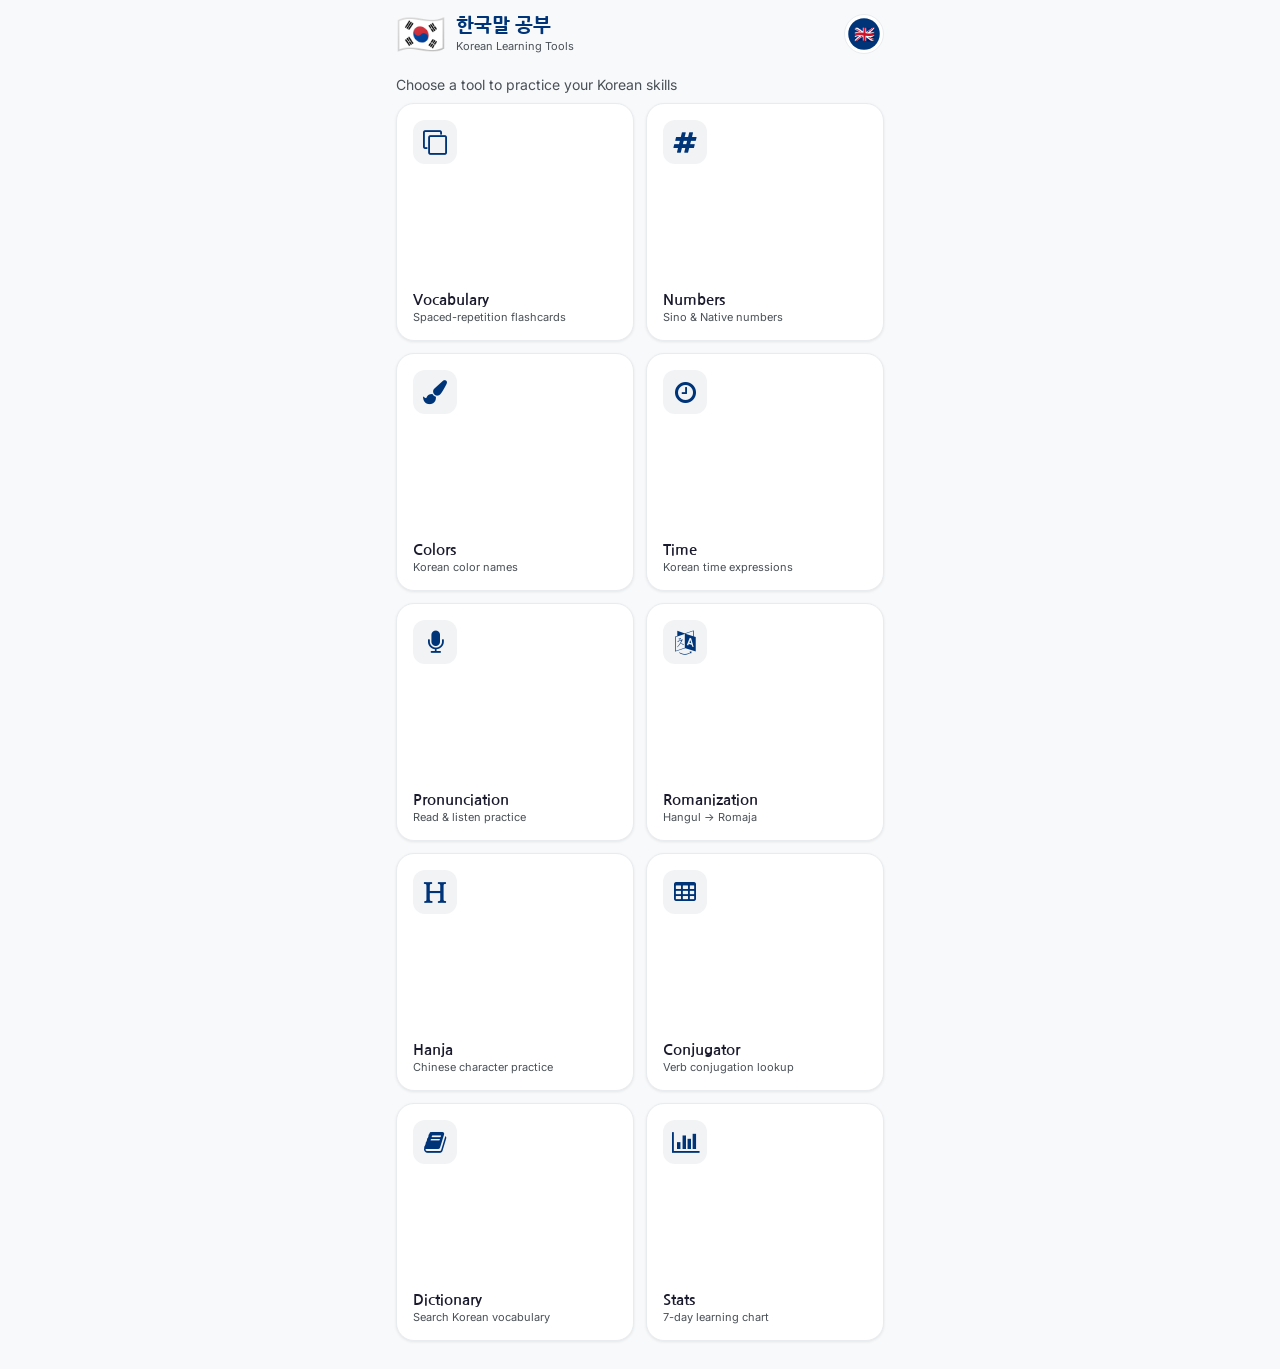
<file: index.html>
<!DOCTYPE html>
<html lang="en">
<head>
  <meta charset="UTF-8" />
  <meta name="viewport" content="width=device-width, initial-scale=1, viewport-fit=cover, maximum-scale=5" />
  <meta name="theme-color" content="#C60C30" />
  <meta name="description" content="Hangugeo — A Korean Learning Tool with dictionary, flashcards, numbers, colors, pronunciation, romanization, and hanja." />
  <title>한국말 공부 · Hangugeo</title>

  <!-- Google Fonts: Korean-capable fonts -->
  <link rel="preconnect" href="https://fonts.googleapis.com" />
  <link rel="preconnect" href="https://fonts.gstatic.com" crossorigin />
  <link href="https://fonts.googleapis.com/css2?family=Inter:wght@400;600;700;800&family=Nanum+Gothic:wght@400;700;800&family=Nanum+Myeongjo:wght@400;700;800&family=Noto+Serif+TC:wght@400;700&family=Yuji+Boku&display=swap" rel="stylesheet" />

  <!-- Font Awesome 4.7 (local) -->
  <link rel="stylesheet" href="assets/fonts/font-awesome.min.css" />

  <link rel="manifest" href="manifest.json" />
  <link rel="icon" type="image/svg+xml" href="assets/favicon.svg" />
  <link rel="apple-touch-icon" href="assets/hangugeo.png" />
  <link rel="stylesheet" href="assets/css/styles.css" />
</head>
<body>
  <div class="app">
    <!-- Header: brand + language selector -->
    <header class="header">
      <div class="brand" id="brand">
        <div class="logo">🇰🇷</div>
        <div>
          <div class="title">한국말 공부</div>
          <div class="subtitle" id="appSubtitle"></div>
        </div>
      </div>
      <div class="lang" id="langSel"></div>
    </header>

    <!-- Banners (data status + vocabulary queue lock) -->
    <div id="bannerHost"></div>

    <!-- Main routed view -->
    <main id="main"></main>
  </div>

  <!-- Hangul.js: Korean text processing (kept from original) -->
  <script src="assets/hangul.js"></script>

  <!-- Core libs (order matters) -->
  <script src="assets/js/i18n.js"></script>
  <script src="assets/js/icons.js"></script>
  <script src="assets/js/ui.js"></script>
  <script src="assets/js/store.js"></script>
  <script src="assets/js/tts.js"></script>
  <script src="assets/js/staticdata.js"></script>

  <!-- Hanja data: full character database + utils (272KB) -->
  <script src="assets/hanja-utils.js"></script>
  <script src="assets/hanja.js"></script>

  <!-- Full dictionary dataset (13,669 words, ~2MB) -->
  <script src="assets/hangugeo_data.js"></script>
  <script src="assets/js/lexicon.js"></script>

  <!-- App + modules -->
  <script src="assets/js/app.js"></script>
</body>
</html>
</file>
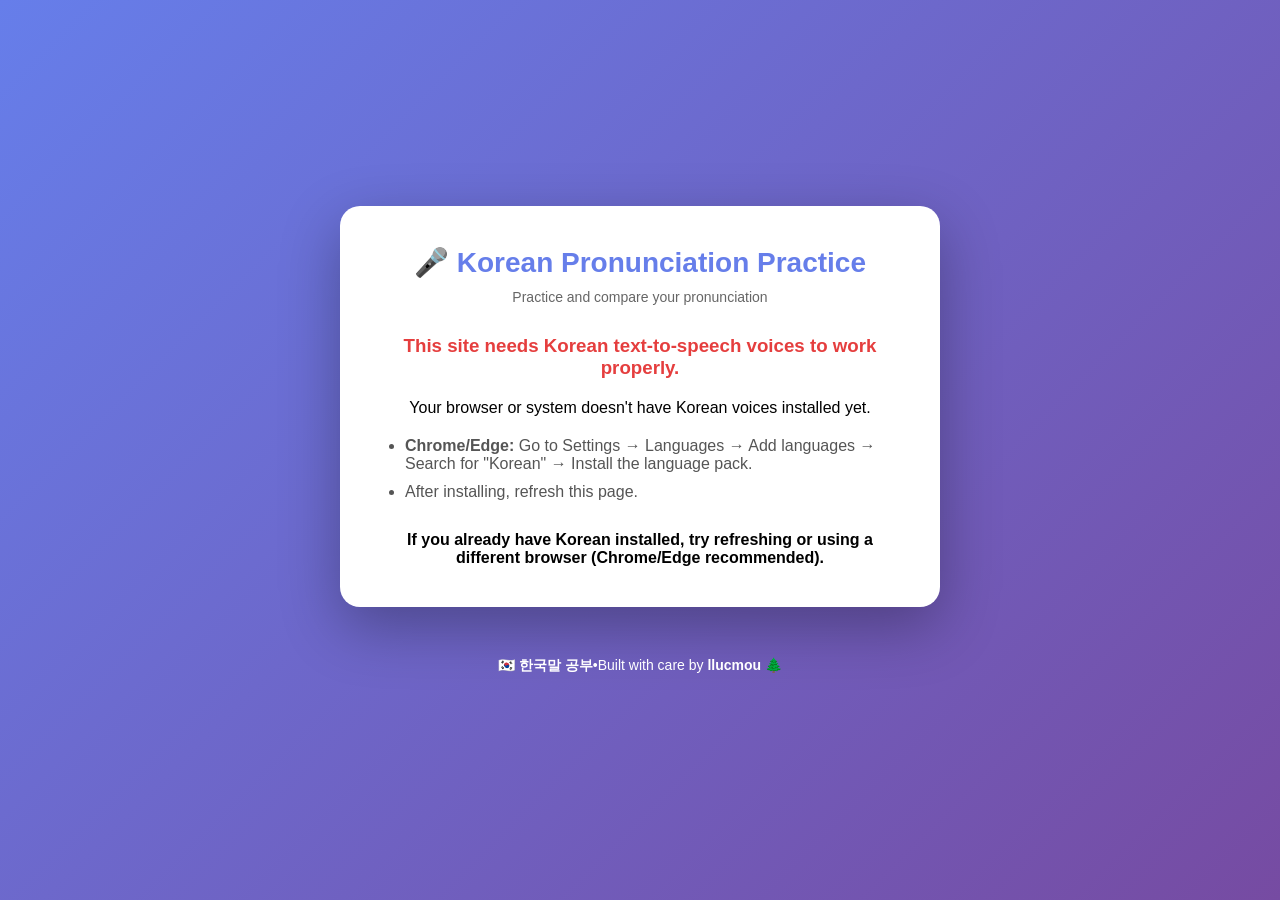
<file: pronunciation.html>
<!DOCTYPE html>
<html lang="en">
<head>
    <meta charset="UTF-8">
    <meta name="viewport" content="width=device-width, initial-scale=1.0">
    <title>Korean Pronunciation Practice</title>
    <link rel="preconnect" href="https://fonts.googleapis.com">
    <link rel="preconnect" href="https://fonts.gstatic.com" crossorigin>
    <link href="https://fonts.googleapis.com/css2?family=Nanum+Gothic:wght@400;700;800&family=Nanum+Myeongjo:wght@400;700;800&family=Song+Myung&family=Nanum+Pen+Script&display=swap" rel="stylesheet">
    <link rel="icon" href="data:image/svg+xml,<svg xmlns='http://www.w3.org/2000/svg' viewBox='0 0 100 100'><text y='.9em' font-size='85'>🎤</text></svg>">
    <style>
        * {
            margin: 0;
            padding: 0;
            box-sizing: border-box;
        }

        body {
            font-family: -apple-system, BlinkMacSystemFont, 'Segoe UI', sans-serif;
            background: linear-gradient(135deg, #667eea 0%, #764ba2 100%);
            min-height: 100vh;
            padding: 20px;
            display: flex;
            flex-direction: column;
            align-items: center;
            justify-content: center;
        }

        .container {
            background: white;
            border-radius: 20px;
            padding: 40px;
            max-width: 600px;
            width: 100%;
            box-shadow: 0 20px 60px rgba(0, 0, 0, 0.3);
        }

        h1 {
            text-align: center;
            color: #667eea;
            margin-bottom: 10px;
            font-size: 28px;
        }

        .subtitle {
            text-align: center;
            color: #666;
            margin-bottom: 30px;
            font-size: 14px;
        }

        .font-controls {
            display: flex;
            gap: 10px;
            margin-bottom: 25px;
        }

        select {
            flex: 1;
            padding: 12px;
            border: 2px solid #e2e8f0;
            border-radius: 8px;
            font-size: 14px;
            background: white;
            cursor: pointer;
            transition: border-color 0.3s ease;
        }

        select:hover {
            border-color: #667eea;
        }

        select:focus {
            outline: none;
            border-color: #667eea;
        }

        .visibility-toggle {
            width: 50px;
            height: 46px;
            padding: 0;
            border: 2px solid #e2e8f0;
            border-radius: 8px;
            background: white;
            font-size: 20px;
            cursor: pointer;
            transition: all 0.3s ease;
            display: flex;
            align-items: center;
            justify-content: center;
        }

        .visibility-toggle:hover {
            border-color: #667eea;
            background: #f7fafc;
        }

        .visibility-toggle.hidden {
            background: #edf2f7;
        }

        .word-display {
            background: linear-gradient(135deg, #f5e6d3 0%, #ede0ce 100%);
            box-shadow: inset 0 2px 8px rgba(0, 0, 0, 0.1);
            border-radius: 15px;
            padding: 40px;
            text-align: center;
            margin-bottom: 30px;
            min-height: 120px;
            display: flex;
            align-items: center;
            justify-content: center;
        }

        .korean-text {
            font-size: 48px;
            color: #464646;
            font-weight: bold;
            letter-spacing: 2px;
            font-family: 'Nanum Gothic', sans-serif;
            text-align: left;
            line-height: 1.5;
            width: 100%;
        }

        /* Font families for selector */
        .font-modern { font-family: 'Nanum Gothic', sans-serif; }
        .font-classic { font-family: 'Nanum Myeongjo', serif; }
        .font-brush { font-family: 'Song Myung', serif; }
        .font-cursive { font-family: 'Nanum Pen Script', cursive; }

        .control-group {
            margin-bottom: 25px;
        }

        .control-label {
            display: flex;
            justify-content: space-between;
            margin-bottom: 10px;
            color: #333;
            font-weight: 500;
        }

        .slider {
            width: 100%;
            height: 6px;
            border-radius: 5px;
            background: #ddd;
            outline: none;
            -webkit-appearance: none;
        }

        .slider::-webkit-slider-thumb {
            -webkit-appearance: none;
            appearance: none;
            width: 20px;
            height: 20px;
            border-radius: 50%;
            background: #667eea;
            cursor: pointer;
        }

        .slider::-moz-range-thumb {
            width: 20px;
            height: 20px;
            border-radius: 50%;
            background: #667eea;
            cursor: pointer;
            border: none;
        }

        .toggle-container {
            display: flex;
            align-items: center;
            justify-content: space-between;
            padding: 15px;
            background: #f7fafc;
            border-radius: 10px;
        }

        .toggle-label {
            color: #333;
            font-weight: 500;
            display: flex;
            flex-direction: column;
        }

        .toggle-description {
            font-size: 12px;
            color: #666;
            font-weight: 400;
            margin-top: 2px;
        }

        .toggle-switch {
            position: relative;
            width: 50px;
            height: 26px;
            background: #cbd5e0;
            border-radius: 13px;
            cursor: pointer;
            transition: background 0.3s ease;
        }

        .toggle-switch.active {
            background: #667eea;
        }

        .toggle-slider {
            position: absolute;
            top: 3px;
            left: 3px;
            width: 20px;
            height: 20px;
            background: white;
            border-radius: 50%;
            transition: transform 0.3s ease;
        }

        .toggle-switch.active .toggle-slider {
            transform: translateX(24px);
        }

        .button-group {
            display: grid;
            grid-template-columns: 1fr;
            gap: 8px;
            margin-bottom: 25px;
        }

        button {
            padding: 15px 25px;
            border: none;
            border-radius: 10px;
            font-size: 16px;
            font-weight: 600;
            cursor: pointer;
            transition: all 0.3s ease;
        }

        .btn-primary {
            background: #667eea;
            color: white;
        }

        .btn-primary:hover {
            background: #5568d3;
            transform: translateY(-2px);
            box-shadow: 0 5px 15px rgba(102, 126, 234, 0.4);
        }

        .btn-secondary {
            background: #48bb78;
            color: white;
        }

        .btn-secondary:hover {
            background: #38a169;
            transform: translateY(-2px);
            box-shadow: 0 5px 15px rgba(72, 187, 120, 0.4);
        }

        .btn-record {
            background: #f56565;
            color: white;
        }

        .btn-record:hover:not(:disabled) {
            background: #e53e3e;
            transform: translateY(-2px);
            box-shadow: 0 5px 15px rgba(245, 101, 101, 0.4);
        }

        .btn-record.recording {
            background: #fc8181;
            animation: pulse 1.5s infinite;
        }

        @keyframes pulse {
            0%, 100% { opacity: 1; }
            50% { opacity: 0.7; }
        }

        button:disabled {
            opacity: 0.5;
            cursor: not-allowed;
        }

        .recording-timer {
            text-align: center;
            color: #f56565;
            font-weight: 600;
            margin-top: 10px;
            font-size: 18px;
        }

        .info-box {
            background: #edf2f7;
            border-left: 4px solid #667eea;
            padding: 15px;
            border-radius: 5px;
            margin-top: 20px;
            font-size: 14px;
            color: #555;
        }

        .footer {
            margin-top: 30px;
            text-align: center;
            color: white;
            font-size: 14px;
            padding: 20px;
        }

        .footer a {
            color: white;
            text-decoration: none;
            font-weight: 600;
            transition: opacity 0.3s ease;
        }

        .footer a:hover {
            opacity: 0.8;
        }

        #deleteRecordingContainer a {
            transition: opacity 0.3s ease;
        }

        #deleteRecordingContainer a:hover {
            opacity: 0.7;
        }

        .setup-pending {
            text-align: center;
        }

        .setup-pending h3 {
            color: #e53e3e;
            margin-bottom: 20px;
        }

        .setup-pending ul {
            text-align: left;
            display: inline-block;
            color: #555;
            margin: 20px 0;
            padding-left: 25px;
        }

        .setup-pending li {
            margin-bottom: 10px;
        }

        .setup-pending, .setup-complete {
            display: none;
        }

        @media (min-width: 480px) {
             .button-group {
                grid-template-columns: 1fr 1fr 1fr;
                gap: 15px;
             }
        }
    </style>
</head>
<body>
    <div class="container">
        <h1>🎤 Korean Pronunciation Practice</h1>
        <p class="subtitle">Practice and compare your pronunciation</p>

        <div class="setup-pending">
            <h3>This site needs Korean text-to-speech voices to work properly.</h3>
            <p>Your browser or system doesn't have Korean voices installed yet.</p>
            <ul>
                <li><strong>Chrome/Edge:</strong> Go to Settings → Languages → Add languages → Search for "Korean" → Install the language pack.</li>
                <li>After installing, refresh this page.</li>
            </ul>
            <h4>If you already have Korean installed, try refreshing or using a different browser (Chrome/Edge recommended).</h4>
        </div>
        
        <div class="setup-complete">
            <div class="font-controls">
                <select id="fontSelector">
                    <option value="font-modern">Modern Font</option>
                    <option value="font-classic">Classic Font</option>
                    <option value="font-brush">Brush Font</option>
                    <option value="font-cursive">Cursive Font</option>
                </select>
                <button class="visibility-toggle" id="visibilityToggle">👁️‍🗨️</button>
            </div>

            <div class="word-display">
                <div class="korean-text" id="koreanWord">안녕하세요</div>
            </div>

            <div class="button-group">
                <button class="btn-primary" id="generateBtn">🎲 Generate</button>
                <button class="btn-record" id="recordBtn">🎤 Record</button>
                <button class="btn-secondary" id="listenBtn">🔊 Listen</button>
            </div>

            <div id="recordingTimer" class="recording-timer" style="display: none;">
                Recording: <span id="timerDisplay">0s</span>
            </div>

            <div id="deleteRecordingContainer" style="display: none; text-align: center; margin-top: 15px;">
                <a href="#" id="deleteRecording" style="color: #e53e3e; text-decoration: none; font-size: 14px;">Delete recording</a>
            </div>

            <div class="control-group">
                <div class="control-label">
                    <span>Number of phrases:</span>
                    <span id="phraseCountValue">1</span>
                </div>
                <input type="range" min="1" max="5" value="1" class="slider" id="phraseCount">
            </div>

            <div class="control-group">
                <div class="control-label">
                    <span>Speech speed:</span>
                    <span id="speedValue">0.8x</span>
                </div>
                <input type="range" min="0.5" max="2" step="0.1" value="0.8" class="slider" id="speedControl">
            </div>

            <div class="control-group">
                <div class="toggle-container" id="separationToggle">
                    <div class="toggle-label">
                        <span>Easier Separation</span>
                        <span class="toggle-description">Use full-width characters</span>
                    </div>
                    <div class="toggle-switch active" id="separationSwitch">
                        <div class="toggle-slider"></div>
                    </div>
                </div>
            </div>

            <div class="info-box">
                💡 <strong>Tip:</strong> Generate words, listen to TTS, record your pronunciation and compare the two audios to improve!
            </div>
        </div>
    </div>

    <div class="footer">
        <a href="index.html">🇰🇷 한국말 공부</a>ㅤ•ㅤBuilt with care by <a href="https://github.com/lluckymou" target="_blank">llucmou 🌲</a>
    </div>

    <script>
        // Data for sentence generation
        const DATA = {
            places: ['스타벅스', '마트', '대학교', '고등학교', '대학원', '초등학교', '중학교', '차도', '지하도', '기숙사', '슈퍼', '부엌', '거실', '도서관', '집', '아파트', '온실', '역', '성', '잔디밭', '경기장', '숲', '오두막', '카페', '회사', '회의실', '오피스', '카페테리아', '식당', '수업', '교실', '커피숍', '콘서트', '노래방', '디비디방', '맥도날드', '버거킹', '우체국', '주민센터', '지하철역', '한국 은행', '화장실', '방', '시장', '철창살', '경찰청', '바다', '해변', '욕실'],
            geographical: ['한국', '미국', '중국', '캐나다', '일본', '베트남', '러시아', '태국', '필리핀', '캄보디아', '인도네시아', '몽골', '말레이시아', '대만', '프랑스', '독일', '이탈리아', '스페인', '멕시코', '사우디아라비아', '영국', '브라질', '아프리카', '유럽', '애틀랜타', '보스턴', '부산', '서울', '시카고', '하와이', '뉴욕', '고향'],
            personHonorificSubject: ['간호사가', '경찰이', '사장님이', '의사가', '감독님이', '교수님이', '선생님이', '삼촌이', '아버지가', '어머니가', '아빠가', '엄마가', '할아버지가', '외할아버지가', '할머니가', '외할머니가', '고모가', '이모가', '외삼촌이', '큰 아빠가', '작은 아빠가', '가족이'],
            personHonorificTopic: ['간호사는', '경찰은', '사장님은', '의사는', '감독님은', '교수님은', '선생님은', '삼촌은', '아버지는', '어머니는', '아빠는', '엄마는', '할아버지는', '외할아버지는', '할머니는', '외할머니는', '고모는', '이모는', '외삼촌은', '큰 아빠는', '작은 아빠는', '가족은'],
            personSubject: ['과학자가', '군인이', '승무원이', '연구원이', '요리사가', '셰프가', '코치가', '학생이', '대학생이', '고등학생이', '대학원생이', '중학생이', '초등학생이', '배우가', '가수가', '디자이너가', '타자가', '마법사가', '딸이', '식구가', '그 사람이', '아이가', '애기가', '남편이', '남자가', '여자가', '한국 사람이', '한국인이', '미국 사람이', '미국인이', '중국 사람이', '중국인이', '캐나다 사람이', '캐나다인이', '일본 사람이', '일본인이', '베트남 사람이', '베트남인이', '러시아 사람이', '러시아인이', '태국 사람이', '태국인이', '필리핀 사람이', '필리핀인이', '캄보디아 사람이', '캄보디아인이', '인도네시아 사람이', '인도네시아인이', '몽골 사람이', '몽골인이', '말레이시아 사람이', '말레이시아인이', '대만 사람이', '대만인이', '프랑스 사람이', '프랑스인이', '독일 사람이', '독일인이', '이탈리아 사람이', '이탈리아인이', '스페인 사람이', '스페인인이', '멕시코 사람이', '멕시코인이', '사우디아라비아 사람이', '사우디아라비아인이', '친구가', '사람이', '사촌이', '외사촌이', '형이', '누나가', '오빠가', '언니가', '동생이', '여동생이', '남동생이', '바리스타가', '바텐더가', '남자친구가', '여자친구가', '영국 사람이', '영국인이', '호주 사람이', '호주인이', '아이돌이', '클럽 멤버가', '컴퓨터 프로그래머가', '천재가', '프로 게이머가', '인턴이', 'IT 컨설턴트가', '보안 전문가가', '기술자가', '룸메이트가', '형제가', '웨이터가', '조카가', '손자가', '손녀가', '사위가', '며느리가', '아내가', '자식이'],
            personTopic: ['과학자는', '군인은', '승무원은', '연구원은', '요리사는', '셰프는', '코치는', '학생은', '대학생은', '고등학생은', '대학원생은', '중학생은', '초등학생은', '배우는', '가수는', '디자이너는', '타자는', '마법사는', '딸은', '식구는', '그 사람은', '아이는', '애기는', '남편은', '남자는', '여자는', '한국 사람은', '한국인은', '미국 사람은', '미국인은', '중국 사람은', '중국인은', '캐나다 사람은', '캐나다인은', '일본 사람은', '일본인은', '베트남 사람은', '베트남인은', '러시아 사람은', '러시아인은', '태국 사람은', '태국인은', '필리핀 사람은', '필리핀인은', '캄보디아 사람은', '캄보디아인은', '인도네시아 사람은', '인도네시아인은', '몽골 사람은', '몽골인은', '말레이시아 사람은', '말레이시아인은', '대만 사람은', '대만인은', '프랑스 사람은', '프랑스인은', '독일 사람은', '독일인은', '이탈리아 사람은', '이탈리아인은', '스페인 사람은', '스페인인은', '멕시코 사람은', '멕시코인은', '사우디아라비아 사람은', '사우디아라비아인은', '친구는', '사람은', '사촌은', '외사촌은', '형은', '누나는', '오빠는', '언니는', '동생은', '여동생은', '남동생은', '바리스타는', '바텐더는', '남자친구는', '여자친구는', '영국 사람은', '영국인은', '호주 사람은', '호주인은', '아이돌은', '클럽 멤버는', '컴퓨터 프로그래머는', '천재는', '프로 게이머는', '인턴은', 'IT 컨설턴트는', '보안 전문가는', '기술자는', '룸메이트는', '형제는', '웨이터는', '조카는', '손자는', '손녀는', '사위는', '며느리는', '아내는', '자식은'],
            peopleHonorificSubject: ['간호사들이', '경찰들이', '사장님들이', '의사들이', '감독님들이', '교수님들이', '선생님들이', '삼촌들이', '아버지들이', '어머니들이', '아빠들이', '엄마들이', '할아버지들이', '외할아버지들이', '할머니들이', '외할머니들이', '고모들이', '이모들이', '외삼촌들이', '큰 아빠들이', '작은 아빠들이', '부모님이'],
            peopleHonorificTopic: ['간호사들은', '경찰들은', '사장님들은', '의사들은', '감독님들은', '교수님들은', '선생님들은', '삼촌들은', '아버지들은', '어머니들은', '아빠들은', '엄마들은', '할아버지들은', '외할아버지들은', '할머니들은', '외할머니들은', '고모들은', '이모들은', '외삼촌들은', '큰 아빠들은', '작은 아빠들은', '부모님은'],
            peopleSubject: ['과학자들이', '군인들이', '승무원들이', '연구원들이', '요리사들이', '셰프들이', '코치들이', '학생들이', '대학생들이', '고등학생들이', '대학원생들이', '중학생들이', '초등학생들이', '배우들이', '가수들이', '디자이너들이', '타자들이', '마법사들이', '딸들이', '식구가', '제가', '너가', '우리가', '그 사람들이', '아이들이', '애기들이', '남편들이', '남자들이', '여자들이', '한국 사람들이', '한국인들이', '미국 사람들이', '미국인들이', '중국 사람들이', '중국인들이', '캐나다 사람들이', '캐나다인들이', '일본 사람들이', '일본인들이', '베트남 사람들이', '베트남인들이', '러시아 사람들이', '러시아인들이', '태국 사람들이', '태국인들이', '필리핀 사람들이', '필리핀인들이', '캄보디아 사람들이', '캄보디아인들이', '인도네시아 사람들이', '인도네시아인들이', '몽골 사람들이', '몽골인들이', '말레이시아 사람들이', '말레이시아인들이', '대만 사람들이', '대만인들이', '프랑스 사람들이', '프랑스인들이', '독일 사람들이', '독일인들이', '이탈리아 사람들이', '이탈리아인들이', '스페인 사람들이', '스페인인들이', '멕시코 사람들이', '멕시코인들이', '사우디아라비아 사람들이', '사우디아라비아인들이', '친구들이', '사람들이', '사촌들이', '외사촌들이', '형들이', '누나들이', '오빠들이', '언니들이', '동생들이', '여동생들이', '남동생들이', '바리스타들이', '바텐더들이', '남자친구들이', '여자친구들이', '영국 사람들이', '영국인들이', '호주 사람들이', '호주인들이', '아이돌들이', '클럽 멤버들이', '컴퓨터 프로그래머들이', '천재들이', '프로 게이머들이', '인턴들이', 'IT 컨설턴트들이', '보안 전문가들이', '기술자들이', '룸메이트들이', '형제가', '웨이터들이', '조카들이', '손자들이', '손녀들이', '사위들이', '며느리들이', '아내들이', '자식들이'],
            peopleTopic: ['과학자들은', '군인들은', '승무원들은', '연구원들은', '요리사들은', '셰프들은', '코치들은', '학생들은', '대학생들은', '고등학생들은', '대학원생들은', '중학생들은', '초등학생들은', '배우들은', '가수들은', '디자이너들은', '타자들은', '마법사들은', '딸들은', '식구는', '저는', '너는', '우리는', '그 사람들은', '아이들은', '애기들은', '남편들은', '남자들은', '여자들은', '한국 사람들은', '한국인들은', '미국 사람들은', '미국인들은', '중국 사람들은', '중국인들은', '캐나다 사람들은', '캐나다인들은', '일본 사람들은', '일본인들은', '베트남 사람들은', '베트남인들은', '러시아 사람들은', '러시아인들은', '태국 사람들은', '태국인들은', '필리핀 사람들은', '필리핀인들은', '캄보디아 사람들은', '캄보디아인들은', '인도네시아 사람들은', '인도네시아인들은', '몽골 사람들은', '몽골인들은', '말레이시아 사람들은', '말레이시아인들은', '대만 사람들은', '대만인들은', '프랑스 사람들은', '프랑스인들은', '독일 사람들은', '독일인들은', '이탈리아 사람들은', '이탈리아인들은', '스페인 사람들은', '스페인인들은', '멕시코 사람들은', '멕시코인들은', '사우디아라비아 사람들은', '사우디아라비아인들은', '친구들은', '사람들은', '사촌들은', '외사촌들은', '형들은', '누나들은', '오빠들은', '언니들은', '동생들은', '여동생들은', '남동생들은', '바리스타들은', '바텐더들은', '남자친구들은', '여자친구들은', '영국 사람들은', '영국인들은', '호주 사람들은', '호주인들은', '아이돌들은', '클럽 멤버들은', '컴퓨터 프로그래머들은', '천재들은', '프로 게이머들은', '인턴들은', 'IT 컨설턴트들은', '보안 전문가들은', '기술자들은', '룸메이트들은', '형제은', '웨이터들은', '조카들은', '손자들은', '손녀들은', '사위들은', '며느리들은', '아내들은', '자식들은'],
            peopleHonorific: ['간호사', '경찰', '사장님', '의사', '감독님', '교수님', '선생님', '삼촌', '아버지', '어머니', '아빠', '엄마', '할아버지', '외할아버지', '할머니', '외할머니', '고모', '이모', '외삼촌', '큰 아빠', '작은 아빠', '부모님'],
            people: ['과학자', '군인', '승무원', '연구원', '요리사', '셰프', '코치', '학생', '대학생', '고등학생', '대학원생', '중학생', '초등학생', '배우', '가수', '디자이너', '타자', '마법사', '딸', '식구', '아이', '애기', '남편', '남자', '여자', '한국 사람', '한국인', '미국 사람', '미국인', '중국 사람', '중국인', '캐나다 사람', '캐나다인', '일본 사람', '일본인', '베트남 사람', '베트남인', '러시아 사람', '러시아인', '태국 사람', '태국인', '필리핀 사람', '필리핀인', '캄보디아 사람', '캄보디아인', '인도네시아 사람', '인도네시아인', '몽골 사람', '몽골인', '말레이시아 사람', '말레이시아인', '대만 사람', '대만인', '프랑스 사람', '프랑스인', '독일 사람', '독일인', '이탈리아 사람', '이탈리아인', '스페인 사람', '스페인인', '멕시코 사람', '멕시코인', '사우디 아라비아 사람', '사우디 아라비아인', '친구', '사람', '사촌', '외사촌', '형', '누나', '오빠', '언니', '동생', '여동생', '남동생', '바리스타', '바텐더', '남자친구', '여자친구', '영국 사람', '영국인', '호주 사람', '호주인', '아이돌', '클럽 멤버', '컴퓨터 프로그래머', '천재', '프로 게이머', '인턴', 'IT 컨설턴트', '보안 전문가', '기술자', '룸메이트', '형제', '웨이터', '조카', '손자', '선녀', '사위', '며느리', '아내', '자식']
        };

        // Helper to pick random item from array
        function pick(array) {
            return array[Math.floor(Math.random() * array.length)];
        }

        // Sentence Templates
        const TEMPLATES = [
            () => `${pick(DATA.places)}에서 일해요.`,
            () => `${pick(DATA.geographical)}에서 일해요.`,
            () => `${pick(DATA.places)}에 갈까요?`,
            () => `${pick(DATA.geographical)}에 갈까요?`,
            () => `${pick(DATA.places)}에 갈게요.`,
            () => `${pick(DATA.geographical)}에 갈게요.`,
            () => `${pick(DATA.places)}에 갈래요?`,
            () => `${pick(DATA.geographical)}에 갈래요?`,
            () => `저하고 ${pick(DATA.places)}에 같이 갈래요?`,
            () => `저하고 ${pick(DATA.geographical)}에 같이 갈래요?`,
            () => `${pick(DATA.places)}에 갈래요.`,
            () => `${pick(DATA.geographical)}에 갈래요.`,
            () => `저는 ${pick(DATA.places)}에서 왔어요.`,
            () => `저는 ${pick(DATA.geographical)}에서 왔어요.`,
            () => `왜 ${pick(DATA.places)}에 안 가세요? -비가 와서요.`,
            () => `어디서 출발해요? -${pick(DATA.places)}에서 출발해요.`,
            () => `어디서 출발해요? -${pick(DATA.geographical)}에서 출발해요.`,
            () => `어디서 와요? -${pick(DATA.places)}에서 와요.`,
            () => `어디서 와요? -${pick(DATA.geographical)}에서 와요.`,
            () => `${pick(DATA.places)}에 가세요?`,
            () => `${pick(DATA.geographical)}에 가세요?`,
            () => `내일 ${pick(DATA.places)}에 와요?`,
            () => `내일 ${pick(DATA.geographical)}에 와요?`,
            () => `${pick(DATA.places)}에 자주 가요?`,
            () => `${pick(DATA.geographical)}에 자주 가요?`,
            () => `어디서 배웠어요? -${pick(DATA.places)}에서요.`,
            () => `어디서 배웠어요? -${pick(DATA.geographical)}에서요.`,
            () => `${pick([...DATA.personHonorificSubject, ...DATA.personHonorificTopic])} ${pick(DATA.places)}에서 일하세요.`,
            () => `${pick([...DATA.personHonorificSubject, ...DATA.personHonorificTopic])} ${pick(DATA.geographical)}에서 일하세요.`,
            () => `${pick(DATA.personHonorificSubject)} 오실까요?`,
            () => `${pick([...DATA.personHonorificSubject, ...DATA.personHonorificTopic])} 지금 ${pick(DATA.places)}에 계세요.`,
            () => `${pick([...DATA.personHonorificSubject, ...DATA.personHonorificTopic])} 지금 ${pick(DATA.geographical)}에 계세요.`,
            () => `${pick(DATA.personHonorificSubject)} 안 계시네요.`,
            () => `${pick(DATA.personHonorificSubject)} 계시네요.`,
            () => `${pick(DATA.personHonorificSubject)} 아직 안 오셨어요.`,
            () => `${pick(DATA.personHonorificSubject)} 몇 살로 보이세요?`,
            () => `${pick([...DATA.peopleHonorificSubject, ...DATA.peopleHonorificTopic])} ${pick(DATA.places)}에서 일하세요.`,
            () => `${pick([...DATA.peopleHonorificSubject, ...DATA.peopleHonorificTopic])} ${pick(DATA.geographical)}에서 일하세요.`,
            () => `${pick(DATA.peopleHonorificSubject)} 오실까요?`,
            () => `${pick([...DATA.peopleHonorificSubject, ...DATA.peopleHonorificTopic])} 지금 ${pick(DATA.places)}에 계세요.`,
            () => `${pick([...DATA.peopleHonorificSubject, ...DATA.peopleHonorificTopic])} 지금 ${pick(DATA.geographical)}에 계세요.`,
            () => `${pick(DATA.peopleHonorificSubject)} 안 계시네요.`,
            () => `${pick(DATA.peopleHonorificSubject)} 계시네요.`,
            () => `${pick(DATA.peopleHonorificSubject)} 아직 안 오셨어요.`,
            () => `${pick(DATA.peopleHonorificSubject)} 몇 살로 보이세요?`,
            () => `${pick(DATA.peopleHonorific)} 몇 명 계세요?`,
            () => `${pick([...DATA.personSubject, ...DATA.personTopic])} ${pick(DATA.places)}에서 일해요.`,
            () => `${pick([...DATA.personSubject, ...DATA.personTopic])} ${pick(DATA.geographical)}에서 일해요.`,
            () => `${pick(DATA.personSubject)} 올까요?`,
            () => `${pick([...DATA.personSubject, ...DATA.personTopic])} 지금 ${pick(DATA.places)}에 있어요.`,
            () => `${pick([...DATA.personSubject, ...DATA.personTopic])} 지금 ${pick(DATA.geographical)}에 있어요.`,
            () => `${pick(DATA.personSubject)} 없네요.`,
            () => `${pick(DATA.personSubject)} 있네요.`,
            () => `${pick(DATA.personSubject)} 아직 안 왔어요.`,
            () => `${pick(DATA.personSubject)} 몇 살로 보여요?`,
            () => `${pick([...DATA.peopleSubject, ...DATA.peopleTopic])} ${pick(DATA.places)}에서 일해요.`,
            () => `${pick([...DATA.peopleSubject, ...DATA.peopleTopic])} ${pick(DATA.geographical)}에서 일해요.`,
            () => `${pick(DATA.peopleSubject)} 올까요?`,
            () => `${pick([...DATA.peopleSubject, ...DATA.peopleTopic])} 지금 ${pick(DATA.places)}에 있어요.`,
            () => `${pick([...DATA.peopleSubject, ...DATA.peopleTopic])} 지금 ${pick(DATA.geographical)}에 있어요.`,
            () => `${pick(DATA.peopleSubject)} 없네요.`,
            () => `${pick(DATA.peopleSubject)} 있네요.`,
            () => `${pick(DATA.peopleSubject)} 아직 안 왔어요.`,
            () => `${pick(DATA.peopleSubject)} 몇 살로 보여요?`,
            () => `${pick(DATA.people)} 몇 명 있어요?`
        ];

        // Variáveis globais
        let mediaRecorder;
        let audioChunks = [];
        let recordingInterval;
        let recordingSeconds = 0;
        const MAX_RECORDING_TIME = 60;
        let currentAudio = null;

        // Elementos do DOM
        const phraseCountSlider = document.getElementById('phraseCount');
        const phraseCountValue = document.getElementById('phraseCountValue');
        const speedSlider = document.getElementById('speedControl');
        const speedValue = document.getElementById('speedValue');
        const koreanWordDisplay = document.getElementById('koreanWord');
        const generateBtn = document.getElementById('generateBtn');
        const listenBtn = document.getElementById('listenBtn');
        const recordBtn = document.getElementById('recordBtn');
        const recordingTimer = document.getElementById('recordingTimer');
        const timerDisplay = document.getElementById('timerDisplay');
        const fontSelector = document.getElementById('fontSelector');
        const visibilityToggle = document.getElementById('visibilityToggle');
        const deleteRecordingContainer = document.getElementById('deleteRecordingContainer');
        const deleteRecording = document.getElementById('deleteRecording');
        const setupPending = document.querySelector('.setup-pending');
        const setupComplete = document.querySelector('.setup-complete');
        const separationToggle = document.getElementById('separationToggle');
        const separationSwitch = document.getElementById('separationSwitch');

        // Estado
        let currentText = '안녕하세요';
        let currentPhrasesList = ['안녕하세요'];
        let currentTtsText = '안녕하세요';
        let speechRate = 1.0;
        let currentFont = 'font-modern';
        let textVisible = true;
        let isRecording = false;
        let hasRecording = false;
        let hasKoreanVoice = false;
        let easierSeparationEnabled = true;

        // ─── Verifica se existe voz coreana no carregamento ───
        function checkKoreanVoiceSupport() {
            if (!('speechSynthesis' in window)) {
                console.warn("Web Speech API não suportada neste navegador.");
                return false;
            }

            const voices = window.speechSynthesis.getVoices();
            if (voices.length === 0) {
                // Em alguns navegadores as vozes carregam de forma assíncrona
                return new Promise(resolve => {
                    window.speechSynthesis.onvoiceschanged = () => {
                        const koreanVoices = window.speechSynthesis.getVoices()
                            .filter(v => v.lang.includes('ko') || v.lang === 'ko-KR');
                        resolve(koreanVoices.length > 0);
                    };
                });
            }

            const koreanVoices = voices.filter(v => v.lang.includes('ko') || v.lang === 'ko-KR');
            return koreanVoices.length > 0;
        }

        // Tenta detectar voz coreana e mostra a interface correta
        async function initializeApp() {
            hasKoreanVoice = await checkKoreanVoiceSupport();

            if (hasKoreanVoice) {
                setupPending.style.display = 'none';
                setupComplete.style.display = 'block';
            } else {
                setupPending.style.display = 'block';
                setupComplete.style.display = 'none';
            }
        }

        // Atualiza valores dos sliders
        phraseCountSlider.addEventListener('input', (e) => {
            const count = parseInt(e.target.value);
            phraseCountValue.textContent = count;
        });

        speedSlider.addEventListener('input', (e) => {
            speechRate = parseFloat(e.target.value);
            speedValue.textContent = speechRate.toFixed(1) + 'x';
        });

        // Seletor de fonte
        fontSelector.addEventListener('change', (e) => {
            koreanWordDisplay.classList.remove('font-modern', 'font-classic', 'font-brush', 'font-cursive');
            currentFont = e.target.value;
            koreanWordDisplay.classList.add(currentFont);
        });

        // Toggle de separação facilitada
        separationToggle.addEventListener('click', () => {
            easierSeparationEnabled = !easierSeparationEnabled;
            separationSwitch.classList.toggle('active');
            updateTexts();
        });

        // Toggle de visibilidade (mostrar/esconder texto)
        visibilityToggle.addEventListener('click', () => {
            textVisible = !textVisible;
            if (textVisible) {
                koreanWordDisplay.textContent = currentText;
                visibilityToggle.textContent = '👁️‍🗨️';
                visibilityToggle.classList.remove('hidden');
            } else {
                const hidden = currentText.replace(/[\uAC00-\uD7A3]/g, '＊');
                koreanWordDisplay.textContent = hidden;
                visibilityToggle.textContent = '💬';
                visibilityToggle.classList.add('hidden');
            }
        });

        const SEPARATORS = [
            { display: '．', tts: '. ' },
            { display: '：', tts: '. ' },
            { display: '；', tts: '. ' },
            { display: '，', tts: ', ' }
        ];

        function getRandomSeparator() {
            return SEPARATORS[Math.floor(Math.random() * SEPARATORS.length)];
        }

        // Gera palavras (agora com lista vazia, só placeholder)
        generateBtn.addEventListener('click', () => {
            const count = parseInt(phraseCountSlider.value);
            currentPhrasesList = [];
            for (let i = 0; i < count; i++) {
                const template = TEMPLATES[Math.floor(Math.random() * TEMPLATES.length)];
                currentPhrasesList.push(template());
            }

            updateTexts();
            clearRecording();
        });

        function updateTexts() {
            if (currentPhrasesList.length === 0) return;

            let displayText = "";
            let ttsText = "";

            for (let i = 0; i < currentPhrasesList.length; i++) {
                let phrase = currentPhrasesList[i];
                
                if (easierSeparationEnabled) {
                    // Display: Full-width conversion
                    let dPhrase = phrase.replace(/ /g, '\u3000')
                                        .replace(/-/g, '－')
                                        .replace(/\./g, '．')
                                        .replace(/,/g, '，')
                                        .replace(/\?/g, '？')
                                        .replace(/!/g, '！')
                                        .replace(/:/g, '：')
                                        .replace(/;/g, '；');
                    
                    // Remove space after full-width punctuation
                    dPhrase = dPhrase.replace(/([．，？！：；－])\u3000/g, '$1');
                    
                    // TTS: Spaces to commas for pauses
                    let tPhrase = phrase.replace(/-/g, '. ').replace(/ /g, ', ');

                    displayText += dPhrase;
                    ttsText += tPhrase;

                    if (i < currentPhrasesList.length - 1) {
                        const sep = getRandomSeparator();
                        displayText += sep.display; 
                        ttsText += sep.tts;
                    }
                } else {
                    // Normal mode
                    displayText += phrase;
                    ttsText += phrase;
                    
                    if (i < currentPhrasesList.length - 1) {
                        displayText += " ";
                        ttsText += " ";
                    }
                }
            }
            
            if (easierSeparationEnabled) {
                displayText = displayText.replace(/([．，？！：；－])[．，？！：；－]+/g, '$1');
            }

            currentText = displayText;
            currentTtsText = ttsText;

            if (textVisible) {
                koreanWordDisplay.textContent = currentText;
            } else {
                koreanWordDisplay.textContent = currentText.replace(/[\uAC00-\uD7A3]/g, '＊');
            }
        }

        // Limpa gravação anterior
        function clearRecording() {
            if (recordedAudioElement) {
                recordedAudioElement.pause();
                URL.revokeObjectURL(recordedAudioElement.src);
                recordedAudioElement = null;
            }
            recordedBlob = null;
            hasRecording = false;
            isRecording = false;
            audioChunks = [];
            recordBtn.textContent = '🎤 Record';
            recordBtn.classList.remove('recording');
            deleteRecordingContainer.style.display = 'none';
            recordingTimer.style.display = 'none';
        }

        // Fala usando Web Speech API (nativo)
        listenBtn.addEventListener('click', () => {
            if (window.speechSynthesis.speaking) {
                window.speechSynthesis.cancel();
                listenBtn.textContent = '🔊 Listen';
                return;
            }

            if (!('speechSynthesis' in window)) {
                alert("Seu navegador não suporta síntese de voz.");
                return;
            }

            window.speechSynthesis.cancel();

            const utterance = new SpeechSynthesisUtterance(currentTtsText);
            utterance.lang = 'ko-KR';
            utterance.rate = speechRate;

            // Tenta escolher uma voz coreana
            const voices = window.speechSynthesis.getVoices();
            const koreanVoice = voices.find(v => v.lang === 'ko-KR' || v.lang.includes('ko'));
            if (koreanVoice) {
                utterance.voice = koreanVoice;
            }

            utterance.onstart = () => listenBtn.textContent = '⏸️ Pause';
            utterance.onend = () => {
                listenBtn.textContent = '🔊 Listen';
                currentAudio = null;
            };
            utterance.onpause = () => listenBtn.textContent = '🔊 Listen';

            window.speechSynthesis.speak(utterance);
            currentAudio = utterance; // para controle (embora pause funcione diferente)
        });

        // Gravação de áudio
        let recordedBlob = null;
        let recordedAudioElement = null;

        recordBtn.addEventListener('click', async () => {
            if (isRecording) {
                stopRecording();
            } else if (hasRecording) {
                playRecording();
            } else {
                await startRecording();
            }
        });

        deleteRecording.addEventListener('click', (e) => {
            e.preventDefault();
            clearRecording();
        });

        async function startRecording() {
            try {
                const stream = await navigator.mediaDevices.getUserMedia({ audio: true });
                mediaRecorder = new MediaRecorder(stream, { mimeType: 'audio/webm' });
                audioChunks = [];
                recordingSeconds = 0;
                isRecording = true;

                mediaRecorder.ondataavailable = e => {
                    if (e.data.size > 0) audioChunks.push(e.data);
                };

                mediaRecorder.onstop = () => {
                    recordedBlob = new Blob(audioChunks, { type: 'audio/webm' });
                    if (recordedAudioElement) URL.revokeObjectURL(recordedAudioElement.src);
                    recordedAudioElement = new Audio(URL.createObjectURL(recordedBlob));

                    stream.getTracks().forEach(t => t.stop());

                    hasRecording = true;
                    recordBtn.textContent = '🗣️ Listen';
                    recordBtn.classList.remove('recording');
                    deleteRecordingContainer.style.display = 'block';
                };

                mediaRecorder.start();
                recordBtn.textContent = '⏹️ Stop';
                recordBtn.classList.add('recording');
                recordingTimer.style.display = 'block';

                recordingInterval = setInterval(() => {
                    recordingSeconds++;
                    timerDisplay.textContent = recordingSeconds + 's';
                    if (recordingSeconds >= MAX_RECORDING_TIME) stopRecording();
                }, 1000);

            } catch (err) {
                alert('Erro ao acessar o microfone. Verifique as permissões.');
                console.error(err);
                isRecording = false;
            }
        }

        function stopRecording() {
            if (mediaRecorder && mediaRecorder.state === 'recording') {
                mediaRecorder.stop();
                clearInterval(recordingInterval);
                isRecording = false;
                recordingTimer.style.display = 'none';
            }
        }

        function playRecording() {
            if (recordedAudioElement) {
                recordedAudioElement.currentTime = 0;
                recordedAudioElement.play().catch(err => console.error('Erro ao reproduzir:', err));
            }
        }

        window.addEventListener('load', async () => {
            await initializeApp();
            generateBtn.click();
        });
    </script>
</body>
</html>
</file>
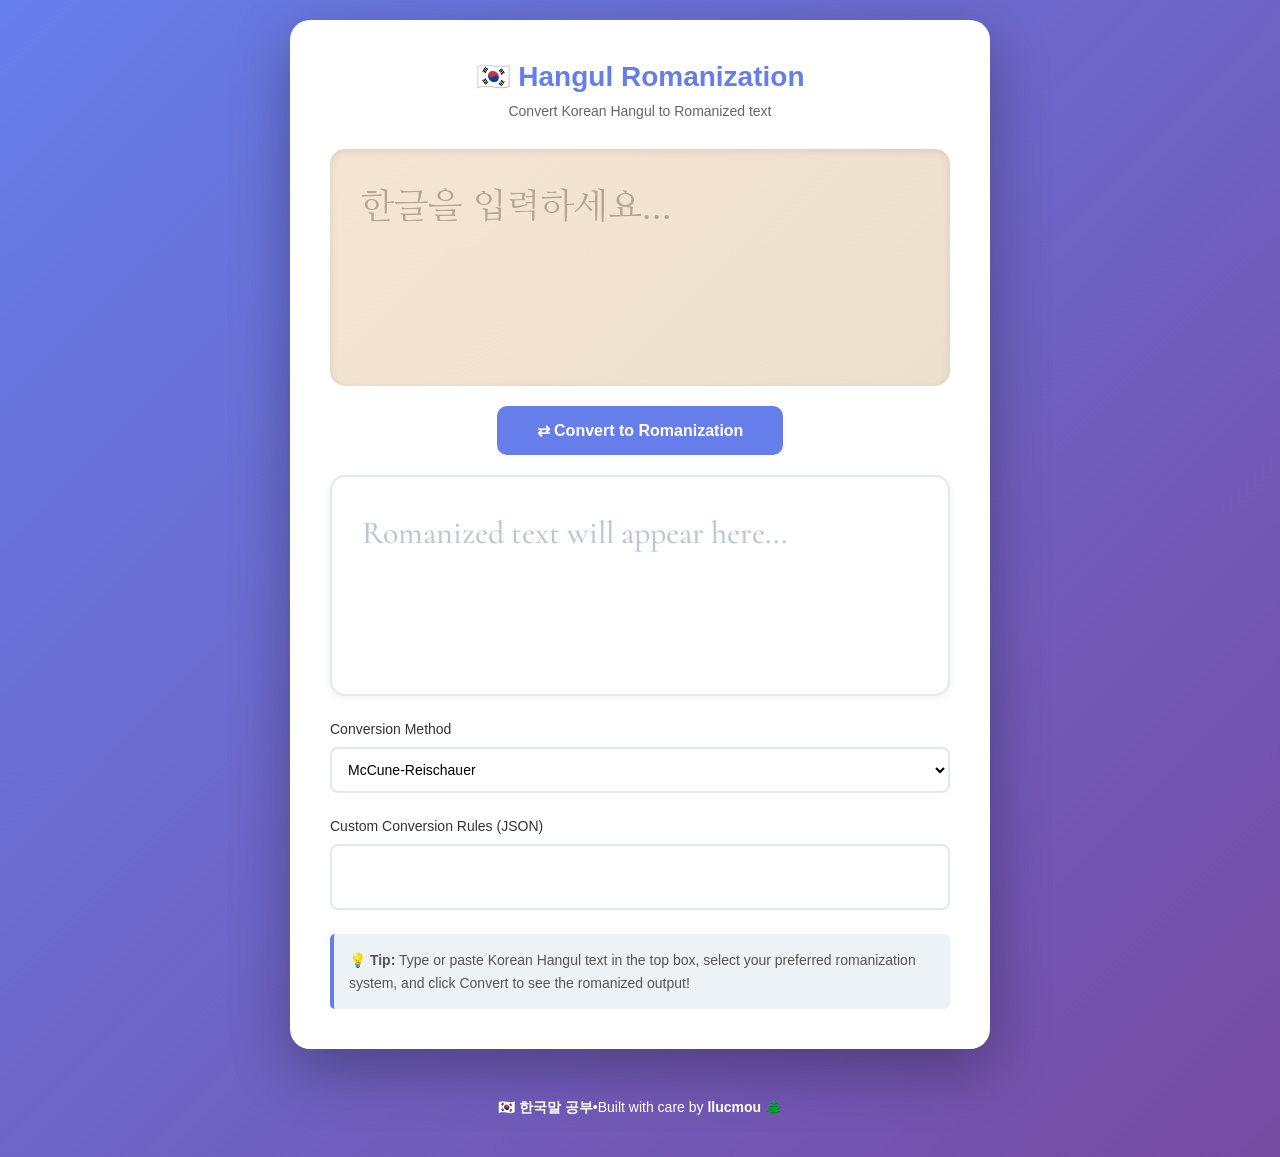
<file: romanization.html>
<!DOCTYPE html>
<html lang="en">
<head>
    <meta charset="UTF-8">
    <meta name="viewport" content="width=device-width, initial-scale=1.0">
    <title>Hangul Romanization</title>
    <link rel="preconnect" href="https://fonts.googleapis.com">
    <link rel="preconnect" href="https://fonts.gstatic.com" crossorigin>
    <link href="https://fonts.googleapis.com/css2?family=Nanum+Myeongjo:wght@400;700&family=Cormorant:wght@400;500;600&display=swap" rel="stylesheet">
    <link rel="icon" href="data:image/svg+xml,<svg xmlns='http://www.w3.org/2000/svg' viewBox='0 0 100 100'><text y='.9em' font-size='90'>한</text></svg>">
    <style>
        * {
            margin: 0;
            padding: 0;
            box-sizing: border-box;
        }

        body {
            font-family: -apple-system, BlinkMacSystemFont, 'Segoe UI', sans-serif;
            background: linear-gradient(135deg, #667eea 0%, #764ba2 100%);
            min-height: 100vh;
            padding: 20px;
            display: flex;
            flex-direction: column;
            align-items: center;
            justify-content: center;
        }

        .container {
            background: white;
            border-radius: 20px;
            padding: 40px;
            max-width: 700px;
            width: 100%;
            box-shadow: 0 20px 60px rgba(0, 0, 0, 0.3);
        }

        h1 {
            text-align: center;
            color: #667eea;
            margin-bottom: 10px;
            font-size: 28px;
        }

        .subtitle {
            text-align: center;
            color: #666;
            margin-bottom: 30px;
            font-size: 14px;
        }

        .input-display {
            background: linear-gradient(135deg, #f5e6d3 0%, #ede0ce 100%);
            border-radius: 15px;
            padding: 30px;
            margin-bottom: 20px;
            min-height: 120px;
            box-shadow: inset 0 2px 8px rgba(0, 0, 0, 0.1);
        }

        .hangul-input {
            width: 100%;
            background: transparent;
            border: none;
            outline: none;
            font-size: 36px;
            color: #4a4a4a;
            font-family: 'Nanum Myeongjo', serif;
            font-weight: 400;
            text-align: left;
            resize: none;
            line-height: 1.6;
            min-height: 80px;
        }

        .hangul-input::placeholder {
            color: #8b7d6b;
            opacity: 0.6;
        }

        .convert-button-wrapper {
            display: flex;
            justify-content: center;
            margin-bottom: 20px;
        }

        .btn-convert {
            padding: 15px 40px;
            border: none;
            border-radius: 10px;
            font-size: 16px;
            font-weight: 600;
            cursor: pointer;
            transition: all 0.3s ease;
            background: #667eea;
            color: white;
        }

        .btn-convert:hover {
            background: #5568d3;
            transform: translateY(-2px);
            box-shadow: 0 5px 15px rgba(102, 126, 234, 0.4);
        }

        .btn-convert:active {
            transform: translateY(0);
        }

        .output-display {
            background: #ffffff;
            border: 2px solid #e2e8f0;
            border-radius: 15px;
            padding: 30px;
            margin-bottom: 25px;
            min-height: 120px;
            box-shadow: 0 2px 8px rgba(0, 0, 0, 0.05);
        }

        .romanized-output {
            width: 100%;
            background: transparent;
            border: none;
            outline: none;
            font-size: 32px;
            color: #2d3748;
            font-family: 'Cormorant', serif;
            font-weight: 500;
            text-align: left;
            resize: none;
            line-height: 1.6;
            min-height: 80px;
        }

        .romanized-output::placeholder {
            color: #a0aec0;
            opacity: 0.7;
        }

        .control-group {
            margin-bottom: 25px;
        }

        .control-label {
            display: block;
            margin-bottom: 10px;
            color: #333;
            font-weight: 500;
            font-size: 14px;
        }

        select {
            width: 100%;
            padding: 12px;
            border: 2px solid #e2e8f0;
            border-radius: 8px;
            font-size: 14px;
            background: white;
            cursor: pointer;
            transition: border-color 0.3s ease;
            font-family: -apple-system, BlinkMacSystemFont, 'Segoe UI', sans-serif;
        }

        select:hover {
            border-color: #667eea;
        }

        select:focus {
            outline: none;
            border-color: #667eea;
        }

        .custom-rules-container {
            margin-top: 15px;
        }

        .custom-rules-container.visible {
            display: block;
        }

        .custom-rules-textarea {
            width: 100%;
            padding: 15px;
            border: 2px solid #e2e8f0;
            border-radius: 8px;
            font-size: 14px;
            font-family: 'Courier New', monospace;
            resize: none;
            max-height: 150px;
            transition: border-color 0.3s ease;
        }

        .custom-rules-textarea:hover {
            border-color: #667eea;
        }

        .custom-rules-textarea:focus {
            outline: none;
            border-color: #667eea;
        }

        .custom-rules-textarea::placeholder {
            color: #a0aec0;
        }

        .info-box {
            background: #edf2f7;
            border-left: 4px solid #667eea;
            padding: 15px;
            border-radius: 5px;
            margin-top: 20px;
            font-size: 14px;
            color: #555;
            line-height: 1.6;
        }

        .footer {
            margin-top: 30px;
            text-align: center;
            color: white;
            font-size: 14px;
            padding: 20px;
        }

        .footer a {
            color: white;
            text-decoration: none;
            font-weight: 600;
            transition: opacity 0.3s ease;
        }

        .footer a:hover {
            opacity: 0.8;
        }

        @media (max-width: 600px) {
            .container {
                padding: 25px;
            }

            h1 {
                font-size: 24px;
            }

            .hangul-input {
                font-size: 28px;
            }

            .romanized-output {
                font-size: 26px;
            }
        }
    </style>
</head>
<body>
    <div class="container">
        <h1>🇰🇷 Hangul Romanization</h1>
        <p class="subtitle">Convert Korean Hangul to Romanized text</p>

        <div class="input-display">
            <textarea 
                class="hangul-input" 
                id="hangulInput" 
                placeholder="한글을 입력하세요..."
                rows="3"
            ></textarea>
        </div>

        <div class="convert-button-wrapper">
            <button class="btn-convert" id="convertBtn">
                ⇄ Convert to Romanization
            </button>
        </div>

        <div class="output-display">
            <textarea 
                class="romanized-output" 
                id="romanizedOutput" 
                placeholder="Romanized text will appear here..."
                rows="3"
            ></textarea>
        </div>

        <div class="control-group">
            <label class="control-label" for="conversionMethod">Conversion Method</label>
            <select id="conversionMethod">
                <option value="mccune" selected>McCune-Reischauer</option>
                <option value="revised">Revised-like</option>
                <option value="wiri">Wiri-MR</option>
                <option value="custom">Custom</option>
            </select>
        </div>

        <div class="custom-rules-container" id="customRulesContainer">
            <label class="control-label" for="customRules">Custom Conversion Rules (JSON)</label>
            <textarea
                readonly
                class="custom-rules-textarea" 
                id="customRules"
            ></textarea>
        </div>

        <div class="info-box">
            💡 <strong>Tip:</strong> Type or paste Korean Hangul text in the top box, select your preferred romanization system, and click Convert to see the romanized output!
        </div>
    </div>

    <div class="footer">
        <a href="index.html">🇰🇷 한국말 공부</a>ㅤ•ㅤBuilt with care by <a href="https://github.com/lluckymou" target="_blank">llucmou 🌲</a>
    </div>

    <script src="hangul.js"></script>
    <script src="script.js"></script>

    <script>
        const conversionMethodSelect = document.getElementById('conversionMethod');
        const customRulesContainer = document.getElementById('customRulesContainer');
        const customRules = document.getElementById('customRules');

        const wiriJson = {
            "symbols": {
                "aspiration": "›",
                "pause": "."
            },
            "ㄱ": ["g̈", "k", "ng̈", "lg̈", "k"],
            "ㄲ": ["kk", "k", "ng̈", "lg̈", "k"],
            "ㄴ": ["n", "n", "n", "l", "n"],
            "ㄷ": ["d", "t", "n", "nn", "t"],
            "ㄸ": "tt",
            "ㄹ": ["r", "l", "l", "l", "l"],
            "ㅁ": ["m", "m", "m", "m", "m"],
            "ㅂ": ["b", "p", "m", "m", "p"],
            "ㅃ": "pp",
            "ㅅ": ["s", "t", "n", "t", "t"],
            "ㅆ": ["ss", "t", "n", "t", "t"],
            "ㅇ": ["", "ng̈", "ng̈", "ng̈", "ng̈"],
            "ㅈ": ["dj", "t", "n", "t", "t"],
            "ㅉ": "ttch",
            "ㅊ": ["tch›", "t", "n", "t", "t"],
            "ㅋ": ["k›", "k", "ng̈", "k", "k"],
            "ㅌ": ["t›", "t", "n", "t", "t"],
            "ㅍ": ["p›", "p", "m", "p", "p"],
            "ㅎ": ["h", "t", "n", "t", "t"],
            "ㅏ": ["", "á"],
            "ㅐ": ["", "é"],
            "ㅑ": "yá",
            "ㅒ": "yé",
            "ㅓ": ["", "ó"],
            "ㅔ": ["", "e"],
            "ㅕ": "yó",
            "ㅖ": "yê",
            "ㅗ": ["wá", "wé", "ôê", "ô"],
            "ㅛ": "yô",
            "ㅜ": ["wó", "wí", "wê", "ú"],
            "ㅠ": "yú",
            "ㅡ": ["âi", "i", "ê", "â"],
            "ㅣ": ["", "í"],
            "rieulChecker": "function(prev, fol, fol2) { if (this.isConsonant(prev)) return 'n'; if ((this.isVowel(prev) && this.isVowel(fol)) || (fol === 'ㅇ' || fol ==='ㅎ')) return 'r'; if (['ㄴ', 'ㄹ'].includes(prev)) return 'l'; if (this.notHangeul(prev)) return 'r'; return 'l'; }",
            "ieungChecker": "function(prev, fol, fol2) { if (this.isVowel(fol)) return ''; return 'ng̈'; }",
            "kiyeokChecker": "function(prev, fol, fol2) { if (['ㄴ', 'ㄹ', 'ㅁ'].includes(fol)) return 'ng̈'; if (this.isVowel(fol) || fol === 'ㅇ') return 'g̈'; return 'k'; }",
            "digeudChecker": "function(prev, fol, fol2) { if (['ㄴ', 'ㄹ', 'ㅁ'].includes(fol)) return 'n'; if (this.isVowel(fol) || fol === 'ㅇ') return 'd'; return 't'; }",
            "bieubChecker": "function(prev, fol, fol2) { if (['ㄴ', 'ㄹ', 'ㅁ'].includes(fol)) return 'm'; if (this.isVowel(fol) || fol === 'ㅇ') return 'b'; return 'p'; }",
            "nieunChecker": "function(prev, fol, fol2) { if (fol === 'ㄹ' || prev === 'ㄹ') return 'l'; return 'n'; }",
            "ieungChecker": "function(prev, fol, fol2) { if (this.isVowel(fol)) return ''; return 'ng̈'; }"
        };

        const revisedJson = {
            "symbols": {"aspiration":"","pause":""},
            "ㄱ":["g","k","ng","k","k"],
            "ㄲ":["kk","kk","ng","kk","kk"],
            "ㄴ":["n","n","m","l","n"],
            "ㄷ":["d","t","n","t","t"],
            "ㄸ":["tt","tt","tt","tt","tt"],
            "ㄹ":["r","l","l","l","l"],
            "ㅁ":"m",
            "ㅂ":["b","p","m","m","p"],
            "ㅃ":["pp","pp","pp","pp","pp"],
            "ㅅ":["s","t","n","t","t"],
            "ㅆ":["ss","ss","ss","ss","ss"],
            "ㅇ":["","ng","ng","ng","ng"],
            "ㅈ":["j","t","n","t","t"],
            "ㅉ":["jj","jj","jj","jj","jj"],
            "ㅊ":["ch","t","n","t","t"],
            "ㅋ":["k","k","ng","k","k"],
            "ㅌ":["t","t","n","t","t"],
            "ㅍ":["p","p","m","p","p"],
            "ㅎ":["h","","h","h","h"],
            "ㅏ":["","a"],
            "ㅐ":["","ae"],
            "ㅑ":"ya",
            "ㅒ":"yae",
            "ㅓ":["","eo"],
            "ㅔ":["","e"],
            "ㅕ":"yeo",
            "ㅖ":"ye",
            "ㅗ":["wa","wae","oe","o"],
            "ㅛ":"yo",
            "ㅜ":["wo","wi","we","u"],
            "ㅠ":"yu",
            "ㅡ":["eui","ui","ui","eu"],
            "ㅣ":["","i"],
            "rieulChecker": "function(prev, fol, fol2) { if (this.isConsonant(prev)) return 'n'; if ((this.isVowel(prev) && this.isVowel(fol)) || (fol === 'ㅇ' || fol ==='ㅎ')) return 'r'; if (['ㄴ', 'ㄹ'].includes(prev)) return 'l'; if (this.notHangeul(prev)) return 'r'; return 'l'; }",
            "ieungChecker": "function(prev, fol, fol2) { if (this.isVowel(fol)) return ''; return 'ng'; }",
            "kiyeokChecker": "function(prev, fol, fol2) { if (['ㄴ', 'ㄹ', 'ㅁ'].includes(fol)) return 'ng'; if (this.isVowel(fol) || fol === 'ㅇ') return 'g'; return 'k'; }",
            "digeudChecker": "function(prev, fol, fol2) { if (['ㄴ', 'ㄹ', 'ㅁ'].includes(fol)) return 'n'; if (this.isVowel(fol) || fol === 'ㅇ') return 'd'; return 't'; }",
            "bieubChecker": "function(prev, fol, fol2) { if (['ㄴ', 'ㄹ', 'ㅁ'].includes(fol)) return 'm'; if (this.isVowel(fol) || fol === 'ㅇ') return 'b'; return 'p'; }",
            "nieunChecker": "function(prev, fol, fol2) { if (fol === 'ㄹ' || prev === 'ㄹ') return 'l'; return 'n'; }",
            "ieungChecker": "function(prev, fol, fol2) { if (this.isVowel(fol)) return ''; return 'ng'; }"
        }

        conversionMethodSelect.addEventListener('change', function() {
            const method = this.value;

            if (method === 'wiri') {
                customRules.value = JSON.stringify(wiriJson, null, 2);
                customRules.readOnly = true;
                customRules.style.backgroundColor = "#f8f9fa";
            } 
            else if (method === 'revised') {
                customRules.value = JSON.stringify(revisedJson, null, 2);
                customRules.readOnly = true;
                customRules.style.backgroundColor = "#f8f9fa";
            } 
            else if (method === 'mccune') {
                customRules.value = '';
                customRules.readOnly = true;
                customRules.style.backgroundColor = "#f8f9fa";
            } 
            else if (method === 'custom') {
                customRules.readOnly = false;
                customRules.style.backgroundColor = "white";
            }

            customRules.style.height = 'auto';
            customRules.style.height = customRules.scrollHeight + 'px';
        });

        function autoResize(textarea) {
            textarea.style.height = 'auto';
            textarea.style.height = textarea.scrollHeight + 'px';
        }

        const hangulInput = document.getElementById('hangulInput');
        const romanizedOutput = document.getElementById('romanizedOutput');

        hangulInput.addEventListener('input', function() {
            autoResize(this);
        });
    </script>
</body>
</html>
</file>
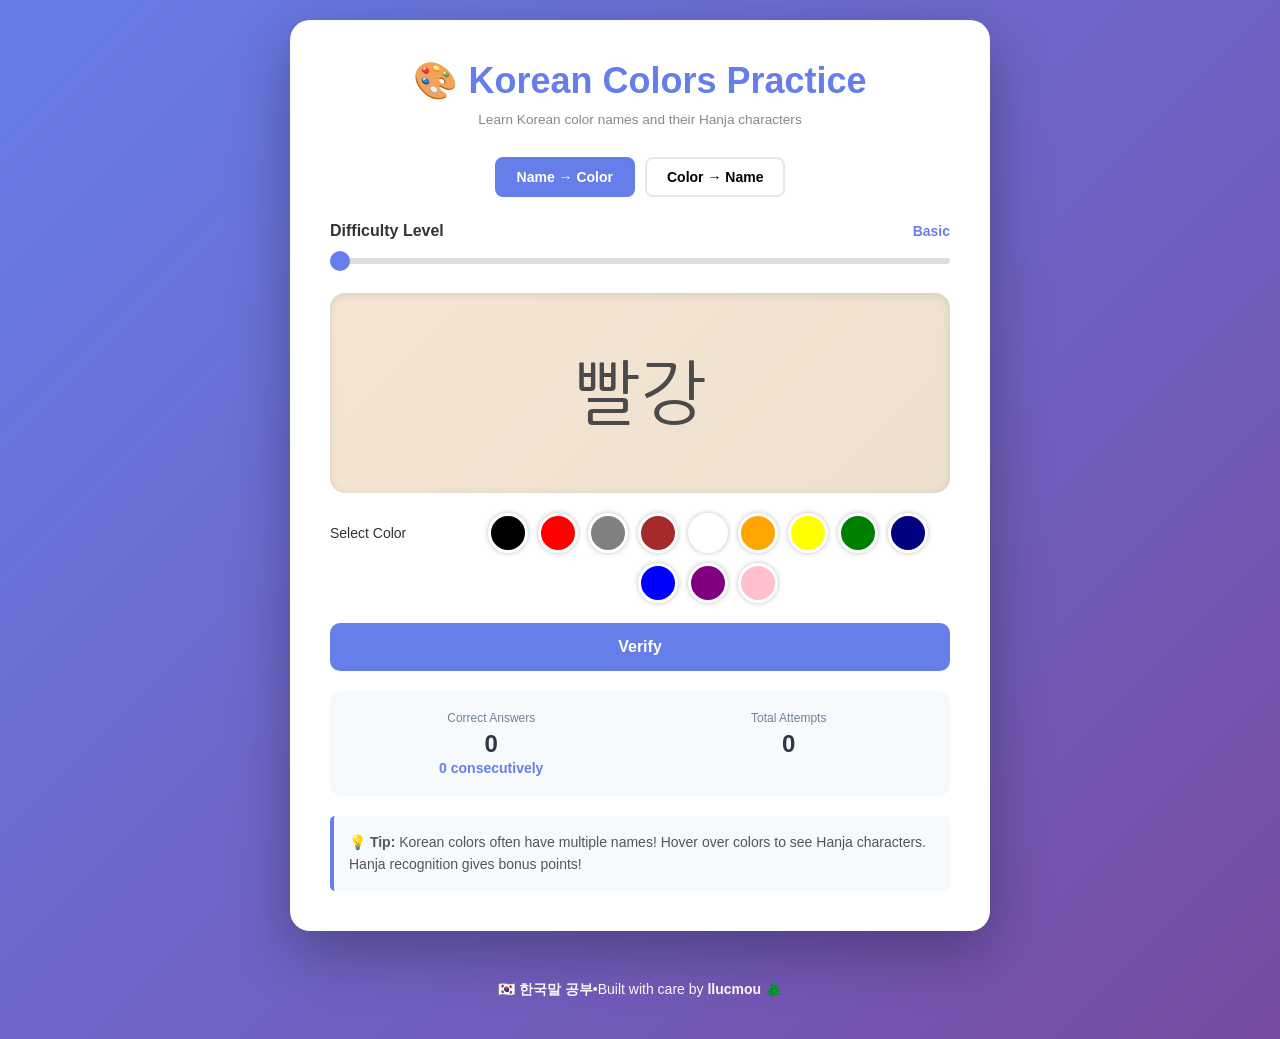
<file: apps/colors.html>
<!DOCTYPE html>
<html lang="en">
<head>
    <meta charset="UTF-8">
    <meta name="viewport" content="width=device-width, initial-scale=1.0">
    <title>Korean Colors Practice</title>
    <link rel="preconnect" href="https://fonts.googleapis.com">
    <link rel="preconnect" href="https://fonts.gstatic.com" crossorigin>
    <link href="https://fonts.googleapis.com/css2?family=Yuji+Boku&family=Noto+Serif+TC:wght@400;700&family=Song+Myung&family=Nanum+Gothic:wght@400;700&family=Nanum+Myeongjo:wght@400;700&display=swap" rel="stylesheet">
    <link rel="icon" href="data:image/svg+xml,<svg xmlns='http://www.w3.org/2000/svg' viewBox='0 0 100 100'><text y='.9em' font-size='90'>🎨</text></svg>">
    <link rel="stylesheet" href="../assets/config.css">
    <link rel="stylesheet" href="../assets/shared.css">
    <style>
        .mode-selector {
            display: flex;
            gap: 10px;
            margin-bottom: 25px;
            justify-content: center;
        }

        .difficulty-control {
            margin-bottom: 25px;
        }

        .difficulty-header {
            display: flex;
            justify-content: space-between;
            align-items: center;
            margin-bottom: 10px;
        }

        .difficulty-label {
            color: #333;
            font-weight: 600;
            font-size: 16px;
        }

        .difficulty-level {
            color: var(--primary-color);
            font-weight: 700;
            font-size: 14px;
        }

        .slider {
            width: 100%;
            height: 6px;
            border-radius: 5px;
            background: #ddd;
            outline: none;
            -webkit-appearance: none;
        }

        .slider::-webkit-slider-thumb {
            -webkit-appearance: none;
            appearance: none;
            width: 20px;
            height: 20px;
            border-radius: 50%;
            background: var(--primary-color);
            cursor: pointer;
        }

        .slider::-moz-range-thumb {
            width: 20px;
            height: 20px;
            border-radius: 50%;
            background: var(--primary-color);
            cursor: pointer;
            border: none;
        }

        .mode-btn {
            padding: 10px 20px;
            border: 2px solid var(--medium-gray);
            border-radius: 8px;
            background: white;
            font-size: 14px;
            font-weight: 600;
            cursor: pointer;
            transition: all 0.3s ease;
        }

        .mode-btn.active {
            border-color: var(--primary-color);
            background: var(--primary-color);
            color: white;
        }

        .mode-btn:hover {
            border-color: var(--primary-color);
        }

        .color-display {
            background: linear-gradient(135deg, #f5e6d3 0%, #ede0ce 100%);
            border-radius: 15px;
            padding: 40px;
            text-align: center;
            margin-bottom: 20px;
            min-height: 200px;
            display: flex;
            align-items: center;
            justify-content: center;
            box-shadow: inset 0 2px 8px rgba(0, 0, 0, 0.1);
            transition: transform 0.2s ease;
            position: relative;
        }

        .color-display:hover {
            transform: scale(1.02);
        }

        .color-controls {
            position: absolute;
            top: 16px;
            right: 16px;
            display: flex;
            align-items: center;
            justify-content: center;
            gap: 8px;
            opacity: 0;
            transition: opacity 0.3s ease;
        }

        .color-controls .control-btn:hover {
            opacity: 1;
        }

        @media (max-width: 600px) {
            .color-controls {
                opacity: 1;
            }
        }

        .color-options {
            display: flex;
            flex-wrap: wrap;
            gap: 10px;
            justify-content: center;
        }

        .color-option {
            width: 40px;
            height: 40px;
            border-radius: 50%;
            border: 3px solid white;
            cursor: pointer;
            transition: all 0.3s ease;
            box-shadow: 0 0px 5px rgba(0, 0, 0, 0.25);
        }

        .color-option:hover {
            transform: scale(1.1);
            box-shadow: 0 4px 8px rgba(0, 0, 0, 0.2);
        }

        .color-option.selected {
            border-color: #333;
            box-shadow: 0 0 0 3px rgba(0, 0, 0, 0.3);
        }

        .color-circle {
            width: 120px;
            height: 120px;
            border-radius: 50%;
            border: 4px solid white;
            box-shadow: 0 4px 12px rgba(0, 0, 0, 0.2);
            transition: transform 0.3s ease;
            opacity: 0;
            animation: fadeIn 0.5s ease forwards;
        }

        .color-circle:hover {
            transform: scale(1.05);
        }

        .color-name {
            font-size: 70px;
            color: #4a4a4a;
            font-family: 'Nanum Gothic', sans-serif;
            opacity: 0;
            animation: fadeIn 0.5s ease 0.2s forwards;
        }

        .hanja-tooltip {
            position: absolute;
            bottom: 10px;
            right: 10px;
            background: rgba(0, 0, 0, 0.8);
            color: white;
            padding: 5px 10px;
            border-radius: 5px;
            font-size: 12px;
            opacity: 0;
            pointer-events: none;
            transition: opacity 0.3s ease;
        }

        .color-display:hover .hanja-tooltip {
            opacity: 1;
        }

        @keyframes fadeIn {
            from {
                opacity: 0;
                transform: scale(0.9);
            }
            to {
                opacity: 1;
                transform: scale(1);
            }
        }

        .input-row {
            display: grid;
            grid-template-columns: 120px 1fr;
            gap: 15px;
            margin-bottom: 20px;
            align-items: start;
        }

        .input-label {
            color: #333;
            font-weight: 500;
            font-size: 14px;
            padding-top: 12px;
        }

        .input-field {
            font-size: 24px;
        }

        .control-buttons {
            display: flex;
            gap: 10px;
            justify-content: center;
            margin-bottom: 25px;
        }

        .control-btn {
            padding: 10px 20px;
            border: none;
            border-radius: 8px;
            font-size: 14px;
            font-weight: 600;
            cursor: pointer;
            transition: all 0.3s ease;
            background: var(--primary-color);
            color: white;
        }

        .control-btn:hover {
            background: #5568d3;
            transform: translateY(-1px);
        }

        .multiple-names {
            font-size: 12px;
            color: #666;
            margin-top: 5px;
        }
    </style>
</head>
<body>
    <div class="container">
        <button class="close-btn" onclick="window.location.href='../index.html'"></button>
        <h1>🎨 Korean Colors Practice</h1>
        <p class="subtitle">Learn Korean color names and their Hanja characters</p>

        <div class="mode-selector">
            <button class="mode-btn active" id="nameToColorBtn">Name → Color</button>
            <button class="mode-btn" id="colorToNameBtn">Color → Name</button>
        </div>

        <div class="difficulty-control">
            <div class="difficulty-header">
                <span class="difficulty-label">Difficulty Level</span>
                <span class="difficulty-level" id="difficultyLevel">Basic</span>
            </div>
            <input type="range" min="0" max="2" value="0" class="slider" id="difficultySlider">
        </div>

        <div class="color-display" id="colorDisplay">
            <div class="color-circle" id="colorCircle"></div>
            <div class="color-name" id="colorName"></div>
            <div class="hanja-tooltip" id="hanjaTooltip"></div>
            <div class="color-controls">
                <button class="control-btn" id="fontBtn">🖌️</button>
                <button class="control-btn middle" id="listenBtn">🔊</button>
                <button class="control-btn" id="resetBtn">♻️ Reset</button>
            </div>
        </div>

        <div class="input-row">
            <label class="input-label" id="inputLabel">Korean Name</label>
            <input 
                type="text" 
                class="input-field" 
                id="colorInput"
                placeholder="빨강"
            >
            <div id="colorOptionsContainer"></div>
        </div>

        <button class="btn" id="verifyBtn">Verify</button>

        <div class="stats-container">
            <div class="stat-item">
                <div class="stat-label">Correct Answers</div>
                <div class="stat-value" id="correctAnswers">0</div>
                <div class="stat-consecutive" id="consecutiveAnswers">0 consecutively</div>
            </div>
            <div class="stat-item">
                <div class="stat-label">Total Attempts</div>
                <div class="stat-value" id="totalAttempts">0</div>
            </div>
        </div>

        <div class="info-box">
            💡 <strong>Tip:</strong> Korean colors often have multiple names! Hover over colors to see Hanja characters. Hanja recognition gives bonus points!
        </div>
    </div>

    <div class="footer">
        <a href="../index.html">🇰🇷 한국말 공부</a>ㅤ•ㅤBuilt with care by <a href="https://github.com/lluckymou" target="_blank">llucmou 🌲</a>
    </div>

    <script>
        // Korean colors data with hanjas and English names
        const COLORS_DATA_BASIC = [
            { name: '빨강', english: 'Red', hanja: '赤色', color: '#FF0000', altNames: ['빨간색', '적색'] },
            { name: '파랑', english: 'Blue', hanja: '靑色', color: '#0000FF', altNames: ['파란색', '청색'] },
            { name: '노랑', english: 'Yellow', hanja: '黃色', color: '#FFFF00', altNames: ['노란색', '황색'] },
            { name: '초록', english: 'Green', hanja: '綠色', color: '#008000', altNames: ['초록색', '녹색'] },
            { name: '흰색', english: 'White', hanja: '白色', color: '#FFFFFF', altNames: ['하얀색', '백색'] },
            { name: '검정', english: 'Black', hanja: '黑色', color: '#000000', altNames: ['까만색', '흑색'] },
            { name: '회색', english: 'Gray', hanja: '灰色', color: '#808080', altNames: ['그레이'] },
            { name: '분홍', english: 'Pink', hanja: '粉紅色', color: '#FFC0CB', altNames: ['핑크'] },
            { name: '주황', english: 'Orange', hanja: '朱黃色', color: '#FFA500', altNames: ['오렌지'] },
            { name: '보라', english: 'Purple', hanja: '紫色', color: '#800080', altNames: ['보라색'] },
            { name: '갈색', english: 'Brown', hanja: '褐色', color: '#A52A2A', altNames: ['브라운'] },
            { name: '남색', english: 'Navy Blue', hanja: '藍色', color: '#000080', altNames: ['네이비'] }
        ];

        const COLORS_DATA_INTERMEDIATE = [
            { name: '하늘색', english: 'Sky Blue', hanja: '하늘色', color: '#87CEEB', altNames: ['스카이블루'] },
            { name: '연두', english: 'Light Green', hanja: '連綠', color: '#90EE90', altNames: ['연두색'] },
            { name: '청록', english: 'Teal', hanja: '靑綠', color: '#00CED1', altNames: ['청록색'] },
            { name: '연분홍', english: 'Light Pink', hanja: '淡粉紅', color: '#FFB6C1', altNames: ['라이트 핑크'] },
            { name: '진분홍', english: 'Hot Pink', hanja: '深粉紅', color: '#FF69B4', altNames: ['핫핑크'] },
            { name: '연보라', english: 'Lavender', hanja: '淡紫色', color: '#DDA0DD', altNames: ['라벤더'] },
            { name: '연회색', english: 'Light Gray', hanja: '淡灰色', color: '#D3D3D3', altNames: ['라이트 그레이'] },
            { name: '진회색', english: 'Dark Gray', hanja: '深灰色', color: '#4A4A4A', altNames: ['다크 그레이'] },
            { name: '베이지', english: 'Beige', hanja: '베이지色', color: '#F5F5DC', altNames: ['beige'] },
            { name: '크림색', english: 'Cream', hanja: '크림色', color: '#FFFDD0', altNames: ['cream', '아이보리'] },
            { name: '민트', english: 'Mint', hanja: '', color: '#98FB98', altNames: ['mint'] },
            { name: '올리브', english: 'Olive', hanja: '', color: '#808000', altNames: ['올리브'] },
            { name: '카키', english: 'Khaki', hanja: '', color: '#556B2F', altNames: ['카키'] },
            { name: '금색', english: 'Gold', hanja: '金色', color: '#FFD700', altNames: ['골드'] },
            { name: '은색', english: 'Silver', hanja: '銀色', color: '#C0C0C0', altNames: ['실버'] }
        ];

        const COLORS_DATA_ADVANCED = [
            { name: '살구색', english: 'Apricot', hanja: '살구色', color: '#FBCEB1', altNames: [] },
            { name: '귤색', english: 'Tangerine', hanja: '귤色', color: '#FF8C00', altNames: ['귤'] },
            { name: '연노랑', english: 'Light Yellow', hanja: '淡黃色', color: '#FFFFE0', altNames: ['레몬색'] },
            { name: '주홍', english: 'Scarlet', hanja: '朱紅', color: '#FF4500', altNames: ['주홍색'] },
            { name: '자주', english: 'Reddish Purple', hanja: '紫朱色', color: '#C71585', altNames: ['자주색'] },
            { name: '자줏빛', english: 'Deep Purple', hanja: '紫朱', color: '#9932CC', altNames: ['딥 퍼플'] },
            { name: '밤색', english: 'Chestnut', hanja: '栗色', color: '#8B4513', altNames: [] },
            { name: '코랄', english: 'Coral', hanja: '', color: '#FF7F50', altNames: ['coral'] },
            { name: '머스타드', english: 'Mustard', hanja: '', color: '#FFDB58', altNames: ['머스타드'] },
            { name: '와인색', english: 'Burgundy', hanja: '', color: '#722F37', altNames: ['버건디'] },
            { name: '라임', english: 'Lime', hanja: '', color: '#32CD32', altNames: ['lime'] },
            { name: '감색', english: 'Navy Blue', hanja: '紺色', color: '#2F4F4F', altNames: ['다크 네이비'] }
        ];

        // Progressive difficulty levels (cumulative)
        const COLORS_DATA = {
            basic: COLORS_DATA_BASIC,
            intermediate: [...COLORS_DATA_BASIC, ...COLORS_DATA_INTERMEDIATE],
            advanced: [...COLORS_DATA_BASIC, ...COLORS_DATA_INTERMEDIATE, ...COLORS_DATA_ADVANCED]
        };

        // State
        let currentMode = 'nameToColor'; // 'nameToColor' or 'colorToName'
        let currentColor = null;
        let selectedColor = null;
        let currentDifficultyIndex = 0;
        const DIFFICULTY_LEVELS = ['basic', 'intermediate', 'advanced'];
        const DIFFICULTY_LABELS = ['Basic', 'Intermediate', 'Advanced'];
        let stats = {
            correct: 0,
            consecutive: 0,
            total: 0
        };

        // DOM Elements
        const nameToColorBtn = document.getElementById('nameToColorBtn');
        const colorToNameBtn = document.getElementById('colorToNameBtn');
        const colorDisplayEl = document.getElementById('colorDisplay');
        const colorCircle = document.getElementById('colorCircle');
        const colorName = document.getElementById('colorName');
        const hanjaTooltip = document.getElementById('hanjaTooltip');
        const colorInput = document.getElementById('colorInput');
        const colorOptionsContainer = document.getElementById('colorOptionsContainer');
        const inputLabel = document.getElementById('inputLabel');
        const listenBtn = document.getElementById('listenBtn');
        const resetBtn = document.getElementById('resetBtn');
        const fontBtn = document.getElementById('fontBtn');
        const verifyBtn = document.getElementById('verifyBtn');
        const correctAnswersEl = document.getElementById('correctAnswers');
        const consecutiveAnswersEl = document.getElementById('consecutiveAnswers');
        const totalAttemptsEl = document.getElementById('totalAttempts');
        const difficultySlider = document.getElementById('difficultySlider');
        const difficultyLevel = document.getElementById('difficultyLevel');

        // Font switching (standardized across apps)
        let currentFontIndex = 0;
        const hanjaFonts = ['Yuji Boku', 'Noto Serif TC', 'Song Myung'];
        const koreanFonts = ['Song Myung', 'Nanum Myeongjo', 'Nanum Gothic'];

        // Initialize
        function init() {
            updateDisplay();
            updateStats();
        }

        // Convert hex color to HSL and get hue (0-360)
        function hexToHue(hex) {
            const r = parseInt(hex.slice(1, 3), 16) / 255;
            const g = parseInt(hex.slice(3, 5), 16) / 255;
            const b = parseInt(hex.slice(5, 7), 16) / 255;

            const max = Math.max(r, g, b);
            const min = Math.min(r, g, b);
            let h = 0;

            if (max !== min) {
                const d = max - min;
                switch (max) {
                    case r: h = ((g - b) / d + (g < b ? 6 : 0)) / 6; break;
                    case g: h = ((b - r) / d + 2) / 6; break;
                    case b: h = ((r - g) / d + 4) / 6; break;
                }
            }
            return h * 360;
        }

        // Generate random color based on difficulty
        function generateColor() {
            const difficultyLevel = DIFFICULTY_LEVELS[currentDifficultyIndex];
            const colorPool = COLORS_DATA[difficultyLevel];
            return colorPool[Math.floor(Math.random() * colorPool.length)];
        }

        // Select color option
        function selectColor(colorName) {
            selectedColor = colorName;
            
            // Remove previous selection
            document.querySelectorAll('.color-option').forEach(option => {
                option.classList.remove('selected');
            });
            
            // Add selection to clicked option
            event.target.classList.add('selected');
        }

        // Update display
        function updateDisplay() {
            currentColor = generateColor();
            
            // Clear previous options
            colorOptionsContainer.innerHTML = '';
            
            if (currentMode === 'nameToColor') {
                colorCircle.style.display = 'none';
                colorName.textContent = currentColor.name;
                inputLabel.textContent = 'Select Color';
                colorInput.style.display = 'none';
                hanjaTooltip.textContent = currentColor.hanja || '';
                
                // Create color options in the input row
                const optionsDiv = document.createElement('div');
                optionsDiv.className = 'color-options';
                
                // Shuffle colors for variety
                const difficultyLevel = DIFFICULTY_LEVELS[currentDifficultyIndex];
                const colorPool = COLORS_DATA[difficultyLevel];
                const shuffledColors = [...colorPool].sort(() => Math.random() - 0.5);
                
                // Sort by hue for better color ordering
                const sortedByHue = shuffledColors.sort((a, b) => hexToHue(a.color) - hexToHue(b.color));
                
                sortedByHue.forEach(color => {
                    const option = document.createElement('div');
                    option.className = 'color-option';
                    option.style.backgroundColor = color.color;
                    option.dataset.color = color.name;
                    option.title = color.english;
                    option.addEventListener('click', () => selectColor(color.name));
                    optionsDiv.appendChild(option);
                });
                
                colorOptionsContainer.appendChild(optionsDiv);
            } else {
                colorCircle.style.display = '';
                colorCircle.style.backgroundColor = currentColor.color;
                colorName.textContent = '';
                inputLabel.textContent = 'Korean Name';
                colorInput.style.display = 'block';
                colorInput.placeholder = '빨강';
                colorInput.value = '';
                hanjaTooltip.textContent = currentColor.hanja || '';
            }
            
            // Reset animations
            colorCircle.style.animation = 'none';
            colorName.style.animation = 'none';
            setTimeout(() => {
                colorCircle.style.animation = 'fadeIn 0.5s ease forwards';
                colorName.style.animation = 'fadeIn 0.5s ease 0.2s forwards';
            }, 10);
        }

        // Font switching on button click
        fontBtn.addEventListener('click', function() {
            currentFontIndex = (currentFontIndex + 1) % hanjaFonts.length;
            const fontFamily = `'${koreanFonts[currentFontIndex]}', serif`;
            colorName.style.fontFamily = fontFamily;
            colorInput.style.fontFamily = fontFamily;
        });

        // Event listeners
        nameToColorBtn.addEventListener('click', function() {
            currentMode = 'nameToColor';
            nameToColorBtn.classList.add('active');
            colorToNameBtn.classList.remove('active');
            updateDisplay();
        });

        colorToNameBtn.addEventListener('click', function() {
            currentMode = 'colorToName';
            colorToNameBtn.classList.add('active');
            nameToColorBtn.classList.remove('active');
            updateDisplay();
        });

        difficultySlider.addEventListener('input', function() {
            currentDifficultyIndex = parseInt(this.value);
            difficultyLevel.textContent = DIFFICULTY_LABELS[currentDifficultyIndex];
            updateDisplay();
        });

        listenBtn.addEventListener('click', function() {
            const text = currentMode === 'nameToColor' ? currentColor.name : currentColor.name;
            const utterance = new SpeechSynthesisUtterance(text);
            utterance.lang = 'ko-KR';
            speechSynthesis.speak(utterance);
        });

        resetBtn.addEventListener('click', function() {
            if (event.shiftKey || confirm('Reset all scores?')) {
                stats.correct = 0;
                stats.consecutive = 0;
                stats.total = 0;
                updateStats();
                updateDisplay();
            }
        });

        verifyBtn.addEventListener('click', function() {
            let correct = false;
            let bonus = false;
            
            if (currentMode === 'nameToColor') {
                // Check selected color
                if (selectedColor) {
                    const expectedColors = [currentColor.name, ...currentColor.altNames];
                    correct = expectedColors.some(name => name.toLowerCase() === selectedColor.toLowerCase());
                }
            } else {
                const input = colorInput.value.trim().toLowerCase();
                // Input should be Korean name
                const expectedNames = [currentColor.name, ...currentColor.altNames];
                correct = expectedNames.some(name => name.toLowerCase() === input);
                
                // Check for Hanja bonus (only if hanja exists and is not empty)
                if (correct && currentColor.hanja && input === currentColor.hanja) {
                    bonus = true;
                }
            }
            
            stats.total++;
            if (correct) {
                stats.correct += bonus ? 2 : 1;
                stats.consecutive++;
                if (currentMode === 'nameToColor') {
                    // Highlight correct option
                    document.querySelectorAll('.color-option').forEach(option => {
                        if (option.dataset.color === currentColor.name) {
                            option.style.borderColor = 'green';
                            option.style.boxShadow = '0 0 0 3px rgba(0, 255, 0, 0.3)';
                        }
                    });
                } else {
                    colorInput.style.borderColor = 'green';
                }
            } else {
                stats.consecutive = 0;
                if (currentMode === 'nameToColor') {
                    // Highlight wrong selection in red
                    document.querySelectorAll('.color-option.selected').forEach(option => {
                        option.style.borderColor = 'red';
                        option.style.boxShadow = '0 0 0 3px rgba(255, 0, 0, 0.3)';
                    });
                    // Show correct answer in green
                    document.querySelectorAll('.color-option').forEach(option => {
                        if (option.dataset.color === currentColor.name) {
                            option.style.borderColor = '#22c55e';
                            option.style.boxShadow = '0 0 0 3px rgba(34, 197, 94, 0.3)';
                        }
                    });
                } else {
                    colorInput.style.borderColor = 'red';
                }
            }
            
            updateStats();
            setTimeout(() => {
                selectedColor = null;
                if (currentMode === 'nameToColor') {
                    document.querySelectorAll('.color-option').forEach(option => {
                        option.classList.remove('selected');
                        option.style.borderColor = 'white';
                        option.style.boxShadow = '0 2px 4px rgba(0, 0, 0, 0.1)';
                    });
                } else {
                    colorInput.value = '';
                    colorInput.style.borderColor = 'var(--medium-gray)';
                }
                updateDisplay();
            }, 1500);
        });

        function updateStats() {
            correctAnswersEl.textContent = stats.correct;
            consecutiveAnswersEl.textContent = `${stats.consecutive} consecutively`;
            totalAttemptsEl.textContent = stats.total;
        }

        init();
    </script>
</body>
</html>
</file>
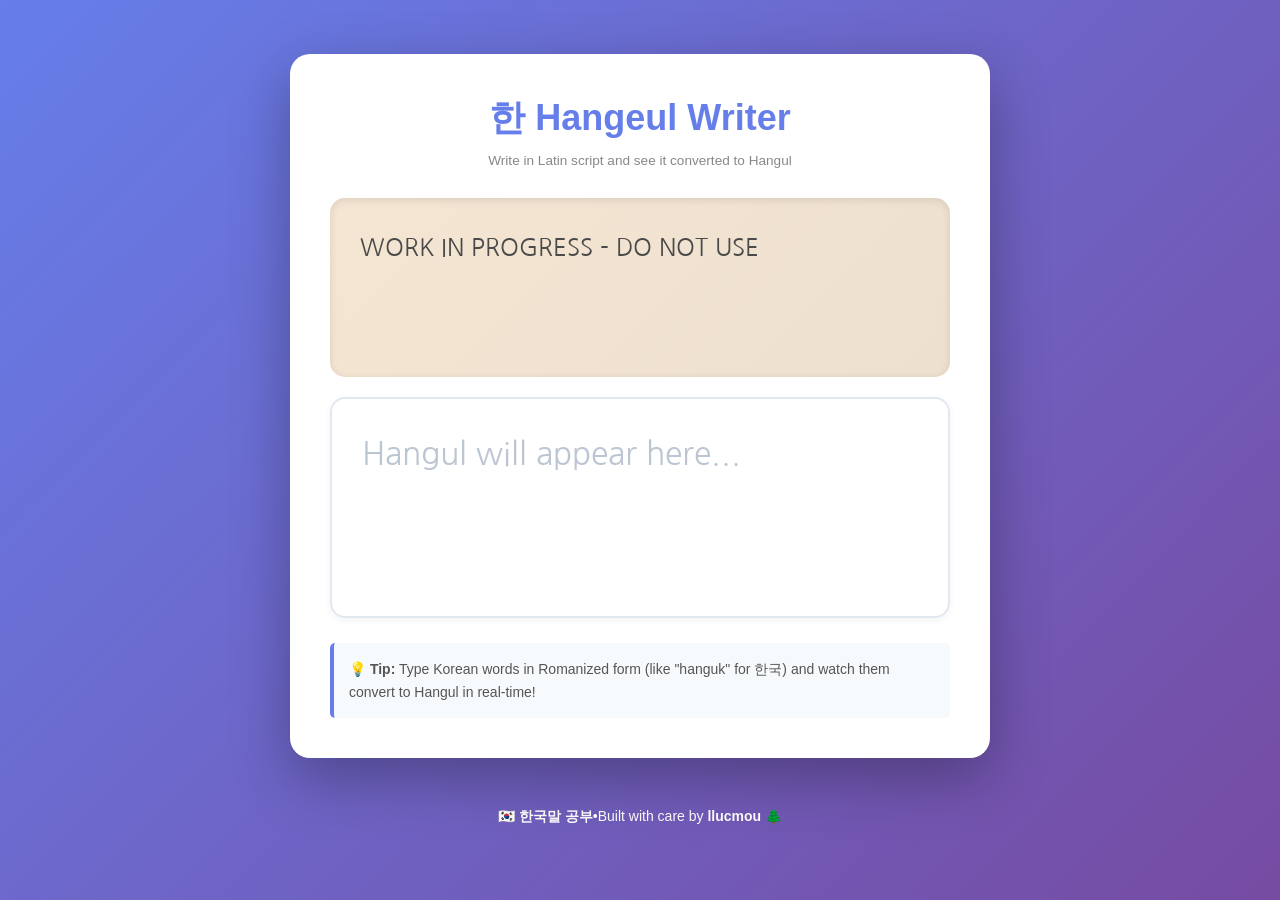
<file: apps/hangeul-writer.html>
<!DOCTYPE html>
<html lang="en">
<head>
    <meta charset="UTF-8">
    <meta name="viewport" content="width=device-width, initial-scale=1.0">
    <title>Hangeul Writer</title>
    <link rel="preconnect" href="https://fonts.googleapis.com">
    <link rel="preconnect" href="https://fonts.gstatic.com" crossorigin>
    <link href="https://fonts.googleapis.com/css2?family=Nanum+Gothic:wght@400;700;800&display=swap" rel="stylesheet">
    <link rel="icon" href="data:image/svg+xml,<svg xmlns='http://www.w3.org/2000/svg' viewBox='0 0 100 100'><text y='.9em' font-size='90'>한</text></svg>">
    <link rel="stylesheet" href="../assets/config.css">
    <link rel="stylesheet" href="../assets/shared.css">
    <style>
        .input-display {
            background: linear-gradient(135deg, #f5e6d3 0%, #ede0ce 100%);
            border-radius: 15px;
            padding: 30px;
            margin-bottom: 20px;
            min-height: 120px;
            box-shadow: inset 0 2px 8px rgba(0, 0, 0, 0.1);
        }

        .latin-input {
            width: 100%;
            background: transparent;
            border: none;
            outline: none;
            font-size: 24px;
            color: #4a4a4a;
            font-family: 'Nanum Gothic', sans-serif;
            text-align: left;
            resize: none;
            line-height: 1.6;
            min-height: 80px;
        }

        .latin-input::placeholder {
            color: #8b7d6b;
            opacity: 0.6;
        }

        .output-display {
            background: var(--white);
            border: 2px solid var(--medium-gray);
            border-radius: 15px;
            padding: 30px;
            margin-bottom: 25px;
            min-height: 120px;
            box-shadow: 0 2px 8px rgba(0, 0, 0, 0.05);
        }

        .hangeul-output {
            width: 100%;
            background: transparent;
            border: none;
            outline: none;
            font-size: 32px;
            color: var(--text-color);
            font-family: 'Nanum Gothic', sans-serif;
            text-align: left;
            resize: none;
            line-height: 1.6;
            min-height: 80px;
        }

        .hangeul-output::placeholder {
            color: #a0aec0;
            opacity: 0.7;
        }

        .info-box {
            background: var(--light-gray);
            border-left: 4px solid var(--primary-color);
            padding: 15px;
            border-radius: 5px;
            margin-top: 20px;
            font-size: 14px;
            color: #555;
            line-height: 1.6;
        }
    </style>
</head>
<body>
    <div class="container">
        <button class="close-btn" onclick="window.location.href='../index.html'"></button>
        <h1>한 Hangeul Writer</h1>
        <p class="subtitle">Write in Latin script and see it converted to Hangul</p>

        <div class="input-display">
            <textarea 
                class="latin-input" 
                id="latinInput" 
                placeholder="Type in Latin script (e.g., annyeonghaseyo)..."
                rows="3"
            >WORK IN PROGRESS - DO NOT USE</textarea>
        </div>

        <div class="output-display">
            <textarea 
                class="hangeul-output" 
                id="hangeulOutput" 
                placeholder="Hangul will appear here..."
                rows="3"
                readonly
            ></textarea>
        </div>

        <div class="info-box">
            💡 <strong>Tip:</strong> Type Korean words in Romanized form (like "hanguk" for 한국) and watch them convert to Hangul in real-time!
        </div>
    </div>

    <div class="footer">
        <a href="../index.html">🇰🇷 한국말 공부</a>ㅤ•ㅤBuilt with care by <a href="https://github.com/lluckymou" target="_blank">llucmou 🌲</a>
    </div>

    <script src="../assets/hangul.js"></script>
    <script>
        const latinInput = document.getElementById('latinInput');
        const hangeulOutput = document.getElementById('hangeulOutput');

        // Korean romanization to Hangul mapping
        const romanToHangulMap = {
            // Vowels
            'a': 'ㅏ', 'ae': 'ㅐ', 'ya': 'ㅑ', 'yae': 'ㅒ',
            'eo': 'ㅓ', 'e': 'ㅔ', 'yeo': 'ㅕ', 'ye': 'ㅖ',
            'o': 'ㅗ', 'wa': 'ㅘ', 'wae': 'ㅙ', 'oe': 'ㅚ',
            'yo': 'ㅛ', 'u': 'ㅜ', 'wo': 'ㅝ', 'we': 'ㅞ',
            'wi': 'ㅟ', 'yu': 'ㅠ', 'eu': 'ㅡ', 'ui': 'ㅢ',
            'i': 'ㅣ',
            
            // Consonants
            'g': 'ㄱ', 'kk': 'ㄲ', 'k': 'ㅋ',
            'd': 'ㄷ', 'tt': 'ㄸ', 't': 'ㅌ',
            'b': 'ㅂ', 'pp': 'ㅃ', 'p': 'ㅍ',
            'j': 'ㅈ', 'jj': 'ㅉ', 'ch': 'ㅊ',
            's': 'ㅅ', 'ss': 'ㅆ',
            'h': 'ㅎ', 'r': 'ㄹ', 'l': 'ㄹ',
            'm': 'ㅁ', 'n': 'ㄴ', 'ng': 'ㅇ'
        };

        // Common Korean syllables for better conversion
        const syllableMap = {
            'ga': '가', 'gae': '개', 'gya': '갸', 'gyae': '걔',
            'geo': '거', 'ge': '게', 'gyeo': '겨', 'gye': '계',
            'go': '고', 'gwa': '과', 'gwae': '괘', 'goe': '괴',
            'gyo': '교', 'gu': '구', 'gwo': '궈', 'gwe': '궤',
            'gwi': '귀', 'gyu': '규', 'geu': '그', 'geui': '긔',
            'gi': '기',
            
            'na': '나', 'nae': '내', 'nya': '냐', 'nyae': '냬',
            'neo': '너', 'ne': '네', 'nyeo': '녀', 'nye': '녜',
            'no': '노', 'nwa': '놔', 'nwae': '놰', 'noe': '뇌',
            'nyo': '뇨', 'nu': '누', 'nwo': '눠', 'nwe': '눼',
            'nwi': '뉘', 'nyu': '뉴', 'neu': '느', 'neui': '늬',
            'ni': '니',
            
            'da': '다', 'dae': '대', 'dya': '댜', 'dyae': '댸',
            'deo': '더', 'de': '데', 'dyeo': '뎌', 'dye': '뎨',
            'do': '도', 'dwa': '돠', 'dwae': '돼', 'doe': '되',
            'dyo': '됴', 'du': '두', 'dwo': '둬', 'dwe': '뒈',
            'dwi': '뒤', 'dyu': '듀', 'deu': '드', 'deui': '드',
            'di': '디',
            
            'ra': '라', 'rae': '래', 'rya': '랴', 'ryae': '럐',
            'reo': '러', 're': '레', 'ryeo': '려', 'rye': '례',
            'ro': '로', 'rwa': '롸', 'rwae': '뢔', 'roe': '뢰',
            'ryo': '료', 'ru': '루', 'rwo': '뤄', 'rwe': '뤠',
            'rwi': '뤼', 'ryu': '류', 'reu': '르', 'reui': '르',
            'ri': '리',
            
            'ma': '마', 'mae': '매', 'mya': '먀', 'myae': '먜',
            'meo': '머', 'me': '메', 'myeo': '며', 'mye': '몌',
            'mo': '모', 'mwa': '뫄', 'mwae': '뫠', 'moe': '뫼',
            'myo': '묘', 'mu': '무', 'mwo': '뭐', 'mwe': '뭬',
            'mwi': '뮈', 'myu': '뮤', 'meu': '므', 'meui': '믜',
            'mi': '미',
            
            'ba': '바', 'bae': '배', 'bya': '뱌', 'byae': '뱨',
            'beo': '버', 'be': '베', 'byeo': '벼', 'bye': '볘',
            'bo': '보', 'bwa': '봐', 'bwae': '봬', 'boe': '뵈',
            'byo': '뵤', 'bu': '부', 'bwo': '붜', 'bwe': '붸',
            'bwi': '뷔', 'byu': '뷰', 'beu': '브', 'beui': '브',
            'bi': '비',
            
            'sa': '사', 'sae': '새', 'sya': '샤', 'syae': '섀',
            'seo': '서', 'se': '세', 'syeo': '셔', 'sye': '셰',
            'so': '소', 'swa': '솨', 'swae': '쇄', 'soe': '쇠',
            'syo': '쇼', 'su': '수', 'swo': '숴', 'swe': '쉐',
            'swi': '쉬', 'syu': '슈', 'seu': '스', 'seui': '스',
            'si': '시',
            
            'a': '아', 'ae': '애', 'ya': '야', 'yae': '얘',
            'eo': '어', 'e': '에', 'yeo': '여', 'ye': '예',
            'o': '오', 'wa': '와', 'wae': '왜', 'oe': '외',
            'yo': '요', 'u': '우', 'wo': '워', 'we': '웨',
            'wi': '위', 'yu': '유', 'eu': '으', 'ui': '의',
            'i': '이',
            
            'ja': '자', 'jae': '재', 'jya': '쟈', 'jyae': '쟤',
            'jeo': '저', 'je': '제', 'jyeo': '져', 'jye': '졔',
            'jo': '조', 'jwa': '좌', 'jwae': '좨', 'joe': '죄',
            'jyo': '죠', 'ju': '주', 'jwo': '줘', 'jwe': '줴',
            'jwi': '쥐', 'jyu': '쥬', 'jeu': '즈', 'jeui': '즈',
            'ji': '지',
            
            'cha': '차', 'chae': '채', 'chya': '챠', 'chyae': '챼',
            'cheo': '처', 'che': '체', 'chyeo': '쳐', 'chye': '쳬',
            'cho': '초', 'chwa': '촤', 'chwae': '쵀', 'choe': '최',
            'chyo': '쵸', 'chu': '추', 'chwo': '춰', 'chwe': '췌',
            'chwi': '취', 'chyu': '츄', 'cheu': '츠', 'cheui': '츠',
            'chi': '치',
            
            'ka': '카', 'kae': '캐', 'kya': '캬', 'kyae': '컈',
            'keo': '커', 'ke': '케', 'kyeo': '켜', 'kye': '켸',
            'ko': '코', 'kwa': '콰', 'kwae': '쾌', 'koe': '쾨',
            'kyo': '쿄', 'ku': '쿠', 'kwo': '쿼', 'kwe': '퀘',
            'kwi': '퀴', 'kyu': '큐', 'keu': '크', 'keui': '크',
            'ki': '키',
            
            'ta': '타', 'tae': '태', 'tya': '탸', 'tyae': '턔',
            'teo': '터', 'te': '테', 'tyeo': '텨', 'tye': '톄',
            'to': '토', 'twa': '톼', 'twae': '퇘', 'toe': '퇴',
            'tyo': '툐', 'tu': '투', 'two': '퉈', 'twe': '퉤',
            'twi': '튀', 'tyu': '튜', 'teu': '트', 'teui': '트',
            'ti': '티',
            
            'pa': '파', 'pae': '패', 'pya': '퍄', 'pyae': '퍠',
            'peo': '퍼', 'pe': '페', 'pyeo': '펴', 'pye': '폐',
            'po': '포', 'pwa': '퐈', 'pwae': '퐤', 'poe': '푀',
            'pyo': '표', 'pu': '푸', 'pwo': '풔', 'pwe': '풰',
            'pwi': '퓌', 'pyu': '퓨', 'peu': '프', 'peui': '프',
            'pi': '피',
            
            'ha': '하', 'hae': '해', 'hya': '햐', 'hyae': '햬',
            'heo': '허', 'he': '헤', 'hyeo': '혀', 'hye': '혜',
            'ho': '호', 'hwa': '화', 'hwae': '홰', 'hoe': '회',
            'hyo': '효', 'hu': '후', 'hwo': '훠', 'hwe': '훼',
            'hwi': '휘', 'hyu': '휴', 'heu': '흐', 'heui': '흐',
            'hi': '히'
        };

        function romanToHangul(roman) {
            if (!roman) return '';
            
            roman = roman.toLowerCase();
            let result = '';
            let i = 0;
            
            while (i < roman.length) {
                let found = false;
                
                // Try 3-letter syllables first
                if (i + 2 < roman.length) {
                    const three = roman.substr(i, 3);
                    if (syllableMap[three]) {
                        result += syllableMap[three];
                        i += 3;
                        found = true;
                    }
                }
                
                // Try 2-letter syllables
                if (!found && i + 1 < roman.length) {
                    const two = roman.substr(i, 2);
                    if (syllableMap[two]) {
                        result += syllableMap[two];
                        i += 2;
                        found = true;
                    }
                }
                
                // Try single letters
                if (!found) {
                    const one = roman[i];
                    if (syllableMap[one]) {
                        result += syllableMap[one];
                        i += 1;
                        found = true;
                    } else if (romanToHangulMap[one]) {
                        result += romanToHangulMap[one];
                        i += 1;
                        found = true;
                    } else {
                        result += one;
                        i += 1;
                    }
                }
            }
            
            return result;
        }

        latinInput.addEventListener('input', function() {
            const roman = this.value;
            const hangul = romanToHangul(roman);
            hangeulOutput.value = hangul;
            autoResize(hangeulOutput);
        });

        function autoResize(textarea) {
            textarea.style.height = 'auto';
            textarea.style.height = textarea.scrollHeight + 'px';
        }

        latinInput.addEventListener('input', function() {
            autoResize(this);
        });
    </script>
</body>
</html>
</file>
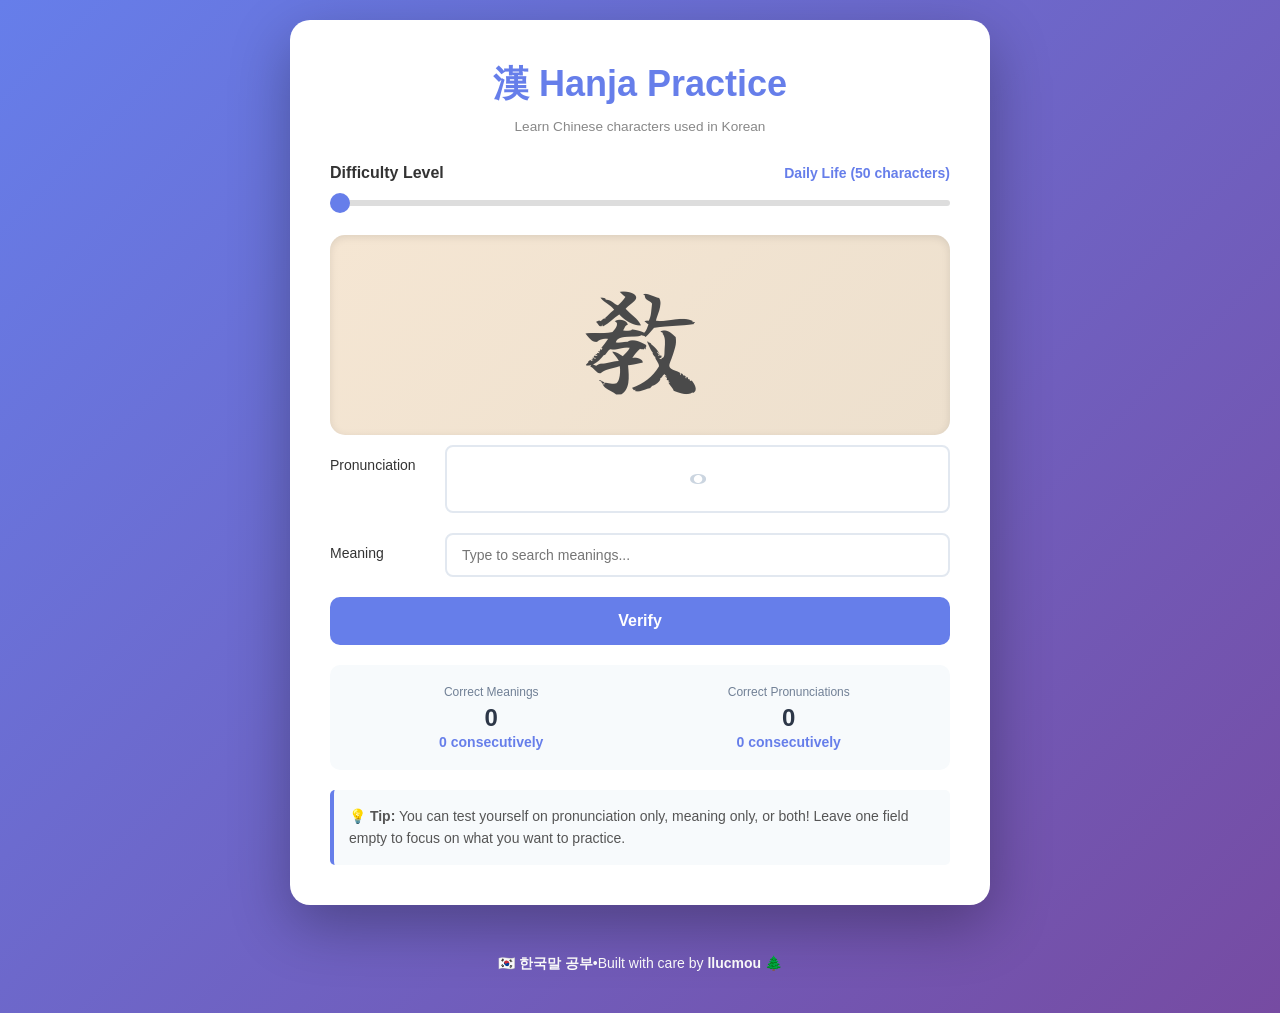
<file: apps/hanja.html>
<!DOCTYPE html>
<html lang="en">
<head>
    <meta charset="UTF-8">
    <meta name="viewport" content="width=device-width, initial-scale=1.0">
    <title>Hanja Practice</title>
    <link rel="preconnect" href="https://fonts.googleapis.com">
    <link rel="preconnect" href="https://fonts.gstatic.com" crossorigin>
    <link href="https://fonts.googleapis.com/css2?family=Yuji+Boku&family=Noto+Serif+TC:wght@400;700&family=Song+Myung&family=Nanum+Gothic:wght@400;700&family=Nanum+Myeongjo:wght@400;700&display=swap" rel="stylesheet">
    <link rel="icon" href="data:image/svg+xml,<svg xmlns='http://www.w3.org/2000/svg' viewBox='0 0 100 100'><text y='.9em' font-size='90'>漢</text></svg>">
    <link rel="stylesheet" href="../assets/config.css">
    <link rel="stylesheet" href="../assets/shared.css">
    <style>
        /* Hanja-specific styles */
        .difficulty-control {
            margin-bottom: 25px;
        }

        .difficulty-header {
            display: flex;
            justify-content: space-between;
            align-items: center;
            margin-bottom: 10px;
        }

        .difficulty-label {
            color: #333;
            font-weight: 600;
            font-size: 16px;
        }

        .difficulty-level {
            color: var(--primary-color);
            font-weight: 700;
            font-size: 14px;
        }

        .difficulty-level.hard {
            color: #f56565;
        }

        .slider {
            width: 100%;
            height: 6px;
            border-radius: 5px;
            background: #ddd;
            outline: none;
            -webkit-appearance: none;
        }

        .slider:not(.hard)::-webkit-slider-thumb {
            -webkit-appearance: none;
            appearance: none;
            width: 20px;
            height: 20px;
            border-radius: 50%;
            background: var(--primary-color);
            cursor: pointer;
        }

        .slider:not(.hard)::-moz-range-thumb {
            width: 20px;
            height: 20px;
            border-radius: 50%;
            background: var(--primary-color);
            cursor: pointer;
            border: none;
        }

        .slider.hard::-webkit-slider-thumb {
            -webkit-appearance: none;
            appearance: none;
            width: 20px;
            height: 20px;
            border-radius: 50%;
            background: #f56565;
            cursor: pointer;
        }

        .slider.hard::-moz-range-thumb {
            width: 20px;
            height: 20px;
            border-radius: 50%;
            background: #f56565;
            cursor: pointer;
            border: none;
        }

        .hanja-display {
            background: linear-gradient(135deg, #f5e6d3 0%, #ede0ce 100%);
            border-radius: 15px;
            padding: 40px;
            text-align: center;
            margin-bottom: 10px;
            min-height: 200px;
            display: flex;
            align-items: center;
            justify-content: center;
            box-shadow: inset 0 2px 8px rgba(0, 0, 0, 0.1);
            transition: transform 0.2s ease;
            position: relative;
        }

        .hanja-display:hover {
            transform: scale(1.02);
        }

        .hanja-controls {
            position: absolute;
            top: 16px;
            right: 16px;
            display: flex;
            align-items: center;
            justify-content: center;
            gap: 8px;
        }

        .hanja-character {
            font-size: 120px;
            color: #4a4a4a;
            font-family: 'Yuji Boku', cursive;
            line-height: 1;
            opacity: 0;
            animation: fadeIn 0.5s ease forwards;
        }

        @keyframes fadeIn {
            from {
                opacity: 0;
                transform: scale(0.9);
            }
            to {
                opacity: 1;
                transform: scale(1);
            }
        }

        .input-row {
            display: grid;
            grid-template-columns: 100px 1fr;
            gap: 15px;
            margin-bottom: 20px;
            align-items: start;
        }

        .input-label {
            color: #333;
            font-weight: 500;
            font-size: 14px;
            padding-top: 12px;
        }

        .pronunciation-input {
            width: 100%;
            padding: 12px 15px;
            border: 2px solid #e2e8f0;
            border-radius: 8px;
            font-size: 32px;
            font-family: 'Song Myung', serif;
            text-align: center;
            transition: all 0.3s ease;
        }

        .pronunciation-input:focus {
            outline: none;
            border-color: var(--primary-color);
        }

        .pronunciation-input::placeholder {
            color: #cbd5e0;
        }

        .meaning-container {
            position: relative;
        }

        .meaning-input {
            width: 100%;
            padding: 12px 15px;
            border: 2px solid #e2e8f0;
            border-radius: 8px;
            font-size: 14px;
            transition: all 0.3s ease;
        }

        .meaning-input:focus {
            outline: none;
            border-color: var(--primary-color);
        }

        .meaning-dropdown {
            position: absolute;
            top: 100%;
            left: 0;
            right: 0;
            background: white;
            border: 2px solid var(--primary-color);
            border-top: none;
            border-radius: 0 0 8px 8px;
            max-height: 200px;
            overflow-y: auto;
            z-index: 10;
            display: none;
        }

        .meaning-dropdown.show {
            display: block;
        }

        .meaning-option {
            padding: 10px 15px;
            cursor: pointer;
            transition: background 0.2s ease;
            font-size: 14px;
        }

        .meaning-option:hover {
            background: #f7fafc;
        }

        .meaning-option:active {
            background: #edf2f7;
        }

        .pronunciation-variants {
            position: absolute;
            bottom: 100%;
            left: 50%;
            transform: translateX(-50%);
            background: #2d3748;
            color: white;
            padding: 8px 12px;
            border-radius: 6px;
            font-size: 12px;
            white-space: nowrap;
            margin-bottom: 5px;
            opacity: 0;
            pointer-events: none;
            transition: opacity 0.3s ease;
        }

        .pronunciation-variants::after {
            content: '';
            position: absolute;
            top: 100%;
            left: 50%;
            transform: translateX(-50%);
            border: 5px solid transparent;
            border-top-color: #2d3748;
        }

        .pronunciation-variants.show {
            opacity: 1;
        }

        .input-wrapper {
            position: relative;
        }

        .verified {
            pointer-events: none;
        }

        .correct {
            color: #48bb78 !important;
            border-color: #48bb78 !important;
        }

        .incorrect {
            color: #f56565 !important;
            border-color: #f56565 !important;
        }

        .neutral {
            color: #718096 !important;
            border-color: #cbd5e0 !important;
        }

        @media (max-width: 600px) {
            .hanja-character {
                font-size: 100px;
            }

            .input-row {
                grid-template-columns: 1fr;
            }

            .input-label {
                padding-top: 0;
                margin-bottom: 5px;
            }
        }

        .control-btn {
            padding: 10px 20px;
            border: none;
            border-radius: 8px;
            font-size: 14px;
            font-weight: 600;
            cursor: pointer;
            transition: all 0.3s ease;
            background: var(--primary-color);
            color: white;
        }

        .control-btn:hover {
            background: #5568d3;
            transform: translateY(-1px);
        }
    </style>
</head>
<body>
    <div class="container">
        <button class="close-btn" onclick="window.location.href='../index.html'"></button>
        <h1>漢 Hanja Practice</h1>
        <p class="subtitle">Learn Chinese characters used in Korean</p>

        <div class="difficulty-control">
            <div class="difficulty-header">
                <span class="difficulty-label">Difficulty Level</span>
                <span class="difficulty-level" id="difficultyLevel">Daily Life (50 characters)</span>
            </div>
            <input type="range" min="0" max="14" value="0" class="slider" id="difficultySlider">
        </div>

        <div class="hanja-display" id="hanjaDisplay">
            <div class="hanja-character" id="hanjaCharacter"><span style="font-size: 50%; line-height: 0">Loading...</span></div>
            <div class="hanja-controls" id="hanjaControls">
                <button class="control-btn" id="fontBtn">🖌️</button>
                <button class="control-btn middle" id="speakBtn">🔊</button>
                <button class="control-btn" id="resetBtn">♻️ Reset</button>
            </div>
        </div>

        <div class="input-row">
            <label class="input-label">Pronunciation</label>
            <div class="input-wrapper">
                <input 
                    type="text" 
                    class="pronunciation-input" 
                    id="pronunciationInput"
                    placeholder="ㅇ"
                    maxlength="5"
                >
                <div class="pronunciation-variants" id="pronunciationVariants"></div>
            </div>
        </div>

        <div class="input-row">
            <label class="input-label">Meaning</label>
            <div class="meaning-container">
                <input 
                    type="text" 
                    class="meaning-input" 
                    id="meaningInput"
                    placeholder="Type to search meanings..."
                    autocomplete="off"
                >
                <div class="meaning-dropdown" id="meaningDropdown"></div>
            </div>
        </div>

        <button class="btn" id="verifyBtn">Verify</button>

        <div class="stats-container">
            <div class="stat-item">
                <div class="stat-label">Correct Meanings</div>
                <div class="stat-value" id="correctMeanings">0</div>
                <div class="stat-consecutive" id="consecutiveMeanings">0 consecutively</div>
            </div>
            <div class="stat-item">
                <div class="stat-label">Correct Pronunciations</div>
                <div class="stat-value" id="correctPronunciations">0</div>
                <div class="stat-consecutive" id="consecutivePronunciations">0 consecutively</div>
            </div>
        </div>

        <div class="info-box">
            💡 <strong>Tip:</strong> You can test yourself on pronunciation only, meaning only, or both! Leave one field empty to focus on what you want to practice.
        </div>
    </div>

    <div class="footer">
        <a href="../index.html">🇰🇷 한국말 공부</a>ㅤ•ㅤBuilt with care by <a href="https://github.com/lluckymou" target="_blank">llucmou 🌲</a>
    </div>

    <script src="../assets/hanja-utils.js"></script>
    <script src="../assets/hanja.js"></script>

    <script>
        // State
        let currentHanja = null;
        let currentFontIndex = 0;
        const hanjaFonts = ['Yuji Boku', 'Noto Serif TC', 'Song Myung'];
        const koreanFonts = ['Song Myung', 'Nanum Myeongjo', 'Nanum Gothic'];
        let isVerified = false;
        let stats = {
            correctMeanings: 0,
            consecutiveMeanings: 0,
            correctPronunciations: 0,
            consecutivePronunciations: 0
        };
        let currentDifficultyIndex = 0;
        let availableHanja = [];
        let allMeanings = [];

        // DOM Elements
        const difficultySlider = document.getElementById('difficultySlider');
        const difficultyLevel = document.getElementById('difficultyLevel');
        const hanjaDisplay = document.getElementById('hanjaDisplay');
        const hanjaCharacter = document.getElementById('hanjaCharacter');
        const pronunciationInput = document.getElementById('pronunciationInput');
        const pronunciationVariants = document.getElementById('pronunciationVariants');
        const meaningInput = document.getElementById('meaningInput');
        const meaningDropdown = document.getElementById('meaningDropdown');
        const verifyBtn = document.getElementById('verifyBtn');
        const correctMeaningsEl = document.getElementById('correctMeanings');
        const consecutiveMeaningsEl = document.getElementById('consecutiveMeanings');
        const correctPronunciationsEl = document.getElementById('correctPronunciations');
        const consecutivePronunciationsEl = document.getElementById('consecutivePronunciations');
        const speakBtn = document.getElementById('speakBtn');
        const resetBtn = document.getElementById('resetBtn');
        const fontBtn = document.getElementById('fontBtn');

        // Initialize
        function init() {
            collectAllMeanings();
            updateDifficulty();
            loadNewHanja();
            updateStats();
        }

        // Update difficulty based on slider
        difficultySlider.addEventListener('input', function() {
            currentDifficultyIndex = parseInt(this.value);
            updateDifficulty();
            loadNewHanja();
            resetInputs();
        });

        function updateDifficulty() {
            const level = DIFFICULTY_LEVELS[currentDifficultyIndex];
            difficultyLevel.textContent = `${level.name} (${level.count} characters)`;
            
            // Build available hanja pool based on difficulty
            // Each level includes all characters from previous levels
            availableHanja = [];
            
            if (level.count >= 50) availableHanja.push(...HANJA_DATA[50]);
            if (level.count >= 100) availableHanja.push(...HANJA_DATA[100]);
            if (level.count >= 150) availableHanja.push(...HANJA_DATA[150]);
            if (level.count >= 225) availableHanja.push(...HANJA_DATA[225]);
            if (level.count >= 300) availableHanja.push(...HANJA_DATA[300]);
            if (level.count >= 400) availableHanja.push(...HANJA_DATA[400]);
            if (level.count >= 500) availableHanja.push(...HANJA_DATA[500]);
            if (level.count >= 750) availableHanja.push(...HANJA_DATA[750]);
            if (level.count >= 1000) availableHanja.push(...HANJA_DATA[1000]);
            if (level.count >= 1500) {
                availableHanja.push(...HANJA_DATA[1500]);
                difficultySlider.classList.add('hard');
                difficultyLevel.classList.add('hard');
            } else {
                difficultySlider.classList.remove('hard');
                difficultyLevel.classList.remove('hard');
            }
            if (level.count >= 1817) availableHanja.push(...HANJA_DATA[1817]);
            if (level.count >= 2355) availableHanja.push(...HANJA_DATA[2355]);
            if (level.count >= 3500) availableHanja.push(...HANJA_DATA[3500]);
            if (level.count >= 4650) availableHanja.push(...HANJA_DATA[4650]);
            if (level.count >= 5978) availableHanja.push(...HANJA_DATA[5978]);
        }

        function collectAllMeanings() {
            const meaningsSet = new Set();
            Object.values(HANJA_DATA).forEach(levelData => {
                levelData.forEach(item => {
                    item.meanings.forEach(m => meaningsSet.add(m));
                });
            });
            allMeanings = Array.from(meaningsSet).sort();
        }

        // Load new random hanja
        function loadNewHanja() {
            if (availableHanja.length === 0) return;
            
            currentHanja = availableHanja[Math.floor(Math.random() * availableHanja.length)];
            
            // Reset animation
            hanjaCharacter.style.animation = 'none';
            setTimeout(() => {
                hanjaCharacter.textContent = currentHanja.char;
                hanjaCharacter.style.animation = 'fadeIn 0.5s ease forwards';
            }, 10);
        }

        // Font switching
        fontBtn.addEventListener('click', function() {
            currentFontIndex = (currentFontIndex + 1) % hanjaFonts.length;
            hanjaCharacter.style.fontFamily = `'${hanjaFonts[currentFontIndex]}', cursive`;
            pronunciationInput.style.fontFamily = `'${koreanFonts[currentFontIndex]}', serif`;
        });

        // Meaning input with dropdown
        meaningInput.addEventListener('focus', function() {
            if (!isVerified) {
                if (this.value.trim()) {
                    updateMeaningDropdown(this.value);
                }
            }
        });

        meaningInput.addEventListener('input', function() {
            if (!isVerified) {
                updateMeaningDropdown(this.value);
            }
        });

        meaningInput.addEventListener('blur', function() {
            setTimeout(() => {
                meaningDropdown.classList.remove('show');
            }, 200);
        });

        function updateMeaningDropdown(filter) {
            if (!filter) {
                meaningDropdown.classList.remove('show');
                return;
            }
            
            const lowerFilter = filter.toLowerCase();
            const filtered = allMeanings.filter(m => 
                m.toLowerCase().startsWith(lowerFilter)
            ).slice(0, 5);
            
            if (filtered.length === 0) {
                meaningDropdown.classList.remove('show');
                return;
            }

            meaningDropdown.innerHTML = filtered.map(meaning => 
                `<div class="meaning-option" data-meaning="${meaning}">${meaning}</div>`
            ).join('');
            
            meaningDropdown.classList.add('show');
            
            // Add click handlers
            document.querySelectorAll('.meaning-option').forEach(option => {
                option.addEventListener('click', function() {
                    meaningInput.value = this.dataset.meaning;
                    meaningDropdown.classList.remove('show');
                });
            });
        }

        // Verify button
        verifyBtn.addEventListener('click', function() {
            if (!isVerified) {
                verify();
            } else {
                next();
            }
        });

        // Speak button
        speakBtn.addEventListener('click', function() {
            if (currentHanja && currentHanja.pronunciations.length > 0) {
                const utterance = new SpeechSynthesisUtterance(currentHanja.pronunciations[0]);
                utterance.lang = 'ko-KR'; // Korean language
                speechSynthesis.speak(utterance);
            }
        });

        // Reset button
        resetBtn.addEventListener('click', function() {
            if (event.shiftKey) {
                // Shift+click: reset without confirmation
                resetStats();
            } else {
                // Normal click: confirm
                if (confirm('Are you sure you want to reset all scores?')) {
                    resetStats();
                }
            }
        });

        function resetStats() {
            stats.correctMeanings = 0;
            stats.consecutiveMeanings = 0;
            stats.correctPronunciations = 0;
            stats.consecutivePronunciations = 0;
            updateStats();
            loadNewHanja();
            resetInputs();
            isVerified = false;
            verifyBtn.textContent = 'Verify';
        }

        function verify() {
            const pronunciationValue = pronunciationInput.value.trim();
            const meaningValue = meaningInput.value.trim();
            
            // Check if at least one field is filled
            if (!pronunciationValue && !meaningValue) {
                return;
            }

            if (!currentHanja) return;
            
            let pronunciationCorrect = null;
            let meaningCorrect = null;
            
            // Verify pronunciation
            if (pronunciationValue) {
                pronunciationCorrect = currentHanja.pronunciations.includes(pronunciationValue);
                
                if (pronunciationCorrect) {
                    pronunciationInput.classList.add('correct');
                    stats.correctPronunciations++;
                    stats.consecutivePronunciations++;
                    
                    // Show variants if multiple exist
                    if (currentHanja.pronunciations.length > 1) {
                        pronunciationVariants.textContent = currentHanja.pronunciations.join(', ');
                        pronunciationVariants.classList.add('show');
                    }
                } else {
                    pronunciationInput.classList.add('incorrect');
                    pronunciationInput.value = currentHanja.pronunciations[0];
                    stats.consecutivePronunciations = 0;
                    
                    // Show all variants
                    if (currentHanja.pronunciations.length > 1) {
                        pronunciationVariants.textContent = currentHanja.pronunciations.join(', ');
                        pronunciationVariants.classList.add('show');
                    }
                }
            } else {
                pronunciationInput.classList.add('neutral');
                pronunciationInput.value = currentHanja.pronunciations[0];
                
                if (currentHanja.pronunciations.length > 1) {
                    pronunciationVariants.textContent = currentHanja.pronunciations.join(', ');
                    pronunciationVariants.classList.add('show');
                }
            }
            
            // Verify meaning
            if (meaningValue) {
                meaningCorrect = currentHanja.meanings.some(m => 
                    m.toLowerCase() === meaningValue.toLowerCase()
                );
                
                if (meaningCorrect) {
                    meaningInput.classList.add('correct');
                    stats.correctMeanings++;
                    stats.consecutiveMeanings++;
                } else {
                    meaningInput.classList.add('incorrect');
                    meaningInput.value = currentHanja.meanings.join(', ');
                    stats.consecutiveMeanings = 0;
                }
            } else {
                meaningInput.classList.add('neutral');
                meaningInput.value = currentHanja.meanings.join(', ');
            }
            
            pronunciationInput.classList.add('verified');
            meaningInput.classList.add('verified');
            isVerified = true;
            verifyBtn.textContent = 'Next';
            updateStats();
        }

        function next() {
            resetInputs();
            loadNewHanja();
            isVerified = false;
            verifyBtn.textContent = 'Verify';
        }

        function resetInputs() {
            pronunciationInput.value = '';
            meaningInput.value = '';
            pronunciationInput.className = 'pronunciation-input';
            meaningInput.className = 'meaning-input';
            pronunciationVariants.classList.remove('show');
            pronunciationVariants.textContent = '';
        }

        function updateStats() {
            correctMeaningsEl.textContent = stats.correctMeanings;
            consecutiveMeaningsEl.textContent = `${stats.consecutiveMeanings} consecutively`;
            correctPronunciationsEl.textContent = stats.correctPronunciations;
            consecutivePronunciationsEl.textContent = `${stats.consecutivePronunciations} consecutively`;
        }

        // Initialize app
        init();
    </script>
</body>
</html>
</file>
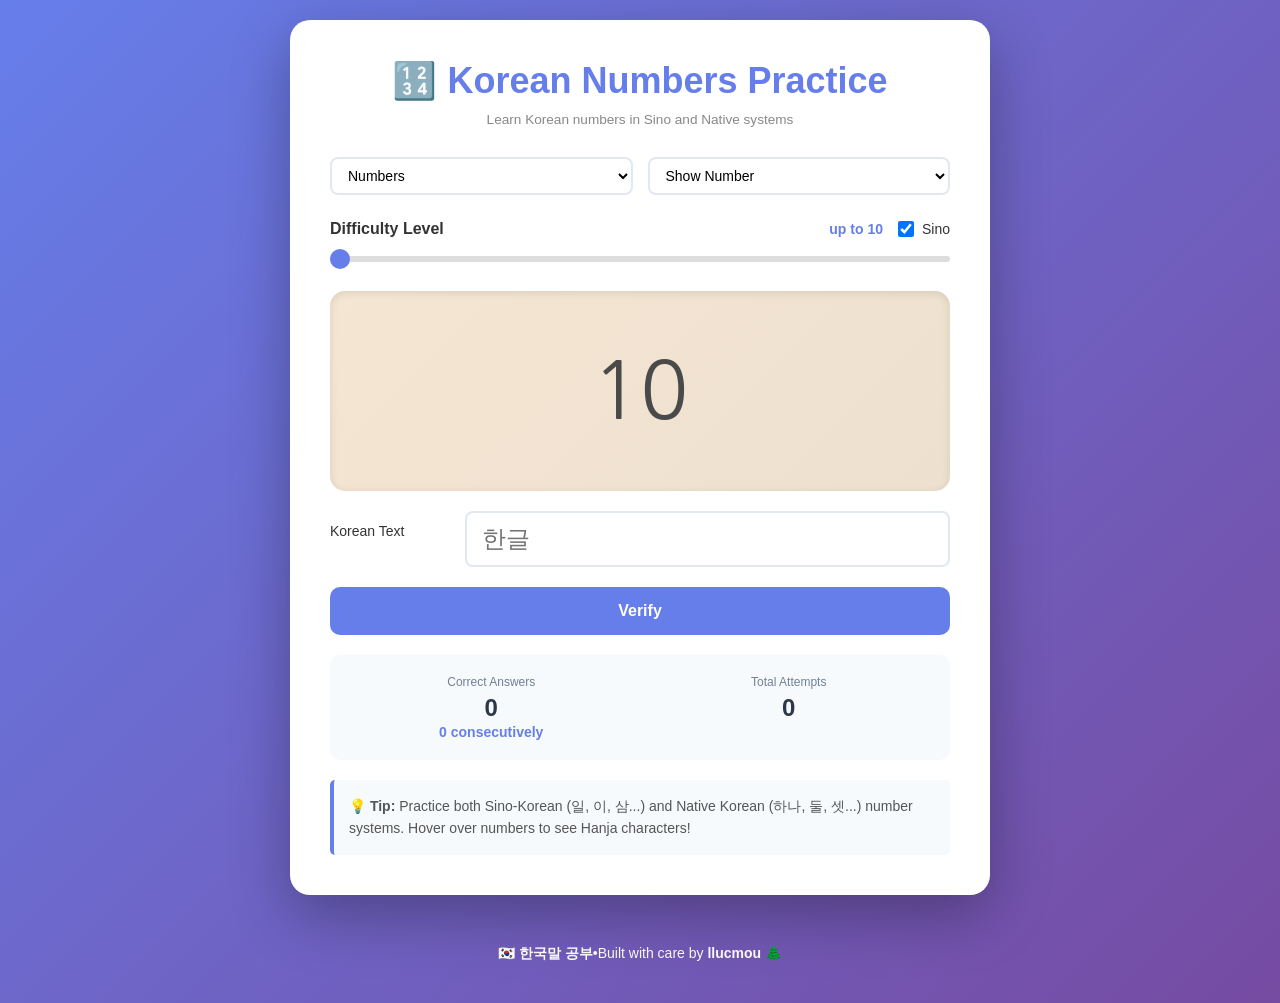
<file: apps/numbers.html>
<!DOCTYPE html>
<html lang="en">
<head>
    <meta charset="UTF-8">
    <meta name="viewport" content="width=device-width, initial-scale=1.0">
    <title>Korean Numbers Practice</title>
    <link rel="preconnect" href="https://fonts.googleapis.com">
    <link rel="preconnect" href="https://fonts.gstatic.com" crossorigin>
    <link href="https://fonts.googleapis.com/css2?family=Yuji+Boku&family=Noto+Serif+TC:wght@400;700&family=Song+Myung&family=Nanum+Gothic:wght@400;700&family=Nanum+Myeongjo:wght@400;700&display=swap" rel="stylesheet">
    <link rel="icon" href="data:image/svg+xml,<svg xmlns='http://www.w3.org/2000/svg' viewBox='0 0 100 100'><text y='.9em' font-size='90'>🔢</text></svg>">
    <link rel="stylesheet" href="../assets/config.css">
    <link rel="stylesheet" href="../assets/shared.css">
    <style>
        .difficulty-control {
            margin-bottom: 25px;
        }

        .difficulty-header {
            display: flex;
            justify-content: space-between;
            align-items: center;
            margin-bottom: 10px;
        }

        .difficulty-label {
            color: #333;
            font-weight: 600;
            font-size: 16px;
        }

        .difficulty-level {
            color: var(--primary-color);
            font-weight: 700;
            font-size: 14px;
            margin-left: auto;
            margin-right: 15px;
        }

        .slider {
            width: 100%;
            height: 6px;
            border-radius: 5px;
            background: #ddd;
            outline: none;
            -webkit-appearance: none;
        }

        .slider::-webkit-slider-thumb {
            -webkit-appearance: none;
            appearance: none;
            width: 20px;
            height: 20px;
            border-radius: 50%;
            background: var(--primary-color);
            cursor: pointer;
        }

        .slider::-moz-range-thumb {
            width: 20px;
            height: 20px;
            border-radius: 50%;
            background: var(--primary-color);
            cursor: pointer;
            border: none;
        }

        .controls-row {
            display: flex;
            gap: 15px;
            align-items: center;
            margin-bottom: 20px;
        }

        .sino-toggle {
            display: flex;
            align-items: center;
            gap: 8px;
        }

        .sino-toggle input[type="checkbox"] {
            width: 16px;
            height: 16px;
        }

        .sino-toggle label {
            font-size: 14px;
            color: #333;
        }

        select {
            padding: 8px 12px;
            border: 2px solid var(--medium-gray);
            border-radius: 8px;
            font-size: 14px;
            background: white;
            cursor: pointer;
            transition: border-color 0.3s ease;
        }

        select:hover, select:focus {
            outline: none;
            border-color: var(--primary-color);
        }

        .number-display {
            background: linear-gradient(135deg, #f5e6d3 0%, #ede0ce 100%);
            border-radius: 15px;
            padding: 40px;
            text-align: center;
            margin-bottom: 20px;
            min-height: 200px;
            display: flex;
            align-items: center;
            justify-content: center;
            box-shadow: inset 0 2px 8px rgba(0, 0, 0, 0.1);
            transition: transform 0.2s ease;
            position: relative;
        }

        .number-display:hover {
            transform: scale(1.02);
        }

        .number-controls {
            position: absolute;
            top: 16px;
            right: 16px;
            display: flex;
            align-items: center;
            justify-content: center;
            gap: 8px;
            opacity: 0;
            transition: opacity 0.3s ease;
        }

        .number-controls .control-btn:hover {
            opacity: 1;
        }

        @media (max-width: 600px) {
            .number-controls {
                opacity: 1;
            }
        }

        .number-character {
            font-size: 80px;
            color: #4a4a4a;
            font-family: 'Nanum Gothic', sans-serif;
            line-height: 1;
            opacity: 0;
            animation: fadeIn 0.5s ease forwards;
            white-space: nowrap;
        }

        .hanja-tooltip {
            position: absolute;
            bottom: 10px;
            right: 10px;
            background: rgba(0, 0, 0, 0.8);
            color: white;
            padding: 5px 10px;
            border-radius: 5px;
            font-size: 12px;
            opacity: 0;
            pointer-events: none;
            transition: opacity 0.3s ease;
        }

        .number-display:hover .hanja-tooltip {
            opacity: 1;
        }

        @keyframes fadeIn {
            from {
                opacity: 0;
                transform: scale(0.9);
            }
            to {
                opacity: 1;
                transform: scale(1);
            }
        }

        .input-row {
            display: grid;
            grid-template-columns: 120px 1fr;
            gap: 15px;
            margin-bottom: 20px;
            align-items: start;
        }

        .input-label {
            color: #333;
            font-weight: 500;
            font-size: 14px;
            padding-top: 12px;
        }

        .input-field {
            font-size: 24px;
        }

        .control-buttons {
            display: flex;
            gap: 10px;
            justify-content: center;
            margin-bottom: 25px;
        }

        .control-btn {
            padding: 10px 20px;
            border: none;
            border-radius: 8px;
            font-size: 14px;
            font-weight: 600;
            cursor: pointer;
            transition: all 0.3s ease;
            background: var(--primary-color);
            color: white;
        }

        .control-btn:hover {
            background: #5568d3;
            transform: translateY(-1px);
        }
    </style>
</head>
<body>
    <div class="container">
        <button class="close-btn" onclick="window.location.href='../index.html'"></button>
        <h1>🔢 Korean Numbers Practice</h1>
        <p class="subtitle">Learn Korean numbers in Sino and Native systems</p>

        <div class="controls-row" style="margin-bottom: 25px; gap: 15px;">
            <select id="numberModeSelect" style="padding: 8px 12px; border: 2px solid var(--medium-gray); border-radius: 8px; font-size: 14px; background: white; cursor: pointer; flex: 1;">
                <option value="normal">Numbers</option>
                <option value="phone">Phone Numbers</option>
            </select>
            <select id="modeSelect" style="padding: 8px 12px; border: 2px solid var(--medium-gray); border-radius: 8px; font-size: 14px; background: white; cursor: pointer; flex: 1;">
                <option value="number">Show Number</option>
                <option value="text">Show Text</option>
            </select>
        </div>

        <div class="difficulty-control" id="difficultyControl" style="display: none;">
            <div class="difficulty-header">
                <span class="difficulty-label">Difficulty Level</span>
                <span class="difficulty-level" id="difficultyLevel">10 digits</span>
                <div class="sino-toggle" id="sinoToggleContainer" style="overflow: hidden; max-width: 9999px; transition: max-width 0.3s ease;">
                    <input type="checkbox" id="sinoToggle" checked>
                    <label for="sinoToggle">Sino</label>
                </div>
            </div>
            <input type="range" min="0" max="7" value="0" class="slider" id="difficultySlider">
        </div>

        <div class="number-display" id="numberDisplay">
            <div class="number-character" id="numberCharacter">10</div>
            <div class="hanja-tooltip" id="hanjaTooltip"></div>
            <div class="number-controls">
                <button class="control-btn" id="fontBtn">🖌️</button>
                <button class="control-btn middle" id="listenBtn">🔊</button>
                <button class="control-btn" id="resetBtn">♻️ Reset</button>
            </div>
        </div>

        <div class="input-row">
            <label class="input-label" id="inputLabel">Korean Number</label>
            <input 
                type="text" 
                class="input-field" 
                id="numberInput"
                placeholder="한글"
            >
        </div>

        <button class="btn" id="verifyBtn">Verify</button>

        <div class="stats-container">
            <div class="stat-item">
                <div class="stat-label">Correct Answers</div>
                <div class="stat-value" id="correctAnswers">0</div>
                <div class="stat-consecutive" id="consecutiveAnswers">0 consecutively</div>
            </div>
            <div class="stat-item">
                <div class="stat-label">Total Attempts</div>
                <div class="stat-value" id="totalAttempts">0</div>
            </div>
        </div>

        <div class="info-box">
            💡 <strong>Tip:</strong> Practice both Sino-Korean (일, 이, 삼...) and Native Korean (하나, 둘, 셋...) number systems. Hover over numbers to see Hanja characters!
        </div>
    </div>

    <div class="footer">
        <a href="../index.html">🇰🇷 한국말 공부</a>ㅤ•ㅤBuilt with care by <a href="https://github.com/lluckymou" target="_blank">llucmou 🌲</a>
    </div>

    <script>
        // Korean numbers data
        const NUMBERS_DATA = {
            sino: {
                0: { text: '공', hanja: '空', altText: '영' }, // phone: 공, normal: 영 or 공
                1: { text: '일', hanja: '一' },
                2: { text: '이', hanja: '二' },
                3: { text: '삼', hanja: '三' },
                4: { text: '사', hanja: '四' },
                5: { text: '오', hanja: '五' },
                6: { text: '육', hanja: '六' },
                7: { text: '칠', hanja: '七' },
                8: { text: '팔', hanja: '八' },
                9: { text: '구', hanja: '九' },
                10: { text: '십', hanja: '十' },
                100: { text: '백', hanja: '百' },
                1000: { text: '천', hanja: '千' },
                10000: { text: '만', hanja: '萬' },
                100000000: { text: '억', hanja: '億' }
            },
            native: {
                0: { text: '공' },
                1: { text: '하나' },
                2: { text: '둘' },
                3: { text: '셋' },
                4: { text: '넷' },
                5: { text: '다섯' },
                6: { text: '여섯' },
                7: { text: '일곱' },
                8: { text: '여덟' },
                9: { text: '아홉' },
                10: { text: '열' }
            }
        };

        const DIFFICULTY_STEPS = [10, 100, 1000, 10000, 100000, 1000000, 10000000, 100000000];
        const HANJA_PHONE_ZERO = '空'; // For phone numbers
        const HANJA_NORMAL_ZERO = '零'; // For normal numbers

        // State
        let currentMode = 'normal'; // 'normal' or 'phone'
        let currentDifficultyIndex = 0;
        let currentNumber = 10;
        let currentPhoneNumber = [];
        let isSino = true;
        let mode = 'number'; // 'number' or 'text'
        let stats = {
            correct: 0,
            consecutive: 0,
            total: 0
        };

        // DOM Elements
        const numberModeSelect = document.getElementById('numberModeSelect');
        const difficultyControl = document.getElementById('difficultyControl');
        const difficultySlider = document.getElementById('difficultySlider');
        const difficultyLevel = document.getElementById('difficultyLevel');
        const sinoToggle = document.getElementById('sinoToggle');
        const modeSelect = document.getElementById('modeSelect');
        const numberDisplay = document.getElementById('numberDisplay');
        const numberCharacter = document.getElementById('numberCharacter');
        const hanjaTooltip = document.getElementById('hanjaTooltip');
        const numberInput = document.getElementById('numberInput');
        const inputLabel = document.getElementById('inputLabel');
        const listenBtn = document.getElementById('listenBtn');
        const resetBtn = document.getElementById('resetBtn');
        const fontBtn = document.getElementById('fontBtn');
        const verifyBtn = document.getElementById('verifyBtn');
        const correctAnswersEl = document.getElementById('correctAnswers');
        const consecutiveAnswersEl = document.getElementById('consecutiveAnswers');
        const totalAttemptsEl = document.getElementById('totalAttempts');

        // Font switching (standardized across apps)
        let currentFontIndex = 0;
        const hanjaFonts = ['Yuji Boku', 'Noto Serif TC', 'Song Myung'];
        const koreanFonts = ['Song Myung', 'Nanum Myeongjo', 'Nanum Gothic'];

        // Font switching on button click
        fontBtn.addEventListener('click', function() {
            currentFontIndex = (currentFontIndex + 1) % hanjaFonts.length;
            const fontFamily = currentMode === 'phone' 
                ? `'${koreanFonts[currentFontIndex]}', serif`
                : `'${hanjaFonts[currentFontIndex]}', cursive`;
            numberCharacter.style.fontFamily = fontFamily;
            numberInput.style.fontFamily = `'${koreanFonts[currentFontIndex]}', serif`;
        });

        // Initialize
        function init() {
            updateModeUI();
            updateDisplay();
            updateStats();
        }

        // Update UI based on current mode
        function updateModeUI() {
            if (currentMode === 'phone') {
                difficultyControl.style.display = 'none';
                inputLabel.textContent = mode === 'number' ? 'Phone digits (Korean/Hanja)' : 'Phone Number';
            } else {
                difficultyControl.style.display = 'block';
                inputLabel.textContent = isSino ? 'Sino Number' : 'Native Number';
            }
        }

        // Generate random phone number with fixed Korean phone number format (11 digits)
        function generatePhoneNumber() {
            // Standard Korean phone number format: 010-1234-5678 (11 digits total)
            currentPhoneNumber = [];
            for (let i = 0; i < 11; i++) {
                currentPhoneNumber.push(Math.floor(Math.random() * 10));
            }
            return currentPhoneNumber;
        }

        // Generate random number for normal mode
        function generateNumber() {
            return Math.floor(Math.random() * 10) + (isSino ? 0 : 1);
        }

        // Convert number to Korean text
        function numberToKorean(num, sino = true) {
            if (!sino) {
                // Native Korean - only up to 10
                const data = NUMBERS_DATA.native[Math.min(num, 10)];
                return data ? data.text : '';
            }
            
            if (num <= 10) {
                const data = NUMBERS_DATA.sino[num];
                return data ? data.text : '';
            }
            
            // Composite numbers > 10
            let result = '';
            let remaining = num;
            
            // Process 억 (hundred millions)
            if (remaining >= 100000000) {
                const component = Math.floor(remaining / 100000000);
                result += getComponentValue(component) + NUMBERS_DATA.sino[100000000].text;
                remaining %= 100000000;
            }
            
            // Process 만 (ten thousands)
            if (remaining >= 10000) {
                const component = Math.floor(remaining / 10000);
                result += getComponentValue(component) + NUMBERS_DATA.sino[10000].text;
                remaining %= 10000;
            }
            
            // Process 천 (thousands)
            if (remaining >= 1000) {
                const component = Math.floor(remaining / 1000);
                result += getComponentValue(component) + NUMBERS_DATA.sino[1000].text;
                remaining %= 1000;
            }
            
            // Process 백 (hundreds)
            if (remaining >= 100) {
                const component = Math.floor(remaining / 100);
                result += getComponentValue(component) + NUMBERS_DATA.sino[100].text;
                remaining %= 100;
            }
            
            // Process 십 (tens)
            if (remaining >= 10) {
                const component = Math.floor(remaining / 10);
                result += getComponentValue(component) + NUMBERS_DATA.sino[10].text;
                remaining %= 10;
            }
            
            // Process ones
            if (remaining > 0) {
                result += NUMBERS_DATA.sino[remaining].text;
            }
            
            return result;
        }
        
        function getComponentValue(value) {
            // Component value is 1-9 (never 0 for higher places)
            if (value === 0) return '';
            const data = NUMBERS_DATA.sino[value];
            return data ? data.text : '';
        }

        // Calculate optimal font size based on character count and container width
        function calculateOptimalFontSize(element, maxFontSize = 80) {
            const container = element.parentElement;
            const containerWidth = container.clientWidth;
            
            // Account for padding (40px on each side = 80px total)
            const padding = 40 * 2;
            const availableWidth = containerWidth - padding;
            
            const text = element.textContent;
            const numChars = text.length;
            
            if (numChars === 0 || availableWidth <= 0) return maxFontSize;
            
            // Temporarily set to max size to measure char width
            element.style.fontSize = maxFontSize + 'px';
            
            // Force layout recalculation
            const scrollWidth = element.scrollWidth;
            const charWidth = scrollWidth / numChars;
            
            // Calculate optimal font size based on available width
            // Formula: fontSize = (availableWidth * maxFontSize) / (numChars * charWidth)
            const optimalSize = Math.floor((availableWidth * maxFontSize) / (numChars * charWidth));
            
            // Cap at maxFontSize and min at 16px
            const finalSize = Math.max(16, Math.min(optimalSize, maxFontSize));
            
            element.style.fontSize = finalSize + 'px';
            
            return finalSize;
        }

        // Get hanja for number (composite numbers supported)
        function getHanja(num, isPhoneMode = false) {
            // Special case: zero
            if (num === 0) {
                if (isPhoneMode) return HANJA_PHONE_ZERO;
                return HANJA_NORMAL_ZERO;
            }
            
            // Single digit 1-10
            if (num <= 10) {
                const sinoData = NUMBERS_DATA.sino[num];
                return sinoData ? sinoData.hanja : '';
            }
            
            // Composite numbers > 10
            let result = '';
            let remaining = num;
            
            // Process 억 (hundred millions)
            if (remaining >= 100000000) {
                const component = Math.floor(remaining / 100000000);
                result += getHanjaComponent(component) + NUMBERS_DATA.sino[100000000].hanja;
                remaining %= 100000000;
            }
            
            // Process 만 (ten thousands)
            if (remaining >= 10000) {
                const component = Math.floor(remaining / 10000);
                result += getHanjaComponent(component) + NUMBERS_DATA.sino[10000].hanja;
                remaining %= 10000;
            }
            
            // Process 천 (thousands)
            if (remaining >= 1000) {
                const component = Math.floor(remaining / 1000);
                result += getHanjaComponent(component) + NUMBERS_DATA.sino[1000].hanja;
                remaining %= 1000;
            }
            
            // Process 백 (hundreds)
            if (remaining >= 100) {
                const component = Math.floor(remaining / 100);
                result += getHanjaComponent(component) + NUMBERS_DATA.sino[100].hanja;
                remaining %= 100;
            }
            
            // Process 십 (tens)
            if (remaining >= 10) {
                const component = Math.floor(remaining / 10);
                result += getHanjaComponent(component) + NUMBERS_DATA.sino[10].hanja;
                remaining %= 10;
            }
            
            // Process ones
            if (remaining > 0) {
                result += getHanjaComponent(remaining);
            }
            
            return result;
        }
        
        function getHanjaComponent(value) {
            // Component value is 1-9
            if (value === 0 || value > 9) return '';
            const sinoData = NUMBERS_DATA.sino[value];
            return sinoData ? sinoData.hanja : '';
        }

        // Get all valid pronunciations for a digit (including alternatives)
        function getValidPronunciations(digit, isPhoneMode = false) {
            const pronunciations = [];
            const sinoData = NUMBERS_DATA.sino[digit];
            const nativeData = NUMBERS_DATA.native[digit];
            
            if (sinoData) {
                pronunciations.push(sinoData.text);
                // Add alternative pronunciation for 0 in phone mode vs normal
                if (digit === 0 && isPhoneMode && sinoData.altText) {
                    // In phone mode, accept 고 (공)
                } else if (digit === 0 && !isPhoneMode && sinoData.altText) {
                    // In normal mode, accept both 공 and 영
                    pronunciations.push(sinoData.altText);
                }
            }
            
            return pronunciations;
        }

        // Simple Sino-Korean conversion (basic implementation)
        // Updated display function for phone / normal modes
        function updateDisplay() {
            numberInput.value = '';
            numberInput.style.borderColor = 'var(--medium-gray)';
            
            if (currentMode === 'phone') {
                generatePhoneNumber();
                
                if (mode === 'number') {
                    // Show Number: display digits, user enters Korean/Hanja
                    const phoneDisplay = currentPhoneNumber.slice(0,3).join('') + '-' + 
                                         currentPhoneNumber.slice(3,7).join('') + '-' + 
                                         currentPhoneNumber.slice(7,11).join('');
                    numberCharacter.textContent = phoneDisplay;
                    numberInput.placeholder = '공일공-일이삼사-오육칠팔';
                } else {
                    // Show Text: display Korean digits formatted, user enters digits
                    const digitTexts = currentPhoneNumber.map(d => NUMBERS_DATA.sino[d].text).join('');
                    const phoneDisplayFormatted = digitTexts.slice(0,2) + '-' + 
                                                   digitTexts.slice(2,6) + '-' + 
                                                   digitTexts.slice(6,11);
                    numberCharacter.textContent = phoneDisplayFormatted;
                    numberInput.placeholder = '010-1234-5678';
                }
                
                // Show hanjas for all digits
                const allHanjas = currentPhoneNumber.map((d, i) => getHanja(d, true)).join(' ');
                hanjaTooltip.textContent = allHanjas;
            } else {
                // Normal number mode with difficulty levels
                const maxNum = DIFFICULTY_STEPS[currentDifficultyIndex];
                difficultyLevel.textContent = `up to ${maxNum}`;
                currentNumber = Math.floor(Math.random() * maxNum) + 1;
                
                if (mode === 'number') {
                    numberCharacter.textContent = currentNumber;
                    inputLabel.textContent = 'Korean Text';
                } else {
                    const koreanText = numberToKorean(currentNumber, isSino);
                    numberCharacter.textContent = koreanText;
                    inputLabel.textContent = 'Number';
                }
                // Show hanja
                hanjaTooltip.textContent = getHanja(currentNumber, false);
            }
            
            // Calculate optimal font size to fit in single line
            calculateOptimalFontSize(numberCharacter);
            
            // Animation
            numberCharacter.style.animation = 'none';
            setTimeout(() => {
                numberCharacter.style.animation = 'fadeIn 0.5s ease forwards';
            }, 10);
        }

        // Event listeners
        numberModeSelect.addEventListener('change', function() {
            currentMode = this.value;
            updateModeUI();
            updateDisplay();
        });

        difficultySlider.addEventListener('input', function() {
            currentDifficultyIndex = parseInt(this.value);
            // Collapse / expand sino toggle based on difficulty
            const sinoContainer = document.getElementById('sinoToggleContainer');
            if (currentDifficultyIndex > 1) { // > 100 (which is at index 1)
                sinoContainer.style.maxWidth = '0px';
            } else {
                sinoContainer.style.maxWidth = '9999px';
            }
            updateDisplay();
        });

        sinoToggle.addEventListener('change', function() {
            isSino = this.checked;
            updateDisplay();
        });

        modeSelect.addEventListener('change', function() {
            mode = this.value;
            updateDisplay();
        });

        listenBtn.addEventListener('click', function() {
            if (currentMode === 'phone') {
                // Speak phone number digit by digit
                const phoneText = currentPhoneNumber.map(digit => numberToKorean(digit, true)).join(' ');
                const utterance = new SpeechSynthesisUtterance(phoneText);
                utterance.lang = 'ko-KR';
                speechSynthesis.speak(utterance);
            } else {
                const text = mode === 'number' ? numberToKorean(currentNumber, isSino) : currentNumber.toString();
                const utterance = new SpeechSynthesisUtterance(text);
                utterance.lang = 'ko-KR';
                speechSynthesis.speak(utterance);
            }
        });

        resetBtn.addEventListener('click', function() {
            if (event.shiftKey || confirm('Reset all scores?')) {
                stats.correct = 0;
                stats.consecutive = 0;
                stats.total = 0;
                updateStats();
                updateDisplay();
            }
        });

        verifyBtn.addEventListener('click', function() {
            const input = numberInput.value.trim();
            let correct = false;
            
            if (currentMode === 'phone') {
                if (mode === 'number') {
                    // Show Number: user should enter Korean/Hanja digits
                    const digitsInput = input.replace(/[^가-힣]/g, '|').split('|').filter(x => x);
                    const expected = currentPhoneNumber.map(digit => numberToKorean(digit, true));
                    correct = digitsInput.length === expected.length && 
                              digitsInput.every((val, i) => {
                                  if (val === expected[i]) return true;
                                  // Allow 공 alternative for 0 in phone mode
                                  if (currentPhoneNumber[i] === 0 && (val === '공' || val === NUMBERS_DATA.sino[0].text)) return true;
                                  return false;
                              });
                    // Check if user wrote in hanja (score 2 points)
                    if (correct) {
                        const hanjaRegex = /[\u4e00-\u9fff]/g;
                        const hansCount = (input.match(hanjaRegex) || []).length;
                        if (hansCount > 0) {
                            stats.correct += 1; // +1 extra point for hanja
                        }
                    }
                } else {
                    // Show Text: user should enter digits
                    const digitsOnly = input.replace(/[^0-9]/g, '');
                    const expectedDigits = currentPhoneNumber.join('');
                    correct = digitsOnly === expectedDigits;
                }
            } else {
                if (mode === 'number') {
                    // Input should be Korean text
                    const expected = numberToKorean(currentNumber, isSino);
                    correct = input === expected || 
                              (currentNumber === 0 && isSino && input === NUMBERS_DATA.sino[0].altText);
                } else {
                    // Input should be number
                    correct = parseInt(input) === currentNumber;
                }
            }
            
            stats.total++;
            if (correct) {
                stats.correct++;
                stats.consecutive++;
                numberInput.style.borderColor = 'green';
            } else {
                stats.consecutive = 0;
                numberInput.style.borderColor = 'red';
            }
            
            updateStats();
            setTimeout(() => {
                numberInput.value = '';
                numberInput.style.borderColor = 'var(--medium-gray)';
                updateDisplay();
            }, 1500);
        });

        function updateStats() {
            correctAnswersEl.textContent = stats.correct;
            consecutiveAnswersEl.textContent = `${stats.consecutive} consecutively`;
            totalAttemptsEl.textContent = stats.total;
        }

        // Initialize sino toggle container max-width on page load
        const sinoContainer = document.getElementById('sinoToggleContainer');
        if (sinoContainer && currentDifficultyIndex > 1) {
            sinoContainer.style.maxWidth = '0px';
        }

        // Recalculate font size on window resize
        window.addEventListener('resize', () => {
            calculateOptimalFontSize(numberCharacter);
        });

        init();
    </script>
</body>
</html>
</file>
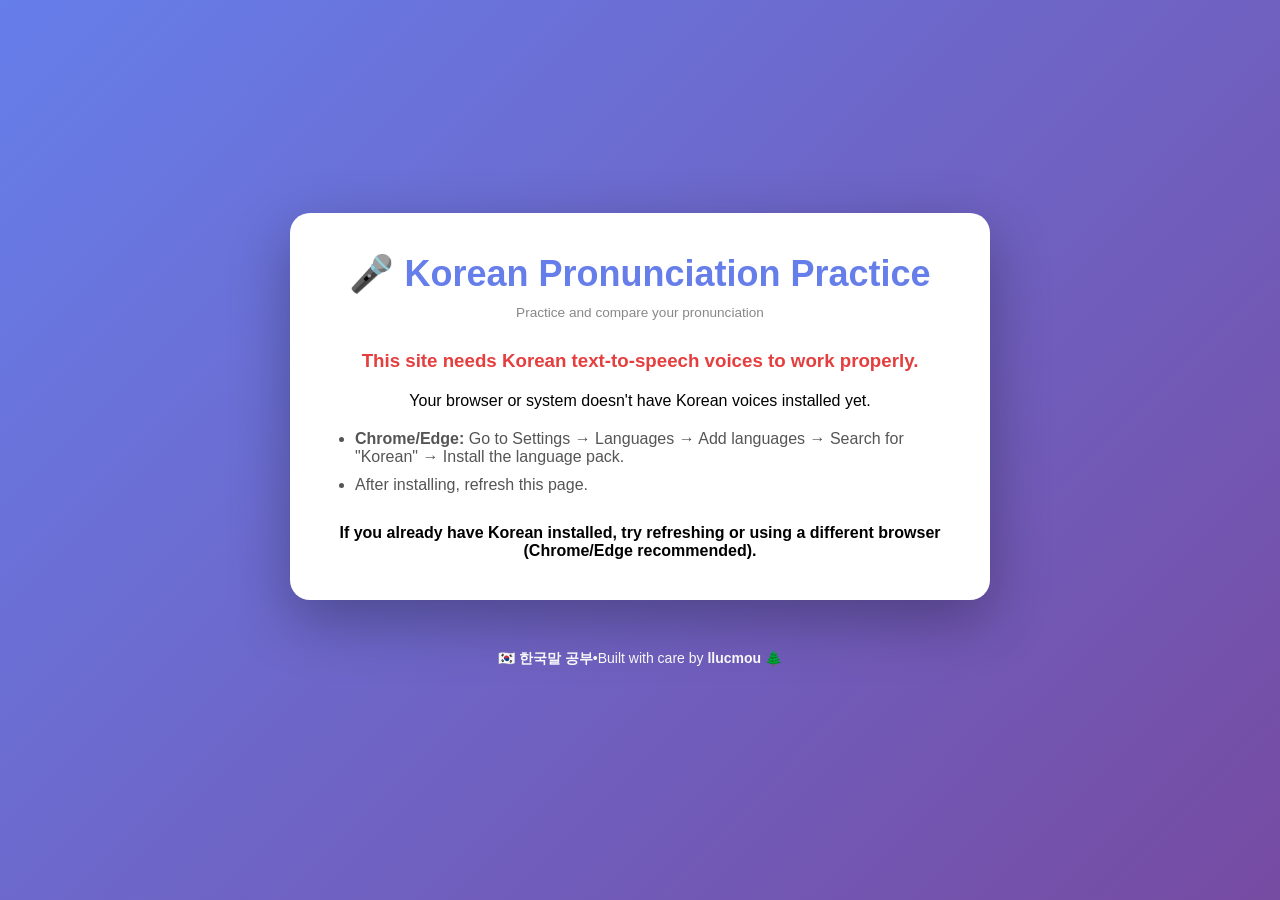
<file: apps/pronunciation.html>
<!DOCTYPE html>
<html lang="en">
<head>
    <meta charset="UTF-8">
    <meta name="viewport" content="width=device-width, initial-scale=1.0">
    <title>Korean Pronunciation Practice</title>
    <link rel="preconnect" href="https://fonts.googleapis.com">
    <link rel="preconnect" href="https://fonts.gstatic.com" crossorigin>
    <link href="https://fonts.googleapis.com/css2?family=Nanum+Gothic:wght@400;700;800&family=Nanum+Myeongjo:wght@400;700;800&family=Song+Myung&family=Nanum+Pen+Script&display=swap" rel="stylesheet">
    <link rel="icon" href="data:image/svg+xml,<svg xmlns='http://www.w3.org/2000/svg' viewBox='0 0 100 100'><text y='.9em' font-size='85'>🎤</text></svg>">
    <link rel="stylesheet" href="../assets/config.css">
    <link rel="stylesheet" href="../assets/shared.css">
    <style>
        .font-controls {
            display: flex;
            gap: 10px;
            margin-bottom: 25px;
        }

        select {
            flex: 1;
            padding: 12px;
            border: 2px solid #e2e8f0;
            border-radius: 8px;
            font-size: 14px;
            background: white;
            cursor: pointer;
            transition: border-color 0.3s ease;
        }

        select:hover {
            border-color: #667eea;
        }

        select:focus {
            outline: none;
            border-color: #667eea;
        }

        .visibility-toggle {
            width: 50px;
            height: 46px;
            padding: 0;
            border: 2px solid #e2e8f0;
            border-radius: 8px;
            background: white;
            font-size: 20px;
            cursor: pointer;
            transition: all 0.3s ease;
            display: flex;
            align-items: center;
            justify-content: center;
        }

        .visibility-toggle:hover {
            border-color: #667eea;
            background: #f7fafc;
        }

        .visibility-toggle.hidden {
            background: #edf2f7;
        }

        .word-display {
            background: linear-gradient(135deg, #f5e6d3 0%, #ede0ce 100%);
            box-shadow: inset 0 2px 8px rgba(0, 0, 0, 0.1);
            border-radius: 15px;
            padding: 40px;
            text-align: center;
            margin-bottom: 30px;
            min-height: 120px;
            display: flex;
            align-items: center;
            justify-content: center;
        }

        .korean-text {
            font-size: 48px;
            color: #464646;
            font-weight: bold;
            letter-spacing: 2px;
            font-family: 'Nanum Gothic', sans-serif;
            text-align: left;
            line-height: 1.5;
            width: 100%;
        }

        /* Font families for selector */
        .font-modern { font-family: 'Nanum Gothic', sans-serif; }
        .font-classic { font-family: 'Nanum Myeongjo', serif; }
        .font-brush { font-family: 'Song Myung', serif; }
        .font-cursive { font-family: 'Nanum Pen Script', cursive; }

        .control-group {
            margin-bottom: 25px;
        }

        .control-label {
            display: flex;
            justify-content: space-between;
            margin-bottom: 10px;
            color: #333;
            font-weight: 500;
        }

        .slider {
            width: 100%;
            height: 6px;
            border-radius: 5px;
            background: #ddd;
            outline: none;
            -webkit-appearance: none;
        }

        .slider::-webkit-slider-thumb {
            -webkit-appearance: none;
            appearance: none;
            width: 20px;
            height: 20px;
            border-radius: 50%;
            background: #667eea;
            cursor: pointer;
        }

        .slider::-moz-range-thumb {
            width: 20px;
            height: 20px;
            border-radius: 50%;
            background: #667eea;
            cursor: pointer;
            border: none;
        }

        .toggle-container {
            display: flex;
            align-items: center;
            justify-content: space-between;
            padding: 15px;
            background: #f7fafc;
            border-radius: 10px;
        }

        .toggle-label {
            color: #333;
            font-weight: 500;
            display: flex;
            flex-direction: column;
        }

        .toggle-description {
            font-size: 12px;
            color: #666;
            font-weight: 400;
            margin-top: 2px;
        }

        .toggle-switch {
            position: relative;
            width: 50px;
            height: 26px;
            background: #cbd5e0;
            border-radius: 13px;
            cursor: pointer;
            transition: background 0.3s ease;
        }

        .toggle-switch.active {
            background: #667eea;
        }

        .toggle-slider {
            position: absolute;
            top: 3px;
            left: 3px;
            width: 20px;
            height: 20px;
            background: white;
            border-radius: 50%;
            transition: transform 0.3s ease;
        }

        .toggle-switch.active .toggle-slider {
            transform: translateX(24px);
        }

        .button-group {
            display: grid;
            grid-template-columns: 1fr;
            gap: 8px;
            margin-bottom: 25px;
        }

        button {
            padding: 15px 25px;
            border: none;
            border-radius: 10px;
            font-size: 16px;
            font-weight: 600;
            cursor: pointer;
            transition: all 0.3s ease;
        }

        .btn-primary {
            background: #667eea;
            color: white;
        }

        .btn-primary:hover {
            background: #5568d3;
            transform: translateY(-2px);
            box-shadow: 0 5px 15px rgba(102, 126, 234, 0.4);
        }

        .btn-secondary {
            background: #48bb78;
            color: white;
        }

        .btn-secondary:hover {
            background: #38a169;
            transform: translateY(-2px);
            box-shadow: 0 5px 15px rgba(72, 187, 120, 0.4);
        }

        .btn-record {
            background: #f56565;
            color: white;
        }

        .btn-record:hover:not(:disabled) {
            background: #e53e3e;
            transform: translateY(-2px);
            box-shadow: 0 5px 15px rgba(245, 101, 101, 0.4);
        }

        .btn-record.recording {
            background: #fc8181;
            animation: pulse 1.5s infinite;
        }

        @keyframes pulse {
            0%, 100% { opacity: 1; }
            50% { opacity: 0.7; }
        }

        button:disabled {
            opacity: 0.5;
            cursor: not-allowed;
        }

        .recording-timer {
            text-align: center;
            color: #f56565;
            font-weight: 600;
            margin-top: 10px;
            font-size: 18px;
        }

        .info-box {
            background: #edf2f7;
            border-left: 4px solid #667eea;
            padding: 15px;
            border-radius: 5px;
            margin-top: 20px;
            font-size: 14px;
            color: #555;
        }

        .footer {
            margin-top: 30px;
            text-align: center;
            color: white;
            font-size: 14px;
            padding: 20px;
        }

        .footer a {
            color: white;
            text-decoration: none;
            font-weight: 600;
            transition: opacity 0.3s ease;
        }

        .footer a:hover {
            opacity: 0.8;
        }

        #deleteRecordingContainer a {
            transition: opacity 0.3s ease;
        }

        #deleteRecordingContainer a:hover {
            opacity: 0.7;
        }

        .setup-pending {
            text-align: center;
        }

        .setup-pending h3 {
            color: #e53e3e;
            margin-bottom: 20px;
        }

        .setup-pending ul {
            text-align: left;
            display: inline-block;
            color: #555;
            margin: 20px 0;
            padding-left: 25px;
        }

        .setup-pending li {
            margin-bottom: 10px;
        }

        .setup-pending, .setup-complete {
            display: none;
        }

        @media (min-width: 480px) {
             .button-group {
                grid-template-columns: 1fr 1fr 1fr;
                gap: 15px;
             }
        }
    </style>
</head>
<body>
    <div class="container">
        <button class="close-btn" onclick="window.location.href='../index.html'"></button>
        <h1>🎤 Korean Pronunciation Practice</h1>
        <p class="subtitle">Practice and compare your pronunciation</p>

        <div class="setup-pending">
            <h3>This site needs Korean text-to-speech voices to work properly.</h3>
            <p>Your browser or system doesn't have Korean voices installed yet.</p>
            <ul>
                <li><strong>Chrome/Edge:</strong> Go to Settings → Languages → Add languages → Search for "Korean" → Install the language pack.</li>
                <li>After installing, refresh this page.</li>
            </ul>
            <h4>If you already have Korean installed, try refreshing or using a different browser (Chrome/Edge recommended).</h4>
        </div>
        
        <div class="setup-complete">
            <div class="font-controls">
                <select id="fontSelector">
                    <option value="font-modern">Modern Font</option>
                    <option value="font-classic">Classic Font</option>
                    <option value="font-brush">Brush Font</option>
                    <option value="font-cursive">Cursive Font</option>
                </select>
                <button class="visibility-toggle" id="visibilityToggle">👁️‍🗨️</button>
            </div>

            <div class="word-display">
                <div class="korean-text" id="koreanWord">안녕하세요</div>
            </div>

            <div class="button-group">
                <button class="btn-primary" id="generateBtn">🎲 Generate</button>
                <button class="btn-record" id="recordBtn">🎤 Record</button>
                <button class="btn-secondary" id="listenBtn">🔊 Listen</button>
            </div>

            <div id="recordingTimer" class="recording-timer" style="display: none;">
                Recording: <span id="timerDisplay">0s</span>
            </div>

            <div id="deleteRecordingContainer" style="display: none; text-align: center; margin-top: 15px;">
                <a href="#" id="deleteRecording" style="color: #e53e3e; text-decoration: none; font-size: 14px;">Delete recording</a>
            </div>

            <div class="control-group">
                <div class="control-label">
                    <span>Number of phrases:</span>
                    <span id="phraseCountValue">1</span>
                </div>
                <input type="range" min="1" max="5" value="1" class="slider" id="phraseCount">
            </div>

            <div class="control-group">
                <div class="control-label">
                    <span>Speech speed:</span>
                    <span id="speedValue">0.8x</span>
                </div>
                <input type="range" min="0.5" max="2" step="0.1" value="0.8" class="slider" id="speedControl">
            </div>

            <div class="control-group">
                <div class="toggle-container" id="separationToggle">
                    <div class="toggle-label">
                        <span>Easier Separation</span>
                        <span class="toggle-description">Use full-width characters</span>
                    </div>
                    <div class="toggle-switch active" id="separationSwitch">
                        <div class="toggle-slider"></div>
                    </div>
                </div>
            </div>

            <div class="info-box">
                💡 <strong>Tip:</strong> Generate words, listen to TTS, record your pronunciation and compare the two audios to improve!
            </div>
        </div>
    </div>

    <div class="footer">
        <a href="../index.html">🇰🇷 한국말 공부</a>ㅤ•ㅤBuilt with care by <a href="https://github.com/lluckymou" target="_blank">llucmou 🌲</a>
    </div>

    <script>
        // Data for sentence generation
        const DATA = {
            places: ['스타벅스', '마트', '대학교', '고등학교', '대학원', '초등학교', '중학교', '차도', '지하도', '기숙사', '슈퍼', '부엌', '거실', '도서관', '집', '아파트', '온실', '역', '성', '잔디밭', '경기장', '숲', '오두막', '카페', '회사', '회의실', '오피스', '카페테리아', '식당', '수업', '교실', '커피숍', '콘서트', '노래방', '디비디방', '맥도날드', '버거킹', '우체국', '주민센터', '지하철역', '한국 은행', '화장실', '방', '시장', '철창살', '경찰청', '바다', '해변', '욕실'],
            geographical: ['한국', '미국', '중국', '캐나다', '일본', '베트남', '러시아', '태국', '필리핀', '캄보디아', '인도네시아', '몽골', '말레이시아', '대만', '프랑스', '독일', '이탈리아', '스페인', '멕시코', '사우디아라비아', '영국', '브라질', '아프리카', '유럽', '애틀랜타', '보스턴', '부산', '서울', '시카고', '하와이', '뉴욕', '고향'],
            personHonorificSubject: ['간호사가', '경찰이', '사장님이', '의사가', '감독님이', '교수님이', '선생님이', '삼촌이', '아버지가', '어머니가', '아빠가', '엄마가', '할아버지가', '외할아버지가', '할머니가', '외할머니가', '고모가', '이모가', '외삼촌이', '큰 아빠가', '작은 아빠가', '가족이'],
            personHonorificTopic: ['간호사는', '경찰은', '사장님은', '의사는', '감독님은', '교수님은', '선생님은', '삼촌은', '아버지는', '어머니는', '아빠는', '엄마는', '할아버지는', '외할아버지는', '할머니는', '외할머니는', '고모는', '이모는', '외삼촌은', '큰 아빠는', '작은 아빠는', '가족은'],
            personSubject: ['과학자가', '군인이', '승무원이', '연구원이', '요리사가', '셰프가', '코치가', '학생이', '대학생이', '고등학생이', '대학원생이', '중학생이', '초등학생이', '배우가', '가수가', '디자이너가', '타자가', '마법사가', '딸이', '식구가', '그 사람이', '아이가', '애기가', '남편이', '남자가', '여자가', '한국 사람이', '한국인이', '미국 사람이', '미국인이', '중국 사람이', '중국인이', '캐나다 사람이', '캐나다인이', '일본 사람이', '일본인이', '베트남 사람이', '베트남인이', '러시아 사람이', '러시아인이', '태국 사람이', '태국인이', '필리핀 사람이', '필리핀인이', '캄보디아 사람이', '캄보디아인이', '인도네시아 사람이', '인도네시아인이', '몽골 사람이', '몽골인이', '말레이시아 사람이', '말레이시아인이', '대만 사람이', '대만인이', '프랑스 사람이', '프랑스인이', '독일 사람이', '독일인이', '이탈리아 사람이', '이탈리아인이', '스페인 사람이', '스페인인이', '멕시코 사람이', '멕시코인이', '사우디아라비아 사람이', '사우디아라비아인이', '친구가', '사람이', '사촌이', '외사촌이', '형이', '누나가', '오빠가', '언니가', '동생이', '여동생이', '남동생이', '바리스타가', '바텐더가', '남자친구가', '여자친구가', '영국 사람이', '영국인이', '호주 사람이', '호주인이', '아이돌이', '클럽 멤버가', '컴퓨터 프로그래머가', '천재가', '프로 게이머가', '인턴이', 'IT 컨설턴트가', '보안 전문가가', '기술자가', '룸메이트가', '형제가', '웨이터가', '조카가', '손자가', '손녀가', '사위가', '며느리가', '아내가', '자식이'],
            personTopic: ['과학자는', '군인은', '승무원은', '연구원은', '요리사는', '셰프는', '코치는', '학생은', '대학생은', '고등학생은', '대학원생은', '중학생은', '초등학생은', '배우는', '가수는', '디자이너는', '타자는', '마법사는', '딸은', '식구는', '그 사람은', '아이는', '애기는', '남편은', '남자는', '여자는', '한국 사람은', '한국인은', '미국 사람은', '미국인은', '중국 사람은', '중국인은', '캐나다 사람은', '캐나다인은', '일본 사람은', '일본인은', '베트남 사람은', '베트남인은', '러시아 사람은', '러시아인은', '태국 사람은', '태국인은', '필리핀 사람은', '필리핀인은', '캄보디아 사람은', '캄보디아인은', '인도네시아 사람은', '인도네시아인은', '몽골 사람은', '몽골인은', '말레이시아 사람은', '말레이시아인은', '대만 사람은', '대만인은', '프랑스 사람은', '프랑스인은', '독일 사람은', '독일인은', '이탈리아 사람은', '이탈리아인은', '스페인 사람은', '스페인인은', '멕시코 사람은', '멕시코인은', '사우디아라비아 사람은', '사우디아라비아인은', '친구는', '사람은', '사촌은', '외사촌은', '형은', '누나는', '오빠는', '언니는', '동생은', '여동생은', '남동생은', '바리스타는', '바텐더는', '남자친구는', '여자친구는', '영국 사람은', '영국인은', '호주 사람은', '호주인은', '아이돌은', '클럽 멤버는', '컴퓨터 프로그래머는', '천재는', '프로 게이머는', '인턴은', 'IT 컨설턴트는', '보안 전문가는', '기술자는', '룸메이트는', '형제는', '웨이터는', '조카는', '손자는', '손녀는', '사위는', '며느리는', '아내는', '자식은'],
            peopleHonorificSubject: ['간호사들이', '경찰들이', '사장님들이', '의사들이', '감독님들이', '교수님들이', '선생님들이', '삼촌들이', '아버지들이', '어머니들이', '아빠들이', '엄마들이', '할아버지들이', '외할아버지들이', '할머니들이', '외할머니들이', '고모들이', '이모들이', '외삼촌들이', '큰 아빠들이', '작은 아빠들이', '부모님이'],
            peopleHonorificTopic: ['간호사들은', '경찰들은', '사장님들은', '의사들은', '감독님들은', '교수님들은', '선생님들은', '삼촌들은', '아버지들은', '어머니들은', '아빠들은', '엄마들은', '할아버지들은', '외할아버지들은', '할머니들은', '외할머니들은', '고모들은', '이모들은', '외삼촌들은', '큰 아빠들은', '작은 아빠들은', '부모님은'],
            peopleSubject: ['과학자들이', '군인들이', '승무원들이', '연구원들이', '요리사들이', '셰프들이', '코치들이', '학생들이', '대학생들이', '고등학생들이', '대학원생들이', '중학생들이', '초등학생들이', '배우들이', '가수들이', '디자이너들이', '타자들이', '마법사들이', '딸들이', '식구가', '제가', '너가', '우리가', '그 사람들이', '아이들이', '애기들이', '남편들이', '남자들이', '여자들이', '한국 사람들이', '한국인들이', '미국 사람들이', '미국인들이', '중국 사람들이', '중국인들이', '캐나다 사람들이', '캐나다인들이', '일본 사람들이', '일본인들이', '베트남 사람들이', '베트남인들이', '러시아 사람들이', '러시아인들이', '태국 사람들이', '태국인들이', '필리핀 사람들이', '필리핀인들이', '캄보디아 사람들이', '캄보디아인들이', '인도네시아 사람들이', '인도네시아인들이', '몽골 사람들이', '몽골인들이', '말레이시아 사람들이', '말레이시아인들이', '대만 사람들이', '대만인들이', '프랑스 사람들이', '프랑스인들이', '독일 사람들이', '독일인들이', '이탈리아 사람들이', '이탈리아인들이', '스페인 사람들이', '스페인인들이', '멕시코 사람들이', '멕시코인들이', '사우디아라비아 사람들이', '사우디아라비아인들이', '친구들이', '사람들이', '사촌들이', '외사촌들이', '형들이', '누나들이', '오빠들이', '언니들이', '동생들이', '여동생들이', '남동생들이', '바리스타들이', '바텐더들이', '남자친구들이', '여자친구들이', '영국 사람들이', '영국인들이', '호주 사람들이', '호주인들이', '아이돌들이', '클럽 멤버들이', '컴퓨터 프로그래머들이', '천재들이', '프로 게이머들이', '인턴들이', 'IT 컨설턴트들이', '보안 전문가들이', '기술자들이', '룸메이트들이', '형제가', '웨이터들이', '조카들이', '손자들이', '손녀들이', '사위들이', '며느리들이', '아내들이', '자식들이'],
            peopleTopic: ['과학자들은', '군인들은', '승무원들은', '연구원들은', '요리사들은', '셰프들은', '코치들은', '학생들은', '대학생들은', '고등학생들은', '대학원생들은', '중학생들은', '초등학생들은', '배우들은', '가수들은', '디자이너들은', '타자들은', '마법사들은', '딸들은', '식구는', '저는', '너는', '우리는', '그 사람들은', '아이들은', '애기들은', '남편들은', '남자들은', '여자들은', '한국 사람들은', '한국인들은', '미국 사람들은', '미국인들은', '중국 사람들은', '중국인들은', '캐나다 사람들은', '캐나다인들은', '일본 사람들은', '일본인들은', '베트남 사람들은', '베트남인들은', '러시아 사람들은', '러시아인들은', '태국 사람들은', '태국인들은', '필리핀 사람들은', '필리핀인들은', '캄보디아 사람들은', '캄보디아인들은', '인도네시아 사람들은', '인도네시아인들은', '몽골 사람들은', '몽골인들은', '말레이시아 사람들은', '말레이시아인들은', '대만 사람들은', '대만인들은', '프랑스 사람들은', '프랑스인들은', '독일 사람들은', '독일인들은', '이탈리아 사람들은', '이탈리아인들은', '스페인 사람들은', '스페인인들은', '멕시코 사람들은', '멕시코인들은', '사우디아라비아 사람들은', '사우디아라비아인들은', '친구들은', '사람들은', '사촌들은', '외사촌들은', '형들은', '누나들은', '오빠들은', '언니들은', '동생들은', '여동생들은', '남동생들은', '바리스타들은', '바텐더들은', '남자친구들은', '여자친구들은', '영국 사람들은', '영국인들은', '호주 사람들은', '호주인들은', '아이돌들은', '클럽 멤버들은', '컴퓨터 프로그래머들은', '천재들은', '프로 게이머들은', '인턴들은', 'IT 컨설턴트들은', '보안 전문가들은', '기술자들은', '룸메이트들은', '형제은', '웨이터들은', '조카들은', '손자들은', '손녀들은', '사위들은', '며느리들은', '아내들은', '자식들은'],
            peopleHonorific: ['간호사', '경찰', '사장님', '의사', '감독님', '교수님', '선생님', '삼촌', '아버지', '어머니', '아빠', '엄마', '할아버지', '외할아버지', '할머니', '외할머니', '고모', '이모', '외삼촌', '큰 아빠', '작은 아빠', '부모님'],
            people: ['과학자', '군인', '승무원', '연구원', '요리사', '셰프', '코치', '학생', '대학생', '고등학생', '대학원생', '중학생', '초등학생', '배우', '가수', '디자이너', '타자', '마법사', '딸', '식구', '아이', '애기', '남편', '남자', '여자', '한국 사람', '한국인', '미국 사람', '미국인', '중국 사람', '중국인', '캐나다 사람', '캐나다인', '일본 사람', '일본인', '베트남 사람', '베트남인', '러시아 사람', '러시아인', '태국 사람', '태국인', '필리핀 사람', '필리핀인', '캄보디아 사람', '캄보디아인', '인도네시아 사람', '인도네시아인', '몽골 사람', '몽골인', '말레이시아 사람', '말레이시아인', '대만 사람', '대만인', '프랑스 사람', '프랑스인', '독일 사람', '독일인', '이탈리아 사람', '이탈리아인', '스페인 사람', '스페인인', '멕시코 사람', '멕시코인', '사우디 아라비아 사람', '사우디 아라비아인', '친구', '사람', '사촌', '외사촌', '형', '누나', '오빠', '언니', '동생', '여동생', '남동생', '바리스타', '바텐더', '남자친구', '여자친구', '영국 사람', '영국인', '호주 사람', '호주인', '아이돌', '클럽 멤버', '컴퓨터 프로그래머', '천재', '프로 게이머', '인턴', 'IT 컨설턴트', '보안 전문가', '기술자', '룸메이트', '형제', '웨이터', '조카', '손자', '선녀', '사위', '며느리', '아내', '자식']
        };

        // Helper to pick random item from array
        function pick(array) {
            return array[Math.floor(Math.random() * array.length)];
        }

        // Sentence Templates
        const TEMPLATES = [
            () => `${pick(DATA.places)}에서 일해요.`,
            () => `${pick(DATA.geographical)}에서 일해요.`,
            () => `${pick(DATA.places)}에 갈까요?`,
            () => `${pick(DATA.geographical)}에 갈까요?`,
            () => `${pick(DATA.places)}에 갈게요.`,
            () => `${pick(DATA.geographical)}에 갈게요.`,
            () => `${pick(DATA.places)}에 갈래요?`,
            () => `${pick(DATA.geographical)}에 갈래요?`,
            () => `저하고 ${pick(DATA.places)}에 같이 갈래요?`,
            () => `저하고 ${pick(DATA.geographical)}에 같이 갈래요?`,
            () => `${pick(DATA.places)}에 갈래요.`,
            () => `${pick(DATA.geographical)}에 갈래요.`,
            () => `저는 ${pick(DATA.places)}에서 왔어요.`,
            () => `저는 ${pick(DATA.geographical)}에서 왔어요.`,
            () => `왜 ${pick(DATA.places)}에 안 가세요? -비가 와서요.`,
            () => `어디서 출발해요? -${pick(DATA.places)}에서 출발해요.`,
            () => `어디서 출발해요? -${pick(DATA.geographical)}에서 출발해요.`,
            () => `어디서 와요? -${pick(DATA.places)}에서 와요.`,
            () => `어디서 와요? -${pick(DATA.geographical)}에서 와요.`,
            () => `${pick(DATA.places)}에 가세요?`,
            () => `${pick(DATA.geographical)}에 가세요?`,
            () => `내일 ${pick(DATA.places)}에 와요?`,
            () => `내일 ${pick(DATA.geographical)}에 와요?`,
            () => `${pick(DATA.places)}에 자주 가요?`,
            () => `${pick(DATA.geographical)}에 자주 가요?`,
            () => `어디서 배웠어요? -${pick(DATA.places)}에서요.`,
            () => `어디서 배웠어요? -${pick(DATA.geographical)}에서요.`,
            () => `${pick([...DATA.personHonorificSubject, ...DATA.personHonorificTopic])} ${pick(DATA.places)}에서 일하세요.`,
            () => `${pick([...DATA.personHonorificSubject, ...DATA.personHonorificTopic])} ${pick(DATA.geographical)}에서 일하세요.`,
            () => `${pick(DATA.personHonorificSubject)} 오실까요?`,
            () => `${pick([...DATA.personHonorificSubject, ...DATA.personHonorificTopic])} 지금 ${pick(DATA.places)}에 계세요.`,
            () => `${pick([...DATA.personHonorificSubject, ...DATA.personHonorificTopic])} 지금 ${pick(DATA.geographical)}에 계세요.`,
            () => `${pick(DATA.personHonorificSubject)} 안 계시네요.`,
            () => `${pick(DATA.personHonorificSubject)} 계시네요.`,
            () => `${pick(DATA.personHonorificSubject)} 아직 안 오셨어요.`,
            () => `${pick(DATA.personHonorificSubject)} 몇 살로 보이세요?`,
            () => `${pick([...DATA.peopleHonorificSubject, ...DATA.peopleHonorificTopic])} ${pick(DATA.places)}에서 일하세요.`,
            () => `${pick([...DATA.peopleHonorificSubject, ...DATA.peopleHonorificTopic])} ${pick(DATA.geographical)}에서 일하세요.`,
            () => `${pick(DATA.peopleHonorificSubject)} 오실까요?`,
            () => `${pick([...DATA.peopleHonorificSubject, ...DATA.peopleHonorificTopic])} 지금 ${pick(DATA.places)}에 계세요.`,
            () => `${pick([...DATA.peopleHonorificSubject, ...DATA.peopleHonorificTopic])} 지금 ${pick(DATA.geographical)}에 계세요.`,
            () => `${pick(DATA.peopleHonorificSubject)} 안 계시네요.`,
            () => `${pick(DATA.peopleHonorificSubject)} 계시네요.`,
            () => `${pick(DATA.peopleHonorificSubject)} 아직 안 오셨어요.`,
            () => `${pick(DATA.peopleHonorificSubject)} 몇 살로 보이세요?`,
            () => `${pick(DATA.peopleHonorific)} 몇 명 계세요?`,
            () => `${pick([...DATA.personSubject, ...DATA.personTopic])} ${pick(DATA.places)}에서 일해요.`,
            () => `${pick([...DATA.personSubject, ...DATA.personTopic])} ${pick(DATA.geographical)}에서 일해요.`,
            () => `${pick(DATA.personSubject)} 올까요?`,
            () => `${pick([...DATA.personSubject, ...DATA.personTopic])} 지금 ${pick(DATA.places)}에 있어요.`,
            () => `${pick([...DATA.personSubject, ...DATA.personTopic])} 지금 ${pick(DATA.geographical)}에 있어요.`,
            () => `${pick(DATA.personSubject)} 없네요.`,
            () => `${pick(DATA.personSubject)} 있네요.`,
            () => `${pick(DATA.personSubject)} 아직 안 왔어요.`,
            () => `${pick(DATA.personSubject)} 몇 살로 보여요?`,
            () => `${pick([...DATA.peopleSubject, ...DATA.peopleTopic])} ${pick(DATA.places)}에서 일해요.`,
            () => `${pick([...DATA.peopleSubject, ...DATA.peopleTopic])} ${pick(DATA.geographical)}에서 일해요.`,
            () => `${pick(DATA.peopleSubject)} 올까요?`,
            () => `${pick([...DATA.peopleSubject, ...DATA.peopleTopic])} 지금 ${pick(DATA.places)}에 있어요.`,
            () => `${pick([...DATA.peopleSubject, ...DATA.peopleTopic])} 지금 ${pick(DATA.geographical)}에 있어요.`,
            () => `${pick(DATA.peopleSubject)} 없네요.`,
            () => `${pick(DATA.peopleSubject)} 있네요.`,
            () => `${pick(DATA.peopleSubject)} 아직 안 왔어요.`,
            () => `${pick(DATA.peopleSubject)} 몇 살로 보여요?`,
            () => `${pick(DATA.people)} 몇 명 있어요?`
        ];

        // Variáveis globais
        let mediaRecorder;
        let audioChunks = [];
        let recordingInterval;
        let recordingSeconds = 0;
        const MAX_RECORDING_TIME = 60;
        let currentAudio = null;

        // Elementos do DOM
        const phraseCountSlider = document.getElementById('phraseCount');
        const phraseCountValue = document.getElementById('phraseCountValue');
        const speedSlider = document.getElementById('speedControl');
        const speedValue = document.getElementById('speedValue');
        const koreanWordDisplay = document.getElementById('koreanWord');
        const generateBtn = document.getElementById('generateBtn');
        const listenBtn = document.getElementById('listenBtn');
        const recordBtn = document.getElementById('recordBtn');
        const recordingTimer = document.getElementById('recordingTimer');
        const timerDisplay = document.getElementById('timerDisplay');
        const fontSelector = document.getElementById('fontSelector');
        const visibilityToggle = document.getElementById('visibilityToggle');
        const deleteRecordingContainer = document.getElementById('deleteRecordingContainer');
        const deleteRecording = document.getElementById('deleteRecording');
        const setupPending = document.querySelector('.setup-pending');
        const setupComplete = document.querySelector('.setup-complete');
        const separationToggle = document.getElementById('separationToggle');
        const separationSwitch = document.getElementById('separationSwitch');

        // Estado
        let currentText = '안녕하세요';
        let currentPhrasesList = ['안녕하세요'];
        let currentTtsText = '안녕하세요';
        let speechRate = 1.0;
        let currentFont = 'font-modern';
        let textVisible = true;
        let isRecording = false;
        let hasRecording = false;
        let hasKoreanVoice = false;
        let easierSeparationEnabled = true;

        // ─── Verifica se existe voz coreana no carregamento ───
        function checkKoreanVoiceSupport() {
            if (!('speechSynthesis' in window)) {
                console.warn("Web Speech API não suportada neste navegador.");
                return false;
            }

            const voices = window.speechSynthesis.getVoices();
            if (voices.length === 0) {
                // Em alguns navegadores as vozes carregam de forma assíncrona
                return new Promise(resolve => {
                    window.speechSynthesis.onvoiceschanged = () => {
                        const koreanVoices = window.speechSynthesis.getVoices()
                            .filter(v => v.lang.includes('ko') || v.lang === 'ko-KR');
                        resolve(koreanVoices.length > 0);
                    };
                });
            }

            const koreanVoices = voices.filter(v => v.lang.includes('ko') || v.lang === 'ko-KR');
            return koreanVoices.length > 0;
        }

        // Tenta detectar voz coreana e mostra a interface correta
        async function initializeApp() {
            hasKoreanVoice = await checkKoreanVoiceSupport();

            if (hasKoreanVoice) {
                setupPending.style.display = 'none';
                setupComplete.style.display = 'block';
            } else {
                setupPending.style.display = 'block';
                setupComplete.style.display = 'none';
            }
        }

        // Atualiza valores dos sliders
        phraseCountSlider.addEventListener('input', (e) => {
            const count = parseInt(e.target.value);
            phraseCountValue.textContent = count;
        });

        speedSlider.addEventListener('input', (e) => {
            speechRate = parseFloat(e.target.value);
            speedValue.textContent = speechRate.toFixed(1) + 'x';
        });

        // Seletor de fonte
        fontSelector.addEventListener('change', (e) => {
            koreanWordDisplay.classList.remove('font-modern', 'font-classic', 'font-brush', 'font-cursive');
            currentFont = e.target.value;
            koreanWordDisplay.classList.add(currentFont);
        });

        // Toggle de separação facilitada
        separationToggle.addEventListener('click', () => {
            easierSeparationEnabled = !easierSeparationEnabled;
            separationSwitch.classList.toggle('active');
            updateTexts();
        });

        // Toggle de visibilidade (mostrar/esconder texto)
        visibilityToggle.addEventListener('click', () => {
            textVisible = !textVisible;
            if (textVisible) {
                koreanWordDisplay.textContent = currentText;
                visibilityToggle.textContent = '👁️‍🗨️';
                visibilityToggle.classList.remove('hidden');
            } else {
                const hidden = currentText.replace(/[\uAC00-\uD7A3]/g, '＊');
                koreanWordDisplay.textContent = hidden;
                visibilityToggle.textContent = '💬';
                visibilityToggle.classList.add('hidden');
            }
        });

        const SEPARATORS = [
            { display: '．', tts: '. ' },
            { display: '：', tts: '. ' },
            { display: '；', tts: '. ' },
            { display: '，', tts: ', ' }
        ];

        function getRandomSeparator() {
            return SEPARATORS[Math.floor(Math.random() * SEPARATORS.length)];
        }

        // Gera palavras (agora com lista vazia, só placeholder)
        generateBtn.addEventListener('click', () => {
            const count = parseInt(phraseCountSlider.value);
            currentPhrasesList = [];
            for (let i = 0; i < count; i++) {
                const template = TEMPLATES[Math.floor(Math.random() * TEMPLATES.length)];
                currentPhrasesList.push(template());
            }

            updateTexts();
            clearRecording();
        });

        function updateTexts() {
            if (currentPhrasesList.length === 0) return;

            let displayText = "";
            let ttsText = "";

            for (let i = 0; i < currentPhrasesList.length; i++) {
                let phrase = currentPhrasesList[i];
                
                if (easierSeparationEnabled) {
                    // Display: Full-width conversion
                    let dPhrase = phrase.replace(/ /g, '\u3000')
                                        .replace(/-/g, '－')
                                        .replace(/\./g, '．')
                                        .replace(/,/g, '，')
                                        .replace(/\?/g, '？')
                                        .replace(/!/g, '！')
                                        .replace(/:/g, '：')
                                        .replace(/;/g, '；');
                    
                    // Remove space after full-width punctuation
                    dPhrase = dPhrase.replace(/([．，？！：；－])\u3000/g, '$1');
                    
                    // TTS: Spaces to commas for pauses
                    let tPhrase = phrase.replace(/-/g, '. ').replace(/ /g, ', ');

                    displayText += dPhrase;
                    ttsText += tPhrase;

                    if (i < currentPhrasesList.length - 1) {
                        const sep = getRandomSeparator();
                        displayText += sep.display; 
                        ttsText += sep.tts;
                    }
                } else {
                    // Normal mode
                    displayText += phrase;
                    ttsText += phrase;
                    
                    if (i < currentPhrasesList.length - 1) {
                        displayText += " ";
                        ttsText += " ";
                    }
                }
            }
            
            if (easierSeparationEnabled) {
                displayText = displayText.replace(/([．，？！：；－])[．，？！：；－]+/g, '$1');
            }

            currentText = displayText;
            currentTtsText = ttsText;

            if (textVisible) {
                koreanWordDisplay.textContent = currentText;
            } else {
                koreanWordDisplay.textContent = currentText.replace(/[\uAC00-\uD7A3]/g, '＊');
            }
        }

        // Limpa gravação anterior
        function clearRecording() {
            if (recordedAudioElement) {
                recordedAudioElement.pause();
                URL.revokeObjectURL(recordedAudioElement.src);
                recordedAudioElement = null;
            }
            recordedBlob = null;
            hasRecording = false;
            isRecording = false;
            audioChunks = [];
            recordBtn.textContent = '🎤 Record';
            recordBtn.classList.remove('recording');
            deleteRecordingContainer.style.display = 'none';
            recordingTimer.style.display = 'none';
        }

        // Fala usando Web Speech API (nativo)
        listenBtn.addEventListener('click', () => {
            if (window.speechSynthesis.speaking) {
                window.speechSynthesis.cancel();
                listenBtn.textContent = '🔊 Listen';
                return;
            }

            if (!('speechSynthesis' in window)) {
                alert("Seu navegador não suporta síntese de voz.");
                return;
            }

            window.speechSynthesis.cancel();

            const utterance = new SpeechSynthesisUtterance(currentTtsText);
            utterance.lang = 'ko-KR';
            utterance.rate = speechRate;

            // Tenta escolher uma voz coreana
            const voices = window.speechSynthesis.getVoices();
            const koreanVoice = voices.find(v => v.lang === 'ko-KR' || v.lang.includes('ko'));
            if (koreanVoice) {
                utterance.voice = koreanVoice;
            }

            utterance.onstart = () => listenBtn.textContent = '⏸️ Pause';
            utterance.onend = () => {
                listenBtn.textContent = '🔊 Listen';
                currentAudio = null;
            };
            utterance.onpause = () => listenBtn.textContent = '🔊 Listen';

            window.speechSynthesis.speak(utterance);
            currentAudio = utterance; // para controle (embora pause funcione diferente)
        });

        // Gravação de áudio
        let recordedBlob = null;
        let recordedAudioElement = null;

        recordBtn.addEventListener('click', async () => {
            if (isRecording) {
                stopRecording();
            } else if (hasRecording) {
                playRecording();
            } else {
                await startRecording();
            }
        });

        deleteRecording.addEventListener('click', (e) => {
            e.preventDefault();
            clearRecording();
        });

        async function startRecording() {
            try {
                const stream = await navigator.mediaDevices.getUserMedia({ audio: true });
                mediaRecorder = new MediaRecorder(stream, { mimeType: 'audio/webm' });
                audioChunks = [];
                recordingSeconds = 0;
                isRecording = true;

                mediaRecorder.ondataavailable = e => {
                    if (e.data.size > 0) audioChunks.push(e.data);
                };

                mediaRecorder.onstop = () => {
                    recordedBlob = new Blob(audioChunks, { type: 'audio/webm' });
                    if (recordedAudioElement) URL.revokeObjectURL(recordedAudioElement.src);
                    recordedAudioElement = new Audio(URL.createObjectURL(recordedBlob));

                    stream.getTracks().forEach(t => t.stop());

                    hasRecording = true;
                    recordBtn.textContent = '🗣️ Listen';
                    recordBtn.classList.remove('recording');
                    deleteRecordingContainer.style.display = 'block';
                };

                mediaRecorder.start();
                recordBtn.textContent = '⏹️ Stop';
                recordBtn.classList.add('recording');
                recordingTimer.style.display = 'block';

                recordingInterval = setInterval(() => {
                    recordingSeconds++;
                    timerDisplay.textContent = recordingSeconds + 's';
                    if (recordingSeconds >= MAX_RECORDING_TIME) stopRecording();
                }, 1000);

            } catch (err) {
                alert('Erro ao acessar o microfone. Verifique as permissões.');
                console.error(err);
                isRecording = false;
            }
        }

        function stopRecording() {
            if (mediaRecorder && mediaRecorder.state === 'recording') {
                mediaRecorder.stop();
                clearInterval(recordingInterval);
                isRecording = false;
                recordingTimer.style.display = 'none';
            }
        }

        function playRecording() {
            if (recordedAudioElement) {
                recordedAudioElement.currentTime = 0;
                recordedAudioElement.play().catch(err => console.error('Erro ao reproduzir:', err));
            }
        }

        window.addEventListener('load', async () => {
            await initializeApp();
            generateBtn.click();
        });
    </script>
</body>
</html>
</file>
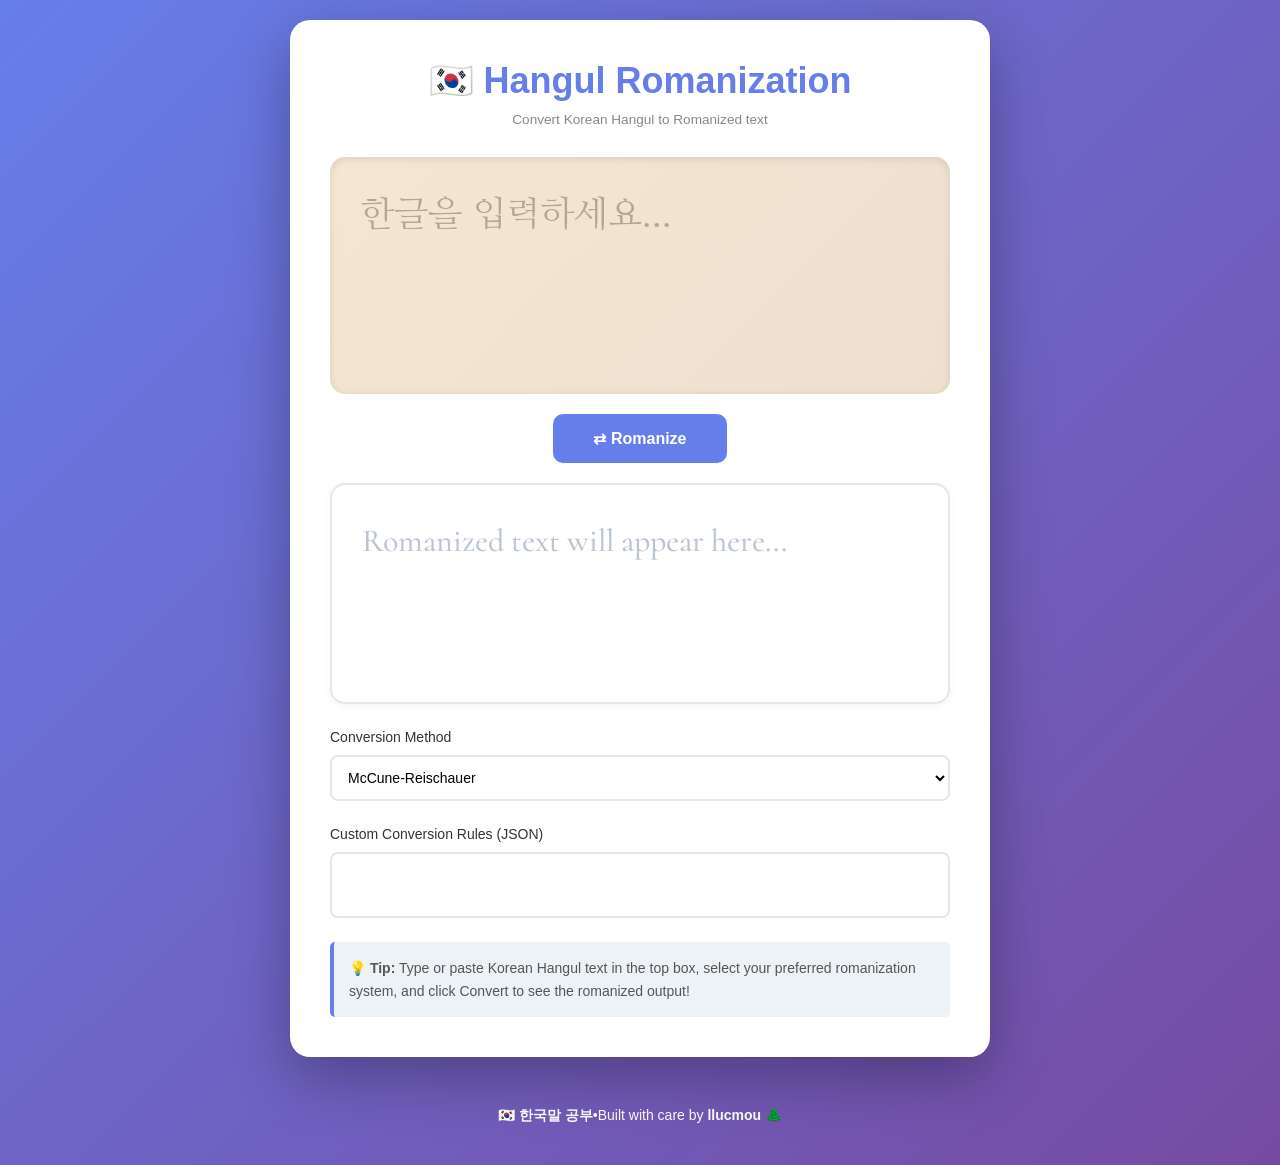
<file: apps/romanizer.html>
<!DOCTYPE html>
<html lang="en">
<head>
    <meta charset="UTF-8">
    <meta name="viewport" content="width=device-width, initial-scale=1.0">
    <title>Hangul Romanization</title>
    <link rel="preconnect" href="https://fonts.googleapis.com">
    <link rel="preconnect" href="https://fonts.gstatic.com" crossorigin>
    <link href="https://fonts.googleapis.com/css2?family=Nanum+Myeongjo:wght@400;700&family=Cormorant:wght@400;500;600&display=swap" rel="stylesheet">
    <link rel="icon" href="data:image/svg+xml,<svg xmlns='http://www.w3.org/2000/svg' viewBox='0 0 100 100'><text y='.9em' font-size='90'>R</text></svg>">
    <link rel="stylesheet" href="../assets/config.css">
    <link rel="stylesheet" href="../assets/shared.css">
    <style>
        .input-display {
            background: linear-gradient(135deg, #f5e6d3 0%, #ede0ce 100%);
            border-radius: 15px;
            padding: 30px;
            margin-bottom: 20px;
            min-height: 120px;
            box-shadow: inset 0 2px 8px rgba(0, 0, 0, 0.1);
        }

        .hangul-input {
            width: 100%;
            background: transparent;
            border: none;
            outline: none;
            font-size: 36px;
            color: #4a4a4a;
            font-family: 'Nanum Myeongjo', serif;
            font-weight: 400;
            text-align: left;
            resize: none;
            line-height: 1.6;
            min-height: 80px;
        }

        .hangul-input::placeholder {
            color: #8b7d6b;
            opacity: 0.6;
        }

        .convert-button-wrapper {
            display: flex;
            justify-content: center;
            margin-bottom: 20px;
        }

        .btn-convert {
            padding: 15px 40px;
            border: none;
            border-radius: 10px;
            font-size: 16px;
            font-weight: 600;
            cursor: pointer;
            transition: all 0.3s ease;
            background: #667eea;
            color: white;
        }

        .btn-convert:hover {
            background: #5568d3;
            transform: translateY(-2px);
            box-shadow: 0 5px 15px rgba(102, 126, 234, 0.4);
        }

        .btn-convert:active {
            transform: translateY(0);
        }

        .output-display {
            background: #ffffff;
            border: 2px solid #e2e8f0;
            border-radius: 15px;
            padding: 30px;
            margin-bottom: 25px;
            min-height: 120px;
            box-shadow: 0 2px 8px rgba(0, 0, 0, 0.05);
        }

        .romanized-output {
            width: 100%;
            background: transparent;
            border: none;
            outline: none;
            font-size: 32px;
            color: #2d3748;
            font-family: 'Cormorant', serif;
            font-weight: 500;
            text-align: left;
            resize: none;
            line-height: 1.6;
            min-height: 80px;
        }

        .romanized-output::placeholder {
            color: #a0aec0;
            opacity: 0.7;
        }

        .control-group {
            margin-bottom: 25px;
        }

        .control-label {
            display: block;
            margin-bottom: 10px;
            color: #333;
            font-weight: 500;
            font-size: 14px;
        }

        select {
            width: 100%;
            padding: 12px;
            border: 2px solid #e2e8f0;
            border-radius: 8px;
            font-size: 14px;
            background: white;
            cursor: pointer;
            transition: border-color 0.3s ease;
            font-family: -apple-system, BlinkMacSystemFont, 'Segoe UI', sans-serif;
        }

        select:hover {
            border-color: #667eea;
        }

        select:focus {
            outline: none;
            border-color: #667eea;
        }

        .custom-rules-container {
            margin-top: 15px;
        }

        .custom-rules-container.visible {
            display: block;
        }

        .custom-rules-textarea {
            width: 100%;
            padding: 15px;
            border: 2px solid #e2e8f0;
            border-radius: 8px;
            font-size: 14px;
            font-family: 'Courier New', monospace;
            resize: none;
            max-height: 150px;
            transition: border-color 0.3s ease;
        }

        .custom-rules-textarea:hover {
            border-color: #667eea;
        }

        .custom-rules-textarea:focus {
            outline: none;
            border-color: #667eea;
        }

        .custom-rules-textarea::placeholder {
            color: #a0aec0;
        }

        .info-box {
            background: #edf2f7;
            border-left: 4px solid #667eea;
            padding: 15px;
            border-radius: 5px;
            margin-top: 20px;
            font-size: 14px;
            color: #555;
            line-height: 1.6;
        }

        .footer {
            margin-top: 30px;
            text-align: center;
            color: white;
            font-size: 14px;
            padding: 20px;
        }

        .footer a {
            color: white;
            text-decoration: none;
            font-weight: 600;
            transition: opacity 0.3s ease;
        }

        .footer a:hover {
            opacity: 0.8;
        }

        @media (max-width: 600px) {
            .container {
                padding: 25px;
            }

            h1 {
                font-size: 24px;
            }

            .hangul-input {
                font-size: 28px;
            }

            .romanized-output {
                font-size: 26px;
            }
        }
    </style>
</head>
<body>
    <div class="container">
        <button class="close-btn" onclick="window.location.href='../index.html'"></button>
        <h1>🇰🇷 Hangul Romanization</h1>
        <p class="subtitle">Convert Korean Hangul to Romanized text</p>

        <div class="input-display">
            <textarea 
                class="hangul-input" 
                id="hangulInput" 
                placeholder="한글을 입력하세요..."
                rows="3"
            ></textarea>
        </div>

        <div class="convert-button-wrapper">
            <button class="btn-convert" id="convertBtn">
                ⇄ Romanize
            </button>
        </div>

        <div class="output-display">
            <textarea 
                class="romanized-output" 
                id="romanizedOutput" 
                placeholder="Romanized text will appear here..."
                rows="3"
            ></textarea>
        </div>

        <div class="control-group">
            <label class="control-label" for="conversionMethod">Conversion Method</label>
            <select id="conversionMethod">
                <option value="mccune" selected>McCune-Reischauer</option>
                <option value="revised">Revised Romanization-like</option>
                <option value="wiri">Wiri-MR</option>
                <option value="custom">Custom</option>
            </select>
        </div>

        <div class="custom-rules-container" id="customRulesContainer">
            <label class="control-label" for="customRules">Custom Conversion Rules (JSON)</label>
            <textarea
                readonly
                class="custom-rules-textarea" 
                id="customRules"
            ></textarea>
        </div>

        <div class="info-box">
            💡 <strong>Tip:</strong> Type or paste Korean Hangul text in the top box, select your preferred romanization system, and click Convert to see the romanized output!
        </div>
    </div>

    <div class="footer">
        <a href="../index.html">🇰🇷 한국말 공부</a>ㅤ•ㅤBuilt with care by <a href="https://github.com/lluckymou" target="_blank">llucmou 🌲</a>
    </div>

    <script src="../assets/hangul.js"></script>
    <script src="../assets/romanizer.js"></script>

    <script>
        const conversionMethodSelect = document.getElementById('conversionMethod');
        const customRulesContainer = document.getElementById('customRulesContainer');
        const customRules = document.getElementById('customRules');

        const wiriJson = {
            "symbols": {
                "aspiration": "›",
                "pause": "."
            },
            "ㄱ": ["g̈", "k", "ng̈", "lg̈", "k"],
            "ㄲ": ["kk", "k", "ng̈", "lg̈", "k"],
            "ㄴ": ["n", "n", "n", "l", "n"],
            "ㄷ": ["d", "t", "n", "nn", "t"],
            "ㄸ": "tt",
            "ㄹ": ["r", "l", "l", "l", "l"],
            "ㅁ": ["m", "m", "m", "m", "m"],
            "ㅂ": ["b", "p", "m", "m", "p"],
            "ㅃ": "pp",
            "ㅅ": ["s", "t", "n", "t", "t"],
            "ㅆ": ["ss", "t", "n", "t", "t"],
            "ㅇ": ["", "ng̈", "ng̈", "ng̈", "ng̈"],
            "ㅈ": ["dj", "t", "n", "t", "t"],
            "ㅉ": "ttch",
            "ㅊ": ["tch›", "t", "n", "t", "t"],
            "ㅋ": ["k›", "k", "ng̈", "k", "k"],
            "ㅌ": ["t›", "t", "n", "t", "t"],
            "ㅍ": ["p›", "p", "m", "p", "p"],
            "ㅎ": ["h", "t", "n", "t", "t"],
            "ㅏ": ["", "á"],
            "ㅐ": ["", "é"],
            "ㅑ": "yá",
            "ㅒ": "yé",
            "ㅓ": ["", "ó"],
            "ㅔ": ["", "e"],
            "ㅕ": "yó",
            "ㅖ": "yê",
            "ㅗ": ["wá", "wé", "ôê", "ô"],
            "ㅛ": "yô",
            "ㅜ": ["wó", "wí", "wê", "ú"],
            "ㅠ": "yú",
            "ㅡ": ["âi", "i", "ê", "â"],
            "ㅣ": ["", "í"],
            "rieulChecker": "function(prev, fol, fol2) { if (this.isConsonant(prev)) return 'n'; if ((this.isVowel(prev) && this.isVowel(fol)) || (fol === 'ㅇ' || fol ==='ㅎ')) return 'r'; if (['ㄴ', 'ㄹ'].includes(prev)) return 'l'; if (this.notHangeul(prev)) return 'r'; return 'l'; }",
            "ieungChecker": "function(prev, fol, fol2) { if (this.isVowel(fol)) return ''; return 'ng̈'; }",
            "kiyeokChecker": "function(prev, fol, fol2) { if (['ㄴ', 'ㄹ', 'ㅁ'].includes(fol)) return 'ng̈'; if (this.isVowel(fol) || fol === 'ㅇ') return 'g̈'; return 'k'; }",
            "digeudChecker": "function(prev, fol, fol2) { if (['ㄴ', 'ㄹ', 'ㅁ'].includes(fol)) return 'n'; if (this.isVowel(fol) || fol === 'ㅇ') return 'd'; return 't'; }",
            "bieubChecker": "function(prev, fol, fol2) { if (['ㄴ', 'ㄹ', 'ㅁ'].includes(fol)) return 'm'; if (this.isVowel(fol) || fol === 'ㅇ') return 'b'; return 'p'; }",
            "nieunChecker": "function(prev, fol, fol2) { if (fol === 'ㄹ' || prev === 'ㄹ') return 'l'; return 'n'; }",
            "ieungChecker": "function(prev, fol, fol2) { if (this.isVowel(fol)) return ''; return 'ng̈'; }"
        };

        const revisedJson = {
            "symbols": {"aspiration":"","pause":""},
            "ㄱ":["g","k","ng","k","k"],
            "ㄲ":["kk","kk","ng","kk","kk"],
            "ㄴ":["n","n","m","l","n"],
            "ㄷ":["d","t","n","t","t"],
            "ㄸ":["tt","tt","tt","tt","tt"],
            "ㄹ":["r","l","l","l","l"],
            "ㅁ":"m",
            "ㅂ":["b","p","m","m","p"],
            "ㅃ":["pp","pp","pp","pp","pp"],
            "ㅅ":["s","t","n","t","t"],
            "ㅆ":["ss","ss","ss","ss","ss"],
            "ㅇ":["","ng","ng","ng","ng"],
            "ㅈ":["j","t","n","t","t"],
            "ㅉ":["jj","jj","jj","jj","jj"],
            "ㅊ":["ch","t","n","t","t"],
            "ㅋ":["k","k","ng","k","k"],
            "ㅌ":["t","t","n","t","t"],
            "ㅍ":["p","p","m","p","p"],
            "ㅎ":["h","","h","h","h"],
            "ㅏ":["","a"],
            "ㅐ":["","ae"],
            "ㅑ":"ya",
            "ㅒ":"yae",
            "ㅓ":["","eo"],
            "ㅔ":["","e"],
            "ㅕ":"yeo",
            "ㅖ":"ye",
            "ㅗ":["wa","wae","oe","o"],
            "ㅛ":"yo",
            "ㅜ":["wo","wi","we","u"],
            "ㅠ":"yu",
            "ㅡ":["eui","ui","ui","eu"],
            "ㅣ":["","i"],
            "rieulChecker": "function(prev, fol, fol2) { if (this.isConsonant(prev)) return 'n'; if ((this.isVowel(prev) && this.isVowel(fol)) || (fol === 'ㅇ' || fol ==='ㅎ')) return 'r'; if (['ㄴ', 'ㄹ'].includes(prev)) return 'l'; if (this.notHangeul(prev)) return 'r'; return 'l'; }",
            "ieungChecker": "function(prev, fol, fol2) { if (this.isVowel(fol)) return ''; return 'ng'; }",
            "kiyeokChecker": "function(prev, fol, fol2) { if (['ㄴ', 'ㄹ', 'ㅁ'].includes(fol)) return 'ng'; if (this.isVowel(fol) || fol === 'ㅇ') return 'g'; return 'k'; }",
            "digeudChecker": "function(prev, fol, fol2) { if (['ㄴ', 'ㄹ', 'ㅁ'].includes(fol)) return 'n'; if (this.isVowel(fol) || fol === 'ㅇ') return 'd'; return 't'; }",
            "bieubChecker": "function(prev, fol, fol2) { if (['ㄴ', 'ㄹ', 'ㅁ'].includes(fol)) return 'm'; if (this.isVowel(fol) || fol === 'ㅇ') return 'b'; return 'p'; }",
            "nieunChecker": "function(prev, fol, fol2) { if (fol === 'ㄹ' || prev === 'ㄹ') return 'l'; return 'n'; }",
            "ieungChecker": "function(prev, fol, fol2) { if (this.isVowel(fol)) return ''; return 'ng'; }"
        }

        conversionMethodSelect.addEventListener('change', function() {
            const method = this.value;

            if (method === 'wiri') {
                customRules.value = JSON.stringify(wiriJson, null, 2);
                customRules.readOnly = true;
                customRules.style.backgroundColor = "#f8f9fa";
            } 
            else if (method === 'revised') {
                customRules.value = JSON.stringify(revisedJson, null, 2);
                customRules.readOnly = true;
                customRules.style.backgroundColor = "#f8f9fa";
            } 
            else if (method === 'mccune') {
                customRules.value = '';
                customRules.readOnly = true;
                customRules.style.backgroundColor = "#f8f9fa";
            } 
            else if (method === 'custom') {
                customRules.readOnly = false;
                customRules.style.backgroundColor = "white";
            }

            customRules.style.height = 'auto';
            customRules.style.height = customRules.scrollHeight + 'px';
        });

        function autoResize(textarea) {
            textarea.style.height = 'auto';
            textarea.style.height = textarea.scrollHeight + 'px';
        }

        const hangulInput = document.getElementById('hangulInput');
        const romanizedOutput = document.getElementById('romanizedOutput');

        hangulInput.addEventListener('input', function() {
            autoResize(this);
        });
    </script>
</body>
</html>
</file>
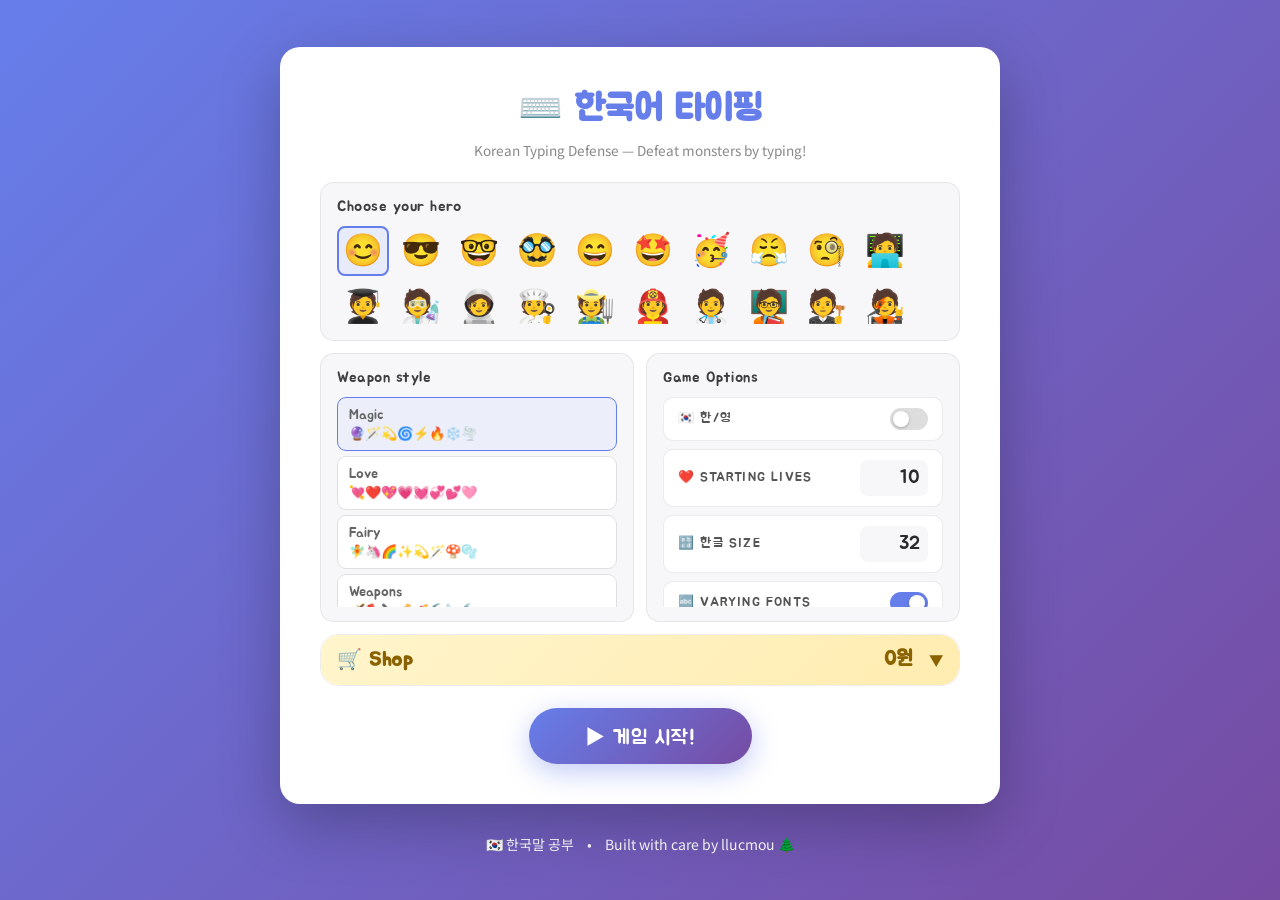
<file: apps/typing-game.html>
<!DOCTYPE html>
<html lang="en">
<head>
<meta charset="UTF-8">
<meta name="viewport" content="width=device-width, initial-scale=1.0, maximum-scale=1.0, user-scalable=no">
<title>한국어 타이핑</title>
<link rel="icon" href="data:image/svg+xml,<svg xmlns='http://www.w3.org/2000/svg' viewBox='0 0 100 100'><text y='.9em' font-size='90'>⌨️</text></svg>">
<style>
@import url('https://fonts.googleapis.com/css2?family=Jua&family=Noto+Sans+KR:wght@400;700&family=Song+Myung&family=Nanum+Myeongjo:wght@400;700&display=swap');

:root {
  --bg-top:#c8c8d4; --bg-bot:#9898a8;
  --primary-color: rgb(102, 126, 234);
  --secondary-color: rgb(118, 75, 162);
}
*{ box-sizing:border-box; margin:0; padding:0; }
html,body{ width:100%; height:100%; overflow:hidden;
  font-family:'Jua','Noto Sans KR',sans-serif;
  touch-action:manipulation; }
body{
  background:linear-gradient(180deg,var(--bg-top) 0%,var(--bg-bot) 100%);
  transition:background 2s ease;
}

/* ===== SCREENS ===== */
.screen{
  position:fixed; inset:0; z-index:200;
  display:flex; flex-direction:column;
  align-items:center; justify-content:center;
  transition:opacity .4s;
}
.screen.off{ opacity:0; pointer-events:none; }

/* Gradient background shared by title + pause */
.menu-screen{
  background: linear-gradient(135deg, var(--primary-color) 0%, var(--secondary-color) 100%);
}

/* White content card */
.menu-card{
  position:relative;
  background:#fff;
  border-radius:20px;
  padding:40px;
  display:flex; flex-direction:column;
  align-items:center;
  gap:6px;
  width:min(720px, 96vw);
  max-height:92vh;
  overflow-y:auto;
  box-shadow:0 20px 60px rgba(0,0,0,.25);
  color:#1a1a2e;
}
.menu-card::-webkit-scrollbar{ width:4px; }
.menu-card::-webkit-scrollbar-thumb{ background:rgba(0,0,0,.15); border-radius:2px; }

/* ===== TITLE ===== */
#scr-title h1{
  font-size: 36px;
  color: #667eea;
  margin-bottom:2px; text-align:center;
}
#scr-title .sub{
  font-size:clamp(.7rem,1.5vw,.85rem);
  color:#888; margin-bottom:16px;
  font-family:'Noto Sans KR',sans-serif;
}
@keyframes glow{
  0%,100%{text-shadow:0 0 20px #ff448866;}
  50%{text-shadow:0 0 50px #ff4488ff,0 0 90px #ff448840;}
}

.setup-wrap{
  display:grid; grid-template-columns:1fr 1fr;
  gap:12px; width:100%; margin-bottom:16px;
  min-width:0; box-sizing:border-box;
}
@media(max-width:600px){
  .setup-wrap{ grid-template-columns:1fr; }
  .scard.wide{ grid-column:1; }
  .shop-item:hover{ background:#f7f7fb; transform:none; }
  #scard-options .gopts-grid{ max-height:65px; }
  #wg-pick.wg-list{ max-height:140px !important; }
}
.scard{
  background:#f7f7fa;
  border:1px solid rgba(0,0,0,.07);
  border-radius:14px; padding:14px 16px;
  color:#1a1a2e; min-width:0; overflow:hidden;
}
.scard h3{
  font-size:.95rem; font-weight:500;
  letter-spacing:.5px; color:#3e3e3e; margin-bottom:10px;
}
.scard.wide{ grid-column:1/-1; }

/* lives card */
.gopts-grid{ display:flex; flex-direction:column; gap:8px; max-height:210px; overflow-y:auto; }
.gopts-grid::-webkit-scrollbar{ width:4px; }
.gopts-grid::-webkit-scrollbar-thumb{ background:rgba(0,0,0,.15); border-radius:2px; }
.gopt-card{
  background:#fff; border:1px solid rgba(0,0,0,.08);
  border-radius:10px; padding:10px 14px;
  display:flex; align-items:center; justify-content:space-between;
  gap:8px; width:100%; box-sizing:border-box;
}
.gopt-label{ font-size:.8rem; text-transform:uppercase; letter-spacing:1.2px; color:#555; }
.lives-row{
  display:flex; align-items:center;
  justify-content:flex-end; gap:10px;
}
.lives-row label{ font-size:1rem; opacity:.65; }
/* number inputs — shared style, no border, no arrows */
input[type=number]{
  width:68px; padding:6px 8px;
  background:#f7f7fa; border:none; outline:none;
  border-radius:8px; color:#2b2b2b;
  font-family:inherit; font-size:1.2rem; text-align:right;
  -moz-appearance:textfield;
}
input[type=number]::-webkit-inner-spin-button,
input[type=number]::-webkit-outer-spin-button{ -webkit-appearance:none; margin:0; }
/* toggle switch */
.gopt-toggle{ display:flex; align-items:center; cursor:pointer; }
.gopt-toggle input{ display:none; }
.gopt-track{
  width:38px; height:22px; border-radius:11px;
  background:#ddd; position:relative; transition:background .2s;
  display:block;
}
.gopt-toggle input:checked ~ .gopt-track{ background:#667eea; }
.gopt-thumb{
  position:absolute; top:3px; left:3px;
  width:16px; height:16px; border-radius:50%;
  background:#fff; box-shadow:0 1px 3px rgba(0,0,0,.25);
  transition:transform .2s;
}
.gopt-toggle input:checked ~ .gopt-track .gopt-thumb{ transform:translateX(16px); }
#pl-lives{ font-size:.88rem; margin-top:8px; order:99; max-width:880px; }

/* hero picker */
.epicker{
  display:flex; flex-wrap:wrap; gap:6px;
  max-height:100px; overflow-y:auto;
}
.epicker::-webkit-scrollbar{ width:4px; }
.epicker::-webkit-scrollbar-thumb{ background:rgba(0,0,0,.15); border-radius:2px; }
.eopt{
  font-size:2rem; cursor:pointer;
  padding:3px 4px; border-radius:8px;
  transition:transform .13s,background .13s;
  border:2px solid transparent;
}
.eopt:hover{ transform:scale(1.2); background:rgba(0,0,0,.06); }
.eopt.sel{ border-color:#667eea; background:rgba(102,126,234,.1); }

/* skin/gender row */
.skin-row{
  display:flex; flex-wrap:wrap; gap:6px;
  margin-top:8px; padding-top:8px;
  border-top:1px solid rgba(0,0,0,.07);
  align-items:center;
}
.skin-row label{ font-size:.65rem; color:#848484; margin-right:4px; }
/* Each group (skin or gender) wraps as a unit */
.skin-group{
  display:flex; align-items:center; gap:4px; flex-wrap:nowrap;
}
.skin-btn{
  font-size:1.1rem; cursor:pointer;
  padding:2px 4px; border-radius:6px;
  border:2px solid transparent; background:none;
  transition:all .12s;
}
.skin-btn:hover{ background:rgba(0,0,0,.06); }
.skin-btn.sel{ border-color:#667eea; background:rgba(102,126,234,.1); }
.gender-btn{
  font-size:1.1rem; cursor:pointer;
  padding:2px 6px; border-radius:6px;
  border:1px solid #ddd; background:none;
  color:#555; transition:all .12s;
}
.gender-btn:hover{ background:rgba(0,0,0,.05); }
.gender-btn.sel{ border-color:#667eea; background:rgba(102,126,234,.1); color:#667eea; }

/* weapon groups */
.wg-list{ display:flex; flex-direction:column; gap:5px; max-height:210px; overflow-y:auto; }
.wg-list::-webkit-scrollbar{ width:4px; }
.wg-list::-webkit-scrollbar-thumb{ background:rgba(0,0,0,.15); border-radius:2px; }
.wgbtn{
  background:#fff; border:1px solid #e0e0e0;
  border-radius:9px; padding:7px 11px;
  color:#333; cursor:pointer;
  font-family:inherit; font-size:.82rem;
  transition:all .13s; text-align:left;
  white-space:nowrap;
}
.wgbtn:hover{ background:#f0f0f5; }
.wgbtn.sel{ border-color:#667eea; background:rgba(102,126,234,.08); color:#667eea; }
.wg-lbl{ font-size:.9rem; color:#646464; display:block; margin-bottom:2px; }

#btn-play{
  padding:13px 56px; font-size:1.25rem;
  font-family:inherit; border:none; border-radius:50px;
  background:linear-gradient(135deg,var(--primary-color),var(--secondary-color));
  color:#fff; cursor:pointer;
  box-shadow:0 8px 28px rgba(102,126,234,.4);
  transition:all .18s; letter-spacing:1px;
}
#btn-play:hover{ transform:translateY(-3px); box-shadow:0 14px 36px rgba(102,126,234,.6); }

/* ===== SHOP ===== */
#shop-card{
  background:transparent;
  border-radius:18px; padding:0;
  overflow:hidden;
}
#shop-header{
  display:flex; align-items:center; justify-content:space-between;
  padding:12px 16px; cursor:pointer;
  background:linear-gradient(135deg,#fff5cc 0%,#ffecb0 100%);
  border-radius:18px;
  transition:border-radius .2s;
}
#shop-card.open #shop-header{ border-radius:18px 18px 0 0; }
#shop-header-title{ font-size:1.25rem; font-weight:800; color:#8a6200; letter-spacing:.5px; }
#shop-chevron{ font-size:.9rem; color:#8a6200; transition:transform .2s; }
#shop-card.open #shop-chevron{ transform:rotate(180deg); }
#shop-wallet{
  font-size:1.25rem; font-weight:700; color:#8a6200;
  margin-left:auto; margin-right:16px;
}
#shop-body{
  display:none; padding:14px 16px 16px; gap:10px; flex-direction:column;
  background:rgba(255,255,255,.97);
  border-radius:0 0 18px 18px;
}
#shop-card.open #shop-body{ display:flex; }
.shop-section-title{
  font-size:.72rem; text-transform:uppercase; letter-spacing:1.5px; color:#777;
  font-weight:700; margin:6px 0 4px;
}
.shop-grid{
  display:grid; grid-template-columns:repeat(auto-fill,minmax(90px,1fr)); gap:8px;
}
.shop-item{
  display:flex; flex-direction:column; align-items:center; gap:5px;
  background:#f7f7fb; border:2px solid transparent;
  border-radius:14px; padding:12px 8px 10px;
  cursor:pointer; transition:all .14s; position:relative;
  text-align:center;
}
.shop-item:hover{ background:#f0f0ff; transform:translateY(-2px); }
.shop-item.sold-out{ opacity:.4; cursor:default; }
.shop-item-emoji{ font-size:2rem; line-height:1; }
.shop-item-name{ font-size:1rem; font-weight:600; color:#333; letter-spacing:.2px; margin-top:4px; margin-bottom:4px; }
.shop-item-price{
  font-size:.72rem; font-weight:800; color:#a06600;
  background:rgba(255,200,0,.18); border-radius:20px; padding:2px 8px;
  margin-top:auto;
}
.shop-item-count{
  position:absolute; top:4px; right:5px;
  font-size:1rem; font-weight:900; color:#667eea;
  background:rgba(102,126,234,.12); border-radius:10px; padding:1px 5px;
}
.shop-tooltip{
  position:fixed; z-index:9999;
  background:rgba(20,20,40,.93); color:#fff;
  font-size:.9rem; border-radius:12px; padding:10px 14px;
  max-width:210px; text-align:center; pointer-events:none;
  backdrop-filter:blur(4px); line-height:1.5;
  opacity:0; transition:opacity .12s;
}
.shop-tooltip.show{ opacity:1; }
/* No hover effect on touch devices */
@media(hover:none){
  .shop-item:hover{ background:#f7f7fb; transform:none; }
}
/* Mobile shop confirm modal */
#shop-modal{
  position:fixed; inset:0; z-index:9998;
  background:rgba(0,0,0,.55); display:flex; align-items:center; justify-content:center;
  backdrop-filter:blur(3px);
}
#shop-modal.off{ display:none; }
#shop-modal-box{
  background:#fff; border-radius:20px; padding:24px 24px 20px;
  width:min(320px,88vw); text-align:center;
  box-shadow:0 8px 40px rgba(0,0,0,.3);
  display:flex; flex-direction:column; gap:12px;
}
#shop-modal-emoji{ font-size:2.8rem; }
#shop-modal-name{ font-size:1.25rem; font-weight:800; color:#222; }
#shop-modal-desc{ font-size:1rem; color:#555; line-height:1.5; }
#shop-modal-price{ font-size:1rem; font-weight:800; color:#a06600; }
.shop-modal-btns{ display:flex; gap:10px; justify-content:center; }
.shop-modal-btn{
  padding:10px 0; border:none; border-radius:12px;
  font-size:1.15rem; font-weight:700; cursor:pointer; transition:all .13s;
  font-family:inherit;
}
#shop-modal-buy{ flex:1; background:#667eea; color:#fff; }
#shop-modal-buy:hover{ background:#5568d5; }
#shop-modal-cancel{ width:fit-content; padding:10px 18px; background:#eee; color:#444; }
#shop-modal-cancel:hover{ background:#ddd; }
@media(max-width:600px){
  .shop-grid{ grid-template-columns:repeat(2,1fr); }
  .shop-item-emoji{ font-size:2.2rem; }
  .shop-item-name{ font-size:.9rem; }
  .shop-item-price{ font-size:.8rem; }
}

/* ===== GAMEOVER ===== */
#scr-over{
  background:rgba(6,3,16,.94);
  color:#fff; gap:12px;
  backdrop-filter:blur(12px);
}
#scr-over h2{ font-size:clamp(2rem,6vw,3.5rem); text-align:center; }
#go-detail{ font-size:.9rem; opacity:.65; text-align:center; }
#go-hiscore{ font-size:.85rem; color:#ffd700; opacity:.9; }
#btn-restart{
  padding:11px 38px; font-size:1rem;
  font-family:inherit;
  border:2px solid #ff4488; border-radius:50px;
  background:transparent; color:#ff4488;
  cursor:pointer; transition:all .18s; margin-top:8px;
}
#btn-restart:hover{ background:#ff4488; color:#fff; }

/* ===== PAUSE CARD ===== */
.pause-card{
  position:relative;
  background:#fff;
  border-radius:20px;
  padding:36px 48px 32px;
  display:flex; flex-direction:column;
  align-items:center; gap:14px;
  box-shadow:0 20px 60px rgba(0,0,0,.25);
  min-width:280px;
  color:#1a1a2e;
}
#scr-pause h2{
  font-size:clamp(1.8rem,5vw,2.8rem);
  color: #667eea;
}
.pause-btns{ display:flex; flex-direction:column; gap:10px; margin-top:4px; width:100%; }
.pause-btn{
  padding:12px 40px; font-size:1rem;
  font-family:inherit; border-radius:50px;
  cursor:pointer; transition:all .18s;
  letter-spacing:.5px; width:100%;
}
#btn-resume{
  background:linear-gradient(135deg,var(--primary-color),var(--secondary-color));
  border:none; color:#fff;
  box-shadow:0 6px 20px rgba(102,126,234,.35);
}
#btn-resume:hover{ transform:translateY(-2px); box-shadow:0 10px 28px rgba(102,126,234,.55); }
#btn-menu{
  background:transparent;
  border:2px solid #d0d0d0;
  color:#3e3e3e;
}
#btn-menu:hover{ border-color:#aaa; color:#1a1a2e; }

/* ===== CLOSE BUTTON (inside .menu-card / .pause-card) ===== */
.close-btn{
  position:absolute; top:14px; right:14px;
  width:28px; height:28px; border-radius:50%;
  background:#ff6b6b; border:none;
  color:#fff; font-size:13px; cursor:pointer;
  display:flex; align-items:center; justify-content:center;
  transition:all .25s; opacity:0; padding:0;
  z-index:10;
}
.close-btn::before{ content:"✕"; }
.close-btn:hover{ background:#ff5252; transform:scale(1.1); }
.menu-card:hover .close-btn,
.pause-card:hover .close-btn{ opacity:.33; }
.close-btn:hover{ opacity:1 !important; }
@media(max-width:600px){
  .close-btn{ opacity:.5; }
  .menu-card{ padding:20px 16px 18px; }
  .pause-card{ padding:28px 28px 24px; }
}

/* ===== FOOTER LINK (title screen) ===== */
#title-footer{
  font-size:14px; color:#fff;
  font-family:'Noto Sans KR',sans-serif;
  margin-top:30px; text-align:center;
}
#title-footer a{ color:#fff; text-decoration:none; opacity:1; }
#title-footer a:hover{ text-decoration:underline; }

/* ===== CANVAS ===== */
#gc{ position:fixed; inset:0; pointer-events:none; z-index:51; }

/* ===== HUD ===== */
#hud{
  position:fixed; top:8px; left:8px; right:8px;
  display:none; align-items:stretch; gap:8px;
  justify-content:space-between;
  z-index:50;
}
#hcard-wave{ pointer-events:none; min-width:170px; }
#hcard-score{ pointer-events:all; min-width:140px; }

.hcard{
  background:rgba(0,0,0,.38);
  backdrop-filter:blur(10px);
  border:1px solid rgba(255,255,255,.18);
  border-radius:12px; padding:8px 14px;
  color:#fff; font-size:.88rem;
  display:flex; flex-direction:column; justify-content:space-between;
}
.hlbl{
  font-size:.82rem; opacity:.55;
  text-transform:uppercase; letter-spacing:1.5px;
  margin-bottom:6px;
}

/* Wave card body: ring on left, text on right */
.wave-body{
  display:flex; align-items:center; gap:10px;
}
.wave-ring-wrap{ flex-shrink:0; }
.wave-text{ display:flex; flex-direction:column; }
#hw-num{ font-size:2rem; font-weight:bold; line-height:1; }
#hw-boss{ font-size:.82rem; opacity:.6; margin-top:2px; white-space:nowrap; }

/* Score card body: vals on left, pause on right */
.score-body{
  display:flex; align-items:center; gap:10px; justify-content:flex-end;
}
.score-vals{ display:flex; flex-direction:column; text-align:right; }
#hs-val{ font-size:2rem; font-weight:bold; color:#ffd700; line-height:1; }
#hs-best-row{ font-size:.82rem; opacity:.45; margin-top:2px; }
#btn-pause{
  flex-shrink:0;
  width:50px; height:50px;
  background:rgba(255,255,255,.08);
  border:1px solid rgba(255,255,255,.2);
  border-radius:8px;
  color:#fff; font-size:1.6rem; line-height:0;
  cursor:pointer; transition:all .15s;
  display:flex; align-items:center; justify-content:center;
}
#btn-pause:hover{ background:rgba(255,255,255,.2); }

@media(max-width:600px){
  #hud{ gap:5px; }
  #hcard-wave{ min-width:0; padding:6px 10px; }
  #hcard-score{ min-width:0; padding:6px 10px; }
  #hw-num{ font-size:1.2rem; }
  .wave-ring-wrap svg{ width:36px; height:36px; }
  #hs-val{ font-size:1.2rem; }
  #hs-best-row{ display:none; }
  #btn-pause{ width:38px; height:38px; font-size:1.2rem; }
}

/* ===== PLAYER AREA ===== */
#player-area{
  position:fixed; bottom:0; left:0; right:0;
  display:none; flex-direction:column;
  align-items:center; padding-bottom:10px;
  z-index:40;
}
#pl-name{ font-size:.72rem; color:#fff; text-shadow:0 1px 4px rgba(0,0,0,.9); margin-bottom:8px; }
#pl-emoji{
  font-size:4.5rem;
  filter:drop-shadow(0 4px 8px rgba(0,0,0,.5));
  transition:transform .12s;
  line-height:1;
  margin-bottom:8px;
}
#inp-wrap{
  display:flex; align-items:center; gap:8px;
  background:rgba(0,0,0,.55); backdrop-filter:blur(12px);
  border:2px solid rgba(255,255,255,.3); border-radius:30px;
  padding:8px 18px; width:min(380px,92vw);
  transition:border-color .18s;
}
#inp-wrap:focus-within{ border-color:rgba(255,255,255,.7); }
#spell-ico{ font-size:1.05rem; }
#typing{
  flex:1; background:none; border:none; outline:none;
  color:#fff; font-family:'Noto Sans KR',sans-serif;
  font-size:1rem; caret-color:#ff4488;
}
#typing::placeholder{ color:rgba(255,255,255,.3); }

/* ===== ANNOUNCEMENTS ===== */
#announce{
  position:fixed; inset:0;
  display:flex; align-items:center; justify-content:center;
  pointer-events:none; z-index:60;
  /* will be overridden in JS for mobile keyboard */
}
#announce-txt{
  font-size:clamp(2rem,7vw,4.5rem); color:#fff;
  text-shadow:0 0 30px rgba(255,210,80,.8),0 4px 10px rgba(0,0,0,.6);
  opacity:0; transition:opacity .35s ease;
  text-align:center; padding:0 16px;
}
#announce-txt.on{ opacity:1; }

/* ===== FREEZE OVERLAY ===== */
#freeze-overlay{
  position:fixed; inset:0; z-index:70;
  background:rgba(100,180,255,0.28);
  pointer-events:none; opacity:0;
  transition:opacity .15s;
}
#freeze-overlay.on{ opacity:1; }
#typing.frozen{
  background:rgba(140,210,255,.4) !important;
  color:rgba(200,235,255,.6) !important;
  caret-color:transparent;
}

/* ===== WEATHER CANVAS ===== */
#wx-canvas{ position:fixed; inset:0; pointer-events:none; z-index:52; opacity:0.72; }

/* ===== CHEAT MENU ===== */
#cheat-menu{
  position:fixed; z-index:999;
  background:#1a1a2e; color:#e0e0ff;
  border:1px solid #667eea; border-radius:14px;
  padding:16px 18px; width:280px;
  box-shadow:0 8px 32px rgba(0,0,0,.7);
  font-family:'Noto Sans KR',sans-serif; font-size:.82rem;
  display:none; top:80px; left:20px;
  cursor:default; user-select:none;
}
#cheat-menu.on{ display:block; }
#cheat-title{
  font-size:1rem; font-weight:bold; color:#aab8ff;
  margin-bottom:12px; display:flex; justify-content:space-between; align-items:center;
  cursor:grab; user-select:none;
}
#cheat-title:active{ cursor:grabbing; }
#cheat-close{ cursor:pointer; opacity:.6; font-size:1.2rem; line-height:1; }
#cheat-close:hover{ opacity:1; }
.cheat-row{
  display:flex; align-items:center; gap:8px;
  margin-bottom:8px; flex-wrap:wrap;
}
.cheat-row label{ flex:1; min-width:80px; }
.cheat-btn{
  background:#667eea; color:#fff; border:none;
  border-radius:6px; padding:4px 10px; cursor:pointer;
  font-size:.78rem;
}
.cheat-btn:hover{ background:#8899ff; }
.cheat-btn.red{ background:#e74c3c; }
.cheat-btn.red:hover{ background:#ff6666; }
.cheat-inp{
  width:54px; background:#2a2a4e; color:#fff;
  border:1px solid #667eea; border-radius:5px;
  padding:3px 6px; font-size:.78rem;
}
#cheat-god-lbl{ color:#ffd700; font-weight:bold; font-size:.75rem; }

#cfx{ position:fixed; inset:0; pointer-events:none; z-index:55; overflow:hidden; }
.cp{
  position:absolute; top:-18px; border-radius:2px;
  animation:cffall linear forwards;
}
@keyframes cffall{ to{ transform:translateY(110vh) rotate(720deg); opacity:0; } }
#well-done{
  position:fixed; left:50%;
  transform:translateX(-50%) translateY(-50%);
  font-size:clamp(2rem,7vw,4rem); color:#fff;
  text-shadow:0 0 30px rgba(120,220,255,.9);
  opacity:0; transition:opacity .45s;
  z-index:56; pointer-events:none; white-space:nowrap;
  top:50%; /* overridden by JS on mobile */
}
#well-done.on{ opacity:1; }

/* ── INVENTORY HUD ── */
#inv-hud{
  display:flex; flex-direction:column; align-items:center; gap:3px;
  background:rgba(255,255,255,.12); backdrop-filter:blur(6px);
  border:1px solid rgba(255,255,255,.25);
  border-radius:14px; padding:5px 8px 6px;
  min-width:88px;
}
#inv-main-row{
  display:flex; align-items:center; gap:4px;
}
.inv-nav{
  background:rgba(255,255,255,.18); border:none;
  color:#fff; font-size:1rem; cursor:pointer;
  border-radius:8px; padding:4px 7px; line-height:1;
  transition:background .15s;
}
.inv-nav:hover{ background:rgba(255,255,255,.35); }
#inv-slot{
  position:relative;
  width:52px; height:52px;
  border:2px solid rgba(255,255,255,.5);
  border-radius:12px;
  background:rgba(0,0,0,.18);
  display:flex; align-items:center; justify-content:center;
  font-size:2rem; cursor:pointer;
  overflow:hidden;
  transition:border-color .15s;
}
#inv-slot:hover{ border-color:rgba(255,220,50,.9); }
#inv-slot-hover{
  position:absolute; inset:0;
  display:flex; align-items:center; justify-content:center;
  background:rgba(0,0,0,.68);
  opacity:0; transition:opacity .15s;
  border-radius:10px;
}
#inv-slot:hover #inv-slot-hover{ opacity:1; }
#inv-use-hover{
  font-size:.62rem; font-weight:700; color:#fff;
  background:rgba(255,220,50,.85); border:none;
  border-radius:6px; padding:3px 9px; cursor:pointer;
  letter-spacing:.5px;
  transition:background .12s;
}
#inv-use-hover:hover{ background:rgba(255,220,50,1); color:#222; }
#inv-use-hover:disabled{ opacity:.35; cursor:default; }
#inv-count{
  position:absolute; bottom:2px; right:4px;
  font-size:.78rem; font-weight:900; color:#fff;
  text-shadow:0 1px 4px rgba(0,0,0,.95);
  pointer-events:none; z-index:1;
}
#inv-hud.unavailable{
  opacity:0.25;
  pointer-events:none;
}
#inv-hud.unavailable #inv-slot-hover{ display:none; }
#inv-item-name{
  font-size:.65rem; color:#fff; font-weight:700;
  letter-spacing:.8px; text-align:center;
  text-transform:uppercase;
  text-shadow:0 1px 4px rgba(0,0,0,.9), 0 0 8px rgba(0,0,0,.7);
  min-height:.8rem;
}

/* ── GROUND ITEMS ── */
#ground-items{
  position:fixed; inset:0;
  pointer-events:none; z-index:49;
  overflow:visible;
}
.gitem{
  position:absolute;
  display:flex; flex-direction:column; align-items:center;
  pointer-events:none;
  user-select:none;
  width:56px; height:56px;
  overflow:visible;
  animation:coin-bob 1.8s ease-in-out infinite alternate;
  filter:drop-shadow(3px 4px 6px rgba(0,0,0,.55));
}
.gitem svg{ position:absolute; inset:0; width:56px; height:56px; overflow:visible; }
.gitem-hanja{
  position:absolute; inset:0;
  display:flex; align-items:center; justify-content:center;
  font-size:1.7rem; font-family:'Song Myung', serif;
  font-weight:700;
  z-index:1;
}
@keyframes coin-bob{
  from{ transform:translateY(0px); filter:drop-shadow(3px 5px 7px rgba(0,0,0,.55)); }
  to{   transform:translateY(-6px); filter:drop-shadow(3px 10px 10px rgba(0,0,0,.35)); }
}
/* coin glow pulses on the SVG group */
.gitem-coin-group{
  animation:coin-glow 1.4s ease-in-out infinite alternate;
}
@keyframes coin-glow{
  from{ filter:drop-shadow(0 0 3px var(--coin-glow-a)); }
  to{   filter:drop-shadow(0 0 10px var(--coin-glow-b)) drop-shadow(0 0 20px var(--coin-glow-a)); }
}
/* coin color themes */
.gitem[data-coin="gold"]   { --coin-fill:#ffe033; --coin-rim:#b8860b; --coin-text:#5a3800; --coin-glow-a:rgba(255,200,30,.7); --coin-glow-b:rgba(255,220,80,1); }
.gitem[data-coin="silver"] { --coin-fill:#e8e8e8; --coin-rim:#909090; --coin-text:#2a2a2a; --coin-glow-a:rgba(180,180,200,.7); --coin-glow-b:rgba(220,220,240,1); }
.gitem[data-coin="bronze"] { --coin-fill:#cd7f32; --coin-rim:#8b4513; --coin-text:#3a1800; --coin-glow-a:rgba(180,100,20,.7); --coin-glow-b:rgba(220,140,50,1); }
/* arc and fill use CSS vars */
.gitem-coin-fill { fill:var(--coin-fill); stroke:var(--coin-rim); stroke-width:2.5; }
.gitem-coin-arc  { fill:none; stroke:var(--coin-text); stroke-width:3; stroke-linecap:round; }
/* 3D sheen: right-side darker ellipse */
.gitem-coin-sheen{ fill:rgba(0,0,0,.12); }
.gitem-hanja{ color:var(--coin-text); }

/* ── ACTIVE EFFECT OVERLAY ── */
#effect-bubble{
  position:fixed; border-radius:50%;
  pointer-events:none; z-index:38; /* below player-area (z:40) */
  transition:opacity .4s;
  display:none;
}
</style>
</head>
<body>

<!-- TITLE -->
<div id="scr-title" class="screen menu-screen">
  <div class="menu-card">
    <button class="close-btn" onclick="window.location.href='../index.html'"></button>
    <h1>⌨️ 한국어 타이핑</h1>
    <p class="sub">Korean Typing Defense — Defeat monsters by typing!</p>
    <div class="setup-wrap">

      <!-- Hero picker -->
      <div class="scard wide">
        <h3>Choose your hero</h3>
        <div class="epicker" id="hero-pick"></div>
        <div class="skin-row" id="skin-row" style="display:none">
          <div class="skin-group">
            <label>Skin:</label>
            <div id="skin-btns"></div>
          </div>
          <div class="skin-group" id="gender-group">
            <label>Gender:</label>
            <div id="gender-btns"></div>
          </div>
        </div>
      </div>

      <!-- Weapon style -->
      <div class="scard">
        <h3>Weapon style</h3>
        <div class="wg-list" id="wg-pick"></div>
      </div>

      <!-- Game Options -->
      <div class="scard" id="scard-options">
        <h3>Game Options</h3>
        <div class="gopts-grid">

          <div class="gopt-card">
            <div class="gopt-label">🇰🇷 한/영</div>
            <label class="gopt-toggle">
              <input type="checkbox" id="chk-korean-ui">
              <span class="gopt-track"><span class="gopt-thumb"></span></span>
            </label>
          </div>

          <div class="gopt-card">
            <div class="gopt-label">❤️ Starting Lives</div>
            <div class="lives-row">
              <input type="number" id="inp-lives" min="1" max="100" value="10">
            </div>
          </div>

          <div class="gopt-card">
            <div class="gopt-label">🔡 한글 Size</div>
            <div class="lives-row">
              <input type="number" id="inp-hangul-size" min="18" max="52" value="32" step="2">
            </div>
          </div>

          <div class="gopt-card">
            <div class="gopt-label">🔤 Varying Fonts</div>
            <label class="gopt-toggle">
              <input type="checkbox" id="chk-fonts" checked>
              <span class="gopt-track"><span class="gopt-thumb"></span></span>
            </label>
          </div>

          <div class="gopt-card">
            <div class="gopt-label">🀄 Hanja Powerups</div>
            <label class="gopt-toggle">
              <input type="checkbox" id="chk-hanja">
              <span class="gopt-track"><span class="gopt-thumb"></span></span>
            </label>
          </div>

          <div class="gopt-card">
            <div class="gopt-label">🌤️ Weather</div>
            <label class="gopt-toggle">
              <input type="checkbox" id="chk-weather" checked>
              <span class="gopt-track"><span class="gopt-thumb"></span></span>
            </label>
          </div>

        </div>
      </div>

      <!-- SHOP -->
      <div id="shop-card" class="scard wide">
        <div id="shop-header" onclick="toggleShop()">
          <span id="shop-header-title">🛒 Shop</span>
          <span id="shop-wallet" class="shop-wallet-display">0원</span>
          <span id="shop-chevron">▼</span>
        </div>
        <div id="shop-body"></div>
      </div>

    </div>
    <button id="btn-play">▶ 게임 시작!</button>
  </div>
  <p id="title-footer">
    <a href="../index.html">🇰🇷 한국말 공부</a>ㅤ•ㅤBuilt with care by <a href="https://github.com/lluckymou" target="_blank">llucmou 🌲</a>
  </p>
</div>

<!-- GAMEOVER -->
<div id="scr-over" class="screen off">
  <h2 id="go-title">🪦 게임 오버</h2>
  <div id="go-detail"></div>
  <div id="go-hiscore"></div>
  <button id="btn-restart">↩ Try Again</button>
</div>

<!-- PAUSE -->
<div id="scr-pause" class="screen menu-screen off">
  <div class="pause-card">
    <h2>⏸ Paused</h2>
    <div class="pause-btns">
      <button class="pause-btn" id="btn-resume">▶ Resume</button>
      <button class="pause-btn" id="btn-menu">↩ Main Menu</button>
    </div>
  </div>
</div>

<canvas id="gc"></canvas>

<!-- HUD -->
<div id="hud">
  <div class="hcard" id="hcard-wave">
    <div class="hlbl">Wave</div>
    <div class="wave-body">
      <div class="wave-ring-wrap">
        <svg id="wave-ring" viewBox="0 0 36 36" width="44" height="44">
          <circle class="ring-bg" cx="18" cy="18" r="15.9" fill="none" stroke="rgba(255,255,255,.15)" stroke-width="3"/>
          <circle id="ring-arc" cx="18" cy="18" r="15.9" fill="none" stroke="#4caf50" stroke-width="3"
            stroke-dasharray="0 100" stroke-linecap="round"
            transform="rotate(-90 18 18)" style="transition:stroke-dasharray .3s ease"/>
          <text id="weather-icon" x="18" y="22" text-anchor="middle" font-size="11" style="pointer-events:none;font-family:serif">🌞</text>
        </svg>
      </div>
      <div class="wave-text">
        <div id="hw-num">1</div>
        <div id="hw-boss">Boss in 10</div>
      </div>
    </div>
  </div>

  <!-- INVENTORY HUD -->
  <div id="inv-hud" style="display:none">
    <div id="inv-main-row">
      <button class="inv-nav" id="inv-prev" title="Ctrl+←">◁</button>
      <div id="inv-slot">
        <div id="inv-emoji"></div>
        <div id="inv-count"></div>
        <div id="inv-slot-hover">
          <button id="inv-use-hover" title="Ctrl+Space">USE</button>
        </div>
      </div>
      <button class="inv-nav" id="inv-next" title="Ctrl+→">▷</button>
    </div>
    <div id="inv-item-name"></div>
  </div>

  <div class="hcard" id="hcard-score">
    <div class="hlbl">💰 원</div>
    <div class="score-body">
      <div class="score-vals">
        <div id="hs-val">0</div>
        <div id="hs-best-row"><span id="hs-best-lbl">Best</span>: <span id="hs-best">0</span></div>
      </div>
      <button id="btn-pause">⏸</button>
    </div>
  </div>
</div>

<!-- GROUND ITEMS (drawn as DOM elements over canvas) -->
<div id="ground-items"></div>

<!-- PLAYER -->
<div id="player-area">
  <div id="pl-name"></div>
  <div id="pl-emoji">😊</div>
  <div id="inp-wrap">
    <span id="spell-ico">✨</span>
    <input id="typing" type="text"
      placeholder="Type Korean here…"
      autocomplete="off" autocorrect="off"
      autocapitalize="none" spellcheck="false"
      inputmode="text">
  </div>
  <div id="pl-lives"></div>
</div>

<!-- ANNOUNCE / CONFETTI -->
<div id="announce"><div id="announce-txt"></div></div>
<div id="cfx"><div id="well-done">잘했어요! 🎉</div></div>

<!-- WEATHER -->
<canvas id="wx-canvas"></canvas>

<!-- FREEZE -->
<div id="freeze-overlay"></div>
<!-- EFFECT BUBBLE (stun/autokill) -->
<div id="effect-bubble"></div>

<!-- CHEAT MENU -->
<div id="cheat-menu">
  <div id="cheat-title">
    ⚡ Cheat Menu
    <span id="cheat-close">✕</span>
  </div>
  <div class="cheat-row">
    <label>God Mode</label>
    <button class="cheat-btn" id="c-god" onclick="cheatToggleGod()">OFF</button>
    <span id="cheat-god-lbl"></span>
  </div>
  <div class="cheat-row">
    <label>Auto-Shoot</label>
    <button class="cheat-btn" id="c-auto" onclick="cheatToggleAuto()">OFF</button>
  </div>
  <div class="cheat-row">
    <label>Add Lives</label>
    <input class="cheat-inp" id="c-lives-in" type="number" value="10" min="1" max="100">
    <button class="cheat-btn" onclick="cheatAddLives()">+Add</button>
  </div>
  <div class="cheat-row">
    <label>Set Wave</label>
    <input class="cheat-inp" id="c-wave-in" type="number" value="5" min="1">
    <button class="cheat-btn" onclick="cheatSetWave()">Go</button>
  </div>
  <div class="cheat-row">
    <label>Weather</label>
    <select class="cheat-inp" id="c-wx" style="width:100px">
      <option value="sunny">☀️ Sunny</option>
      <option value="foggy">🌫️ Foggy</option>
      <option value="drizzle">🌦 Drizzle</option>
      <option value="raining">🌧 Rain</option>
      <option value="snowing">🌨 Snow</option>
      <option value="blizzard">❄️ Blizzard</option>
      <option value="night">🌑 Night</option>
      <option value="fall">🍁 Fall</option>
      <option value="blossom">🌸 Blossom</option>
    </select>
    <button class="cheat-btn" onclick="cheatSetWeather()">Set</button>
  </div>
  <div class="cheat-row">
    <label>Spawn Boss</label>
    <select class="cheat-inp" id="c-boss-type" style="width:80px">
      <option value="">Random</option>
      <option value="eruptor">🌋 Eruptor</option>
      <option value="king">🏯 King</option>
      <option value="archer">🏹 Archer</option>
      <option value="musician">🎵 Musician</option>
      <option value="ice">❄️ Ice</option>
      <option value="warrior">🛡 Warrior</option>
    </select>
    <button class="cheat-btn" onclick="cheatSpawnBoss()">Spawn</button>
  </div>
  <hr style="border-color:#333;margin:8px 0">
  <div style="font-size:.72rem;color:#aab8ff;margin-bottom:6px">Custom Monster</div>
  <div class="cheat-row">
    <label>Emoji</label>
    <select class="cheat-inp" id="c-mon-emoji" style="width:100px">
      <option>💩</option><option>👹</option><option>👺</option><option>👻</option>
      <option>👽</option><option>👾</option><option>🤖</option><option>🧌</option>
      <option>🧟</option><option>🕷️</option><option>🦟</option><option>🦠</option>
      <option>🪳</option><option>🐀</option><option>🐁</option><option>🎃</option>
      <option>🦇</option><option>🦅</option><option>🥷🏼</option>
    </select>
  </div>
  <div class="cheat-row">
    <label>Words</label>
    <input class="cheat-inp" id="c-mon-words" type="number" value="1" min="1" max="8">
  </div>
  <div class="cheat-row">
    <label>Modifier</label>
    <select class="cheat-inp" id="c-mon-mod" style="width:100px">
      <option value="">Normal</option>
      <option value="archer">🏹 Archer</option>
      <option value="musician">🎵 Musician</option>
      <option value="ice">❄️ Ice</option>
      <option value="warrior">🛡 Warrior</option>
      <option value="eruptor">🌋 Eruptor</option>
      <option value="king">🏯 King</option>
    </select>
  </div>
  <div class="cheat-row">
    <button class="cheat-btn" style="width:100%" onclick="cheatSpawnCustom()">🐣 Spawn Custom</button>
  </div>
  <hr style="border-color:#333;margin:8px 0">
  <div style="font-size:.72rem;color:#aab8ff;margin-bottom:6px">Powerups</div>
  <div class="cheat-row">
    <label>Give Item</label>
    <select class="cheat-inp" id="c-item-type" style="width:90px">
      <option value="❤️‍🩹">❤️‍🩹 Heal</option>
      <option value="⚡">⚡ Stun</option>
      <option value="🔥">🔥 Crit</option>
      <option value="⏱️">⏱️ Slow</option>
      <option value="🎯">🎯 Auto-kill</option>
      <option value="⏰">⏰ Time Freeze</option>
      <option value="🎁">🎁 2x Score</option>
      <option value="🎲">🎲 Mystery</option>
      <option value="⚔️">⚔️ Cleave</option>
      <option value="🏯">🏯 World Skip</option>
    </select>
    <button class="cheat-btn" onclick="cheatGiveItem()">Give</button>
  </div>
  <div class="cheat-row">
    <label>Spawn Item on Ground</label>
  </div>
  <div class="cheat-row">
    <select class="cheat-inp" id="c-ground-item" style="width:90px">
      <option value="❤️‍🩹">❤️‍🩹 Heal</option>
      <option value="⚡">⚡ Stun</option>
      <option value="🔥">🔥 Crit</option>
      <option value="⏱️">⏱️ Slow</option>
      <option value="🎯">🎯 Auto-kill</option>
      <option value="⏰">⏰ Freeze</option>
      <option value="🎁">🎁 2x Score</option>
      <option value="🎲">🎲 Mystery</option>
      <option value="⚔️">⚔️ Cleave</option>
      <option value="🏯">🏯 World Skip</option>
    </select>
    <select class="cheat-inp" id="c-ground-tier" style="width:65px">
      <option value="1">T1 (1 syl)</option>
      <option value="2">T2 (1-2)</option>
      <option value="3">T3 (1-3)</option>
      <option value="4">T4 (1-4)</option>
      <option value="5">T5 (1-5)</option>
    </select>
    <button class="cheat-btn" onclick="cheatSpawnGroundItem()">Drop</button>
  </div>
  <hr style="border-color:#333;margin:8px 0">
  <div class="cheat-row">
    <label>+1000원</label>
    <button class="cheat-btn" onclick="cheatAddScore()">+1000 원</button>
  </div>
  <div class="cheat-row">
    <label>Skip Wave</label>
    <button class="cheat-btn" onclick="cheatSkipWave()">⏭ Skip</button>
  </div>
  <div class="cheat-row">
    <label>Kill All</label>
    <button class="cheat-btn red" onclick="cheatKillAll()">💀 Kill All</button>
  </div>
  <hr style="border-color:#553333;margin:8px 0">
  <div class="cheat-row">
    <label style="color:#ff8888">Factory Reset</label>
    <button class="cheat-btn red" onclick="cheatFactoryReset()">🗑 Reset All</button>
  </div>
</div>

<div class="shop-tooltip" id="shop-tooltip"></div>
<div id="shop-modal" class="off">
  <div id="shop-modal-box">
    <div id="shop-modal-emoji"></div>
    <div id="shop-modal-name"></div>
    <div id="shop-modal-desc"></div>
    <div class="shop-modal-btns">
      <button class="shop-modal-btn" id="shop-modal-cancel" onclick="closeShopModal()">✕</button>
      <button class="shop-modal-btn" id="shop-modal-buy" onclick="confirmShopBuy()"></button>
    </div>
  </div>
</div>

<script>
const RAW = [
  // ── 2 jamo (single simple syllable, no batchim) ─────────────────────────────
  "나","저","너","네","다","이","한","가","서","도","에","의","와","과",
  "밥","물","집","눈","귀","입","코","손","팔","발","배","등","몸","뼈",
  "개","소","말","닭","곰","새","벌","뱀","꿀","쥐","양","돼지",
  "산","강","숲","달","별","불","해","비","땅","숲","길","곳","옆",
  "봄","가을","두","세","열","백",
  "차","배","기","다","또","좀","잘","네","왜","뭐","어","응","음","아","오","우",
  "해","달","밤","낮","빛","힘","꿈","글","말","쪽","앞","뒤","위","옆",
  "피","뇨","뼈","뺨","코","혀",

  // ── 3 jamo (one syllable with batchim, or simple 2-syl) ─────────────────────
  "국","밥","산","강","집","방","책","밤","눈","달","별","꽃","풀","씨",
  "문","창","장","침","벽","돌","쌀","곡","숲","밭","논","흙","잎",
  "오늘","내일","어제","지금","나중","항상","가끔","빨리","천천히",
  "아기","아이","사람","남자","여자","언니","오빠","형","누나",
  "봄비","눈물","기쁨","슬픔","화남","두려움",
  "우리","자기","그것","이것","저것","무엇","어디","언제","어떻게",
  "크다","작다","많다","적다","좋다","나쁘다","빠르다","느리다",
  "먹다","마시다","자다","일어나다","걷다","뛰다","앉다","서다",

  // ── 4 jamo ─────────────────────────────────────────────────────────────────
  "엄마","아빠","할머니","할아버지","형","누나","언니","오빠","친구","가족",
  "아기","사람","학교","회사","병원","카페","공원","도서관","시장","마트",
  "빨간","파란","노란","초록","흰색","검정","분홍","하늘","보라","갈색","회색","주황",
  "봄비","가을","태풍","구름","바람","햇빛","눈사람","무지개","안개","서리",
  "삼겹살","김밥","라면","치킨","피자","커피","주스","우유","빵","과자","케이크","아이스크림",
  "사과","배","포도","딸기","바나나","오렌지","수박","참외","복숭아","레몬","망고","키위",
  "당근","양파","감자","고구마","버섯","오이","토마토","배추","시금치","파","마늘","생강",
  "강아지","고양이","토끼","햄스터","앵무새","거북이","금붕어",
  "셔츠","바지","치마","코트","신발","양말","모자","장갑","목도리","가방","지갑",
  "숟가락","젓가락","그릇","냄비","칼","도마","냉장고","전자레인지",
  "의자","책상","침대","소파","거울","시계","전화기",

  // ── 5-6 jamo ────────────────────────────────────────────────────────────────
  "안녕","고마워","미안해","괜찮아","좋아요","싫어요","알아요","몰라요","맞아요","됐어요",
  "행복해","슬퍼요","화났어","무서워","재밌어","지루해","피곤해","신나요","졸려요",
  "감사해","반가워요","어서와","잘 자요","사랑해","보고싶어","그리워요",
  "학생","선생님","의사","간호사","경찰","요리사","가수","배우","작가","운동선수",
  "서울","부산","인천","대구","광주","한국","일본","미국","중국","영국","프랑스","독일",
  "하나","둘","셋","넷","다섯","여섯","일곱","여덟","아홉","열","스물","서른","백","천",
  "일","이","삼","사","오","육","칠","팔","구","십",
  "월요일","화요일","수요일","목요일","금요일","토요일","일요일",
  "일월","이월","삼월","사월","오월","유월","칠월","팔월","구월","시월","십일월","십이월",
  "아침","점심","저녁","새벽","밤","낮","오전","오후",
  "봄","여름","가을","겨울",
  "동쪽","서쪽","남쪽","북쪽","왼쪽","오른쪽","앞쪽","뒤쪽","위쪽","아래",
  "크기","무게","거리","속도","온도","가격","나이","키","번호",

  // ── 7-9 jamo ────────────────────────────────────────────────────────────────
  "안녕하세요","감사합니다","죄송합니다","잘 지내요","처음 뵙겠습니다",
  "재미있어요","재미없어요","힘들어요","쉬워요","어려워요","아름다워요",
  "빨간색","파란색","노란색","초록색","분홍색","보라색","주황색","하늘색",
  "비빔밥","떡볶이","불고기","냉면","된장찌개","삼계탕","해물파전","순두부찌개","잡채","갈비탕",
  "자동차","자전거","지하철","비행기","핸드폰","컴퓨터","냉장고","세탁기","청소기","에어컨",
  "고양이","원숭이","코끼리","호랑이","사자","기린","펭귄","독수리","악어","하마",
  "공부하다","일하다","운동하다","여행하다","수영하다","요리하다","청소하다","쇼핑하다",
  "따뜻해요","시원해요","습해요","건조해요","맑아요","흐려요","추워요","더워요",
  "얼마예요","어디예요","언제예요","몇 시예요","어떻게요","왜 그래요",
  "배가 고파요","배가 불러요","목이 말라요","졸려요","아파요","피곤해요",

  // ── 10-14 jamo ──────────────────────────────────────────────────────────────
  "잘 먹겠습니다","맛있어요","배불러요","배고파요",
  "도와주세요","조심하세요","잠깐만요","생각해요","기억나요","이해했어요",
  "걱정돼요","설레요","부끄러워요","자랑스러워요","외로워요","그리워요","감동받았어요",
  "경복궁","남산타워","인사동","명동","백화점","편의점","영화관","놀이공원","동물원",
  "비가 와요","눈이 와요","바람이 불어요","안개가 껴요","날씨가 좋아요","날씨가 나빠요",
  "일어나다","기다리다","선택하다","결정하다","이해하다","노래하다","춤추다","그리다",
  "한국 음식","한국 문화","한국 역사","한국 노래","한국 드라마","한국 영화",
  "사진 찍어요","전화해요","문자해요","인터넷해요","게임해요",

  // ── 15+ jamo ────────────────────────────────────────────────────────────────
  "대한민국","한국어","영어","일본어","중국어","수학","과학","역사","음악","미술","체육",
  "잘했어요","수고했어요","축하해요","화이팅","힘내세요","어떻게 지내세요",
  "천천히 말해주세요","다시 말해주세요","생일 축하해요","좋은 아침","좋은 밤",
  "소셜미디어","인터넷","프로그램","게임","데이터","앱","유튜브","인스타그램",
  "서울특별시","인공지능","반도체","케이팝","드라마","올림픽","월드컵","환경오염","지구온난화",
  "커뮤니케이션","디지털화","글로벌","인터내셔널","인프라스트럭처",
  "무슨 일이에요","어디에 가요","뭐 먹고 싶어요","같이 가요","잘 부탁드립니다",
];

function countJamo(str) {
  let n = 0;
  for (const ch of str) {
    const c = ch.charCodeAt(0);
    if (c >= 0xAC00 && c <= 0xD7A3) {
      n += 2 + (((c - 0xAC00) % 28) > 0 ? 1 : 0);
    } else if (c > 0x20) n++;
  }
  return n;
}
const WORDS = RAW.map(t => ({ text: t, d: countJamo(t) }));

/* ================================================================
   CONSTANTS
================================================================ */
const MONSTERS = ['💩','👹','👺','👻','👽','👾','🤖','🧌','🧟','🧟‍♀️','🕷️','🦟','🦠','🪳','🐀','🐁','🎃','🦇','🦅','🥷🏼'];

const WEAPONS = {
  magic:     { label: 'Magic',      ko:'마법',      e:['🔮','🪄','💫','🌀','⚡','🔥','❄️','🌪️','🧿','💠','🌙','🕯️','☄️','🪐']},
  love:      { label: 'Love',       ko:'사랑',      e:['💘','❤️','💖','💗','💓','💞','💕','🩷','🧡','💛','💚','💙','💜','🩵','🤍','🖤'] },
  fairy:     { label: 'Fairy',      ko:'요정',      e:['🧚','🦄','🌈','✨','💫','🪄','🍄','🫧','🦋','🌸','🌟','🪩','🪞','🪅']},
  weapons:   { label: 'Weapons',    ko:'무기',      e:['🗡️','🪓','🔪','💣','🧨','⛏️','🪚','🔨','🛡️','🪃','🗡️']},
  fast_food: { label: 'Fast Food',  ko:'패스트푸드', e:['🍔','🍟','🥤','🍗','🌭','🍕','🌯','🥪','🍿','🧇','🥓','🍖','🥯']},
  ocean:     { label: 'Ocean',      ko:'바다',      e:['🌊','🐙','🦈','🐬','🐟','🐠','🦑','🦀','🦞','🐚','🪸','🪼','🐋','🦭'] },
  sweets:    { label: 'Sweets',     ko:'달콤함',    e:['🍭','🍬','🍫','🍩','🍪','🧁','🍰','🍦','🍧','🍨','🍮','🍯'] },
  bakery:    { label: 'Bakery',     ko:'베이커리',  e:['🥐','🍞','🥖','🥨','🥯','🧇','🥞','🥧','🍪','🧁','🍰','🥪','🧈'] },
  elements:  { label: 'Elements',   ko:'원소',      e:['🔥','💧','💨','🪨','❄️','⚡','🌪️','🧊','☄️','🌩️','🌈','🌊'] },
  hulk:      { label: 'Hulk',       ko:'헐크',      e:['🏠','🏢','🏬','🏭','🚗','🚙','🚌','🚚','🛻','🪨','🌳','🏛️','🚜','🛴','🚲','🛺','✈️','🏰','🏯','🎡','🚧','⚓️','🚏','🚢','🚦','🤸','🪑','🛁','⚱️','📪'] },
  fire:      { label: 'Fire',       ko:'불',        e:['🔥','🧨','💥','☄️','🕯️','💣'] },
  ice:       { label: 'Ice',        ko:'얼음',      e:['❄️','🧊','🏔️','🌨️','⛄'] },
  animals:   { label: 'Animals',    ko:'동물',      e:['🐶','🐱','🐯','🦁','🐘','🦒','🐵','🐸','🐍','🦅','🐝','🦋','🦍','🐺'] },
  vehicles:  { label: 'Vehicles',   ko:'탈것',      e:['🚗','🚙','🚌','🚚','🏎️','🚜','🛻','🏍️','🚲','🛵','✈️','🚁'] },
  cyber:     { label: 'Cyber',      ko:'사이버',    e:['💻','🖥️','⌨️','🖱️','💾','📀','🔌','📡','🛰️','🤖','🦾','🔋','🕹️','🎮','📱','💿'] },
  athlete:   { label: 'Athlete',    ko:'운동',      e:['⚽️','🏀','🏈','⚾️','🥎','🏐','🏉','🥏','🎱'] },
};

/* Hero definitions: base emoji, whether it supports skin tones, gender variants.
   For skin-tone support we store all 5 skin variants explicitly per gender to avoid
   broken ZWJ insertion heuristics. */
const SKIN_TONES = ['','🏻','🏼','🏽','🏾','🏿']; // '' = default yellow

// Build a hero def with skin support using actual ZWJ sequences
function heroWithSkins(neutral, man, woman) {
  // neutral/man/woman are base (yellow/default) versions
  // Skin variants are constructed by inserting the Fitzpatrick modifier
  // after the first emoji codepoint of the base string.
  function addSkin(base, skinMod) {
    if (!skinMod) return base;
    // Split into grapheme clusters via spread (works for most ZWJ sequences)
    // Strategy: insert skin modifier after the very first unicode scalar
    const cp = [...base]; // array of grapheme clusters
    // Find first human-base codepoint and insert skin after it
    // For simple single-person emoji: insert after [0]
    // For ZWJ sequences like 🧑‍🏫: insert after [0] before ZWJ
    // We reconstruct: first_char + skin + rest
    return cp[0] + skinMod + cp.slice(1).join('');
  }
  return {
    neutral: SKIN_TONES.map(s => addSkin(neutral, s)),
    man:     man   ? SKIN_TONES.map(s => addSkin(man,   s)) : null,
    woman:   woman ? SKIN_TONES.map(s => addSkin(woman, s)) : null,
    hasSkin:   true,
    hasGender: !!(man && woman),
  };
}

function heroNoMod(emoji) {
  return { neutral:[emoji], man:null, woman:null, hasSkin:false, hasGender:false };
}

const HERO_DEFS = [
  // Faces — no skin/gender
  heroNoMod('😊'), heroNoMod('😎'), heroNoMod('🤓'), heroNoMod('🥸'),
  heroNoMod('😄'), heroNoMod('🤩'), heroNoMod('🥳'), heroNoMod('😤'), heroNoMod('🧐'),
  // Professions — gender + skin
  heroWithSkins('🧑‍💻','👨‍💻','👩‍💻'),
  heroWithSkins('🧑‍🎓','👨‍🎓','👩‍🎓'),
  heroWithSkins('🧑‍🔬','👨‍🔬','👩‍🔬'),
  heroWithSkins('🧑‍🚀','👨‍🚀','👩‍🚀'),
  heroWithSkins('🧑‍🍳','👨‍🍳','👩‍🍳'),
  heroWithSkins('🧑‍🌾','👨‍🌾','👩‍🌾'),
  heroWithSkins('🧑‍🚒','👨‍🚒','👩‍🚒'),
  heroWithSkins('🧑‍⚕️','👨‍⚕️','👩‍⚕️'),
  heroWithSkins('🧑‍🏫','👨‍🏫','👩‍🏫'),
  heroWithSkins('🧑‍⚖️','👨‍⚖️','👩‍⚖️'),
  heroWithSkins('🧑‍🎤','👨‍🎤','👩‍🎤'),
  heroWithSkins('🧑‍🎨','👨‍🎨','👩‍🎨'),
  heroWithSkins('🧑‍✈️','👨‍✈️','👩‍✈️'),
  heroWithSkins('🧑‍🔧','👨‍🔧','👩‍🔧'),
  // Heroes / fantasy — gender + skin
  heroWithSkins('🦸','🦸‍♂️','🦸‍♀️'),
  heroWithSkins('🦹','🦹‍♂️','🦹‍♀️'),
  heroWithSkins('🧙','🧙‍♂️','🧙‍♀️'),
  heroWithSkins('🧝','🧝‍♂️','🧝‍♀️'),
  heroWithSkins('🧜','🧜‍♂️','🧜‍♀️'),
  // Skin only (no gender variant)
  { neutral: SKIN_TONES.map(s => '🥷'+(s||'')), man:null, woman:null, hasSkin:true,  hasGender:false },
  { neutral: SKIN_TONES.map(s => '🤴'+(s||'')), man:null, woman:null, hasSkin:true,  hasGender:false },
  { neutral: SKIN_TONES.map(s => '👸'+(s||'')), man:null, woman:null, hasSkin:true,  hasGender:false },
  { neutral: SKIN_TONES.map(s => '🎅'+(s||'')), man:null, woman:null, hasSkin:true,  hasGender:false },
  { neutral: SKIN_TONES.map(s => '🤶'+(s||'')), man:null, woman:null, hasSkin:true,  hasGender:false },
  // Police — gender + skin
  heroWithSkins('👮','👮‍♂️','👮‍♀️'),
  // Animals / fun — no mod
  heroNoMod('🐱'), heroNoMod('🐶'), heroNoMod('🐸'), heroNoMod('🐧'),
  heroNoMod('🦊'), heroNoMod('🐺'), heroNoMod('🦝'), heroNoMod('🦄'),
  heroNoMod('🐻'), heroNoMod('🐼'), heroNoMod('🐨'), heroNoMod('🦁'),
  heroNoMod('🐯'), heroNoMod('🦖'), heroNoMod('👽'), heroNoMod('🤖'),
];

const BGS = [
  ['#b8b8c8','#8c8c9e'],  // world 1 — cool gray-blue
  ['#c8b4b4','#a08888'],  // world 2 — muted rose
  ['#b4c4cc','#889eb0'],  // world 3 — slate blue
  ['#b4ccb8','#88a88c'],  // world 4 — sage green
  ['#ccc8a8','#aaa47e'],  // world 5 — warm sand
  ['#c0b0cc','#9888b0'],  // world 6 — soft violet
  ['#ccb4a8','#b09080'],  // world 7 — terracotta
  ['#a8cccc','#80a8a8'],  // world 8 — teal
  ['#ccc0a8','#b0a080'],  // world 9 — amber
  ['#c0a8c4','#9c80a0'],  // world 10 — plum
];

/* ================================================================
   STATE
================================================================ */
const G = {
  phase: 'title',
  wave: 1,
  wPhase: 'idle',
  announceQ: null, wdoneTimer: 0,
  playerHP: 5, playerMax: 5,
  hero: '😊', heroDefIdx: 0,
  heroSkinIdx: 0, heroGender: 'neutral',
  wgroup: 'magic',
  nextSpell: '🔮',
  score: 0, hiScore: parseInt(localStorage.getItem('kth_hi')||'0'),
  wallet: parseInt(localStorage.getItem('kth_wallet')||'0'),
  sessionEarned: 0,
  monsters: [], projs: [], parts: [],
  queue: [], qTotal: 0, killed: 0,
  spawnT: 0, spawnCap: 2,
  last: 0,
  W: window.innerWidth,
  H: window.innerHeight,
  vH: window.innerHeight,
  isMob: window.innerWidth < 600,
  // weather
  weather: 'sunny', wxParticles: [],
  wxFogOffset: 0,
  wxNight: false,
  // special flags
  frozen: false, freezeTimer: 0,
  godMode: false, autoShoot: false,
  varyFonts: true, weatherEnabled: true,
};

/* ================================================================
   DOM REFS
================================================================ */
const canvas   = document.getElementById('gc');
const ctx      = canvas.getContext('2d');
const scrTitle = document.getElementById('scr-title');
const scrOver  = document.getElementById('scr-over');
const hudEl    = document.getElementById('hud');
const paEl     = document.getElementById('player-area');
const plEmoji  = document.getElementById('pl-emoji');
const plLives  = document.getElementById('pl-lives');
const typing   = document.getElementById('typing');
const hwNum    = document.getElementById('hw-num');
const hwBoss   = document.getElementById('hw-boss');
const hsVal    = document.getElementById('hs-val');
const hsBest   = document.getElementById('hs-best');
const ringArc  = document.getElementById('ring-arc');
const annTxt   = document.getElementById('announce-txt');
const wellDone = document.getElementById('well-done');
const annEl    = document.getElementById('announce');
const wxCanvas = document.getElementById('wx-canvas');
const wxCtx    = wxCanvas.getContext('2d');
const freezeEl = document.getElementById('freeze-overlay');
const weatherIconEl = document.getElementById('weather-icon');
const cheatMenu = document.getElementById('cheat-menu');

// Keep announce messages centred within the *visible* viewport
// (accounts for mobile software keyboard pushing the visual center down)
function updateAnnounceCenterY() {
  const vp  = window.visualViewport;
  const top = vp ? vp.offsetTop : 0;
  const h   = vp ? vp.height    : window.innerHeight;
  const mid = top + h / 2;
  // #announce: reposition its flex container so the midpoint aligns
  annEl.style.top    = top + 'px';
  annEl.style.height = h   + 'px';
  annEl.style.bottom = 'auto';
  wellDone.style.top = mid + 'px';
}
const cfxEl    = document.getElementById('cfx');
const spellIco = document.getElementById('spell-ico');

/* ================================================================
   TITLE SCREEN SETUP
================================================================ */
let _selHeroDef = HERO_DEFS[0];
let _selSkin    = 0;    // index 0-5 into skin variants
let _selGender  = 'neutral'; // neutral|man|woman

function computeHeroEmoji() {
  const def = _selHeroDef;
  const skinIdx = def.hasSkin ? _selSkin : 0;
  if (_selGender === 'man'   && def.man)   return def.man[skinIdx]   || def.man[0];
  if (_selGender === 'woman' && def.woman) return def.woman[skinIdx] || def.woman[0];
  return def.neutral[skinIdx] || def.neutral[0];
}

const hpick = document.getElementById('hero-pick');
const skinRow = document.getElementById('skin-row');
const skinBtns = document.getElementById('skin-btns');
const genderBtns = document.getElementById('gender-btns');

HERO_DEFS.forEach((def, idx) => {
  const b = document.createElement('span');
  b.className = 'eopt' + (idx === 0 ? ' sel' : '');
  b.dataset.heroIdx = idx;
  b.textContent = def.neutral[0];
  b.onclick = () => {
    hpick.querySelectorAll('.eopt').forEach(x => x.classList.remove('sel'));
    b.classList.add('sel');
    _selHeroDef = def;
    _selSkin    = 0;
    _selGender  = 'neutral';
    updateSkinRow();
    G.hero = computeHeroEmoji();
    plEmoji.textContent = G.hero;
    updateHeroButtonIcons();
    saveHeroPrefs();
  };
  hpick.appendChild(b);
});

function updateHeroButtonIcons() {
  hpick.querySelectorAll('.eopt').forEach(b => {
    const idx = parseInt(b.dataset.heroIdx);
    const def = HERO_DEFS[idx];
    if (!def) return;
    const skinIdx = def.hasSkin ? _selSkin : 0;
    if (_selGender === 'man' && def.man)     b.textContent = def.man[skinIdx]   || def.man[0];
    else if (_selGender === 'woman' && def.woman) b.textContent = def.woman[skinIdx] || def.woman[0];
    else b.textContent = def.neutral[skinIdx] || def.neutral[0];
  });
}

function saveHeroPrefs() {
  const idx = HERO_DEFS.indexOf(_selHeroDef);
  localStorage.setItem('kth_hero', JSON.stringify({ idx, skin: _selSkin, gender: _selGender }));
}

function loadHeroPrefs() {
  try {
    const p = JSON.parse(localStorage.getItem('kth_hero') || 'null');
    if (!p) return;
    if (p.idx >= 0 && p.idx < HERO_DEFS.length) {
      _selHeroDef = HERO_DEFS[p.idx];
      _selSkin    = p.skin || 0;
      _selGender  = p.gender || 'neutral';
      // Mark selected hero button
      hpick.querySelectorAll('.eopt').forEach((b, i) => b.classList.toggle('sel', i === p.idx));
      // Mark selected skin/gender
      skinBtns.querySelectorAll('.skin-btn').forEach((b,i) => b.classList.toggle('sel', i === _selSkin));
      genderBtns.querySelectorAll('.gender-btn').forEach(b => b.classList.toggle('sel', b.dataset.gender === _selGender));
      updateSkinRow();
      G.hero = computeHeroEmoji();
      plEmoji.textContent = G.hero;
      updateHeroButtonIcons();
    }
  } catch(e) {}
}

// Skin tone buttons
const SKIN_LABELS = ['🖐️','🖐🏻','🖐🏼','🖐🏽','🖐🏾','🖐🏿'];
SKIN_LABELS.forEach((lbl, i) => {
  const b = document.createElement('button');
  b.className = 'skin-btn' + (i === 0 ? ' sel' : '');
  b.textContent = lbl;
  b.onclick = () => {
    skinBtns.querySelectorAll('.skin-btn').forEach(x => x.classList.remove('sel'));
    b.classList.add('sel');
    _selSkin = i;
    G.hero = computeHeroEmoji();
    plEmoji.textContent = G.hero;
    updateHeroButtonIcons();
    saveHeroPrefs();
  };
  skinBtns.appendChild(b);
});

// Gender buttons
[['neutral','🧑'],['man','♂️'],['woman','♀️']].forEach(([g, lbl]) => {
  const b = document.createElement('button');
  b.className = 'gender-btn' + (g === 'neutral' ? ' sel' : '');
  b.dataset.gender = g;
  b.textContent = lbl;
  b.onclick = () => {
    genderBtns.querySelectorAll('.gender-btn').forEach(x => x.classList.remove('sel'));
    b.classList.add('sel');
    _selGender = g;
    G.hero = computeHeroEmoji();
    plEmoji.textContent = G.hero;
    updateHeroButtonIcons();
    saveHeroPrefs();
  };
  genderBtns.appendChild(b);
});

function updateSkinRow() {
  const def = _selHeroDef;
  skinRow.style.display   = (def.hasSkin || def.hasGender) ? 'flex' : 'none';
  skinBtns.style.display  = def.hasSkin   ? '' : 'none';
  // Hide the entire gender group (label + buttons) when no gender variants
  const genderGroup = document.getElementById('gender-group');
  if (genderGroup) genderGroup.style.display = def.hasGender ? 'flex' : 'none';
  genderBtns.style.display = def.hasGender ? '' : 'none';
  // reset selection visuals
  skinBtns.querySelectorAll('.skin-btn').forEach((b,i)  => b.classList.toggle('sel', i===0));
  genderBtns.querySelectorAll('.gender-btn').forEach(b  => b.classList.toggle('sel', b.textContent==='🧑'));
}

// Weapon group buttons
const wgpick = document.getElementById('wg-pick');
Object.entries(WEAPONS).forEach(([k, wg]) => {
  const b = document.createElement('button');
  b.className = 'wgbtn' + (k === 'magic' ? ' sel' : '');
  b.dataset.wkey = k;
  b.innerHTML = `<span class="wg-lbl">${wg.label}</span>${wg.e.slice(0,8).join('')}`;
  b.onclick = () => {
    wgpick.querySelectorAll('.wgbtn').forEach(x => x.classList.remove('sel'));
    b.classList.add('sel');
    G.wgroup = k;
  };
  wgpick.appendChild(b);
});

document.getElementById('btn-play').onclick   = startGame;
document.getElementById('btn-restart').onclick = () => {
  scrOver.classList.add('off');
  scrTitle.classList.remove('off');
  resetState();
  updateShopWalletDisplay();
  renderShop();
};
document.getElementById('btn-pause').onclick   = pauseGame;
document.getElementById('btn-resume').onclick  = resumeGame;
document.getElementById('btn-menu').onclick    = () => {
  // Transfer any in-session earnings to permanent wallet
  if (G.sessionEarned && G.sessionEarned > 0) {
    saveWallet();
    G.sessionEarned = 0;
  }
  document.getElementById('scr-pause').classList.add('off');
  scrTitle.classList.remove('off');
  resetState();
  updateShopWalletDisplay();
  renderShop();
};

function pauseGame() {
  cheatMenu.classList.remove('on');
  if (G.phase !== 'play') return;
  G.phase = 'paused';
  document.getElementById('scr-pause').classList.remove('off');
}

function resumeGame() {
  if (G.phase !== 'paused') return;
  document.getElementById('scr-pause').classList.add('off');
  G.phase = 'play';
  G.last = performance.now();
  requestAnimationFrame(loop);
  typing.focus();
}

document.addEventListener('keydown', e => {
  if (e.key === 'Escape') {
    if (G.phase === 'play')   pauseGame();
    else if (G.phase === 'paused') resumeGame();
  }
});

hsBest.textContent = G.hiScore.toLocaleString();

/* ================================================================
   WORD PICKING — strictly controlled by wave
   Wave 1:   d ≤ 2   (single syllable, 2 jamo max)
   Wave 2:   d ≤ 3
   Wave 3:   d ≤ 4
   Wave 4:   d ≤ 5
   Wave 5:   d ≤ 6
   Wave 6-7: d ≤ 8 (start of 4+ jamo "hard" words)
   Wave 8+:  d ≤ 10+
================================================================ */
function maxDiffForWave(wn) {
  // Slow, steady ramp. Wave 1=simple, wave 50=hard, wave 50+=cap
  if (wn === 1) return 2;
  if (wn === 2) return 3;
  if (wn === 3) return 4;
  if (wn === 4) return 5;
  if (wn <= 6)  return 6;
  if (wn <= 8)  return 7;
  if (wn <= 10) return 8;
  if (wn <= 14) return 10;
  if (wn <= 18) return 12;
  if (wn <= 24) return 15;
  if (wn <= 32) return 18;
  if (wn <= 40) return 22;
  return Math.min(28, 22 + Math.floor((wn - 40) * 0.3)); // very slow after 40
}

function minDiffForWave(wn) {
  // Always keep a good mix of easier words — min is 40% of max
  return Math.max(2, Math.floor(maxDiffForWave(wn) * 0.4));
}

function pickWords(wn, count) {
  const maxD = maxDiffForWave(wn);
  const minD = minDiffForWave(wn);
  let pool = WORDS.filter(w => w.d >= minD && w.d <= maxD);
  if (pool.length < count) pool = WORDS.filter(w => w.d <= maxD);
  if (pool.length < count) pool = WORDS;
  const used = new Set(G.monsters.flatMap(m => m.words));
  const sh = [...pool].sort(() => Math.random() - 0.5);
  const out = [];
  for (const w of sh) {
    if (!used.has(w.text)) { out.push(w.text); used.add(w.text); }
    if (out.length >= count) break;
  }
  while (out.length < count) out.push(sh[out.length % sh.length]?.text || '가');
  return out;
}

/* ================================================================
   MONSTER HP — inverse relationship with word difficulty
   High HP monsters get shorter/simpler words to compensate.
   Specials always have HP=1 (their ability is the challenge).
================================================================ */
function calcHP(wn) {
  if (wn < 5)  return 1;
  if (wn < 8)  return Math.random() < 0.12 ? 2 : 1;
  if (wn < 12) return Math.random() < 0.08 ? 3 : Math.random() < 0.25 ? 2 : 1;
  if (wn < 20) { const r = Math.random(); return r < 0.05 ? 4 : r < 0.18 ? 3 : r < 0.40 ? 2 : 1; }
  if (wn < 30) { const r = Math.random(); return r < 0.06 ? 5 : r < 0.15 ? 4 : r < 0.30 ? 3 : r < 0.50 ? 2 : 1; }
  if (wn < 50) { const r = Math.random(); return r < 0.05 ? 6 : r < 0.12 ? 5 : r < 0.22 ? 4 : r < 0.38 ? 3 : r < 0.55 ? 2 : 1; }
  // Wave 50+: cap at 6HP, same distribution (speed/specials are the challenge)
  const r = Math.random(); return r < 0.05 ? 6 : r < 0.12 ? 5 : r < 0.22 ? 4 : r < 0.38 ? 3 : r < 0.55 ? 2 : 1;
}

/* pickWords for a monster with given HP — high HP = simpler words */
function pickWordsForMonster(wn, hp) {
  // HP 1 = full wave difficulty; HP 4+ = cap at wave-5 equivalent difficulty
  const effectiveWave = hp <= 1 ? wn : Math.max(1, wn - (hp - 1) * 4);
  const maxD = maxDiffForWave(effectiveWave);
  const minD = minDiffForWave(effectiveWave);
  let pool = WORDS.filter(w => w.d >= minD && w.d <= maxD);
  if (pool.length < hp) pool = WORDS.filter(w => w.d <= maxD);
  if (pool.length < hp) pool = WORDS;
  const used = new Set(G.monsters.flatMap(m => m.words));
  const sh = [...pool].sort(() => Math.random() - 0.5);
  const out = [];
  for (const w of sh) {
    if (!used.has(w.text)) { out.push(w.text); used.add(w.text); }
    if (out.length >= hp) break;
  }
  while (out.length < hp) out.push(sh[out.length % sh.length]?.text || '가');
  return out;
}

/* ================================================================
   WAVE BUDGET — controls total monsters per wave.
   Grows slowly; caps at wave 50.
   Key insight: budget = total HP points, not monster count.
   A 4HP monster costs 4pts but has simple words → fair.
================================================================ */
function wavePointBudget(wn) {
  if (wn === 1) return 1;
  if (wn === 2) return 4;
  if (wn === 3) return 6;
  if (wn === 4) return 8;
  if (wn === 5) return 10;
  if (wn <= 8)  return 10 + (wn - 5) * 1.5;
  if (wn <= 15) return 14.5 + (wn - 8) * 1.8;
  if (wn <= 30) return 27 + (wn - 15) * 1.4;
  if (wn <= 50) return 48 + (wn - 30) * 1.0;
  return 68; // hard cap at wave 50+
}

function waveGroupSize(wn) {
  // How many monsters to send per group — kept small to avoid overwhelming
  if (wn === 1) return 1;
  if (wn <= 3)  return 2;
  if (wn <= 7)  return 2;
  if (wn <= 12) return 3;
  if (wn <= 20) return 3;
  if (wn <= 35) return 4;
  return 5; // max ever
}

/* Max simultaneous words visible on screen (cognitive load cap).
   This is enforced in the spawner trigger logic. */
function maxSimultaneousWords(wn) {
  if (wn <= 5)  return 5;
  if (wn <= 10) return 7;
  if (wn <= 20) return 10;
  if (wn <= 35) return 13;
  if (wn <= 50) return 16;
  return 16; // cap after wave 50
}


/* ================================================================
   JAMO KEY-COUNT (counts physical keypresses for a Korean word)
   Double consonants/vowels (ㅃㅉㄸㄲㅆ, ㅒㅖ) = 2 keys
   Compound vowels (ㅘㅙㅚㅝㅞㅟㅢ etc) = 2 keys
   Compound batchim (ㄳㄵㄶㄺㄻㄼㄽㄾㄿㅀㅄ) = 2 keys
================================================================ */
function countJamoKeys(str) {
  let n = 0;
  for (const ch of str) {
    const c = ch.charCodeAt(0);
    if (c >= 0xAC00 && c <= 0xD7A3) {
      // Decompose syllable
      const v = c - 0xAC00;
      const jong = v % 28;
      const jung = Math.floor(v / 28) % 21;
      const cho  = Math.floor(v / 28 / 21);

      // Cho (initial consonant)
      // Double initials: ㅃ(6) ㅉ(9) ㄸ(3) ㄲ(1) ㅆ(13) — mapped in cho table
      const CHO_DOUBLE = new Set([1,3,6,9,13]); // indices of ㄲㄸㅃㅉㅆ
      n += CHO_DOUBLE.has(cho) ? 2 : 1;

      // Jung (vowel)
      // Compound vowels: ㅘ(8)ㅙ(9)ㅚ(10)ㅝ(13)ㅞ(14)ㅟ(15)ㅢ(19) = 2 keys
      // ㅒ(2) ㅖ(5) = 2 keys
      const JUNG_2 = new Set([2,5,8,9,10,13,14,15,19]);
      n += JUNG_2.has(jung) ? 2 : 1;

      // Jongseong (final consonant), 0 = none
      if (jong > 0) {
        // Compound batchim: 3(ㄳ)4(ㄵ)5(ㄶ)8(ㄺ)9(ㄻ)10(ㄼ)11(ㄽ)12(ㄾ)13(ㄿ)14(ㅀ)17(ㅄ) = 2 keys
        const JONG_2 = new Set([3,4,5,8,9,10,11,12,13,14,17]);
        n += JONG_2.has(jong) ? 2 : 1;
      }
    } else if (c > 0x20) {
      n += 1; // ASCII / space-separated
    }
  }
  return n;
}

/* Total key count for all words a monster has */
function monsterKeyCount(words) {
  return words.reduce((s, w) => s + countJamoKeys(w), 0);
}

/* ----------------------------------------------------------------
   Speed model for A1 beginner: ~1-2 seconds per syllable to read,
   ~1 key/sec typing. Speed grows slowly per world beaten.
   Wave 50+: speed caps (difficulty = density + specials, not speed).
---------------------------------------------------------------- */
const READ_SEC_PER_SYL_BASE  = 3.2;   // seconds to READ one syllable (beginner)
const READ_SEC_REDUCTION     = 0.12;  // read time shrinks per boss beaten (slow)
const READ_SEC_MIN           = 0.40;  // floor — even experts need 0.4s/syl
const KPS_BASE               = 0.55;  // keys/sec at start (1 key per ~1.8s)
const KPS_PER_WORLD          = 0.12;  // typing speed increase per boss (slow)
const KPS_CAP                = 3.5;   // cap — fast typist, not superhuman

function countSyllables(words) {
  return words.reduce((n, w) => {
    for (const ch of w) {
      const c = ch.charCodeAt(0);
      if (c >= 0xAC00 && c <= 0xD7A3) n++;
    }
    return n;
  }, 0);
}

function worldLevel() {
  return Math.floor((G.wave - 1) / 10); // 0 for waves 1-9, 1 for 10-19, etc.
}

function monsterSpeed(words, isBoss, mob) {
  const keys  = monsterKeyCount(words);
  const syls  = countSyllables(words);
  const world = worldLevel();

  const readSec = Math.max(READ_SEC_MIN,  READ_SEC_PER_SYL_BASE - world * READ_SEC_REDUCTION);
  const kps     = Math.min(KPS_CAP,       KPS_BASE + world * KPS_PER_WORLD);
  const totalSec = syls * readSec + keys / kps;

  // Compute actual travel distance: spawn above screen to player area bottom
  // Spawn at -(size+20), player area at ~vH * 0.88. Travel is independent of vH ratio.
  const actualTravel = G.vH * 0.88 + (mob?.size || 50) + 20;
  const basePxPerSec = actualTravel / Math.max(0.5, totalSec);
  let spd = basePxPerSec;

  // Hard cap on speed for early waves — caps in px/s at 800px reference, scaled to actual screen
  const REF_H = 800;
  const scale = G.vH / REF_H;
  const waveCap = (G.wave <= 3  ? 60  :
                   G.wave <= 5  ? 80  :
                   G.wave <= 10 ? 110 :
                   G.wave <= 20 ? 160 : Infinity) * scale;
  spd = Math.min(spd, waveCap);
  if (G.shopMod_haste) spd *= 1.20;
  if (G.shopMod_slowStart && G.wave <= 10) spd *= 0.65;

  if (isBoss) spd *= 0.55;

  // Jitter: small in early waves, grows slowly. Linear random (no gaussian outliers).
  const maxJitter = Math.min(0.20, 0.05 + world * 0.025);
  const jitter = -maxJitter + Math.random() * 2 * maxJitter;
  spd *= 1 + jitter;
  return Math.max(15 * scale, spd);
}
/* ================================================================
   MONSTER FACTORY
================================================================ */
let _id = 0;
const SPECIAL_WIELD = {
  archer: '🏹', musician: null, // musician uses random instrument
  ice: '❄️', warrior: '🛡',
};
const SPECIAL_WIELD_COLOR = {
  archer: '#4466bb', musician: '#ff99cc', ice: '#88ddff', warrior: '#bbbbbb',
};

function mkMonster(tmpl) {
  const mob  = G.W < 600;
  const isBoss = tmpl.type === 'boss';
  const size = isBoss ? 82 : 32 + tmpl.hp * 14;
  let spd  = monsterSpeed(tmpl.words, isBoss, mob);
  if (tmpl.spdMult) spd *= tmpl.spdMult;

  // Guaranteed minimum spacing from existing monsters' X positions
  const minGap = Math.max(60, size * 1.4);
  let x, attempts = 0;
  do {
    x = 60 + Math.random() * (G.W - 120);
    attempts++;
  } while (
    attempts < 20 &&
    G.monsters.some(m => !m.dead && Math.abs(m.x - x) < minGap)
  );

  // Wield icon for special types
  let wieldIcon = null;
  if (tmpl.special === 'archer')   wieldIcon = '🏹';
  if (tmpl.special === 'ice')      wieldIcon = '❄️';
  if (tmpl.special === 'warrior')  wieldIcon = '🛡';
  if (tmpl.special === 'musician') wieldIcon = INSTRUMENTS[Math.floor(Math.random() * INSTRUMENTS.length)];
  if (tmpl.special === 'eruptor')  wieldIcon = '🌋';
  if (tmpl.special === 'king')     wieldIcon = '🏯';

  const labelColor = tmpl.special ? (SPECIAL_WIELD_COLOR[tmpl.special] || '#ffdd88') : null;

  let emoji;
  if (isBoss) emoji = tmpl.bossEmoji || '🐉';
  else emoji = MONSTERS[Math.floor(Math.random() * MONSTERS.length)];

  return {
    id:    ++_id,
    type:  tmpl.type,
    special: tmpl.special || null,
    emoji, wieldIcon, labelColor,
    x, y: -(size + 20),
    hp: tmpl.hp, maxHp: tmpl.maxHp,
    words: [...tmpl.words], wi: 0,
    get word() { return this.words[this.wi] || this.words[0]; },
    size,
    baseSpd: spd,
    get spd() { return this.baseSpd * (G.vH / G.H); },
    tracking: false, dead: false,
    flash: 0,
    wob: Math.random() * Math.PI * 2,
    scl: 1, sclDir: 1,
  };
}

/* ================================================================
   DYNAMIC SPAWN SYSTEM
   State: G.wTemplates (remaining templates), G.activeGroup (current batch)
   Triggers: wave start → send first group; on monster kill/reach player → maybe send more
================================================================ */
function initWaveSpawner(templates) {
  G.wTemplates = [...templates];
  G.wBudgetLeft = templates.length;
  G.wKilled = 0;
  G.wTotal  = templates.length;   // for progress bar
  G.killed  = 0;
  sendNextGroup();
}

function sendNextGroup() {
  if (G.wTemplates.length === 0) return;
  const n = waveGroupSize(G.wave);
  for (let i = 0; i < n && G.wTemplates.length > 0; i++) {
    const tmpl = G.wTemplates.shift();
    // stagger slightly within a group
    setTimeout(() => {
      if (G.phase === 'play' && G.wPhase === 'spawning') {
        G.monsters.push(mkMonster(tmpl));
      }
    }, i * 400);
  }
}

// Called whenever a monster is removed (killed or reached player)
function onMonsterRemoved() {
  G.wKilled++;
  updProgress();
  const remaining = G.monsters.filter(m => !m.dead && !m.isProjectileMonster).length
                  + (G.wTemplates ? G.wTemplates.length : 0);
  if (remaining === 0 && G.wPhase === 'spawning') {
    waveComplete();
    return;
  }
  // Send next group when active count drops low
  const active = G.monsters.filter(m => !m.dead).length;
  const triggerThreshold = Math.max(1, waveGroupSize(G.wave) - 1);
  // Also enforce simultaneous words cap
  const currentWords = G.monsters.filter(m => !m.dead).reduce((s,m) => s + m.words.length, 0);
  const wordCap = maxSimultaneousWords(G.wave);
  if (active <= triggerThreshold && currentWords < wordCap && G.wTemplates && G.wTemplates.length > 0) {
    sendNextGroup();
  }
}

function checkWaveStall() {
  // Called when a projectile-monster dies — if no real monsters remain and
  // no templates left, the wave is done (avoids stall when notes outlive parent)
  if (G.wPhase !== 'spawning') return;
  const realAlive = G.monsters.filter(m => !m.dead && !m.isProjectileMonster).length;
  const templatesLeft = G.wTemplates ? G.wTemplates.length : 0;
  if (realAlive === 0 && templatesLeft === 0) {
    waveComplete();
  }
}
function updProgress() {
  const pct = Math.min(100, G.wKilled / Math.max(1, G.wTotal) * 100);
  // circumference of r=15.9 circle ≈ 100 units for easy % math
  ringArc.setAttribute('stroke-dasharray', pct.toFixed(1) + ' 100');
}

/* ================================================================
   PROJECTILES
================================================================ */
function rollNextSpell() {
  const we = WEAPONS[G.wgroup].e;
  G.nextSpell = we[Math.floor(Math.random() * we.length)];
  spellIco.textContent = G.nextSpell;
}

function fire(monster) {
  const emoji = G.nextSpell || WEAPONS[G.wgroup].e[0];
  const px    = G.W / 2;
  const py    = G.vH - playerAreaH() - 30;
  const dx    = monster.x - px, dy = monster.y - py;
  const d     = Math.hypot(dx, dy) || 1;
  G.projs.push({
    x:px, y:py, emoji, tid:monster.id,
    vx:dx/d*520, vy:dy/d*520,
    rot:0, rs:(Math.random()-.5)*18,
    size: 48,
    dead:false,
    born: performance.now(), // for arc animation
  });
  rollNextSpell();
}

/* ================================================================
   PARTICLES
================================================================ */
function explode(x, y, sz) {
  G.parts.push({ x, y, emoji:'💥', size:sz*.95, life:1, vy:-50 });
  for (let i = 0; i < 6; i++) {
    const a = Math.random()*Math.PI*2, s = 40+Math.random()*100;
    G.parts.push({
      x, y,
      emoji:['⭐','✨','💫','🌟'][i%4],
      size:10+Math.random()*13, life:1,
      vx:Math.cos(a)*s, vy:Math.sin(a)*s,
    });
  }
}

/* ================================================================
   HIT & DAMAGE
================================================================ */
function hitMonster(m) {
  // Warrior shield blocks hit
  if (m.special === 'warrior' && m.shielded) return;
  // King is invulnerable while waiting for ninjas
  if (m.type === 'boss' && m.special === 'king' && m.kingWaiting) return;

  const dmg = (G.critShots > 0) ? 2 : 1;
  if (G.critShots > 0) { G.critShots--; if (G.critShots === 0) { G.activeEffect = null; refreshInventoryUI(); } }

  m.flash = 1;
  m.hp -= dmg;
  explode(m.x, m.y, m.size);
  const scoreGain = G.wave * m.maxHp * (G.activeEffect?.type === 'double' || G.doubleScore > 0 ? 2 : 1);
  G.score += scoreGain;
  hsVal.textContent = G.score.toLocaleString();
  if (m.hp <= 0) {
    m.dead = true;
    G.score += G.wave * m.maxHp * 4 * (G.activeEffect?.type === 'double' ? 2 : 1);
    hsVal.textContent = G.score.toLocaleString();
    if (m.type === 'boss') killBossMinions(m.id);
    if (!m.isProjectileMonster) {
      onMonsterRemoved();
      // Item drop chance (only non-boss mobs)
      if (m.type !== 'boss' && shouldDropItem(G.wave)) {
        spawnGroundItem(m.x, m.y - 20);
      }
    } else {
      // Projectile monsters (notes, arrows, ice, ninja) don't count toward kill total,
      // but their death might unblock a stalled wave — check if all real monsters are gone
      checkWaveStall();
    }
  } else {
    m.wi++;
  }
}

function hurtPlayer(dmg = 1) {
  if (G.godMode) return;
  G.playerHP = Math.max(0, G.playerHP - dmg);
  refreshLives();
  plEmoji.style.transform = 'scale(1.5) rotate(-15deg)';
  setTimeout(() => plEmoji.style.transform = '', 220);
  if (G.playerHP <= 0) endGame();
}

/* ================================================================
   POWERUP SYSTEM
================================================================ */
// Hanja pools by wave tier
const HANJA_T1 = '人白北南小四軍水母學中外二敎金王東日木韓六西五室國火山青生民七年八三兄先女一門父萬弟寸九土長校大月十'.split('');
const HANJA_T2 = '前電左道家午動全手正不時平農方安工物孝力答子間足江右車場後內海上下事名空姓自市話食世立男活漢每記直氣'.split('');
const HANJA_T3 = '紙所草出育老地入便林語字里天登算秋千有數植口來住夕歌主川色村冬問同百面祖夫夏旗洞命休重邑花文然心春少'.split('');
const HANJA_T4 = '業功作發形樂注始科藥短界分術雪幸昨代體明共才飲題線半角消運聞和第急等成勇社公弱清神堂用集高意書今會童省信對球身光放利果圖庭部班風讀各戰音表新窗反計理現'.split('');

// Complex hangeul syllable builder for non-hanja mode
const JAMO_ONSET  = 'ㄱㄴㄷㄹㅁㅂㅅㅈㅊㅋㅌㅍㅎㄲㄸㅃㅆㅉ'.split('');
const JAMO_VOWEL  = 'ㅏㅑㅓㅕㅗㅛㅜㅠㅡㅣㅐㅒㅔㅖㅘㅙㅚㅝㅞㅟㅢ'.split('');
const JAMO_CODA   = 'ㄱㄲㄳㄴㄵㄶㄷㄹㄺㄻㄼㄽㄾㄿㅀㅁㅂㅄㅅㅆㅇㅈㅊㅋㅌㅍㅎ'.split('');

function buildComplexSyl() {
  const o = JAMO_ONSET[Math.floor(Math.random()*JAMO_ONSET.length)];
  const v = JAMO_VOWEL[Math.floor(Math.random()*JAMO_VOWEL.length)];
  const c = JAMO_CODA[Math.floor(Math.random()*JAMO_CODA.length)];
  // Compose: syllable = (onset_idx-1)*21*28 + (vowel_idx)*28 + coda_idx + 0xAC00
  const onsets  = 'ㄱㄲㄴㄷㄸㄹㅁㅂㅃㅅㅆㅇㅈㅉㅊㅋㅌㅍㅎ'.split('');
  const vowels  = 'ㅏㅐㅑㅒㅓㅔㅕㅖㅗㅘㅙㅚㅛㅜㅝㅞㅟㅠㅡㅢㅣ'.split('');
  const codas   = ' ㄱㄲㄳㄴㄵㄶㄷㄹㄺㄻㄼㄽㄾㄿㅀㅁㅂㅄㅅㅆㅇㅈㅊㅋㅌㅍㅎ'.split('');
  const oi = onsets.indexOf(o); const vi = vowels.indexOf(v); const ci = codas.indexOf(c);
  if (oi < 0 || vi < 0 || ci < 0) return '뾇'; // fallback
  return String.fromCharCode(0xAC00 + oi*21*28 + vi*28 + ci);
}

function pickHanjaForWave(wn) {
  if (!G.hanjaEnabled) {
    // Non-hanja mode: return 1-3 complex syllables based on tier
    const cnt = wn < 20 ? 1 : wn < 40 ? (Math.random()<.5?1:2) : (Math.random()<.4?2:3);
    return Array.from({length:cnt}, buildComplexSyl).join('');
  }
  let pool = [...HANJA_T1];
  if (wn >= 10) pool = pool.concat(HANJA_T2);
  if (wn >= 20) pool = pool.concat(HANJA_T3);
  if (wn >= 30) pool = pool.concat(HANJA_T4);
  if (wn >= 50) pool = pool.concat(HANJA_T4); // double weight on hard tier
  return pool[Math.floor(Math.random()*pool.length)];
}

const POWERUP_DEFS = {
  '❤️‍🩹': { name:'Heal',         rarity:0.18, desc:'+2 HP' },
  '💛':    { name:'Golden Heart', rarity:0.10, desc:'+1 max life' },
  '⚡':    { name:'Stun',         rarity:0.17, desc:'Next hit stuns 3s' },
  '🔥':    { name:'Crit',         rarity:0.14, desc:'x2 dmg for 5 shots' },
  '⏱️':   { name:'Slow',         rarity:0.14, desc:'-40% speed 20s' },
  '🎯':    { name:'Auto-kill',    rarity:0.11, desc:'Next hit kills' },
  '⏰':    { name:'Time Freeze',  rarity:0.07, desc:'Pause mobs 5s' },
  '🎁':    { name:'2x Score',     rarity:0.06, desc:'Double score 30s' },
  '🎲':    { name:'Mystery',      rarity:0.02, desc:'Random effect!' },
  '⚔️':   { name:'Cleave',       rarity:0.01, desc:'Kill all mobs' },
  '🏯':    { name:'World Skip',  rarity:0.00, desc:'+10 waves' },
};
const POWERUP_KEYS = Object.keys(POWERUP_DEFS);

function rollPowerupDrop() {
  // World Skip: rare drop, starts at 3% at wave 1, decays per wave, floor 0.4% at wave 50+
  const wsChance = Math.max(0.004, 0.03 - G.wave * 0.0005);
  if (Math.random() < wsChance) return '🏯';
  // Standard weighted roll (excludes 🏯 which has rarity:0)
  const r = Math.random();
  let acc = 0;
  for (const [k, d] of Object.entries(POWERUP_DEFS)) {
    if (d.rarity <= 0) continue;
    acc += d.rarity;
    if (r < acc) return k;
  }
  return '❤️‍🩹';
}

// Ground item state
// G.groundItems = [{ id, x, y, hanja, item, life, maxLife, el }]
// G.inventory   = { stacks: [{item, count}], sel:0 }
// G.activeEffect = null | { type, timer, data }

function initPowerupState() {
  G.groundItems  = [];
  G.inventory    = { stacks:[], sel:0 };
  G.activeEffect = null;
  G.critShots    = 0;   // remaining crit shots
  G.doubleScore  = 0;   // remaining seconds
  G.slowTimer    = 0;
  G.stunBubble   = false;
  G.autokillBubble = false;
  G._groundId    = 0;
}

// Drop chance per kill — rare base, scales slightly with wave
function shouldDropItem(wn) {
  let base = 0.04 + Math.min(wn * 0.001, 0.06); // 4%–10%
  if (G.shopMod_tripleDrops) base = Math.min(0.40, base * 3);
  return Math.random() < base;
}

// Spawn a ground item at (x, y)
function spawnGroundItem(x, y) {
  // Life: 1–5 min, harder waves lean longer
  const minLife = 60, maxLife = 300;
  const wFactor = Math.min(1, G.wave / 50);
  let life = minLife + Math.random() * (maxLife - minLife) * (0.3 + wFactor * 0.7);
  if (G.shopMod_magnetItems) life *= 3;

  // Build key(s) — syllable stack for non-hanja mode
  let keys; // array of strings; must type each in sequence
  if (!G.hanjaEnabled) {
    // tier based on wave: 1 syl always in pool, higher tiers add more syls
    const tier = G.wave < 10 ? 1 : G.wave < 20 ? 2 : G.wave < 30 ? 3 : G.wave < 50 ? 4 : 5;
    const maxSyls = tier; // T1=1, T2=up to 2, …T5=up to 5
    const cnt = 1 + Math.floor(Math.random() * maxSyls); // 1..tier
    keys = Array.from({length:cnt}, buildComplexSyl);
  } else {
    keys = [pickHanjaForWave(G.wave)]; // single hanja character
  }

  const COIN_TYPES = ['gold','silver','bronze'];
  const coinType = COIN_TYPES[Math.floor(Math.random()*3)];

  const item = rollPowerupDrop();
  const el   = document.createElement('div');
  el.className = 'gitem';
  el.dataset.coin = coinType;
  el.style.left = x + 'px';
  el.style.top  = y + 'px';
  el.style.transform = 'translate(-50%,-50%)';

  const r = 24, cx = 28, cy = 28, circ = 2*Math.PI*r;
  el.innerHTML = `
    <svg viewBox="0 0 56 56" width="56" height="56">
      <g class="gitem-coin-group">
        <circle class="gitem-coin-fill" cx="${cx}" cy="${cy}" r="${r}"/>
        <!-- 3D sheen: right-side dark crescent -->
        <ellipse class="gitem-coin-sheen" cx="${cx+10}" cy="${cy}" rx="10" ry="${r-2}"/>
        <circle class="gitem-coin-arc gitem-ring-arc" cx="${cx}" cy="${cy}" r="${r}"
          stroke-dasharray="${circ} ${circ}" stroke-dashoffset="0"
          stroke-linecap="round"
          transform="rotate(-90 ${cx} ${cy})"/>
      </g>
    </svg>
    <div class="gitem-hanja">${keys[0]}</div>`;

  document.getElementById('ground-items').appendChild(el);
  const entry = { id: ++G._groundId, x, y, keys, keyIdx:0, item, life, maxLife:life, el };
  G.groundItems.push(entry);
  return entry;
}

function updateCoinArc(gi) {
  const arc = gi.el.querySelector('.gitem-ring-arc');
  if (!arc) return;
  const r = 24, circ = 2*Math.PI*r;
  const ratio = Math.max(0, gi.life / gi.maxLife);
  const dash  = circ * ratio;
  arc.setAttribute('stroke-dasharray', `${dash} ${circ}`);
}

function tickGroundItems(dt) {
  const toRemove = [];
  for (const gi of G.groundItems) {
    gi.life -= dt;
    const ratio = Math.max(0, gi.life / gi.maxLife);
    gi.el.style.opacity = Math.max(0.15, ratio * 0.85 + 0.15).toFixed(2);
    updateCoinArc(gi);
    if (gi.life <= 0) {
      gi.el.remove(); toRemove.push(gi);
    }
  }
  G.groundItems = G.groundItems.filter(g => !toRemove.includes(g));
}

// Try to collect hanja by typed string
function tryCollectHanja(val) {
  // Find ground item whose current key matches typed value
  const gi = G.groundItems.find(g => g.keys[g.keyIdx] === val);
  if (!gi) return false;

  gi.keyIdx++;
  if (gi.keyIdx < gi.keys.length) {
    // More syllables to type — advance display to next key
    gi.el.querySelector('.gitem-hanja').textContent = gi.keys[gi.keyIdx];
    // Brief flash to signal progress
    gi.el.style.filter = 'brightness(1.8)';
    setTimeout(() => { if (gi.el) gi.el.style.filter = ''; }, 200);
    return true;
  }

  // All keys typed — collect!
  const hanjaEl = gi.el.querySelector('.gitem-hanja');
  hanjaEl.textContent = gi.item;
  hanjaEl.style.transition = 'transform 0.7s ease, opacity 0.7s ease';
  hanjaEl.style.transform  = 'translateY(-40px) scale(1.5)';
  hanjaEl.style.opacity    = '0';
  gi.el.querySelector('svg').style.transition = 'opacity 0.4s';
  gi.el.querySelector('svg').style.opacity    = '0';
  setTimeout(() => { if (gi.el) gi.el.remove(); }, 750);
  G.groundItems = G.groundItems.filter(g => g !== gi);
  addToInventory(gi.item);
  return true;
}

// Inventory management
function addToInventory(item) {
  const stack = G.inventory.stacks.find(s => s.item === item);
  if (stack) stack.count++;
  else G.inventory.stacks.push({ item, count:1 });
  refreshInventoryUI();
}

function refreshInventoryUI() {
  const inv = G.inventory;
  const invHud = document.getElementById('inv-hud');
  if (!inv.stacks.length) { invHud.style.display = 'none'; return; }
  invHud.style.display = 'flex';
  inv.sel = Math.max(0, Math.min(inv.sel, inv.stacks.length - 1));
  const cur = inv.stacks[inv.sel];
  document.getElementById('inv-emoji').textContent = cur ? cur.item : '';
  document.getElementById('inv-count').textContent = cur && cur.count > 1 ? cur.count : '';
  const nameEl = document.getElementById('inv-item-name');
  if (nameEl) {
    const rawName = cur ? (POWERUP_DEFS[cur.item]?.name || cur.item) : '';
    nameEl.textContent = G.koreanUI ? (KO_UI.itemNames[rawName] || rawName) : rawName;
  }
  // Hide nav arrows when only 1 unique item type
  const prevBtn = document.getElementById('inv-prev');
  const nextBtn = document.getElementById('inv-next');
  const showNav = inv.stacks.length >= 2;
  if (prevBtn) prevBtn.style.display = showNav ? '' : 'none';
  if (nextBtn) nextBtn.style.display = showNav ? '' : 'none';
  // Dim entire panel when another effect is active
  invHud.classList.toggle('unavailable', !!G.activeEffect);
}

function invNavigate(dir) {
  const inv = G.inventory;
  if (!inv.stacks.length) return;
  inv.sel = ((inv.sel + dir) + inv.stacks.length) % inv.stacks.length;
  refreshInventoryUI();
}

function invUse() {
  if (G.activeEffect) return;
  const inv = G.inventory;
  if (!inv.stacks.length) return;
  const stack = inv.stacks[inv.sel];
  if (!stack) return;
  const item = stack.item === '🎲' ? POWERUP_KEYS[Math.floor(Math.random()*POWERUP_KEYS.length)] : stack.item;
  applyPowerup(item);
  stack.count--;
  if (stack.count <= 0) inv.stacks.splice(inv.sel, 1);
  inv.sel = Math.min(inv.sel, Math.max(0, inv.stacks.length - 1));
  refreshInventoryUI();
}

function applyPowerup(item) {
  switch(item) {
    case '❤️‍🩹':
      G.playerHP = Math.min(G.playerMax, G.playerHP + 2);
      refreshLives();
      flashAnnounce('❤️‍🩹 +2 HP!', '#ff6b9d');
      break;
    case '💛':
      if (G.playerMax < 100) {
        const wasFull = G.playerHP >= G.playerMax;
        G.playerMax = Math.min(100, G.playerMax + 1);
        if (wasFull) G.playerHP = G.playerMax; // full → stays full
        refreshLives();
        flashAnnounce('💛 +1 Max Life!', '#ffd700');
      } else {
        flashAnnounce('💛 Already at max!', '#888');
      }
      break;
    case '⚡':
      G.stunBubble = true;
      showBubble('yellow', 180);
      G.activeEffect = { type:'stun', timer:60 }; // 60s max timeout
      flashAnnounce('⚡ Stun bubble!', '#ffe066');
      break;
    case '🔥':
      G.critShots = 5;
      G.activeEffect = { type:'crit', timer:999 };
      flashAnnounce('🔥 Crit x5!', '#ff6600');
      break;
    case '⏱️':
      G.slowTimer = 20;
      G.activeEffect = { type:'slow', timer:20 };
      flashAnnounce('⏱️ Slow 20s!', '#aaffaa');
      break;
    case '🎯':
      G.autokillBubble = true;
      showBubble('red', 130);
      G.activeEffect = { type:'autokill', timer:60 };
      flashAnnounce('🎯 Auto-kill!', '#ff4444');
      break;
    case '⏰':
      G.activeEffect = { type:'freeze', timer:5 };
      flashAnnounce('⏰ Time Freeze 5s!', '#88ddff');
      break;
    case '🎁':
      G.activeEffect = { type:'double', timer:30 };
      flashAnnounce('🎁 2x Score 30s!', '#ffd700');
      break;
    case '⚔️':
      for (const m of G.monsters) {
        if (!m.dead) { explode(m.x, m.y, m.size); m.dead = true; }
      }
      G.monsters = []; G.projs = [];
      if (G.wPhase === 'spawning') { G.wTemplates = []; waveComplete(); }
      flashAnnounce('⚔️ CLEAVE!', '#ff2244');
      break;
    case '🏯':
      // World Skip: jump +10 waves
      { const targetWave = G.wave + 10;
        for (const m of G.monsters) { if (!m.dead) { explode(m.x,m.y,m.size); m.dead=true; } }
        G.monsters=[]; G.projs=[]; G.wTemplates=[];
        const lbl = G.koreanUI ? '🏯 +10 웨이브!' : '🏯 World Skip!';
        flashAnnounce(lbl, '#ffe066');
        setTimeout(() => startWave(targetWave), 400);
      }
      break;
  }
}

function showBubble(color, radius) {
  const bub = document.getElementById('effect-bubble');
  const px  = G.W / 2;
  const py  = G.vH - playerAreaH() - 20;
  const sz  = radius * 2;
  bub.style.cssText = `display:block;width:${sz}px;height:${sz}px;
    left:${px - radius}px;top:${py - radius}px;
    border:4px solid ${color === 'yellow' ? 'rgba(255,220,50,.9)' : 'rgba(255,60,60,.9)'};
    background:${color === 'yellow' ? 'rgba(255,220,50,.12)' : 'rgba(255,60,60,.1)'};
    box-shadow:0 0 20px ${color === 'yellow' ? 'rgba(255,220,50,.5)' : 'rgba(255,60,60,.5)'};
    opacity:1;`;
}

function hideBubble() {
  const bub = document.getElementById('effect-bubble');
  bub.style.opacity = '0';
  setTimeout(() => { bub.style.display = 'none'; }, 400);
}

function flashAnnounce(msg, color) {
  const display = G.koreanUI ? (KO_UI.announces[msg] || msg) : msg;
  const el = document.getElementById('announce-txt');
  el.style.color = color || '#fff';
  el.innerHTML = display;
  el.classList.add('on');
  setTimeout(() => { el.classList.remove('on'); el.style.color = ''; }, 1200);
}

function tickActiveEffect(dt) {
  if (!G.activeEffect) return;
  const ef = G.activeEffect;
  ef.timer -= dt;

  if (ef.type === 'slow')   G.slowTimer = Math.max(0, ef.timer);
  if (ef.type === 'freeze' && ef.timer > 0) {
    // Freeze mobs in place (reuse frozen flag but without the blue overlay)
    G.monsters.forEach(m => m._freezePaused = true);
  } else if (ef.type === 'freeze' && ef.timer <= 0) {
    G.monsters.forEach(m => { delete m._freezePaused; });
  }

  if (ef.timer <= 0) {
    if (ef.type === 'stun' || ef.type === 'autokill') hideBubble();
    if (ef.type === 'stun')      G.stunBubble = false;
    if (ef.type === 'autokill')  G.autokillBubble = false;
    G.activeEffect = null;
    refreshInventoryUI();
  }
}

// Check bubble collision with monsters
function checkBubbleCollisions() {
  if (!G.stunBubble && !G.autokillBubble) return;
  const px = G.W / 2;
  const py = G.vH - playerAreaH() - 20;
  const r  = G.stunBubble ? 180 : 130;
  for (const m of G.monsters) {
    if (m.dead || m.isProjectileMonster) continue;
    const dist = Math.hypot(m.x - px, m.y - py);
    if (dist < r + m.size * 0.3) {
      if (G.autokillBubble) {
        explode(m.x, m.y, m.size); m.dead = true;
        if (!m.isProjectileMonster) onMonsterRemoved();
        else checkWaveStall();
        // Bubble pops on first kill
        hideBubble(); G.autokillBubble = false;
        if (G.activeEffect?.type === 'autokill') { G.activeEffect = null; refreshInventoryUI(); }
      } else if (G.stunBubble && !m._stunned) {
        m._stunned = true;
        m._stunnedTimer = 3.0;
        // Bubble pops
        hideBubble(); G.stunBubble = false;
        if (G.activeEffect?.type === 'stun') { G.activeEffect = null; refreshInventoryUI(); }
      }
    }
  }
}

/* ================================================================
   WEATHER SYSTEM
================================================================ */
const WEATHERS = ['sunny','foggy','drizzle','raining','snowing','blizzard','night','fall','blossom'];
const WEATHER_ICONS = {
  sunny:'🌞', foggy:'🌫️', drizzle:'🌦', raining:'🌧',
  snowing:'🌨', blizzard:'❄️', night:'🌑', fall:'🍁', blossom:'🌸'
};
const WEATHER_WEIGHTS = {
  sunny:30, foggy:12, drizzle:14, raining:12,
  snowing:10, blizzard:6, night:10, fall:8, blossom:8
};

function rollWeather(wn) {
  if (!G.weatherEnabled) return 'sunny';
  if (wn < 2) return 'sunny';
  const pool = [];
  const weights = { ...WEATHER_WEIGHTS };
  if (wn < 10) weights.night = 0; // night only from wave 10
  for (const [w, wt] of Object.entries(weights))
    for (let i = 0; i < wt; i++) pool.push(w);
  return pool[Math.floor(Math.random() * pool.length)];
}

function initWeather(w) {
  G.weather = w;
  G.wxParticles = [];
  G.wxFogOffset = 0;
  G.wxNight = (w === 'night');
  if (weatherIconEl) weatherIconEl.textContent = WEATHER_ICONS[w] || '🌞';
  // Seed particles
  const count = {drizzle:120, raining:280, snowing:160, blizzard:420, fall:50, blossom:50}[w] || 0;
  for (let i = 0; i < count; i++) {
    G.wxParticles.push(mkWxParticle(w, true));
  }
}

function mkWxParticle(type, scatter) {
  const p = { type, life: 1 };
  p.x = Math.random() * G.W;
  p.y = scatter ? Math.random() * G.vH : -10;
  if (type === 'drizzle' || type === 'raining') {
    p.vy = 300 + Math.random() * 140;
    p.vx = -30 + Math.random() * 60;
    p.len = type === 'raining' ? 18 + Math.random() * 12 : 9 + Math.random() * 6;
    p.alpha = type === 'raining' ? 0.55 + Math.random() * 0.3 : 0.38 + Math.random() * 0.25;
  } else if (type === 'snowing' || type === 'blizzard') {
    const sp = type === 'blizzard' ? 2.2 : 1;
    p.r = type === 'blizzard' ? 2.5 + Math.random() * 5 : 1.8 + Math.random() * 3;
    p.vy = 50 + Math.random() * 90 * sp;
    p.vx = (-40 + Math.random() * 80) * sp;
    p.wobble = Math.random() * Math.PI * 2;
    p.wobbleSpd = 0.5 + Math.random() * 1.5;
    // near-white hues
    const hue = Math.random() * 40;
    p.color = `hsl(${200+hue},${20+Math.random()*30}%,${88+Math.random()*10}%)`;
  } else if (type === 'fall' || type === 'blossom') {
    p.emoji = type === 'fall'
      ? ['🍂','🍁','🍃'][Math.floor(Math.random()*3)]
      : ['🌸','🌺','🌼'][Math.floor(Math.random()*3)];
    p.r = 8 + Math.random() * 8;
    p.vy = 40 + Math.random() * 60;
    p.vx = -25 + Math.random() * 50;
    p.rot = Math.random() * Math.PI * 2;
    p.rotSpd = (-1+Math.random()*2) * 1.2;
    p.alpha = 0.55 + Math.random() * 0.4;
  }
  return p;
}

function tickWeather(dt) {
  const w = G.weather;
  if (w === 'sunny') return;
  if (w === 'foggy' || w === 'blizzard') {
    // Foggy: only fog blobs. Blizzard: fog blobs + snow particles
    const targets = w === 'blizzard' ? 14 : 28;
    const fogParticles = G.wxParticles.filter(p => p.type === 'fogblob');
    while (fogParticles.length < targets) {
      const p = { type: 'fogblob' };
      p.x = Math.random() * G.W;
      p.y = Math.random() * G.vH;
      p.r  = 80 + Math.random() * 130;
      p.vx = (10 + Math.random() * 18) * (Math.random() < 0.5 ? 1 : -1);
      p.vy = (-5 + Math.random() * 10);
      p.alpha = w === 'blizzard' ? 0.06 + Math.random() * 0.08 : 0.12 + Math.random() * 0.16;
      G.wxParticles.push(p); fogParticles.push(p);
    }
    for (const p of G.wxParticles) {
      if (p.type !== 'fogblob') continue;
      p.x += p.vx * dt; p.y += p.vy * dt;
      if (p.x > G.W + p.r) p.x = -p.r;
      if (p.x < -p.r)      p.x = G.W + p.r;
      if (p.y < -p.r)      p.y = G.vH + p.r;
      if (p.y > G.vH + p.r) p.y = -p.r;
    }
    if (w === 'foggy') return;
    // Blizzard: continue to tick snow particles below
  }

  // Replenish particles
  const targets = {drizzle:120, raining:280, snowing:160, blizzard:420, fall:50, blossom:50};
  const cap = targets[w] || 0;
  while (G.wxParticles.length < cap) G.wxParticles.push(mkWxParticle(w, false));

  for (const p of G.wxParticles) {
    if (w === 'drizzle' || w === 'raining') {
      p.x += p.vx * dt; p.y += p.vy * dt;
    } else if (w === 'snowing' || w === 'blizzard') {
      p.wobble += p.wobbleSpd * dt;
      p.x += p.vx * dt + Math.sin(p.wobble) * 0.5;
      p.y += p.vy * dt;
    } else if (w === 'fall' || w === 'blossom') {
      p.x += p.vx * dt; p.y += p.vy * dt;
      p.rot += p.rotSpd * dt;
    }
  }
  // Remove off-screen
  G.wxParticles = G.wxParticles.filter(p => p.y < G.vH + 20 && p.x > -30 && p.x < G.W + 30);
}

function drawWeather() {
  const w = G.weather;
  wxCanvas.width  = G.W;
  wxCanvas.height = G.vH;
  wxCtx.clearRect(0, 0, G.W, G.vH);

  if (w === 'night') {
    wxCtx.fillStyle = 'rgba(0,0,20,0.55)';
    wxCtx.fillRect(0, 0, G.W, G.vH);
    return;
  }
  if (w === 'foggy' || w === 'blizzard') {
    for (const p of G.wxParticles) {
      if (p.type !== 'fogblob') continue;
      wxCtx.save();
      wxCtx.filter = 'blur(22px)';
      wxCtx.globalAlpha = p.alpha;
      wxCtx.fillStyle = 'rgba(200,215,230,1)';
      wxCtx.beginPath();
      wxCtx.arc(p.x, p.y, p.r, 0, Math.PI * 2);
      wxCtx.fill();
      wxCtx.restore();
    }
    if (w === 'foggy') return;
    // Blizzard: also draw snow below
  }

  for (const p of G.wxParticles) {
    if (p.type === 'fogblob') continue; // already drawn above
    wxCtx.save();
    if (w === 'drizzle' || w === 'raining') {
      wxCtx.globalAlpha = p.alpha;
      wxCtx.strokeStyle = w === 'raining' ? 'rgba(120,175,220,1)' : 'rgba(150,200,235,0.9)';
      wxCtx.lineWidth = w === 'raining' ? 2.2 : 1.4;
      wxCtx.beginPath();
      wxCtx.moveTo(p.x, p.y);
      wxCtx.lineTo(p.x + p.vx * 0.03, p.y + p.len);
      wxCtx.stroke();
    } else if (w === 'snowing' || w === 'blizzard') {
      wxCtx.globalAlpha = w === 'blizzard' ? 0.72 + Math.random() * 0.18 : 0.6 + Math.random() * 0.25;
      wxCtx.fillStyle = p.color;
      wxCtx.beginPath();
      wxCtx.arc(p.x, p.y, p.r, 0, Math.PI * 2);
      wxCtx.fill();
    } else if (w === 'fall' || w === 'blossom') {
      wxCtx.globalAlpha = p.alpha;
      wxCtx.font = `${p.r * 2}px serif`;
      wxCtx.textAlign = 'center'; wxCtx.textBaseline = 'middle';
      wxCtx.translate(p.x, p.y); wxCtx.rotate(p.rot);
      wxCtx.fillText(p.emoji, 0, 0);
    }
    wxCtx.restore();
  }
}

/* ================================================================
   SPECIAL MONSTER TYPES
   Special types: archer, musician, ice, warrior
   Boss-only:     eruptor, king
================================================================ */

// Syllable pools for projectiles
const ARROW_SYLS_EASY  = ['가','나','다','마','바','사','아','자','하','라','카','타','파'];
const ARROW_SYLS_HARD  = ['꽃','닭','삶','읽','많','싫','밝','흙','넋','낚','볶','닮'];
const NOTE_SYLS_EASY   = ['아','야','어','여','오','요','우','유','으','이'];
const NOTE_SYLS_ADV    = ['와','워','외','위','의','왜','웨'];
const ICE_CONSONANTS   = ['ㄱ','ㄴ','ㄷ','ㄹ','ㅁ','ㅂ','ㅅ','ㅇ','ㅈ','ㅊ','ㅋ','ㅌ','ㅍ','ㅎ'];
const INSTRUMENTS      = ['🎤','🎹','🥁','🪘','🪇','🎷','🎺','🪗','🎸','🪕','🎻','🪈','🪉','🎙️'];
const NOTES            = ['🎶','🎵','🎼'];
const BOSS_EMOJIS      = ['🦖','🐉','🗿','🛸','🪬'];

// Max special monsters per wave — hard cap to prevent overwhelming
function specialCap(wn) {
  if (wn < 5)  return 0;
  if (wn < 10) return 1;
  if (wn < 20) return 1;
  if (wn < 30) return 2;
  if (wn < 40) return 2;
  return 3; // max ever — 3 specials in any wave
}

// Chance a given monster is special
function specialChance(wn) {
  if (wn < 5)  return 0;
  if (wn < 10) return 0.12;
  if (wn < 15) return 0.18;
  if (wn < 25) return 0.22;
  if (wn < 40) return 0.28;
  return 0.32; // cap
}

function pickSpecialType(wn) {
  const pool = ['archer', 'musician'];
  if (wn >= 10) pool.push('ice', 'warrior');
  return pool[Math.floor(Math.random() * pool.length)];
}

// Build template with special type attached
function applySpecial(tmpl, stype, wn) {
  // Special monsters can have 1-2 extra syllables
  const extra = Math.random() < 0.4 ? 1 : (Math.random() < 0.2 ? 2 : 0);
  const extraWds = extra > 0 ? pickWords(wn, extra) : [];
  return {
    ...tmpl,
    special: stype,
    words: [...tmpl.words, ...extraWds],
    hp: tmpl.hp + extra,
    maxHp: tmpl.maxHp + extra,
    // special cost multiplier: 1.6x slower
    spdMult: 0.62,
  };
}

/* ================================================================
   WAVE GENERATION
   Core principle: total cognitive load (words on screen) is bounded.
   High HP → simpler words. Specials → HP=1, slow speed.
================================================================ */
function genWave(wn) {
  const boss = wn % 10 === 0;
  if (boss) {
    // Boss HP scales with world but words stay manageable
    const hp  = Math.min(4 + Math.floor(wn/10)*2, 12);
    const wds = pickWordsForMonster(wn, hp);
    const bossEmoji = BOSS_EMOJIS[Math.floor(Math.random() * BOSS_EMOJIS.length)];
    const bossSpecialPool = [null, null, null, 'eruptor', 'king'];
    if (wn >= 30) bossSpecialPool.push('archer', 'musician');
    const bossSpecial = bossSpecialPool[Math.floor(Math.random() * bossSpecialPool.length)];
    return [{ type:'boss', hp, maxHp:hp, words:wds, bossEmoji, special: bossSpecial, spdMult: bossSpecial ? 0.45 : 1 }];
  }

  const budget    = Math.floor(wavePointBudget(wn));
  const templates = [];
  let spent = 0;
  let specialCount = 0;
  const cap    = specialCap(wn);
  const chance = specialChance(wn);

  while (spent < budget) {
    const hp   = calcHP(wn);
    const cost = hp;
    if (spent + cost > budget + 1 && templates.length > 0) break;
    // Words: exactly hp words, but difficulty scales inversely with hp
    const wds = pickWordsForMonster(wn, hp);
    let tmpl = { type:'normal', hp, maxHp:hp, words: wds };

    // Specials: always HP=1, 1 word — their ability is the difficulty
    if (specialCount < cap && Math.random() < chance) {
      const stype = pickSpecialType(wn);
      const specialWds = pickWordsForMonster(wn, 1);
      tmpl = { type:'normal', hp:1, maxHp:1, words: specialWds,
               special: stype, spdMult: 0.55 };
      specialCount++;
      spent += 1; // always costs 1 pt
    } else {
      spent += cost;
    }
    templates.push(tmpl);
  }

  return templates;
}

/* ================================================================
   SPECIAL MONSTER TICK HELPERS
================================================================ */
function tickSpecialMonster(m, dt, px, py) {
  // Monster must be fully visible before it can shoot
  const fullyVisible = m.y > m.size * 0.6;
  if (!fullyVisible) return;
  const yPct = m.y / G.vH; // 0=top, 1=bottom
  // shootProb: full chance when just visible, drops linearly as monster approaches player
  const shootProb = Math.max(0.05, Math.min(1.0, 1.0 - (yPct - 0.15) / 0.65));

  // Archer: shoot arrows
  if (m.special === 'archer') {
    if (m.arrowCooldown === undefined) m.arrowCooldown = 0;
    if (m.shootPause === undefined) m.shootPause = 0;

    if (m.shootPause > 0) {
      m.shootPause -= dt;
      return;
    }

    m.arrowCooldown -= dt;
    const hasArrow = G.monsters.some(a => a.parentId === m.id && !a.dead);
    if (m.arrowCooldown <= 0 && !hasArrow) {
      if (Math.random() < shootProb) {
        m.shootPause = 1.2;
        spawnArrow(m, px, py);
      }
      m.arrowCooldown = 5 + Math.random() * 3;
    }
  }

  // Musician: spawn notes periodically
  if (m.special === 'musician') {
    if (m.noteCooldown === undefined) m.noteCooldown = 3 + Math.random() * 3;
    m.noteCooldown -= dt;
    if (m.noteCooldown <= 0) {
      m.noteCooldown = 3.5 + Math.random() * 2.5;
      spawnNote(m);
    }
  }

  // Ice: shoot ice cubes
  if (m.special === 'ice') {
    if (m.iceCooldown === undefined) m.iceCooldown = 4 + Math.random() * 3;
    m.iceCooldown -= dt;
    if (m.iceCooldown <= 0) {
      if (Math.random() < shootProb) spawnIce(m, px, py);
      m.iceCooldown = 6 + Math.random() * 4;
    }
  }

  // Warrior: shield cycles
  if (m.special === 'warrior') {
    if (m.shieldTimer === undefined) m.shieldTimer = 3 + Math.random() * 4;
    if (m.shielded === undefined) m.shielded = false;
    if (m.shieldDur === undefined) m.shieldDur = 0;

    if (m.shielded) {
      m.shieldDur -= dt;
      if (m.shieldDur <= 0) { m.shielded = false; m.shieldTimer = 3 + Math.random() * 4; }
    } else {
      m.shieldTimer -= dt;
      if (m.shieldTimer <= 0) { m.shielded = true; m.shieldDur = 2.0; }
    }
  }
}

// Boss special tick (eruptor / king)
function tickBossSpecial(m, dt, px, py) {
  if (!m.special || m.type !== 'boss') return;

  if (m.special === 'eruptor') {
    if (m.eruptCooldown === undefined) m.eruptCooldown = 6 + Math.random() * 4;
    if (m.eruptActive === undefined) m.eruptActive = 0;

    if (m.eruptActive > 0) {
      m.eruptActive -= dt;
      if (m.eruptActive <= 0) m.eruptCooldown = 5 + Math.random() * 4;
      // Spawn fireballs during eruption
      if (m.nextFireball === undefined) m.nextFireball = 0;
      m.nextFireball -= dt;
      if (m.nextFireball <= 0) {
        m.nextFireball = 0.7 + Math.random() * 0.5;
        spawnFireball(px, py);
      }
      return; // paused
    }
    m.eruptCooldown -= dt;
    if (m.eruptCooldown <= 0) { m.eruptActive = 3.5; m.nextFireball = 0; }
  }

  if (m.special === 'king') {
    if (m.kingWaiting === undefined) m.kingWaiting = false;
    if (m.kingCooldown === undefined) m.kingCooldown = 7 + Math.random() * 4;

    if (m.kingWaiting) {
      // Wait until all ninjas killed
      const alive = G.monsters.some(n => n.parentId === m.id && !n.dead);
      if (!alive) { m.kingWaiting = false; m.kingCooldown = 6 + Math.random() * 4; }
      return; // paused, invulnerable
    }
    m.kingCooldown -= dt;
    if (m.kingCooldown <= 0) {
      m.kingWaiting = true;
      const count = 2 + Math.floor(Math.random() * 3); // 2-4 ninjas
      for (let i = 0; i < count; i++) spawnNinja(m);
    }
  }
}

// Spawn helpers
function spawnArrow(archer, px, py) {
  const syl = G.wave >= 10 && Math.random() < 0.3
    ? ARROW_SYLS_HARD[Math.floor(Math.random() * ARROW_SYLS_HARD.length)]
    : ARROW_SYLS_EASY[Math.floor(Math.random() * ARROW_SYLS_EASY.length)];
  const arrow = {
    id: ++_id, type: 'arrow', special: null,
    emoji: '➷', parentId: archer.id,
    x: archer.x, y: archer.y,
    hp: 1, maxHp: 1,
    words: [syl], wi: 0,
    get word() { return this.words[this.wi]; },
    size: 28,
    baseSpd: 180 + Math.random() * 60,
    get spd() { return this.baseSpd * (G.vH / G.H); },
    tracking: true, dead: false, flash: 0,
    wob: 0, scl: 1, sclDir: 1,
    isProjectileMonster: true,
    labelColor: '#6688cc',
    // rotation toward player — will be updated in tick
    angle: Math.atan2(py - archer.y, px - archer.x),
  };
  G.monsters.push(arrow);
}

function spawnNote(musician) {
  const wn = G.wave;
  const pool = wn >= 10
    ? [...NOTE_SYLS_EASY, ...NOTE_SYLS_ADV]
    : NOTE_SYLS_EASY;
  const syl = pool[Math.floor(Math.random() * pool.length)];
  const note = {
    id: ++_id, type: 'note', special: null,
    emoji: NOTES[Math.floor(Math.random() * NOTES.length)],
    parentId: musician.id,
    x: musician.x + (-20 + Math.random() * 40),
    y: musician.y,
    hp: 1, maxHp: 1,
    words: [syl], wi: 0,
    get word() { return this.words[this.wi]; },
    size: 28,
    baseSpd: monsterSpeed([syl], false, G.isMob) * 1.3,
    get spd() { return this.baseSpd * (G.vH / G.H); },
    tracking: true, dead: false, flash: 0,
    wob: Math.random() * Math.PI * 2, scl: 1, sclDir: 1,
    isProjectileMonster: true,
    labelColor: '#ff88bb',
  };
  G.monsters.push(note);
}

function spawnIce(iceMonster, px, py) {
  const consonant = ICE_CONSONANTS[Math.floor(Math.random() * ICE_CONSONANTS.length)];
  const ice = {
    id: ++_id, type: 'iceball', special: null,
    emoji: '🧊', parentId: iceMonster.id,
    x: iceMonster.x, y: iceMonster.y,
    hp: 1, maxHp: 1,
    words: [consonant], wi: 0,
    get word() { return this.words[this.wi]; },
    size: 28,
    baseSpd: 200 + Math.random() * 80,
    get spd() { return this.baseSpd * (G.vH / G.H); },
    tracking: true, dead: false, flash: 0,
    wob: 0, scl: 1, sclDir: 1,
    isProjectileMonster: true,
    labelColor: '#88ddff',
    isIce: true,
  };
  G.monsters.push(ice);
}

function spawnFireball(px, py) {
  const syl = ARROW_SYLS_EASY[Math.floor(Math.random() * ARROW_SYLS_EASY.length)];
  const fb = {
    id: ++_id, type: 'fireball', special: null,
    emoji: '🔥',
    x: 80 + Math.random() * (G.W - 160), y: -20,
    hp: 1, maxHp: 1,
    words: [syl], wi: 0,
    get word() { return this.words[this.wi]; },
    size: 30,
    baseSpd: 160 + Math.random() * 60,
    get spd() { return this.baseSpd * (G.vH / G.H); },
    tracking: true, dead: false, flash: 0,
    wob: Math.random() * Math.PI * 2, scl: 1, sclDir: 1,
    isProjectileMonster: true,
    labelColor: '#ffaa44',
  };
  G.monsters.push(fb);
}

function spawnNinja(king) {
  const words = pickWordsForMonster(G.wave, 2);
  const ninja = {
    id: ++_id, type: 'ninja', special: null,
    emoji: '🥷',
    parentId: king.id,
    x: 80 + Math.random() * (G.W - 160), y: -30,
    hp: 1, maxHp: 1,
    words, wi: 0,
    get word() { return this.words[this.wi]; },
    size: 34,
    baseSpd: monsterSpeed(words, false, G.isMob) * 1.5,
    get spd() { return this.baseSpd * (G.vH / G.H); },
    tracking: true, dead: false, flash: 0,
    wob: Math.random() * Math.PI * 2, scl: 1, sclDir: 1,
    isProjectileMonster: true,
    labelColor: '#aaaaaa',
  };
  G.monsters.push(ninja);
}

/* ================================================================
   KILL BOSS → kill its minions
================================================================ */
function killBossMinions(bossId) {
  for (const m of G.monsters) {
    if (m.parentId === bossId && !m.dead) {
      explode(m.x, m.y, m.size);
      m.dead = true;
    }
  }
}

/* ================================================================
   FREEZE PLAYER
================================================================ */
function freezePlayer(dur) {
  if (G.godMode) return;
  G.frozen = true;
  G.freezeTimer = dur;
  freezeEl.classList.add('on');
  typing.classList.add('frozen');
  setTimeout(() => {
    G.frozen = false;
    freezeEl.classList.remove('on');
    typing.classList.remove('frozen');
  }, dur * 1000);
}

/* ================================================================
   CHEAT SYSTEM
================================================================ */
// Drag support for cheat menu
let _cDrag = null;
cheatMenu.querySelector('#cheat-title').addEventListener('pointerdown', e => {
  const r = cheatMenu.getBoundingClientRect();
  _cDrag = { ox: e.clientX - r.left, oy: e.clientY - r.top };
  e.preventDefault();
});
document.addEventListener('pointermove', e => {
  if (!_cDrag) return;
  cheatMenu.style.left = (e.clientX - _cDrag.ox) + 'px';
  cheatMenu.style.top  = (e.clientY - _cDrag.oy) + 'px';
});
document.addEventListener('pointerup', () => _cDrag = null);
document.getElementById('cheat-close').onclick = () => cheatMenu.classList.remove('on');

function openCheatMenu() {
  cheatMenu.classList.add('on');
  document.getElementById('c-god').textContent = G.godMode ? 'ON' : 'OFF';
  document.getElementById('cheat-god-lbl').textContent = G.godMode ? '🛡 INVINCIBLE' : '';
  document.getElementById('c-auto').textContent = G.autoShoot ? 'ON' : 'OFF';
}

function cheatToggleGod() {
  G.godMode = !G.godMode;
  document.getElementById('c-god').textContent = G.godMode ? 'ON' : 'OFF';
  document.getElementById('cheat-god-lbl').textContent = G.godMode ? '🛡 INVINCIBLE' : '';
}

let _autoShootTimer = null;
function cheatToggleAuto() {
  G.autoShoot = !G.autoShoot;
  document.getElementById('c-auto').textContent = G.autoShoot ? 'ON' : 'OFF';
  if (G.autoShoot) {
    _autoShootTimer = setInterval(() => {
      if (G.phase !== 'play') return;
      // Only target monsters fully visible (y + half-size within viewport)
      const alive = G.monsters.filter(m => !m.dead && m.word && (m.y - m.size * 0.5) > 0);
      if (!alive.length) return;
      const target = alive.reduce((a, b) => b.y > a.y ? b : a);
      fire(target);
    }, 900);
  } else {
    clearInterval(_autoShootTimer);
  }
}

function cheatAddLives() {
  const n = parseInt(document.getElementById('c-lives-in').value) || 10;
  G.playerMax = Math.min(100, G.playerMax + n);
  G.playerHP  = Math.min(G.playerMax, G.playerHP + n);
  refreshLives();
}

function cheatSetWave() {
  const wn = parseInt(document.getElementById('c-wave-in').value) || 1;
  G.monsters.forEach(m => m.dead = true);
  G.monsters = []; G.projs = [];
  startWave(wn);
}

function cheatSetWeather() {
  const w = document.getElementById('c-wx').value;
  initWeather(w);
}

function cheatSpawnBoss() {
  const typeEl = document.getElementById('c-boss-type');
  const stype = typeEl ? (typeEl.value || null) : null;
  const hp  = Math.min(4 + Math.floor(G.wave/10)*2, 12);
  const wds = pickWordsForMonster(G.wave, hp);
  const bossEmoji = BOSS_EMOJIS[Math.floor(Math.random() * BOSS_EMOJIS.length)];
  const tmpl = { type:'boss', hp, maxHp:hp, words:wds, bossEmoji, special: stype || null, spdMult: stype ? 0.45 : 1 };
  G.monsters.push(mkMonster(tmpl));
}

function cheatSpawnCustom() {
  const emojiEl = document.getElementById('c-mon-emoji');
  const wordsEl = document.getElementById('c-mon-words');
  const modEl   = document.getElementById('c-mon-mod');
  const emoji   = emojiEl ? emojiEl.value : '👾';
  const wordCnt = parseInt(wordsEl?.value) || 1;
  const mod     = modEl ? (modEl.value || null) : null;
  const hp      = wordCnt;
  const wds     = pickWordsForMonster(G.wave, wordCnt);
  let tmpl = { type:'normal', hp, maxHp:hp, words:wds, special: mod, spdMult: mod ? 0.55 : 1 };
  const m = mkMonster(tmpl);
  m.emoji = emoji;
  G.monsters.push(m);
}

function cheatSpawnBossOld() {}
function cheatSkipWave() {
  G.monsters.forEach(m => m.dead = true);
  G.monsters = []; G.projs = [];
  waveComplete();
}
function cheatAddScore() {
  G.score += 1000;
  hsVal.textContent = G.score.toLocaleString();
}
function cheatKillAll() {
  for (const m of G.monsters) {
    if (!m.dead) { explode(m.x, m.y, m.size); m.dead = true; }
  }
  G.monsters = []; G.projs = [];
  if (G.wPhase === 'spawning') {
    G.wTemplates = [];
    waveComplete();
  }
}

function saveWallet() {
  localStorage.setItem('kth_wallet', G.wallet || 0);
  updateShopWalletDisplay();
}

function cheatFactoryReset() {
  if (!confirm('Reset ALL progress? (wallet, hi-score, hero prefs)')) return;
  localStorage.removeItem('kth_hi');
  localStorage.removeItem('kth_wallet');
  localStorage.removeItem('kth_hero');
  localStorage.removeItem('kth_shop_counts');
  G.hiScore = 0; G.wallet = 0;
  hsBest.textContent = '0';
  updateShopWalletDisplay();
  cheatMenu.classList.remove('on');
  resetState();
}

function updateShopWalletDisplay() {
  document.querySelectorAll('.shop-wallet-display').forEach(el => {
    el.textContent = (G.wallet || 0).toLocaleString() + '원';
  });
}
function cheatGiveItem() {
  const item = document.getElementById('c-item-type')?.value || '❤️‍🩹';
  addToInventory(item);
}

function cheatSpawnGroundItem() {
  const item = document.getElementById('c-ground-item')?.value || '❤️‍🩹';
  const tier = parseInt(document.getElementById('c-ground-tier')?.value || '1');
  const x = 100 + Math.random() * (G.W - 200);
  const y = 150 + Math.random() * (G.vH - 300);

  let keys;
  if (G.hanjaEnabled) {
    const pools = [HANJA_T1, [...HANJA_T1,...HANJA_T2], [...HANJA_T1,...HANJA_T2,...HANJA_T3], [...HANJA_T1,...HANJA_T2,...HANJA_T3,...HANJA_T4]];
    const pool  = pools[Math.min(tier-1, 3)];
    keys = [pool[Math.floor(Math.random()*pool.length)]];
  } else {
    const cnt = Math.min(tier, 1 + Math.floor(Math.random() * tier));
    keys = Array.from({length:cnt}, buildComplexSyl);
  }

  const COIN_TYPES = ['gold','silver','bronze'];
  const coinType = COIN_TYPES[Math.floor(Math.random()*3)];
  const life = 300;
  const el = document.createElement('div');
  el.className = 'gitem';
  el.dataset.coin = coinType;
  el.style.left = x + 'px'; el.style.top = y + 'px';
  el.style.transform = 'translate(-50%,-50%)';
  const r = 24, cx = 28, cy = 28, circ = 2*Math.PI*r;
  el.innerHTML = `
    <svg viewBox="0 0 56 56" width="56" height="56">
      <g class="gitem-coin-group">
        <circle class="gitem-coin-fill" cx="${cx}" cy="${cy}" r="${r}"/>
        <ellipse class="gitem-coin-sheen" cx="${cx+10}" cy="${cy}" rx="10" ry="${r-2}"/>
        <circle class="gitem-coin-arc gitem-ring-arc" cx="${cx}" cy="${cy}" r="${r}"
          stroke-dasharray="${circ} ${circ}" stroke-dashoffset="0"
          stroke-linecap="round" transform="rotate(-90 ${cx} ${cy})"/>
      </g>
    </svg>
    <div class="gitem-hanja">${keys[0]}</div>`;
  document.getElementById('ground-items').appendChild(el);
  G.groundItems.push({ id: ++G._groundId, x, y, keys, keyIdx:0, item, life, maxLife:life, el });
}

/* ================================================================
   GAME LOOP
================================================================ */
function loop(ts) {
  if (G.phase !== 'play') return;
  const dt = Math.min((ts - G.last) / 1000, 0.08);
  G.last = ts;
  resizeCv();
  ctx.clearRect(0, 0, canvas.width, canvas.height);
  tickWeather(dt);
  drawWeather();
  tickMonsters(dt);
  tickProjs(dt);
  tickParts(dt);
  // Tick announce (replaces setTimeout-based announce so pause works)
  tickAnnounce(dt);
  // Tick wdone → next wave timer
  if (G.wPhase === 'wdone' && G.wdoneTimer > 0) {
    G.wdoneTimer -= dt;
    if (G.wdoneTimer <= 0) startWave(G.wave + 1);
  }
  // Tick powerup ground items and active effects
  tickGroundItems(dt);
  tickActiveEffect(dt);
  checkBubbleCollisions();
  drawMonsters();
  drawProjs();
  drawParts();
  requestAnimationFrame(loop);
}

function playerAreaH() { return paEl ? paEl.offsetHeight + 10 : 90; }

/* ================================================================
   MONSTER TICK
================================================================ */
function tickMonsters(dt) {
  const px = G.W / 2;
  const paH  = playerAreaH();
  const emojiCenterY = G.vH - paH + 10;
  const py   = emojiCenterY;
  const hitR = 38;

  for (const m of G.monsters) {
    if (m.dead) continue;

    // Walking animation
    m.wob += dt * 1.2;
    m.scl += dt * 0.35 * m.sclDir;
    if (m.scl > 1.025) m.sclDir = -1;
    if (m.scl < 0.975) m.sclDir =  1;

    // Special ticks (archer, musician, ice, warrior)
    if (m.special && m.type !== 'boss') tickSpecialMonster(m, dt, px, py);
    if (m.type === 'boss') tickBossSpecial(m, dt, px, py);

    // Freeze / paused-while-shooting checks
    const paused = (m.shootPause > 0)
      || (m.special === 'eruptor' && m.eruptActive > 0)
      || (m.special === 'king' && m.kingWaiting)
      || m._freezePaused   // Time Freeze powerup
      || (m._stunned && (m._stunnedTimer = Math.max(0, (m._stunnedTimer||0) - dt)) > 0);

    if (!paused) {
      if (m._stunned) m._stunned = false; // stun expired
      if (!m.tracking && m.y > G.vH * 0.3) m.tracking = true;

      // Slow powerup
      const spdMult = G.activeEffect?.type === 'slow' ? 0.6 : 1.0;

      // Arrows rotate toward player
      if (m.type === 'arrow') {
        m.angle = Math.atan2(py - m.y, px - m.x);
      }

      if (m.tracking) {
        const dx = px - m.x, dy = py - m.y;
        const d  = Math.hypot(dx, dy) || 1;
        m.x += (dx/d) * m.spd * spdMult * dt;
        m.y += (dy/d) * m.spd * spdMult * dt;
      } else {
        m.y += m.spd * spdMult * dt;
      }
    }

    if (m.flash > 0) m.flash -= dt * 5;

    // Collision with player
    if (Math.hypot(m.x - px, m.y - py) < hitR + m.size * 0.22) {
      explode(m.x, m.y, m.size);
      m.dead = true;
      // Ice: freeze instead of damage
      if (m.isIce) {
        freezePlayer(1.0);
      } else if (!G.godMode) {
        hurtPlayer(m.maxHp);
      }
      onMonsterRemoved();
    }
  }
  G.monsters = G.monsters.filter(m => !m.dead);
}

/* ================================================================
   PROJECTILE TICK
================================================================ */
function tickProjs(dt) {
  const PROJ_SPD = 520;
  for (const p of G.projs) {
    // Home toward target
    const t = G.monsters.find(m => m.id === p.tid && !m.dead);
    if (!t) { p.dead = true; continue; }
    // Steer toward current target position
    const dx = t.x - p.x, dy = t.y - p.y;
    const d  = Math.hypot(dx, dy) || 1;
    p.vx = (dx/d) * PROJ_SPD;
    p.vy = (dy/d) * PROJ_SPD;
    p.x += p.vx * dt; p.y += p.vy * dt; p.rot += p.rs * dt;
    if (Math.hypot(p.x - t.x, p.y - t.y) < t.size * 0.4 + 8) {
      hitMonster(t); p.dead = true;
    }
    if (p.x<-100||p.x>G.W+100||p.y<-200||p.y>G.vH+100) p.dead = true;
  }
  G.projs = G.projs.filter(p => !p.dead);
}

/* ================================================================
   PARTICLE TICK
================================================================ */
function tickParts(dt) {
  for (const p of G.parts) {
    p.life -= dt * 2.2;
    p.y += (p.vy||0)*dt; if(p.vy) p.vy*=0.93;
    p.x += (p.vx||0)*dt; if(p.vx) p.vx*=0.90;
  }
  G.parts = G.parts.filter(p => p.life > 0);
}

/* ================================================================
   DRAW
================================================================ */
function drawMonsters() {
  // Pass 1: bodies
  for (const m of G.monsters) {
    if (m.dead) continue;
    ctx.save();
    ctx.translate(m.x, m.y);

    // Size shrinks proportionally as monster loses HP words
    // At maxHp: full size. At 1hp: 55% of full size. Linear in between.
    const hpRatio  = m.maxHp > 1 ? m.hp / m.maxHp : 1;
    const sizeScale = m.maxHp > 1 ? (0.55 + hpRatio * 0.45) : 1;
    const drawSz   = m.size * sizeScale;

    // Arrow rotation — ➷ glyph points roughly East (right), offset by -PI/4
    if (m.type === 'arrow' && m.angle !== undefined) {
      ctx.rotate(m.angle - Math.PI / 4);
    } else {
      ctx.translate(Math.sin(m.wob) * 3, 0);
    }
    ctx.scale(m.scl, m.scl);

    if (m.flash > 0) ctx.filter = `brightness(${1 + m.flash * 2.5})`;
    const shadowPulse = 0.5 + 0.5 * Math.abs(Math.sin(m.wob));
    ctx.shadowColor = 'rgba(0,0,0,0.82)';
    ctx.shadowBlur  = 12 + shadowPulse * 10;
    ctx.shadowOffsetY = 3 + shadowPulse * 4;
    ctx.font = `${drawSz}px serif`;
    ctx.textAlign = 'center'; ctx.textBaseline = 'middle';
    ctx.fillText(m.emoji, 0, 0);
    ctx.shadowBlur = 0; ctx.shadowOffsetY = 0;
    ctx.filter = 'none';

    // Wield icon (bottom-right, proportional to drawSz)
    if (m.wieldIcon) {
      const wSz = Math.max(14, drawSz * 0.42);
      const shieldScale = (m.special === 'warrior' && m.shielded) ? 2.2 : 1.0;
      ctx.font = `${wSz * shieldScale}px serif`;
      ctx.textBaseline = 'middle';
      ctx.fillText(m.wieldIcon, drawSz * 0.38, drawSz * 0.4);
    }

    // Hearts (above emoji, proportional to drawSz)
    if (!m.isProjectileMonster) {
      const heartSz = Math.max(8, 13 - m.maxHp * 0.5);
      ctx.font = `${heartSz}px serif`;
      const heartY = -(drawSz * 0.6 + 14);
      const hearts = Array.from({length:m.maxHp},(_,i)=>i<m.hp?'❤️':'🖤').join('');
      ctx.textBaseline = 'middle';
      ctx.fillText(hearts, 0, heartY);
    }
    ctx.restore();
  }

  // Pass 2: word labels
  for (const m of G.monsters) {
    if (m.dead) continue;
    if (m.special === 'warrior' && m.shielded && m.shieldDur > 1.0) continue;
    if (m.type === 'boss' && m.special === 'king' && m.kingWaiting) continue;

    const hpRatio  = m.maxHp > 1 ? m.hp / m.maxHp : 1;
    const sizeScale = m.maxHp > 1 ? (0.55 + hpRatio * 0.45) : 1;
    const drawSz   = m.size * sizeScale;

    ctx.save();
    ctx.translate(m.x, m.y);

    const LABEL_FONTS = ['"Noto Sans KR"', '"Song Myung"', '"Nanum Myeongjo"'];
    const fontFace = G.varyFonts ? LABEL_FONTS[m.id % LABEL_FONTS.length] : '"Noto Sans KR"';
    const wordSz  = Math.max(10, (G.hangulSize || 32) - (m.word?.length || 0) * 0.3);
    ctx.font      = `bold ${wordSz}px ${fontFace}, sans-serif`;
    ctx.textAlign = 'center'; ctx.textBaseline = 'middle';
    ctx.shadowColor   = 'rgba(0,0,0,1)';
    ctx.shadowBlur    = 6; ctx.shadowOffsetY = 2;
    ctx.strokeStyle = 'rgba(0,0,0,.98)';
    ctx.lineWidth   = 5;
    if (m.labelColor) {
      ctx.fillStyle = m.labelColor;
    } else if (m.type === 'boss') {
      ctx.fillStyle = '#ffd700';
    } else {
      ctx.fillStyle = '#fff';
    }

    if (m.word) {
      const belowY = drawSz * 0.6 + 18;
      ctx.strokeText(m.word, 0, belowY);
      ctx.shadowBlur = 0;
      ctx.fillText(m.word, 0, belowY);
    }
    ctx.restore();
  }
}

function drawProjs() {
  const now = performance.now();
  for (const p of G.projs) {
    ctx.save();
    ctx.translate(p.x, p.y);
    ctx.rotate(p.rot);
    // Arc illusion: scale and shadow pulse over 0.35s launch window
    const age = Math.min(1, (now - (p.born || now)) / 350); // 0→1 over 350ms
    // Sine arc: peaks at t=0.5, so size goes small→big→small
    const arcT = Math.sin(age * Math.PI); // 0→1→0
    const drawSize = p.size * (0.55 + arcT * 0.55); // 55%→110%→55% of base
    const shadowSz = 4 + arcT * 18;
    ctx.shadowColor = 'rgba(0,0,0,0.5)';
    ctx.shadowBlur  = shadowSz;
    ctx.shadowOffsetY = 2 + arcT * 8;
    ctx.font = `${drawSize}px serif`;
    ctx.textAlign = 'center';
    ctx.textBaseline = 'middle';
    ctx.fillText(p.emoji, 0, 0);
    ctx.restore();
  }
}

function drawParts() {
  for (const p of G.parts) {
    ctx.save();
    ctx.globalAlpha = Math.max(0, p.life);
    ctx.font = `${p.size}px serif`;
    ctx.textAlign = 'center';
    ctx.textBaseline = 'middle';
    ctx.fillText(p.emoji, p.x, p.y);
    ctx.restore();
  }
}

/* ================================================================
   TYPING INPUT
================================================================ */
typing.addEventListener('keydown', e => {
  if (e.key !== 'Enter') return;
  e.preventDefault();
  // Ice freeze: block typing but clear the field so input doesn't queue up
  if (G.frozen) { typing.value = ''; return; }
  const val = typing.value.trim();
  typing.value = '';
  if (!val) return;

  // Cheat code
  if (val === 'cheatcode') { openCheatMenu(); return; }

  // Try collect ground hanja item first
  if (tryCollectHanja(val)) return;

  // Find closest (highest y) matching monster — include projectile monsters
  let best = null, bestY = -Infinity;
  for (const m of G.monsters) {
    if (!m.dead && m.word === val && m.y > bestY) {
      bestY = m.y; best = m;
    }
  }
  if (best) {
    fire(best);
  } else {
    typing.style.color = '#ff4466';
    setTimeout(() => typing.style.color = '', 280);
  }
});

// Block copy/paste in typing field
typing.addEventListener('copy',  e => e.preventDefault());
typing.addEventListener('paste', e => e.preventDefault());
typing.addEventListener('cut',   e => e.preventDefault());
document.addEventListener('keydown', e => {
  if (G.phase !== 'play') return;
  if (e.ctrlKey && e.key === 'ArrowLeft')  { e.preventDefault(); invNavigate(-1); }
  if (e.ctrlKey && e.key === 'ArrowRight') { e.preventDefault(); invNavigate(1); }
  if (e.ctrlKey && e.key === ' ')          { e.preventDefault(); invUse(); }
});
document.getElementById('inv-prev').onclick = () => invNavigate(-1);
document.getElementById('inv-next').onclick = () => invNavigate(1);
document.getElementById('inv-use-hover').onclick = () => invUse();

/* ================================================================
   WAVE MANAGEMENT
================================================================ */
function startWave(wn) {
  G.wave    = wn;
  G.wPhase  = 'announce';
  G.monsters = []; G.projs = [];
  G.wTemplates = [];

  const tmpls = genWave(wn);
  hwNum.textContent = wn;
  const nb = Math.ceil(wn/10)*10;
  hwBoss.textContent = wn%10===0
    ? (G.koreanUI ? '보스 웨이브!' : 'BOSS WAVE!')
    : (G.koreanUI ? `${nb-wn}웨이브 후 보스` : `Boss in ${nb-wn}`);
  ringArc.setAttribute('stroke-dasharray', '0 100');
  setBG(wn);

  // Roll weather (from wave 5 onwards)
  initWeather(rollWeather(wn));

  const wxEmoji = WEATHER_ICONS[G.weather] || '🌞';
  const bossEmojiMsg = tmpls[0]?.bossEmoji || '🐉';
  const msg = wn%10===0
    ? (G.koreanUI ? `${bossEmojiMsg} 웨이브 ${wn}\n보스!` : `${bossEmojiMsg} Wave ${wn}\nBOSS!`)
    : (G.koreanUI ? `화이팅!\n웨이브 ${wn} ${wxEmoji}` : `화이팅!\nWave ${wn} ${wxEmoji}`);
  announce(msg, () => {
    G.wPhase = 'spawning';
    initWaveSpawner(tmpls);
  });
}

function waveComplete() {
  if (G.wPhase === 'wdone') return;
  G.wPhase = 'wdone';
  // Post-boss heal: restore full HP + gain 1 max HP (cap 100)
  if (G.wave % 10 === 0) {
    G.playerMax = Math.min(100, G.playerMax + 1);
    G.playerHP  = G.playerMax;
    refreshLives();
  }
  // Wallet earnings per wave — base ~220원/wave, scales with wave number
  let earned = Math.floor(200 + G.wave * 20 + Math.random() * 100);
  if (G.shopMod_doubleWallet) earned *= 2;
  if (G.shopMod_diamondRun) earned *= 2;
  if (G.shopMod_haste) earned = Math.floor(earned * 1.5);
  G.wallet = (G.wallet || 0) + earned;
  G.sessionEarned = (G.sessionEarned || 0) + earned;
  saveWallet();
  showConfetti();
  G.wdoneTimer = 3.6;
}

// Pending announce: { msg, cb, timer, fadeTimer, fadeDone }
G.announceQ = null;

function announce(msg, cb) {
  annTxt.innerHTML = msg.replace('\n', '<br>');
  annTxt.classList.add('on');
  // Store in G so loop can drive it instead of setTimeout
  G.announceQ = { cb, timer: 2.1, fading: false, fadeTimer: 0.38 };
}

function tickAnnounce(dt) {
  if (!G.announceQ) return;
  const q = G.announceQ;
  if (!q.fading) {
    q.timer -= dt;
    if (q.timer <= 0) {
      annTxt.classList.remove('on');
      q.fading = true;
    }
  } else {
    q.fadeTimer -= dt;
    if (q.fadeTimer <= 0) {
      G.announceQ = null;
      q.cb();
    }
  }
}

function setBG(wn) {
  const idx = Math.min(Math.floor((wn-1)/10), BGS.length-1);
  const [t, b] = BGS[idx];
  document.documentElement.style.setProperty('--bg-top', t);
  document.documentElement.style.setProperty('--bg-bot', b);
  document.body.style.background = `linear-gradient(180deg,${t} 0%,${b} 100%)`;
}

/* ================================================================
   CONFETTI
================================================================ */
function showConfetti() {
  cfxEl.querySelectorAll('.cp').forEach(e => e.remove());
  const cols = ['#ff4466','#ffd700','#4caf50','#2196f3','#9c27b0','#ff9800','#00bcd4','#ff6b9d'];
  for (let i = 0; i < 100; i++) {
    const p = document.createElement('div');
    p.className = 'cp';
    p.style.cssText = `left:${Math.random()*100}%;background:${cols[i%cols.length]};
      width:${6+Math.random()*7}px;height:${10+Math.random()*12}px;
      animation-duration:${1.4+Math.random()*2}s;
      animation-delay:${Math.random()*0.6}s;transform-origin:center;`;
    cfxEl.appendChild(p);
  }
  wellDone.classList.add('on');
  setTimeout(() => wellDone.classList.remove('on'), 2600);
}

/* ================================================================
   PLAYER HUD
================================================================ */
function refreshLives() {
  plEmoji.textContent = G.hero;
  const h = Array.from({length:G.playerMax},(_,i)=>i<G.playerHP?'❤️':'🖤').join('');
  plLives.textContent = h;
}

/* ================================================================
   CANVAS RESIZE
================================================================ */
function resizeCv() {
  if (canvas.width!==G.W||canvas.height!==G.vH) {
    canvas.width=G.W; canvas.height=G.vH;
  }
}

/* ================================================================
   START / RESET / END
================================================================ */
function startGame() {
  const lv = parseInt(document.getElementById('inp-lives').value)||10;
  G.playerMax = Math.min(100, Math.max(1, lv));
  G.playerHP  = G.playerMax;
  G.hangulSize     = Math.min(52, Math.max(18, parseInt(document.getElementById('inp-hangul-size')?.value) || 32));
  G.koreanUI       = document.getElementById('chk-korean-ui')?.checked ?? false;
  G.varyFonts      = document.getElementById('chk-fonts')?.checked ?? true;
  G.weatherEnabled = document.getElementById('chk-weather')?.checked ?? true;
  G.hanjaEnabled   = document.getElementById('chk-hanja')?.checked ?? true;
  initPowerupState();
  // Reset session modifier flags
  G.shopMod_doubleWallet = false; G.shopMod_magnetItems = false;
  G.shopMod_haste = false; G.shopMod_tripleDrops = false;
  G.shopMod_slowStart = false; G.shopMod_diamondRun = false;
  G.sessionEarned = 0;
  saveShopCounts({}); // reset prices each run
  // Apply after shop purchases
  applyShopPurchases();
  startWave(1);  G.hero      = computeHeroEmoji();
  G.score     = 0;
  G.phase     = 'play';
  G.W  = window.innerWidth;
  G.H  = G.vH = window.innerHeight;
  G.isMob = G.W < 600;

  scrTitle.classList.add('off');
  hudEl.style.display = 'flex';
  paEl.style.display  = 'flex';

  hsVal.textContent = '0';
  hsBest.textContent = G.hiScore.toLocaleString();
  resizeCv();
  refreshLives();
  rollNextSpell();
  typing.focus();

  G.last = performance.now();
  requestAnimationFrame(ts => { G.last=ts; requestAnimationFrame(loop); });
  startWave(1);
}

function resetState() {
  cheatMenu.classList.remove('on');
  G.phase = 'title';
  G.monsters=[]; G.projs=[]; G.parts=[];
  G.wTemplates=[];
  G.frozen = false; G.freezeTimer = 0;
  G.wxParticles = [];
  G.godMode = false;
  G.announceQ = null; G.wdoneTimer = 0;
  annTxt.classList.remove('on');
  // Clear ground items
  document.getElementById('ground-items').innerHTML = '';
  document.getElementById('inv-hud').style.display = 'none';
  hideBubble();
  freezeEl.classList.remove('on');
  hudEl.style.display='none';
  paEl.style.display='none';
  setBG(1);
  initWeather('sunny');
}

function endGame() {
  cheatMenu.classList.remove('on');
  G.phase = 'over';

  // High score
  const isNew = G.score > G.hiScore && G.wave >= 3;
  if (G.score > G.hiScore) {
    G.hiScore = G.score;
    localStorage.setItem('kth_hi', G.hiScore);
    hsBest.textContent = G.hiScore.toLocaleString();
  }

  const goTitle = document.getElementById('go-title');
  const goDetail = document.getElementById('go-detail');
  const goHi = document.getElementById('go-hiscore');

  if (isNew) {
    goTitle.textContent = G.koreanUI ? '🏅 신기록!' : '🏅 New Record!';
    showConfetti();
  } else {
    goTitle.textContent = '🪦 게임 오버';
  }
  const wLbl = G.koreanUI ? '웨이브' : 'Wave';
  const bLbl = G.koreanUI ? '최고' : 'Best';
  goDetail.textContent = `${wLbl} ${G.wave}  •  💰 ${G.score.toLocaleString()}원`;
  goHi.textContent     = `${bLbl}: ${G.hiScore.toLocaleString()}`;

  scrOver.classList.remove('off');
  hudEl.style.display='none';
  paEl.style.display='none';
}

/* ================================================================
   RESIZE GUARD
================================================================ */
let _initW=window.innerWidth, _rzt;
window.addEventListener('resize', () => {
  clearTimeout(_rzt);
  _rzt = setTimeout(() => {
    const nw = window.innerWidth;
    if (G.phase==='play' && Math.abs(nw-_initW)>60) {
      // treat as game over but show different message
      G.phase='over';
      const goTitle=document.getElementById('go-title');
      goTitle.textContent='🪦 Window Resized';
      document.getElementById('go-detail').textContent=
        `Window was resized. Wave ${G.wave}  •  Score: ${G.score.toLocaleString()}`;
      document.getElementById('go-hiscore').textContent=`${G.koreanUI?'최고':'Best'}: ${G.hiScore.toLocaleString()}`;
      scrOver.classList.remove('off');
      hudEl.style.display='none'; paEl.style.display='none';
    }
    _initW=nw;
  }, 280);
});

/* ================================================================
   VISUAL VIEWPORT — mobile keyboard
================================================================ */
if ('visualViewport' in window) {
  window.visualViewport.addEventListener('resize', () => {
    updateAnnounceCenterY();
    if (G.phase !== 'play') return;
    const vvh = window.visualViewport.height;
    const oldVH = G.vH;
    G.vH = vvh;
    canvas.height = vvh;
    const kb = window.innerHeight - vvh;
    paEl.style.bottom = Math.max(0, kb) + 'px';
    // Rescale monster y positions proportionally so they stay at the
    // same relative position in the new viewport — prevents monsters
    // that are near the bottom from jumping below the player and homing upward.
    if (oldVH > 0 && vvh !== oldVH) {
      const ratio = vvh / oldVH;
      for (const m of G.monsters) {
        if (m.y > 0) m.y = m.y * ratio;
      }
    }
    // Speed is now a live getter on each monster (baseSpd * G.vH/G.H),
    // so no speed mutation needed here.
  });
}

/* ================================================================
   MOBILE SWIPE — horizontal = nav inventory; down = use item
================================================================ */
(function() {
  let tx0 = 0, ty0 = 0, swiping = false;
  document.addEventListener('touchstart', e => {
    if (G.phase !== 'play') return;
    // Ignore touches on input field
    if (e.target === typing) return;
    const t = e.touches[0];
    tx0 = t.clientX; ty0 = t.clientY; swiping = true;
  }, { passive: true });
  document.addEventListener('touchend', e => {
    if (!swiping || G.phase !== 'play') return;
    swiping = false;
    const t = e.changedTouches[0];
    const dx = t.clientX - tx0;
    const dy = t.clientY - ty0;
    const absDx = Math.abs(dx), absDy = Math.abs(dy);
    const minSwipe = 40;
    if (absDx > absDy && absDx > minSwipe) {
      // Horizontal swipe: navigate inventory
      if (!G.inventory || !G.inventory.stacks.length) return;
      invNavigate(dx > 0 ? 1 : -1);
    } else if (absDy > absDx && dy > minSwipe) {
      // Swipe down: use item
      if (!G.inventory || !G.inventory.stacks.length) return;
      invUse();
    }
  }, { passive: true });
})();

/* ================================================================
   MOBILE KEYBOARD SCROLL FIX
   When virtual keyboard opens it shrinks visualViewport but
   the layout height doesn't change, causing empty scrollable space.
   We clamp the outer container to the visual viewport height.
================================================================ */
if ('visualViewport' in window) {
  function fixMobileScroll() {
    document.body.style.height = window.visualViewport.height + 'px';
    window.scrollTo(0, 0);
  }
  window.visualViewport.addEventListener('resize', fixMobileScroll);
  window.visualViewport.addEventListener('scroll', () => { window.scrollTo(0, 0); });
}

/* ================================================================
   KEEP FOCUS — auto-focus input while playing
================================================================ */
document.addEventListener('pointerdown', e => {
  if (G.phase === 'play') typing.focus();
});
// Any key press while playing redirects to input (catches alt-tab back)
document.addEventListener('keydown', e => {
  if (G.phase !== 'play') return;
  if (document.activeElement === typing) return;
  // Don't steal focus for modifier-only keys or special combos
  if (e.key === 'Tab' || e.key === 'Escape' || e.metaKey) return;
  typing.focus();
});

/* ================================================================
   KOREAN UI TRANSLATION
================================================================ */
const KO_UI = {
  // Static DOM elements (selector → korean text)
  dom: {
    '#btn-play':              '▶ 게임 시작!',
    '#btn-restart':           '↩ 다시 시도',
    '#btn-resume':            '▶ 계속하기',
    '#btn-menu':              '↩ 메인 메뉴',
    '.pause-card h2':         '⏸ 일시정지',
    '#shop-header-title':     '🛒 상점',
    '.setup-wrap .scard:nth-child(2) h3': 'Weapon style', // skip weapon — already korean-ish
  },
  // Weapon group label translations
  weaponLabels: {
    'Magic':'마법', 'Love':'사랑', 'Fairy':'요정', 'Weapons':'무기',
    'Fast Food':'패스트푸드', 'Ocean':'바다', 'Sweets':'과자', 'Bakery':'제과점',
    'Elements':'원소', 'Hulk':'헐크', 'Fire':'불', 'Ice':'얼음',
    'Animals':'동물', 'Vehicles':'탈것', 'Cyber':'사이버', 'Athlete':'스포츠',
  },
  skinLabel: 'Skin:',  skinLabelKo: '피부:',
  genderLabel: 'Gender:', genderLabelKo: '성별:',
  goptLabels: {
    'inp-lives':        '❤️ 시작 생명',
    'inp-hangul-size':  '🔡 한글 크기',
    'chk-fonts':        '🔤 다양한 폰트',
    'chk-korean-ui':    '🇰🇷 한/영',
    'chk-hanja':        '🀄 한자 파워업',
    'chk-weather':      '🌤️ 날씨',
  },
  // flashAnnounce / item names
  itemNames: {
    'Heal':         '치유',
    'Golden Heart': '황금 하트',
    'Stun':         '기절',
    'Crit':         '치명타',
    'Slow':         '감속',
    'Auto-kill':    '즉사',
    'Time Freeze':  '시간 정지',
    '2x Score':     '2배 원',
    'Mystery':      '미스터리',
    'Cleave':       '참격',
    'World Skip':   '🏯 웨이브 스킵',
    'Iron Shield':  '철벽 방패',
    'Gold Rush':    '황금 러쉬',
    'Magnet':       '자석',
    'Haste':        '가속',
    'Lucky Drop':   '행운 드롭',
    'Slow Start':   '느린 시작',
    'Diamond Run':  '다이아 런',
  },
  // Wave announce substitutions
  waveStart:    '화이팅!',
  waveDone:     '잘했어요! 🎉',
  // Announcements for powerups
  announces: {
    '❤️‍🩹 +2 HP!':        '❤️‍🩹 +2 체력!',
    '💛 +1 Max Life!':    '💛 최대 생명 +1!',
    '💛 Already at max!': '💛 이미 최대!',
    '⚡ Stun bubble!':    '⚡ 기절 버블!',
    '🔥 Crit x5!':        '🔥 치명타 x5!',
    '⏱️ Slow 20s!':       '⏱️ 감속 20초!',
    '🎯 Auto-kill!':       '🎯 즉사!',
    '⏰ Time Freeze 5s!': '⏰ 시간 정지 5초!',
    '🎁 2x Score 30s!':   '🎁 2배 원 30초!',
    '⚔️ CLEAVE!':          '⚔️ 참격!',
  },
  // Shop section titles
  shopSections: {
    '🎒 Starting Items': '🎒 시작 아이템',
    '✨ Run Modifiers':  '✨ 런 버프',
  },
  // Item descriptions (for shop tooltip)
  shopDescs: {
    'heal':      '시작 인벤토리에 +2 체력 아이템을 추가합니다.',
    'slow':      '몬스터 속도를 20초간 40% 감소시키는 아이템으로 시작합니다.',
    'stun':      '첫 번째 몬스터를 기절시키는 버블 아이템으로 시작합니다.',
    'crit':      '5회 2배 데미지를 주는 치명타 아이템으로 시작합니다.',
    'mystery':   '사용 시 무작위 효과를 발동하는 미스터리 아이템으로 시작합니다.',
    'autokill':  '첫 번째 닿는 몬스터를 즉사시키는 아이템으로 시작합니다.',
    'cleave':    '화면의 모든 몬스터를 즉시 처치하는 강력한 아이템으로 시작합니다.',
    'worldskip': '시작 인벤토리에 월드 스킵 아이템을 추가합니다 — 즉시 +10 웨이브 점프!',
    'mod_shield':'이번 런에 생명 3개 추가.',
    'mod_gold':  '이번 런에 파도마다 원 2배 획득.',
    'mod_magnet':'이번 런에 땅 아이템 지속시간 3배.',
    'mod_haste': '몬스터 20% 빠름, 원 50% 추가 획득. 고위험 고수익!',
    'mod_lucky': '이번 런에 아이템 드롭률 3배.',
    'mod_tank':  '1-10 웨이브 몬스터 35% 느림. 초보자에게 좋음.',
    'mod_big':   '모든 웨이브 보상 2배 + 모든 몬스터 체력 +1. 위험과 보상!',
    'mod_worldskip': '런 시작 시 10 웨이브를 건너뜁니다. 더 강한 적, 더 큰 보상!',
  },
};

function t(str) {
  // Translate a flash announce string if Korean UI on
  if (!G.koreanUI) return str;
  return KO_UI.announces[str] || str;
}

function applyKoreanUI(on) {
  // Titles / buttons
  const pairs = [
    ['#btn-play',     on ? '▶ 게임 시작!' : '▶ 게임 시작!'],  // already korean
    ['#btn-restart',  on ? '↩ 다시 시도'  : '↩ Try Again'],
    ['#btn-resume',   on ? '▶ 계속하기'   : '▶ Resume'],
    ['#btn-menu',     on ? '↩ 메인 메뉴'  : '↩ Main Menu'],
    ['#shop-header-title', on ? '🛒 상점' : '🛒 Shop'],
  ];
  pairs.forEach(([sel, txt]) => {
    const el = document.querySelector(sel);
    if (el) el.textContent = txt;
  });
  // Pause h2
  const pauseH2 = document.querySelector('.pause-card h2');
  if (pauseH2) pauseH2.textContent = on ? '⏸ 일시정지' : '⏸ Paused';
  // well-done text
  const wd = document.getElementById('well-done');
  if (wd) wd.textContent = on ? '잘했어요! 🎉' : '잘했어요! 🎉'; // always korean
  // gopt labels
  const goptCards = document.querySelectorAll('.gopt-card');
  const labelMap = {
    '❤️ Starting Lives': '❤️ 시작 생명',
    '🔡 한글 Size':       '🔡 한글 크기',
    '🔤 Varying Fonts':   '🔤 다양한 폰트',
    '🇰🇷 한/영':          '🇰🇷 한/영',
    '🀄 Hanja Powerups':  '🀄 한자 파워업',
    '🌤️ Weather':         '🌤️ 날씨',
  };
  const labelMapRev = Object.fromEntries(Object.entries(labelMap).map(([k,v])=>[v,k]));
  goptCards.forEach(card => {
    const lbl = card.querySelector('.gopt-label');
    if (!lbl) return;
    const cur = lbl.textContent;
    if (on) { const ko = labelMap[cur]; if (ko) lbl.textContent = ko; }
    else    { const en = labelMapRev[cur]; if (en) lbl.textContent = en; }
  });
  // Weapon card h3
  const weaponH3 = document.querySelector('#wg-pick')?.closest('.scard')?.querySelector('h3');
  if (weaponH3) weaponH3.textContent = on ? '무기 스타일' : 'Weapon style';
  // Weapon group labels
  document.querySelectorAll('.wg-lbl').forEach(el => {
    const cur = el.textContent;
    if (on) {
      const ko = KO_UI.weaponLabels[cur]; if (ko) el.textContent = ko;
    } else {
      const en = Object.entries(KO_UI.weaponLabels).find(([,v])=>v===cur);
      if (en) el.textContent = en[0];
    }
  });
  // Skin/gender labels
  document.querySelectorAll('.skin-group label').forEach(el => {
    if (el.textContent.includes('Skin') || el.textContent.includes('피부')) el.textContent = on ? '피부:' : 'Skin:';
    if (el.textContent.includes('Gender') || el.textContent.includes('성별')) el.textContent = on ? '성별:' : 'Gender:';
  });
  // Title screen card headings
  const heroH3 = document.querySelector('.setup-wrap .scard.wide h3');
  if (heroH3) heroH3.textContent = on ? '영웅 선택' : 'Choose your hero';
  const weapH3 = document.querySelector('.setup-wrap .scard:not(.wide):not(#scard-options) h3');
  if (weapH3) weapH3.textContent = on ? '무기 스타일' : 'Weapon style';
  const optsH3 = document.querySelector('#scard-options h3');
  if (optsH3) optsH3.textContent = on ? '게임 설정' : 'Game Options';
  // Weapon buttons
  wgpick.querySelectorAll('.wgbtn').forEach(b => {
    const wg = WEAPONS[b.dataset.wkey];
    if (!wg) return;
    const lbl = b.querySelector('.wg-lbl');
    if (lbl) lbl.textContent = on ? (wg.ko || wg.label) : wg.label;
  });
  // Skin / gender row labels
  const skinLbl = document.querySelector('#skin-row .skin-group:first-child label');
  if (skinLbl) skinLbl.textContent = on ? '피부:' : 'Skin:';
  const genderLbl = document.querySelector('#gender-group label');
  if (genderLbl) genderLbl.textContent = on ? '성별:' : 'Gender:';
  // HUD labels
  const hudWaveLbl = document.querySelector('#hcard-wave .hlbl');
  if (hudWaveLbl) hudWaveLbl.textContent = on ? '웨이브' : 'Wave';
  const hudMoneyLbl = document.querySelector('#hcard-score .hlbl');
  if (hudMoneyLbl) hudMoneyLbl.textContent = '💰 원';
  const bestLbl = document.getElementById('hs-best-lbl');
  if (bestLbl) bestLbl.textContent = on ? '최고' : 'Best';
  // Best: row — update text node before the span
  const bestRow = document.getElementById('hs-best-row');
  if (bestRow) {
    const span = bestRow.querySelector('#hs-best');
    bestRow.childNodes[0].textContent = on ? '최고: ' : 'Best: ';
  }
  // Restart button
  const btnRestart = document.getElementById('btn-restart');
  if (btnRestart) btnRestart.textContent = on ? '↩ 다시 시도' : '↩ Try Again';
  // Render shop in new language
  if (document.getElementById('shop-card')?.classList.contains('open')) renderShop();
}

// Patch flashAnnounce to translate if needed
const _origFlashAnnounce = window.flashAnnounce;

/* ================================================================
   SHOP SYSTEM
================================================================ */
const SHOP_ITEMS = [
  // ── Consumables (starting inventory) ──────────────────────────
  { id:'heal',      emoji:'❤️‍🩹', name:'Heal',       basePrice:500,  type:'consumable', inv:'❤️‍🩹',
    desc:'Start with a +2 HP heal in your inventory.' },
  { id:'slow',      emoji:'⏱️',  name:'Slow',       basePrice:800,  type:'consumable', inv:'⏱️',
    desc:'Start with a Slow item — reduces monster speed 40% for 20s.' },
  { id:'stun',      emoji:'⚡',   name:'Stun',       basePrice:1000, type:'consumable', inv:'⚡',
    desc:'Start with a Stun bubble — stuns the first monster it hits.' },
  { id:'crit',      emoji:'🔥',   name:'Crit',       basePrice:1500, type:'consumable', inv:'🔥',
    desc:'Start with a Crit shot — deals 2x damage for 5 hits.' },
  { id:'mystery',   emoji:'🎲',   name:'Mystery',    basePrice:2000, type:'consumable', inv:'🎲',
    desc:'Start with a Mystery item — effect revealed on use!' },
  { id:'autokill',  emoji:'🎯',   name:'Auto-kill',  basePrice:3000, type:'consumable', inv:'🎯',
    desc:'Start with an Auto-kill — the first monster it touches dies instantly.' },
  { id:'cleave',    emoji:'⚔️',  name:'Cleave',     basePrice:8000, type:'consumable', inv:'⚔️',
    desc:'Start with a Cleave — instantly kills ALL monsters on screen. Rare & powerful.' },
  { id:'worldskip', emoji:'🏯',  name:'World Skip', basePrice:12000, type:'consumable', inv:'🏯',
    desc:'Start with a World Skip — instantly jumps +10 waves forward. Use wisely!' },
  // ── Run Modifiers ──────────────────────────────────────────────
  { id:'mod_shield', emoji:'🛡️', name:'Iron Shield', basePrice:1500, type:'modifier',
    desc:'Start with 3 extra lives this run.', effect:'extraLives3' },
  { id:'mod_gold',   emoji:'💰', name:'Gold Rush',   basePrice:2000, type:'modifier',
    desc:'Earn 2x 원 per wave this run.', effect:'doubleWallet' },
  { id:'mod_magnet', emoji:'🧲', name:'Magnet',      basePrice:2500, type:'modifier',
    desc:'Ground items last 3x longer this run.', effect:'magnetItems' },
  { id:'mod_haste',  emoji:'⏩', name:'Haste',       basePrice:3000, type:'modifier',
    desc:'Monsters move 20% faster but you earn 50% more 원. High risk, high reward.',
    effect:'haste' },
  { id:'mod_lucky',  emoji:'🍀', name:'Lucky Drop',  basePrice:3500, type:'modifier',
    desc:'Item drop rate tripled this run.', effect:'tripleDrops' },
  { id:'mod_tank',   emoji:'🐢', name:'Slow Start',  basePrice:4000, type:'modifier',
    desc:'Wave 1-10 monsters move 35% slower. Great for beginners.', effect:'slowStart' },
  { id:'mod_big',    emoji:'💎', name:'Diamond Run', basePrice:6000, type:'modifier',
    desc:'All wave rewards doubled AND all monsters have +1 HP. Risk meets reward.',
    effect:'diamondRun' },
];

const SHOP_MODIFIERS_KEY = 'kth_shop_mods';

// Counts per item id (how many times purchased — for price doubling)
function getShopCounts() {
  try { return JSON.parse(localStorage.getItem('kth_shop_counts') || '{}'); }
  catch { return {}; }
}
function saveShopCounts(counts) {
  localStorage.setItem('kth_shop_counts', JSON.stringify(counts));
}

function shopItemPrice(item) {
  const counts = getShopCounts();
  const n = counts[item.id] || 0;
  return item.basePrice * Math.pow(2, n);
}

let _shopModalItem = null;
function openShopModal(item) {
  _shopModalItem = item;
  const price = shopItemPrice(item);
  const ko = document.getElementById('chk-korean-ui')?.checked || G.koreanUI || false;
  const iName = ko ? (KO_UI.itemNames[item.name] || item.name) : item.name;
  const iDesc = ko ? (KO_UI.shopDescs[item.id] || item.desc) : item.desc;
  document.getElementById('shop-modal-emoji').textContent  = item.emoji;
  document.getElementById('shop-modal-name').textContent   = iName;
  document.getElementById('shop-modal-desc').textContent   = iDesc;
  document.getElementById('shop-modal-buy').textContent    = `✓ ${price.toLocaleString()}원`;
  document.getElementById('shop-modal-cancel').textContent = '✕';
  document.getElementById('shop-modal').classList.remove('off');
}
function closeShopModal() {
  document.getElementById('shop-modal').classList.add('off');
  _shopModalItem = null;
}
function confirmShopBuy() {
  if (_shopModalItem) buyShopItem(_shopModalItem);
  closeShopModal();
}

function shopItemClick(item, canAfford, isMobile) {
  if (!canAfford) return;
  if (isMobile) openShopModal(item);
  else buyShopItem(item);
}

function isShopMobile() { return window.innerWidth < 600; }

function toggleShop() {
  document.getElementById('shop-card').classList.toggle('open');
  renderShop();
}

const _shopTooltip = document.getElementById('shop-tooltip');
function showShopTooltip(el, text, cantAfford) {
  // Split off last "not enough" line and italicize it
  const parts = text.split(/\n\nNot enough 원|\n\n원 부족/);
  const suffix = text.includes('Not enough 원') ? 'Not enough 원' : text.includes('원 부족') ? '원 부족' : null;
  _shopTooltip.innerHTML = parts[0].replace(/\n/g,'<br>') +
    (suffix ? `<br><br><em style="opacity:.7">${suffix}</em>` : '');
  _shopTooltip.classList.add('show');
  const r = el.getBoundingClientRect();
  let top = r.top - 10;
  let left = r.left + r.width/2;
  _shopTooltip.style.transform = 'translate(-50%, -100%)';
  _shopTooltip.style.left = left + 'px';
  _shopTooltip.style.top  = top + 'px';
}
function hideShopTooltip() { _shopTooltip.classList.remove('show'); }

function renderShop() {
  const body = document.getElementById('shop-body');
  if (!body) return;
  hideShopTooltip();
  const counts = getShopCounts();
  const wallet = G.wallet || 0;
  // Read Korean UI state from checkbox (works before game starts too)
  const ko = document.getElementById('chk-korean-ui')?.checked || G.koreanUI || false;

  const consumables = SHOP_ITEMS.filter(i => i.type === 'consumable');
  const mods = SHOP_ITEMS.filter(i => i.type === 'modifier');

  body.innerHTML = `
    <div class="shop-section-title">${ko ? '🎒 시작 아이템' : '🎒 Starting Items'}</div>
    <div class="shop-grid" id="shop-consumables"></div>
    <div class="shop-section-title">${ko ? '✨ 런 버프' : '✨ Run Modifiers'}</div>
    <div class="shop-grid" id="shop-modifiers"></div>
  `;

  const sections = [
    { id: '#shop-consumables', list: consumables, onePerRun: false },
    { id: '#shop-modifiers',   list: mods,        onePerRun: true  },
  ];
  sections.forEach(({ id, list, onePerRun }) => {
    const grid = body.querySelector(id);
    list.forEach(item => {
      const price = shopItemPrice(item);
      const owned = counts[item.id] || 0;
      const alreadyBought = onePerRun && owned > 0;
      const canAfford = wallet >= price && !alreadyBought;
      const iName = ko ? (KO_UI.itemNames[item.name] || item.name) : item.name;
      const iDesc = ko ? (KO_UI.shopDescs[item.id] || item.desc) : item.desc;
      const priceNext = item.basePrice * Math.pow(2, owned + 1);
      const div = document.createElement('div');
      div.className = 'shop-item' + (!canAfford ? ' sold-out' : '');
      const priceLabel = alreadyBought
        ? (ko ? '구매됨' : 'Bought')
        : `${price.toLocaleString()}원`;
      // Consumables show ×N count; modifiers show ✓ once bought
      const badge = onePerRun
        ? (owned > 0 ? `<div class="shop-item-count">✓</div>` : '')
        : (owned > 0 ? `<div class="shop-item-count">×${owned}</div>` : '');
      div.innerHTML = `
        <div class="shop-item-emoji">${item.emoji}</div>
        <div class="shop-item-name">${iName}</div>
        <div class="shop-item-price">${priceLabel}</div>
        ${badge}
      `;
      div.addEventListener('mouseenter', () => {
        const nextMsg = !onePerRun && owned > 0 ? (ko ? `\n다음: ${priceNext.toLocaleString()}원` : `\nNext: ${priceNext.toLocaleString()}원`) : '';
        const cantMsg = !canAfford && !alreadyBought
          ? (ko ? '\n\n원 부족' : '\n\nNot enough 원') : '';
        showShopTooltip(div, iDesc + nextMsg + cantMsg, !canAfford && !alreadyBought);
      });
      div.addEventListener('mouseleave', () => { hideShopTooltip(); });
      if (canAfford) {
        div.addEventListener('click', () => shopItemClick(item, canAfford, isShopMobile()));
      }
      grid.appendChild(div);
    });
  });
}

function buyShopItem(item) {
  const price = shopItemPrice(item);
  if ((G.wallet || 0) < price) return;
  G.wallet -= price;
  saveWallet();
  const counts = getShopCounts();
  counts[item.id] = (counts[item.id] || 0) + 1;
  saveShopCounts(counts);
  // Store purchased items/mods for next run
  const pending = JSON.parse(localStorage.getItem('kth_pending_shop') || '{"items":[],"mods":[]}');
  if (item.type === 'consumable') pending.items.push(item.inv);
  else pending.mods.push(item.effect);
  localStorage.setItem('kth_pending_shop', JSON.stringify(pending));
  hideShopTooltip();
  renderShop();
  updateShopWalletDisplay();
  const boughtMsg = G.koreanUI ? `${item.emoji} 구매 완료!` : `Bought ${item.emoji}!`;
  flashAnnounce && flashAnnounce(boughtMsg, '#ffe066');
}

function applyShopPurchases() {
  // Called at game start — apply pending items and modifiers
  try {
    const pending = JSON.parse(localStorage.getItem('kth_pending_shop') || '{"items":[],"mods":[]}');
    // Give starting items to inventory
    for (const inv of (pending.items || [])) addToInventory(inv);
    // Apply modifiers
    for (const eff of (pending.mods || [])) {
      switch(eff) {
        case 'extraLives3':   G.playerMax = Math.min(100, G.playerMax+3); G.playerHP = Math.min(G.playerMax, G.playerHP+3); refreshLives(); break;
        case 'doubleWallet':  G.shopMod_doubleWallet = true; break;
        case 'magnetItems':   G.shopMod_magnetItems = true; break;
        case 'haste':         G.shopMod_haste = true; break;
        case 'tripleDrops':   G.shopMod_tripleDrops = true; break;
        case 'slowStart':     G.shopMod_slowStart = true; break;
        case 'diamondRun':    G.shopMod_diamondRun = true; break;
      }
    }
    // Clear pending
    localStorage.removeItem('kth_pending_shop');
  } catch(e) {}
}

function initShop() {
  updateShopWalletDisplay();
  // Render if already open
  if (document.getElementById('shop-card')?.classList.contains('open')) renderShop();
}

/* ================================================================
   INIT
================================================================ */
resizeCv();
setBG(1);
loadHeroPrefs();
initShop();
// Korean UI toggle
const chkKoUI = document.getElementById('chk-korean-ui');
if (chkKoUI) chkKoUI.addEventListener('change', () => applyKoreanUI(chkKoUI.checked));
</script>
</body>
</html>
</file>
<file: assets/css/styles.css>
/* ==================================================================
   Hangugeo — Clean modern design with Korean flag palette
   Red #C60C30 · Blue #003478 · White · Black
   Mobile-first, content capped at ~520px.
   ================================================================== */

/* ---- Design tokens ------------------------------------------- */
:root {
  --red:         #C60C30;
  --red-light:   #e74c5e;
  --blue:        #003478;
  --blue-light:  #1a5bb5;
  --white:       #ffffff;
  --black:       #1a1a2e;
  --gray-50:     #f8f9fa;
  --gray-100:    #f1f3f5;
  --gray-200:    #e9ecef;
  --gray-300:    #dee2e6;
  --gray-500:    #868e96;
  --gray-700:    #495057;
  --gray-900:    #212529;

  --ink:         var(--black);
  --ink-soft:    var(--gray-700);
  --ok:          #2b9e5e;
  --err:         #dc3545;

  --radius:      18px;
  --radius-sm:   12px;
  --shadow-sm:   0 1px 3px rgba(0,0,0,.08);
  --shadow:      0 2px 12px rgba(0,0,0,.10);
  --shadow-lg:   0 8px 30px rgba(0,0,0,.12);

  --maxw: 520px;
}

* { box-sizing: border-box; margin: 0; padding: 0; }

html, body { height: 100%; }

body {
  font-family: 'Inter', 'Nanum Gothic', system-ui, -apple-system, sans-serif;
  color: var(--ink);
  background: var(--gray-50);
  -webkit-font-smoothing: antialiased;
  overflow-x: hidden;
}

/* ---- App shell ---------------------------------------------- */
.app {
  width: 100%; max-width: var(--maxw); margin: 0 auto;
  min-height: 100vh;
  padding: 0 16px calc(28px + env(safe-area-inset-bottom));
  display: flex; flex-direction: column;
}

/* ---- Header -------------------------------------------------- */
.header {
  position: sticky; top: 0; z-index: 30;
  display: flex; align-items: center; gap: 12px;
  padding: 14px 0 12px;
  background: var(--gray-50);
}
.header .brand {
  display: flex; align-items: center; gap: 10px;
  cursor: pointer; flex: 1; min-width: 0;
}
.header .logo {
  font-size: 40px; line-height: 1; flex-shrink: 0;
}
.header .title {
  font-family: 'Nanum Gothic', 'Inter', sans-serif;
  font-weight: 800; font-size: 19px; line-height: 1.15;
  color: var(--blue); white-space: nowrap;
}
.header .subtitle { font-size: 11px; color: var(--ink-soft); margin-top: 3px; }

/* language selector */
.lang {
  display: flex; gap: 4px; padding: 4px;
  border-radius: 999px; background: var(--white);
  border: 1px solid var(--gray-200);
}
.lang button {
  border: 0; background: transparent; font-size: 16px;
  width: 30px; height: 30px; border-radius: 999px;
  cursor: pointer; display: grid; place-items: center;
  transition: transform .15s, background .15s; font-family: inherit;
}
.lang button.active { background: var(--blue); color: #fff; transform: scale(1.05); }
.lang button:active { transform: scale(.92); }
.lang.collapsed button:not(.active) { display: none; }

/* streak flame chip */
.streak-chip {
  display: flex; align-items: center; gap: 4px;
  padding: 8px 14px 8px 10px; border-radius: 999px;
  background: var(--white); border: 1px solid var(--gray-200);
  color: var(--red); font-weight: 700; font-size: 13px; cursor: pointer;
  font-family: inherit; flex-shrink: 0; box-shadow: var(--shadow-sm);
}
.streak-chip i.fa { font-size: 18px; color: var(--red); }
.streak-chip:active { transform: scale(.93); }

/* ---- Streak / queue banners -------------------------------- */
.banner {
  display: flex; align-items: center; gap: 12px;
  padding: 13px 16px; border-radius: var(--radius-sm);
  margin-bottom: 14px; background: var(--white);
  border: 1px solid var(--gray-200); box-shadow: var(--shadow-sm);
}
.banner.lock { border-color: rgba(198,12,48,.3); background: #fff5f5; }
.banner .banner-txt { flex: 1; font-size: 13px; line-height: 1.35; }
.banner .banner-txt b { color: var(--red); }

/* ---- Module grid -------------------------------------------- */
.grid {
  display: grid; grid-template-columns: repeat(2, 1fr);
  gap: 12px; margin-top: 8px;
}
.mod-card {
  position: relative; aspect-ratio: 1 / 1;
  padding: 16px; border-radius: var(--radius);
  display: flex; flex-direction: column; justify-content: space-between;
  cursor: pointer; overflow: hidden;
  background: var(--white); border: 1px solid var(--gray-200);
  box-shadow: var(--shadow-sm);
  transition: transform .15s ease, box-shadow .15s ease;
  -webkit-tap-highlight-color: transparent;
}
.mod-card:hover, .mod-card:focus-visible {
  transform: translateY(-3px); box-shadow: var(--shadow-lg); outline: none;
}
.mod-card:active { transform: translateY(-1px) scale(.99); }
.mod-card .ic {
  width: 44px; height: 44px; display: grid; place-items: center;
  border-radius: 12px; background: var(--gray-100); color: var(--blue);
}
.mod-card .ic i.fa { font-size: 24px; }
.mod-card h3 { font-size: 15px; font-weight: 700; line-height: 1.15; font-family: 'Nanum Gothic', 'Inter', sans-serif; }
.mod-card p { font-size: 11px; color: var(--ink-soft); margin-top: 2px; }
.mod-card.locked { opacity: .4; pointer-events: none; filter: grayscale(.5); }
.mod-card .lockbadge { position: absolute; top: 10px; right: 10px; color: var(--red); }

.mod-card.span2 { grid-row: span 2; aspect-ratio: auto; }
.mod-card.span2 .ic { width: 50px; height: 50px; }
.mod-card.span2 .ic i.fa { font-size: 28px; }
.mod-card.span2 h3 { font-size: 18px; }

/* ---- View / panel ------------------------------------------- */
.view { animation: fadeIn .25s ease; padding-top: 4px; }
@keyframes fadeIn { from { opacity: 0; transform: translateY(6px);} to {opacity:1; transform:none;} }
.view-head { display: flex; align-items: center; gap: 10px; margin: 6px 0 14px; }
.view-head h2 {
  font-family: 'Nanum Gothic', 'Inter', sans-serif;
  font-size: 22px; font-weight: 800; flex: 1; color: var(--blue);
}
.back-btn {
  border: 1px solid var(--gray-200); background: var(--white);
  border-radius: 999px; width: 38px; height: 38px;
  display: grid; place-items: center;
  cursor: pointer; color: var(--ink); flex-shrink: 0;
}
.back-btn:active { transform: scale(.92); }
.panel {
  padding: 20px; border-radius: var(--radius);
  margin-bottom: 14px; background: var(--white);
  border: 1px solid var(--gray-200); box-shadow: var(--shadow-sm);
}

/* ---- Buttons ------------------------------------------------ */
.btn {
  font-family: inherit; font-size: 15px; font-weight: 600;
  border: 0; cursor: pointer; padding: 13px 18px;
  border-radius: 14px; color: #fff;
  background: var(--blue);
  box-shadow: var(--shadow-sm);
  transition: transform .15s, box-shadow .15s, filter .15s;
  -webkit-tap-highlight-color: transparent;
  display: inline-flex; align-items: center; justify-content: center; gap: 8px;
}
.btn:hover { transform: translateY(-2px); box-shadow: var(--shadow); }
.btn:active { transform: translateY(0) scale(.98); }
.btn:disabled { filter: grayscale(.6) opacity(.6); cursor: not-allowed; transform: none; }
.btn.block { width: 100%; }
.btn.ghost { background: var(--white); color: var(--ink); border: 1px solid var(--gray-200); box-shadow: none; }
.btn.ghost:hover { box-shadow: var(--shadow-sm); background: var(--gray-50); }
.btn.ok  { background: var(--ok); }
.btn.ok-light { background: #e8f5ee; color: #1a6b3c; border: 1px solid rgba(43,158,94,.25); box-shadow: none; }
.btn.again { background: var(--white); color: var(--ink); border: 1px solid var(--gray-200); box-shadow: none; }
.btn.again:hover { box-shadow: var(--shadow-sm); }
.btn.sm  { padding: 8px 12px; font-size: 13px; border-radius: 10px; }
.btn.red { background: var(--red); }

.give-up { display: block; margin: 30px auto 0; background: none; border: 0; cursor: pointer;
  font-family: inherit; font-size: 12px; color: var(--ink-soft); text-decoration: underline;
  text-underline-offset: 3px; opacity: .5; transition: opacity .15s, color .15s; }
.give-up:hover { color: var(--err); opacity: 1; }
.btn-row { display: flex; gap: 10px; }
.btn-row .btn { flex: 1; }

.btn i.fa { font-size: 17px; flex: 0 0 auto; }
.btn.sm i.fa { font-size: 14px; }
.back-btn i.fa { font-size: 20px; }
.tts-btn i.fa { font-size: 20px; }
.banner i.fa { font-size: 22px; flex: 0 0 auto; }
.lockbadge i.fa { font-size: 16px; }

/* icon-only round speaker button */
.tts-btn {
  border: 1px solid var(--gray-200); background: var(--white);
  border-radius: 999px; width: 42px; height: 42px;
  display: grid; place-items: center;
  cursor: pointer; color: var(--blue);
  transition: transform .15s; flex-shrink: 0;
}
.tts-btn:active { transform: scale(.9); }
.tts-btn:disabled { opacity: .4; cursor: not-allowed; }
.tts-mini {
  border: 0; background: transparent; color: var(--blue); cursor: pointer;
  width: 26px; height: 26px; border-radius: 8px; padding: 0;
  display: inline-grid; place-items: center; vertical-align: middle; flex: 0 0 auto;
}
.tts-mini:hover { background: rgba(0,52,120,.08); color: var(--blue-light); }
.tts-mini:disabled { opacity: .35; cursor: not-allowed; }
.tts-mini i.fa { font-size: 14px; }

/* ---- Forms -------------------------------------------------- */
.field { margin-bottom: 14px; }
.field label { display: block; font-size: 13px; font-weight: 600; margin-bottom: 6px; color: var(--ink-soft); }
input[type="text"], input[type="number"], select {
  width: 100%; font-family: inherit; font-size: 16px;
  padding: 13px 14px; border-radius: 12px;
  border: 1px solid var(--gray-300); background: var(--white);
  color: var(--ink); outline: none;
  transition: border .15s, box-shadow .15s;
}
input:focus, select:focus { border-color: var(--blue); box-shadow: 0 0 0 3px rgba(0,52,120,.15); }
.inline-num { width: 84px; display: inline-block; padding: 7px 10px; font-size: 14px; }

/* Range slider */
input[type="range"] {
  -webkit-appearance: none; appearance: none;
  width: 100%; height: 6px; border-radius: 3px;
  background: var(--gray-300); outline: none; padding: 0; border: none;
}
input[type="range"]::-webkit-slider-thumb {
  -webkit-appearance: none; appearance: none;
  width: 22px; height: 22px; border-radius: 50%;
  background: var(--blue); cursor: pointer; border: 2px solid #fff;
  box-shadow: var(--shadow-sm);
}
input[type="range"]::-moz-range-thumb {
  width: 22px; height: 22px; border-radius: 50%;
  background: var(--blue); cursor: pointer; border: 2px solid #fff;
  box-shadow: var(--shadow-sm);
}

/* radio + checkbox chips */
.chips { display: flex; flex-wrap: wrap; gap: 8px; }
.chip {
  display: inline-flex; align-items: center; gap: 8px;
  padding: 8px 13px; border-radius: 999px;
  border: 1px solid var(--gray-300); background: var(--white);
  cursor: pointer; font-size: 13px; user-select: none;
  transition: background .15s, color .15s, border-color .15s, box-shadow .15s;
}
.chip.on { background: var(--blue); color: #fff; border-color: transparent; box-shadow: var(--shadow-sm); }
.chip input { display: none; }
.chip.row { display: flex; width: 100%; justify-content: flex-start; }
.chip .topx { display: inline-flex; align-items: center; gap: 6px; font-size: 12px; margin-left: auto; }
.chip .topx input { display: inline-block; width: 64px; padding: 4px 6px; font-size: 12px; border-radius: 8px; }

.add-hint { display: flex; align-items: center; gap: 8px; font-size: 12px; color: var(--blue); margin: 2px 0 10px; font-weight: 600; }
.pulse-dot { width: 9px; height: 9px; border-radius: 50%; background: var(--blue); flex: 0 0 auto; box-shadow: 0 0 0 0 rgba(0,52,120,.4); animation: pulse 1.7s infinite; }
@keyframes pulse { 0% { box-shadow: 0 0 0 0 rgba(0,52,120,.4); } 70% { box-shadow: 0 0 0 9px rgba(0,52,120,0); } 100% { box-shadow: 0 0 0 0 rgba(0,52,120,0); } }
.btn-desc { font-size: 10px; color: var(--ink-soft); text-align: center; line-height: 1.25; margin-top: 4px; padding: 0 2px; }
.btn-col { display: flex; flex-direction: column; flex: 1; min-width: 0; }
.btn-col .btn { width: 100%; }

/* ---- Modal -------------------------------------------------- */
.modal-back {
  position: fixed; inset: 0; z-index: 100;
  background: rgba(0,0,0,.35);
  display: grid; place-items: center; padding: 18px;
  animation: fadeIn .2s ease;
}
.modal {
  width: 100%; max-width: 440px; max-height: 88vh; overflow-y: auto;
  padding: 22px; background: var(--white);
  border-radius: var(--radius); box-shadow: var(--shadow-lg);
  animation: pop .2s cubic-bezier(.2,.9,.3,1.2);
}
@keyframes pop { from { transform: scale(.94); opacity: 0;} to {transform: none; opacity: 1;} }
.modal h3 { font-family: 'Nanum Gothic', 'Inter', sans-serif; font-size: 20px; margin-bottom: 6px; }
.modal .modal-sub { font-size: 13px; color: var(--ink-soft); margin-bottom: 16px; }

/* ---- Flashcard ---------------------------------------------- */
.flash {
  text-align: center; padding: 24px 20px; border-radius: var(--radius);
  background: var(--white); border: 1px solid var(--gray-200);
  box-shadow: var(--shadow-sm); margin-bottom: 16px;
}
.flash .word {
  font-family: 'Nanum Gothic', 'Inter', sans-serif;
  font-size: 36px; font-weight: 800; line-height: 1.2;
  margin: 6px 0 4px; word-break: keep-all;
}
.flash .pos-tag {
  display: inline-block; font-size: 12px; font-weight: 600;
  color: var(--blue); background: var(--gray-100);
  border: 1px solid var(--gray-200);
  padding: 4px 12px; border-radius: 999px; margin-bottom: 12px;
  cursor: default;
}
.flash .example {
  font-size: 14px; color: var(--ink-soft); font-style: italic;
  line-height: 1.5; margin: 10px 4px 4px;
}
.flash .def { font-size: 14px; color: var(--ink); margin-top: 4px; line-height: 1.45; }
.flash .tts-row { display: flex; justify-content: center; margin-top: 6px; }
.flash-direct {
  font-size: 20px; font-weight: 700; color: var(--red);
  margin: 6px 0 2px;
}
.flash-def-section { position: relative; text-align: left; margin-top: 12px; }
.def-lang-toggle {
  position: absolute; top: 0; right: 0;
  font-size: 10px; font-weight: 700; letter-spacing: .04em;
  color: var(--ink-soft); background: var(--gray-100);
  border: none; border-radius: 6px; padding: 2px 8px; cursor: pointer;
}
.example-wrap { text-align: left; margin: 8px 0 0; }
.example-ko {
  font-size: 13px; color: var(--ink-soft); font-style: normal;
  margin-top: 4px; padding-left: 8px;
  border-left: 2px solid var(--blue); line-height: 1.5;
}
.progress-pill { text-align: center; font-size: 13px; color: var(--ink-soft); margin-bottom: 10px; }

/* ---- Quiz answer options ------------------------------------ */
.options { display: grid; grid-template-columns: repeat(2, 1fr); gap: 8px; margin-top: 12px; }
.opt {
  padding: 15px 12px; border-radius: 14px;
  border: 1px solid var(--gray-300); background: var(--white);
  cursor: pointer; font-size: 15px; font-weight: 600;
  text-align: center; transition: transform .15s, box-shadow .15s, background .15s, color .15s;
  display: flex; align-items: center; justify-content: center; gap: 8px;
  min-height: 55px; font-family: 'Nanum Gothic', 'Inter', sans-serif;
}
.opt:hover { transform: translateY(-2px); box-shadow: var(--shadow); }
.opt.correct { background: var(--ok); color:#fff; border-color: transparent; }
.opt.wrong   { background: var(--err); color:#fff; border-color: transparent; }
.opt:disabled { cursor: default; }
.swatch { width: 100%; height: 52px; border-radius: 12px; border: 2px solid var(--gray-200); box-shadow: var(--shadow-sm); }
.swatch-wrap { cursor: pointer; }
.swatch-wrap:hover .swatch { transform: translateY(-2px); }
.swatch-wrap.correct .swatch { outline: 3px solid var(--ok); outline-offset: 2px; }
.swatch-wrap.wrong .swatch { outline: 3px solid var(--err); outline-offset: 2px; }

.prompt-big {
  font-family: 'Nanum Gothic', 'Inter', sans-serif;
  font-size: 28px; font-weight: 800; text-align: center;
  margin: 8px 0 4px; word-break: keep-all;
}
.prompt-sub { text-align:center; color: var(--ink-soft); font-size: 13px; margin-bottom: 10px; }
.feedback { text-align: center; font-weight: 600; margin: 12px 0 6px; min-height: 20px; }
.feedback.ok { color: var(--ok); }
.feedback.err { color: var(--err); }
.rule-box {
  font-size: 13px; color: var(--ink-soft); line-height: 1.5;
  background: var(--gray-50); border-radius: 12px; padding: 12px 14px; margin-top: 12px;
  border: 1px solid var(--gray-200);
}

/* ---- Stats -------------------------------------------------- */
.streak-card { display: flex; align-items: center; gap: 14px; padding: 18px; margin-bottom: 14px; background: var(--white); border: 1px solid var(--gray-200); border-radius: var(--radius); box-shadow: var(--shadow-sm); }
.streak-flame { color: var(--red); }
.streak-flame i.fa { font-size: 2.5rem; }
.streak-num { font-family: 'Nanum Gothic', 'Inter', sans-serif; font-size: 38px; font-weight: 700; line-height: 1; }
.streak-lbl { font-size: 13px; color: var(--ink-soft); }
.stat-tabs { display: flex; gap: 8px; overflow-x: auto; padding-bottom: 6px; margin-bottom: 14px; -webkit-overflow-scrolling: touch; }
.stat-tabs::-webkit-scrollbar { display: none; }
.stat-tab {
  white-space: nowrap; padding: 7px 13px; border-radius: 999px;
  border: 1px solid var(--gray-300); background: var(--white);
  font-size: 13px; cursor: pointer; flex-shrink: 0; font-family: inherit; color: var(--ink);
}
.stat-tab.on { background: var(--blue); color:#fff; border-color: transparent; }
.stat-grid { display: grid; grid-template-columns: repeat(2,1fr); gap: 10px; margin-bottom: 14px; }
.stat-box { padding: 16px; border-radius: var(--radius-sm); text-align: center; background: var(--white); border: 1px solid var(--gray-200); box-shadow: var(--shadow-sm); }
.stat-box .v { font-family: 'Nanum Gothic', 'Inter', sans-serif; font-size: 26px; font-weight: 700; }
.stat-box .v.ok { color: var(--ok); } .stat-box .v.err { color: var(--err); }
.stat-box .l { font-size: 12px; color: var(--ink-soft); margin-top: 2px; }
.chart-wrap { padding: 16px; border-radius: var(--radius); margin-bottom: 14px; background: var(--white); border: 1px solid var(--gray-200); box-shadow: var(--shadow-sm); }
.chart-wrap h4 { font-size: 14px; margin-bottom: 10px; color: var(--ink-soft); font-weight: 600; }
canvas { width: 100%; display: block; }
.toggle-row { display: flex; align-items: center; justify-content: space-between; padding: 14px 16px; border-radius: var(--radius-sm); background: var(--white); border: 1px solid var(--gray-200); }
.switch { position: relative; width: 50px; height: 28px; flex-shrink: 0; }
.switch input { display: none; }
.switch .track { position:absolute; inset:0; border-radius:999px; background: var(--gray-300); transition:.2s; cursor:pointer; }
.switch .track::after { content:''; position:absolute; top:3px; left:3px; width:22px; height:22px; border-radius:50%; background:#fff; transition:.2s; }
.switch input:checked + .track { background: var(--blue); }
.switch input:checked + .track::after { transform: translateX(22px); }

/* ---- Dictionary / lists ------------------------------------- */
.search-row { display: flex; gap: 10px; margin-bottom: 14px; }
.search-row input { flex: 1; }
.dict-list { display: flex; flex-direction: column; gap: 8px; }
.dict-item {
  padding: 13px 16px; border-radius: var(--radius-sm);
  background: var(--white); border: 1px solid var(--gray-200);
  cursor: pointer; transition: transform .12s; box-shadow: var(--shadow-sm);
}
.dict-item:active { transform: scale(.99); }
.dict-item .di-head { display: flex; align-items: center; gap: 8px; }
.dict-item .di-word { font-weight: 700; font-size: 16px; font-family: 'Nanum Gothic', 'Inter', sans-serif; }
.dict-item .di-pos { font-size: 11px; color: var(--blue); background: var(--gray-100); padding: 2px 8px; border-radius: 999px; }
.dict-item .di-def { font-size: 13px; color: var(--ink-soft); margin-top: 4px; line-height: 1.4; }
.dict-item .di-freq { margin-left: auto; font-size: 11px; color: var(--ink-soft); }

/* Hanja badge in dictionary */
.dict-hanja {
  display: inline-block; font-size: 16px; color: var(--red);
  font-family: 'Yuji Boku', 'Noto Serif TC', serif;
  margin-left: 6px;
}

/* ---- Conjugation table -------------------------------------- */
.conj-table {
  width: 100%; border-collapse: collapse;
  margin-top: 10px; font-size: 14px;
}
.conj-table td {
  padding: 8px 10px; border-bottom: 1px solid var(--gray-200);
  vertical-align: middle;
}
.conj-table td:first-child { color: var(--ink-soft); font-size: 13px; width: 38%; white-space: nowrap; }
.conj-table td:last-child {
  font-weight: 600; font-family: 'Nanum Gothic', 'Inter', sans-serif;
  display: flex; align-items: center; justify-content: space-between; gap: 8px;
}
.conj-table tr:hover td { background: var(--gray-50); }

/* ---- Romanization / Hanja displays -------------------------- */
.roma-display, .hanja-card {
  text-align: center; padding: 24px 20px; border-radius: var(--radius);
  background: var(--white); border: 1px solid var(--gray-200);
  box-shadow: var(--shadow-sm); margin-bottom: 16px;
}

/* ---- About / cover overlay ---------------------------------- */
.about {
  position: fixed; inset: 0; z-index: 300;
  display: flex; flex-direction: column; align-items: center;
  text-align: center; cursor: pointer;
  padding: 48px 28px calc(22px + env(safe-area-inset-bottom));
  background: rgba(255,255,255,.95);
  animation: fadeIn .25s ease;
}
.about-main { flex: 1; display: flex; flex-direction: column; align-items: center; justify-content: center; gap: 12px; }
.about-logo { font-size: 80px; animation: pop .3s cubic-bezier(.2,.9,.3,1.2); }
.about-title {
  font-family: 'Nanum Gothic', 'Inter', sans-serif; font-weight: 800; font-size: 32px;
  color: var(--blue);
}
.about-slogan { font-size: 15px; color: var(--ink-soft); }
.about-teacher {
  margin-top: 18px; display: inline-flex; align-items: center; gap: 8px;
  font-weight: 700; font-size: 14px; color: var(--blue); text-decoration: none;
  padding: 10px 20px; border-radius: 999px;
  background: var(--white); border: 2px solid var(--blue);
  transition: background .15s, color .15s;
}
.about-teacher:hover { background: var(--blue); color: #fff; }
.about-creator { font-size: 12px; color: var(--ink-soft); opacity: .7; text-decoration: none; }
.about-creator:hover { opacity: 1; }

/* ---- Toast -------------------------------------------------- */
.toast-host { position: fixed; left: 0; right: 0; bottom: 24px; z-index: 200; display: flex; flex-direction: column; align-items: center; gap: 8px; pointer-events: none; padding: 0 16px; }
.toast {
  max-width: 460px; width: max-content; max-width: calc(100% - 8px);
  padding: 12px 18px; border-radius: 12px;
  background: var(--black); color: #fff; font-size: 14px;
  box-shadow: var(--shadow-lg);
  animation: toastIn .25s ease, toastOut .3s ease forwards 2.7s;
}
@keyframes toastIn { from { transform: translateY(20px); opacity: 0;} to {transform:none; opacity:1;} }
@keyframes toastOut { to { transform: translateY(20px); opacity: 0; } }

/* ---- Loading dots ------------------------------------------- */
.loading { display: flex; align-items: center; gap: 8px; justify-content: center; padding: 30px; color: var(--ink-soft); font-size: 13px; }
.dots span { display:inline-block; width:7px; height:7px; border-radius:50%; background: var(--blue); margin: 0 2px; animation: blink 1.2s infinite both; }
.dots span:nth-child(2){ animation-delay:.2s; } .dots span:nth-child(3){ animation-delay:.4s; }
@keyframes blink { 0%,80%,100%{opacity:.25;} 40%{opacity:1;} }

.empty { text-align: center; color: var(--ink-soft); font-size: 14px; padding: 30px 16px; }
.hint { font-size: 12px; color: var(--ink-soft); margin-top: 8px; line-height: 1.4; }
.muted { color: var(--ink-soft); }
.center { text-align: center; }
.mt { margin-top: 14px; } .mb { margin-bottom: 14px; }

@media (min-width: 460px) {
  .options { grid-template-columns: repeat(3, 1fr); }
}
</file>
<file: assets/config.css>
/* config.css - Variables for colors, shadows, animations, etc. */
:root {
  --primary-color: #667eea;
  --secondary-color: #764ba2;
  --background-gradient: linear-gradient(135deg, var(--primary-color) 0%, var(--secondary-color) 100%);
  --white: #ffffff;
  --light-gray: #f7fafc;
  --medium-gray: #e2e8f0;
  --dark-gray: #2d3748;
  --text-color: #2d3748;
  --text-light: rgba(255, 255, 255, 0.9);
  --shadow: 0 20px 60px rgba(0, 0, 0, 0.3);
  --shadow-hover: 0 15px 40px rgba(0, 0, 0, 0.3);
  --border-radius: 20px;
  --border-radius-small: 10px;
  --transition: all 0.3s ease;
  --font-family: -apple-system, BlinkMacSystemFont, 'Segoe UI', sans-serif;
  --font-family-hangul: 'Nanum Gothic', sans-serif;
}
</file>
<file: assets/shared.css>
/* shared.css - Common styles for all pages */
* {
  margin: 0;
  padding: 0;
  box-sizing: border-box;
}

body {
  font-family: var(--font-family);
  background: var(--background-gradient);
  min-height: 100vh;
  padding: 20px;
  display: flex;
  flex-direction: column;
  align-items: center;
  justify-content: center;
}

.container {
  background: var(--white);
  border-radius: var(--border-radius);
  padding: 40px;
  max-width: 700px;
  width: 100%;
  box-shadow: var(--shadow);
  position: relative;
}

h1 {
  text-align: center;
  color: var(--primary-color);
  margin-bottom: 10px;
  font-size: 36px;
}

.subtitle {
  text-align: center;
  color: #888;
  margin-bottom: 30px;
  font-size: clamp(.7rem,1.5vw,.85rem);
}

.btn {
  padding: 15px 25px;
  border: none;
  border-radius: var(--border-radius-small);
  font-size: 16px;
  font-weight: 600;
  cursor: pointer;
  transition: var(--transition);
  background: var(--primary-color);
  color: var(--white);
  width: 100%;
  margin-bottom: 20px;
}

.btn:hover {
  background: #5568d3;
  transform: translateY(-2px);
  box-shadow: 0 5px 15px rgba(102, 126, 234, 0.4);
}

.btn:active {
  transform: translateY(0);
}

.input-field {
  width: 100%;
  padding: 12px 15px;
  border: 2px solid var(--medium-gray);
  border-radius: 8px;
  font-size: 16px;
  transition: var(--transition);
}

.input-field:focus {
  outline: none;
  border-color: var(--primary-color);
}

.footer {
  margin-top: 30px;
  text-align: center;
  color: var(--white);
  font-size: 14px;
  padding: 20px;
}

.footer a {
  color: var(--white);
  text-decoration: none;
  font-weight: 600;
  transition: opacity 0.3s ease;
}

.footer a:hover {
  opacity: 0.8;
}

/* Unified close button styles */
.close-btn {
  position: absolute;
  top: 20px;
  right: 20px;
  width: 24px;
  height: 24px;
  border-radius: 50%;
  background: #ff6b6b;
  border: none;
  color: white;
  font-size: 14px;
  cursor: pointer;
  display: flex;
  align-items: center;
  justify-content: center;
  transition: all 0.3s ease;
  opacity: 0;
  padding: 0;
}

.close-btn::before {
  content: "✕";
}

.close-btn:hover {
  background: #ff5252;
  transform: scale(1.1);
}

.number-display:hover .number-controls, .color-display:hover .color-controls {
    opacity: 1;
}


.container:hover .close-btn {
  opacity: 0.33;
}

.close-btn:hover {
  opacity: 1 !important;
}

@media (max-width: 600px) {
  .close-btn {
    opacity: 1;
  }
}

/* Unified control button styles */
.control-btn {
  padding: 8px 12px;
  border: none;
  border-radius: 6px;
  font-size: 11px;
  font-weight: 600;
  cursor: pointer;
  transition: all 0.3s ease;
  background: rgba(255, 255, 255, 0.9);
  color: var(--text-color);
  box-shadow: 0 2px 4px rgba(0, 0, 0, 0.1);
  opacity: 0;
}

.display-container:hover .control-btn,
.hanja-display:hover .control-btn,
.number-display:hover .control-btn,
.color-display:hover .control-btn {
  opacity: 0.33;
}

.control-btn:hover {
  opacity: 1 !important;
  background: var(--white);
  transform: translateY(-1px);
  box-shadow: 0 4px 8px rgba(0, 0, 0, 0.2);
}

.hanja-controls, .number-controls, .color-controls {
  width: calc(100% - 32px);
}

.hanja-controls .middle, .number-controls .middle, .color-controls .middle {
  margin-right: auto;
}

@media (max-width: 600px) {
  .control-btn {
    opacity: 1 !important;
  }
}

@media (max-width: 600px) {
  .container {
    padding: 25px;
  }

  h1 {
    font-size: 24px;
  }
}

.stats-container {
  background: var(--light-gray);
  border-radius: 10px;
  padding: 20px;
  display: grid;
  grid-template-columns: 1fr 1fr;
  gap: 15px;
}

.stat-item {
  text-align: center;
}

.stat-label {
  color: #718096;
  font-size: 12px;
  margin-bottom: 5px;
  font-weight: 500;
}

.stat-value {
  color: var(--text-color);
  font-size: 24px;
  font-weight: 700;
}

.stat-consecutive {
  color: var(--primary-color);
  font-size: 14px;
  font-weight: 600;
  margin-top: 2px;
}

.info-box {
  background: var(--light-gray);
  border-left: 4px solid var(--primary-color);
  padding: 15px;
  border-radius: 5px;
  margin-top: 20px;
  font-size: 14px;
  color: #555;
  line-height: 1.6;
}
</file>
